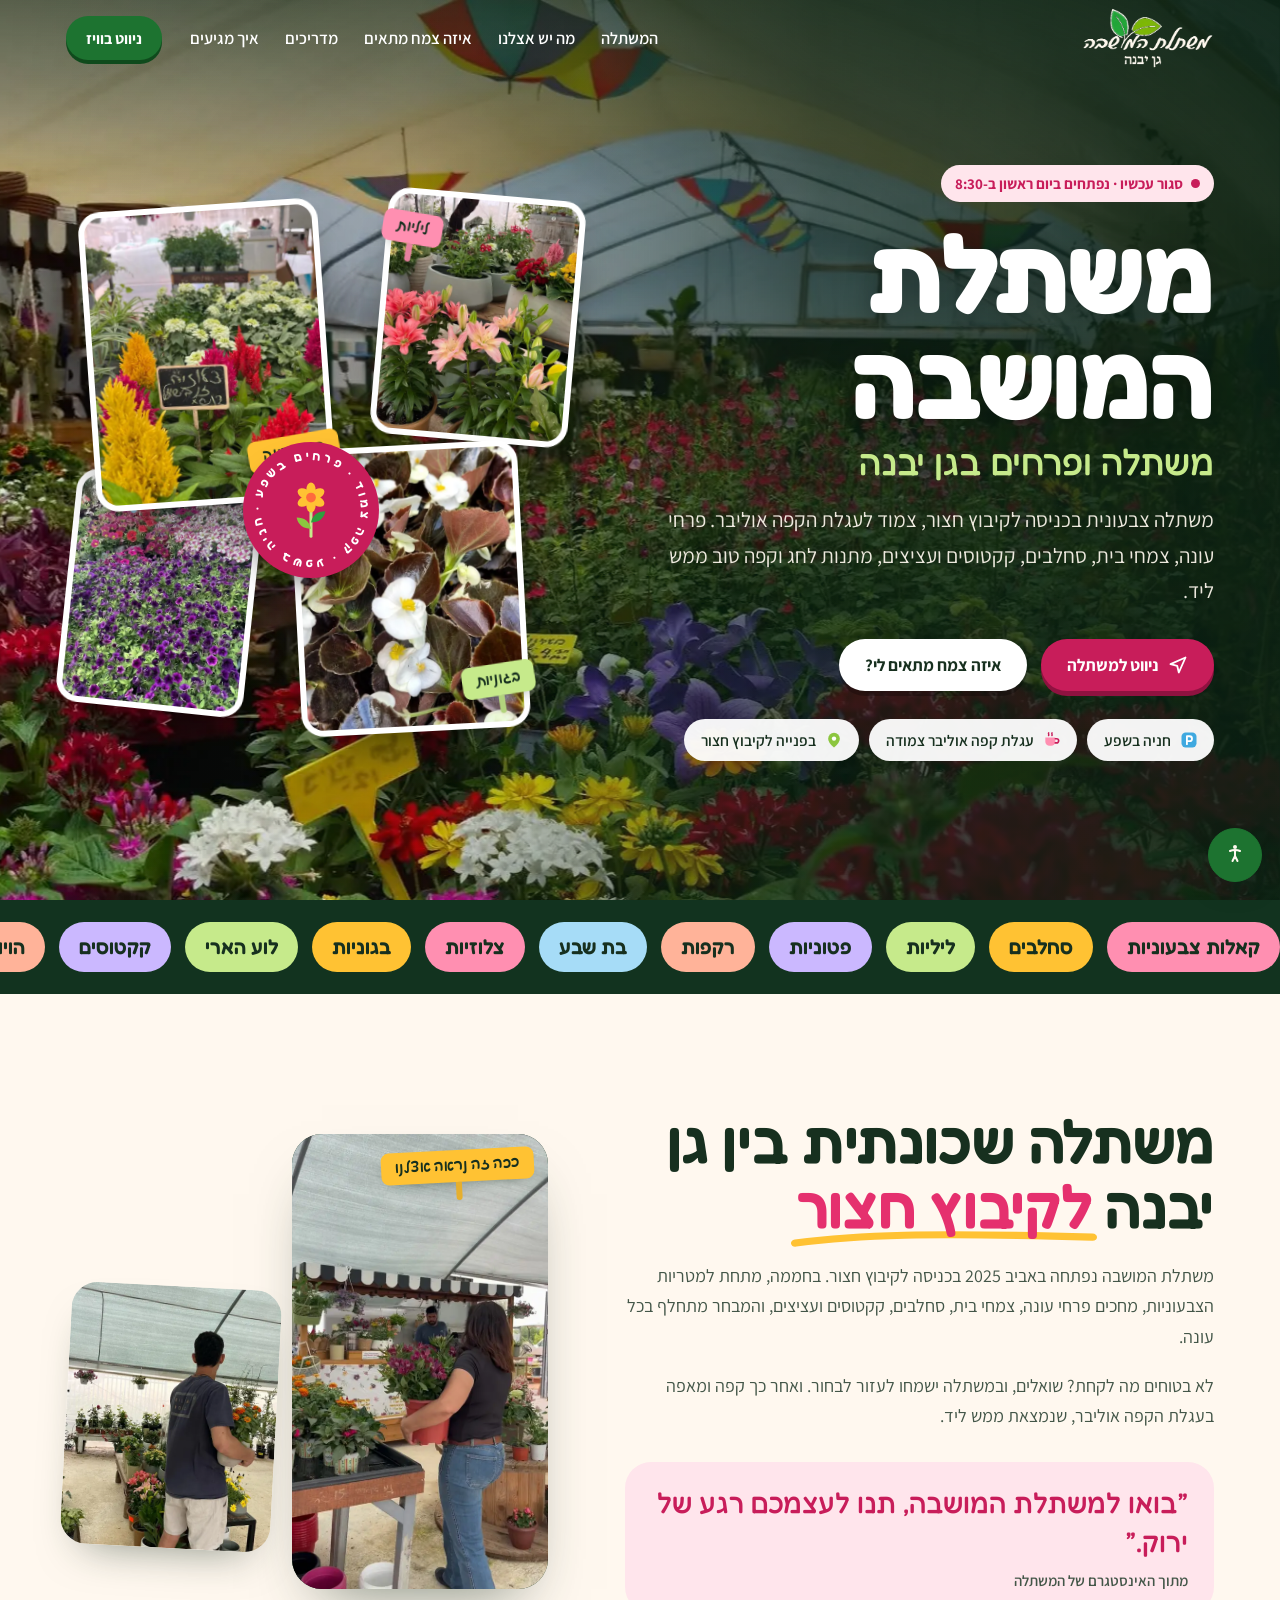
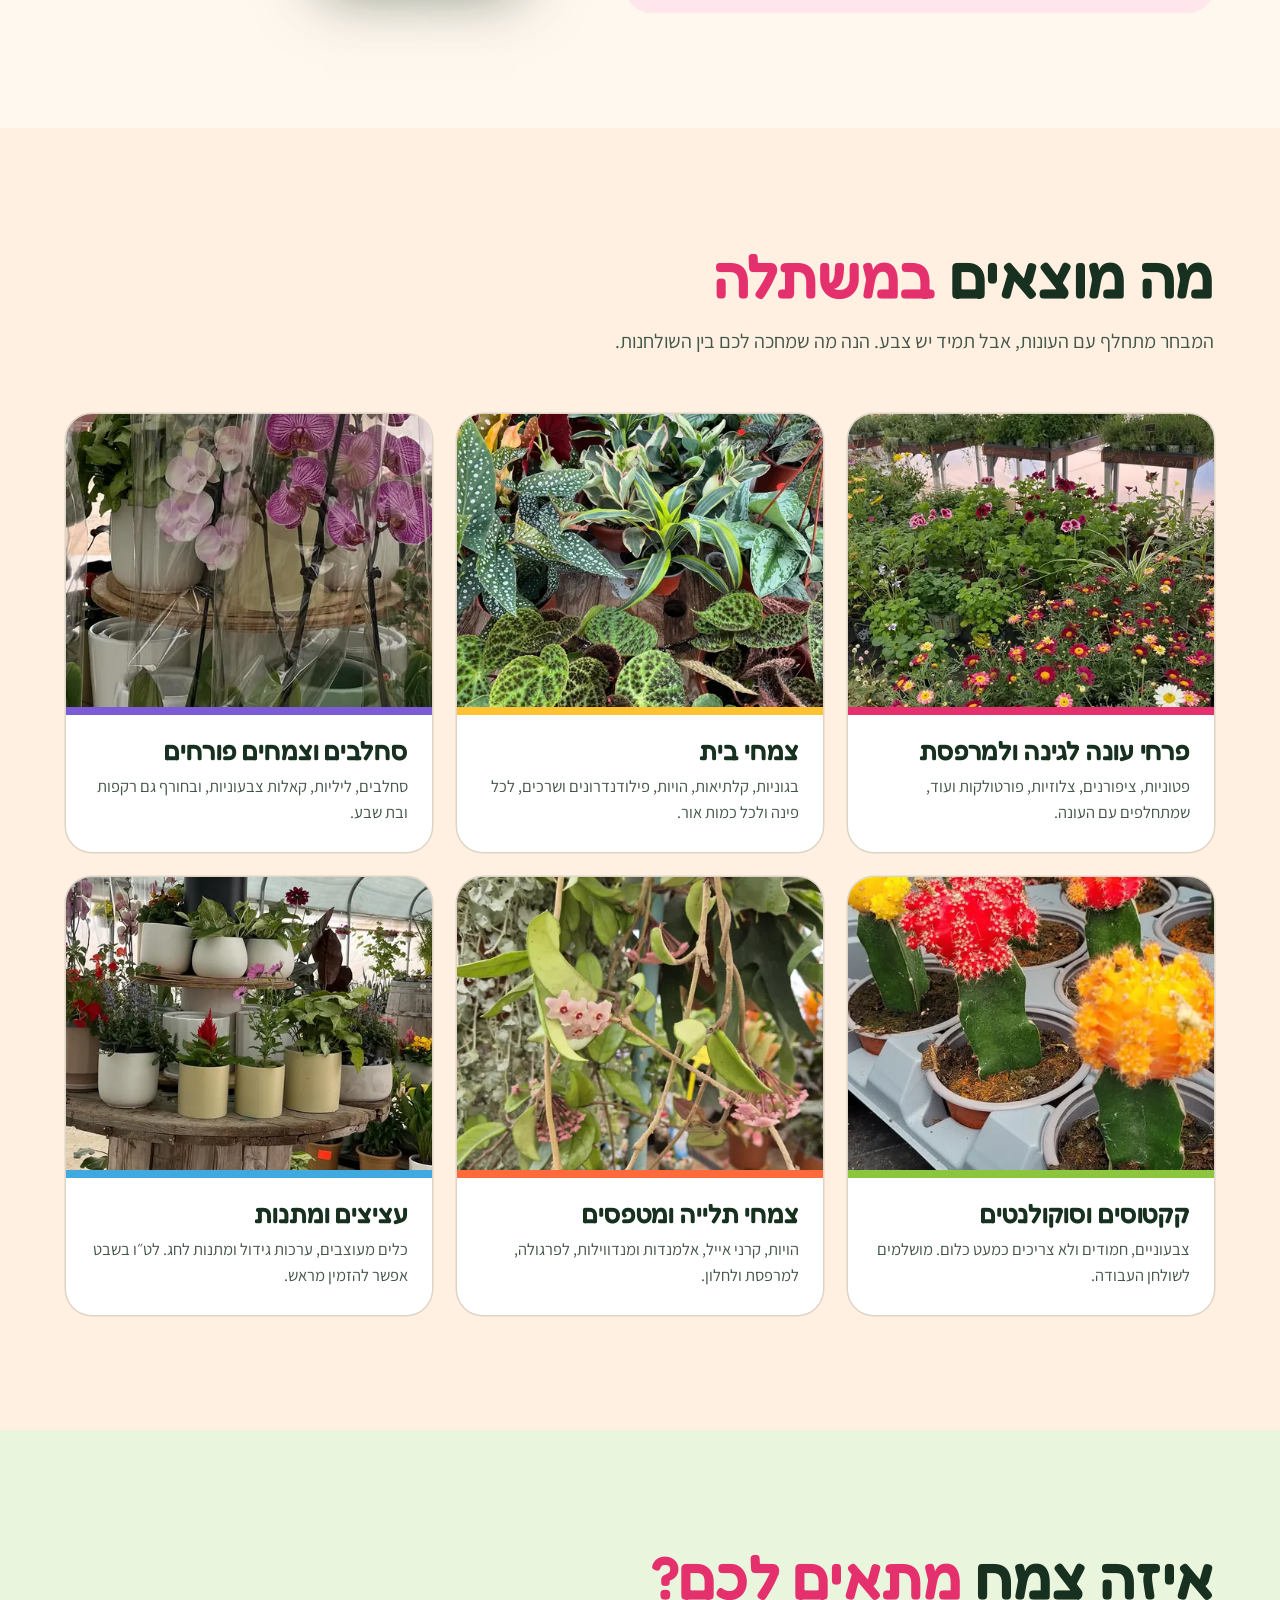
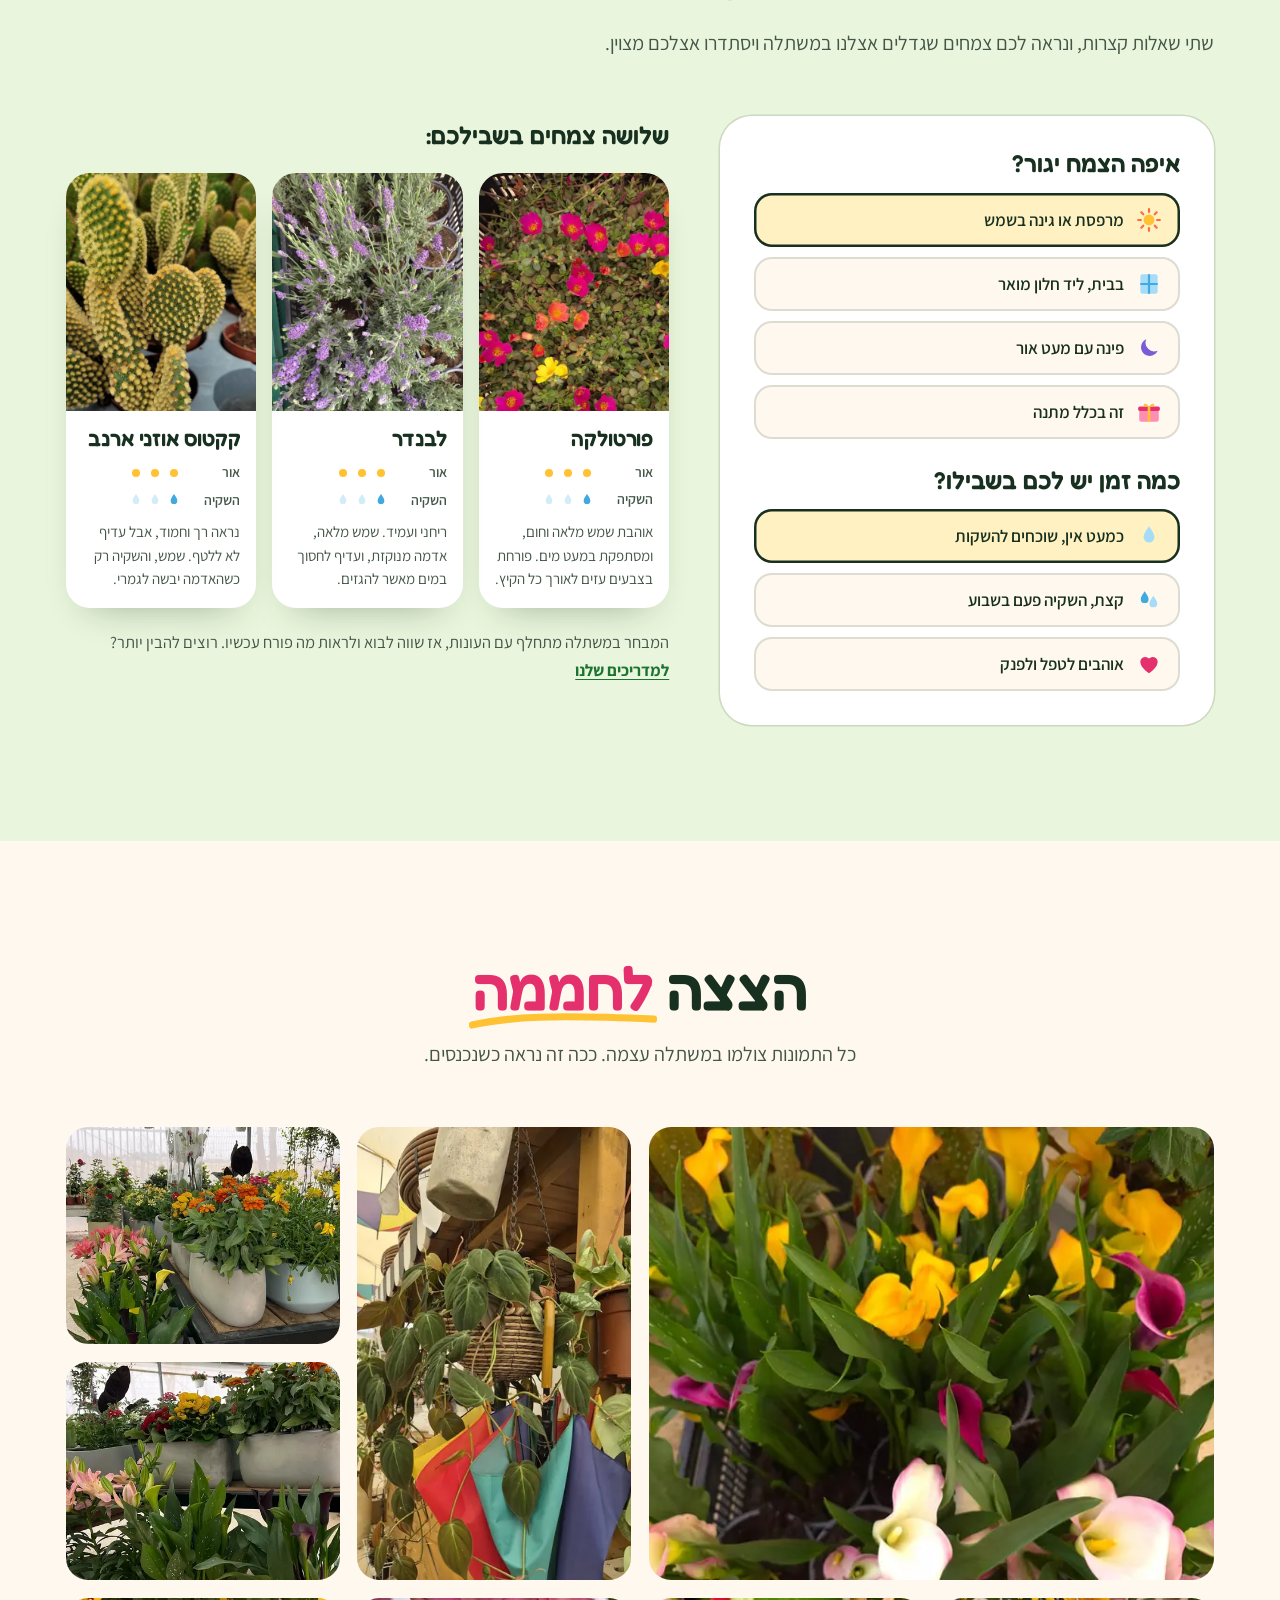
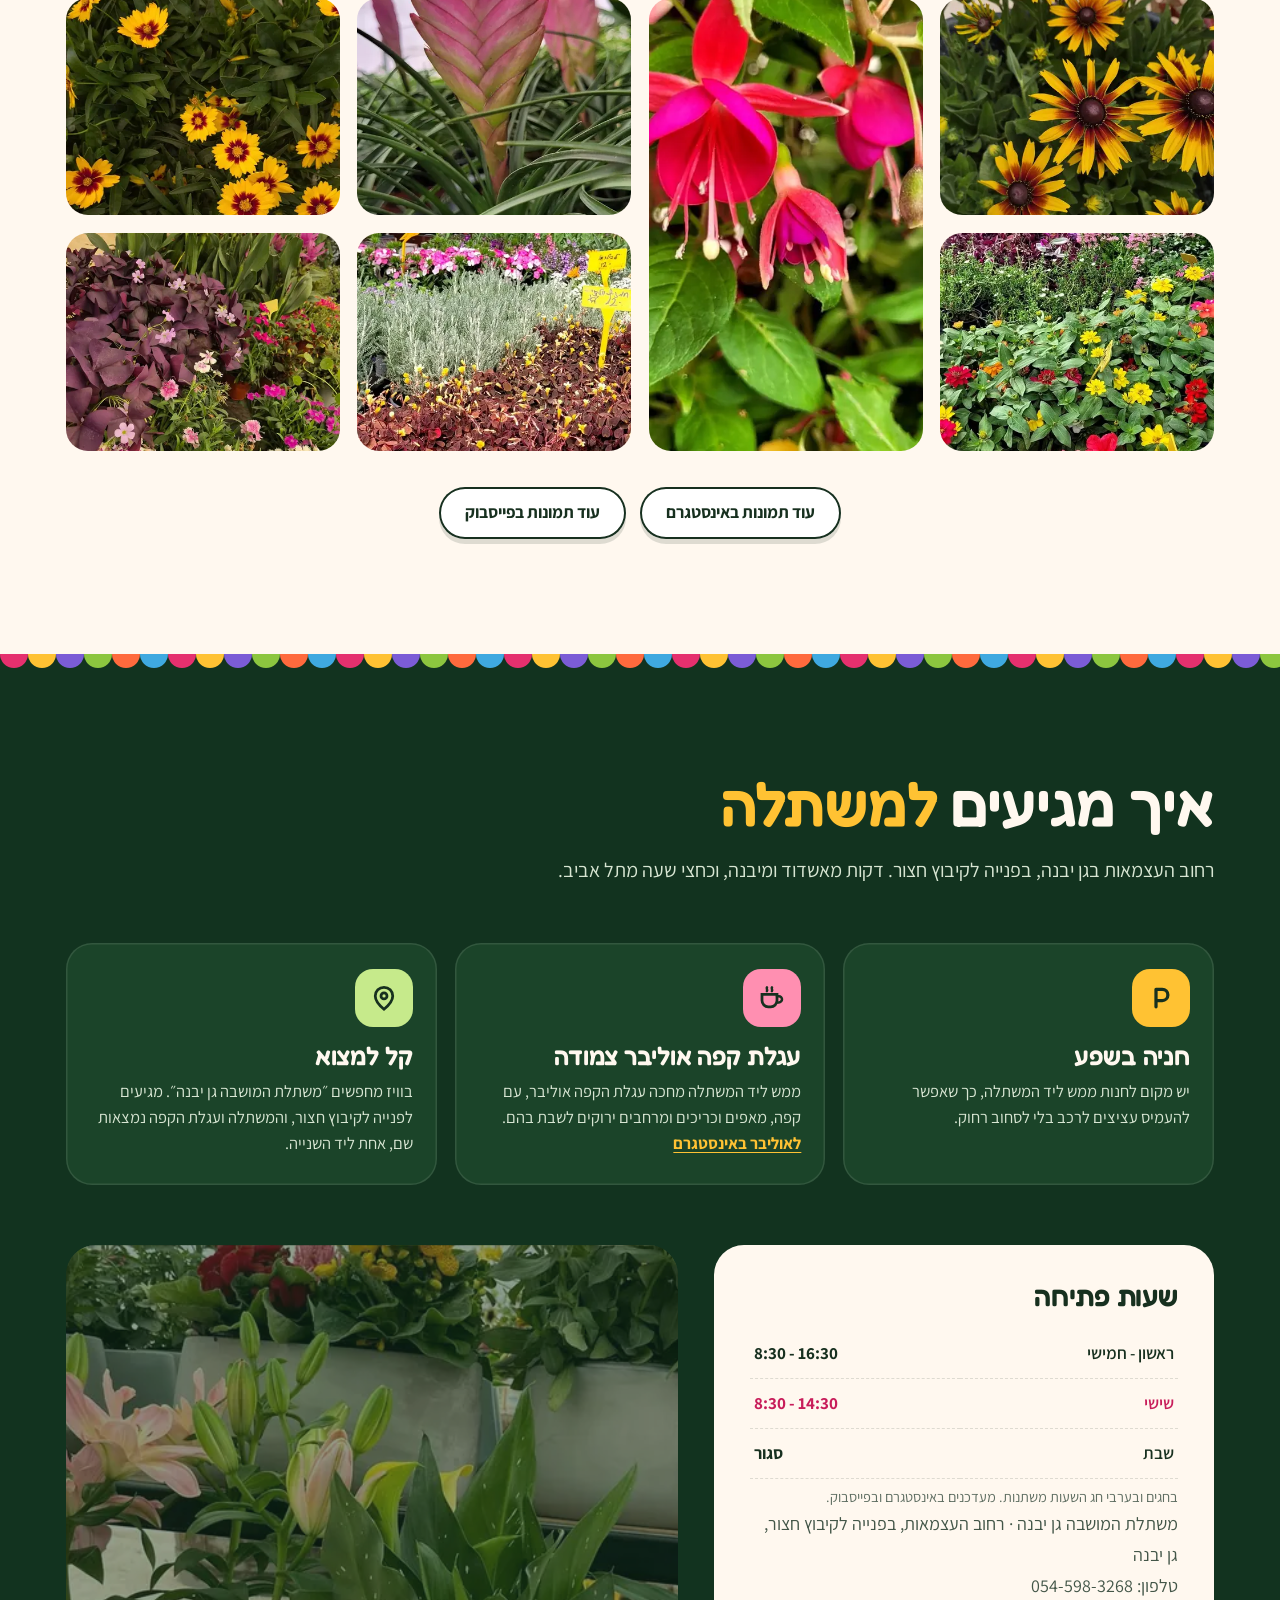
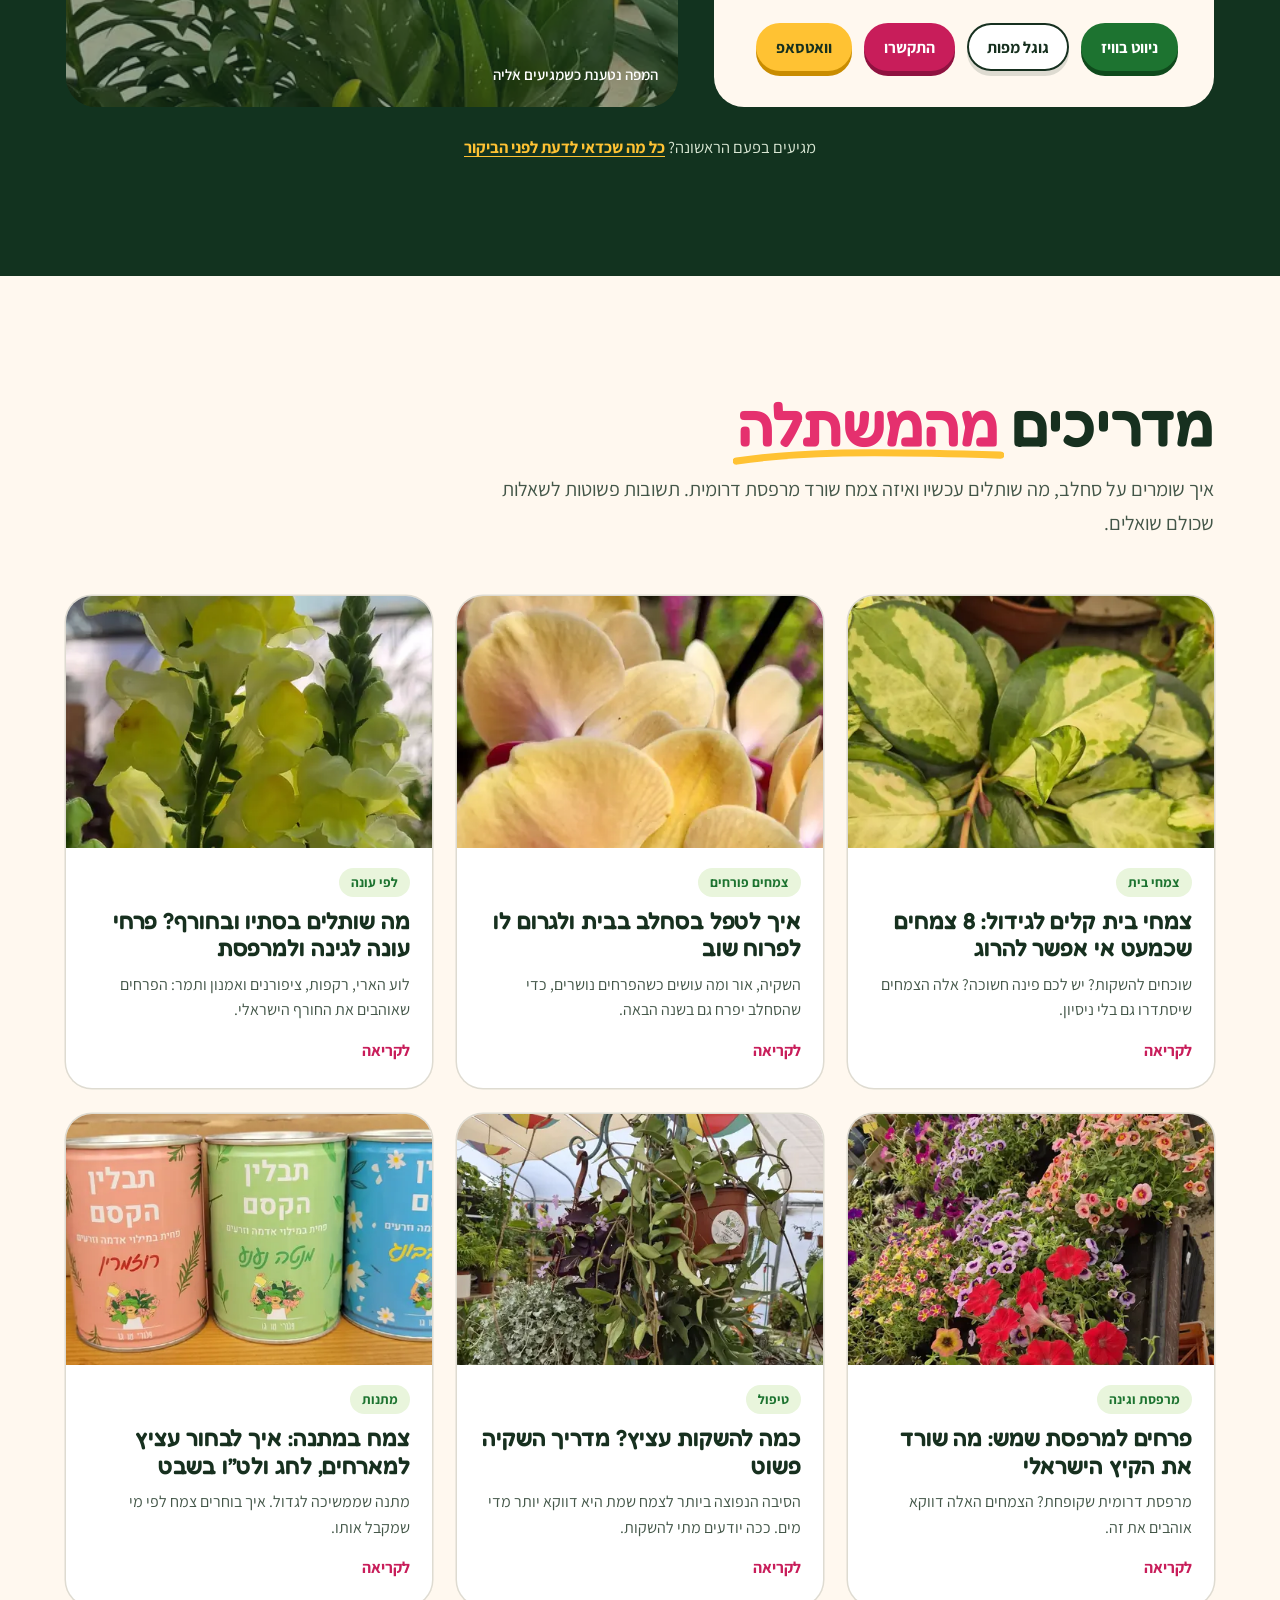
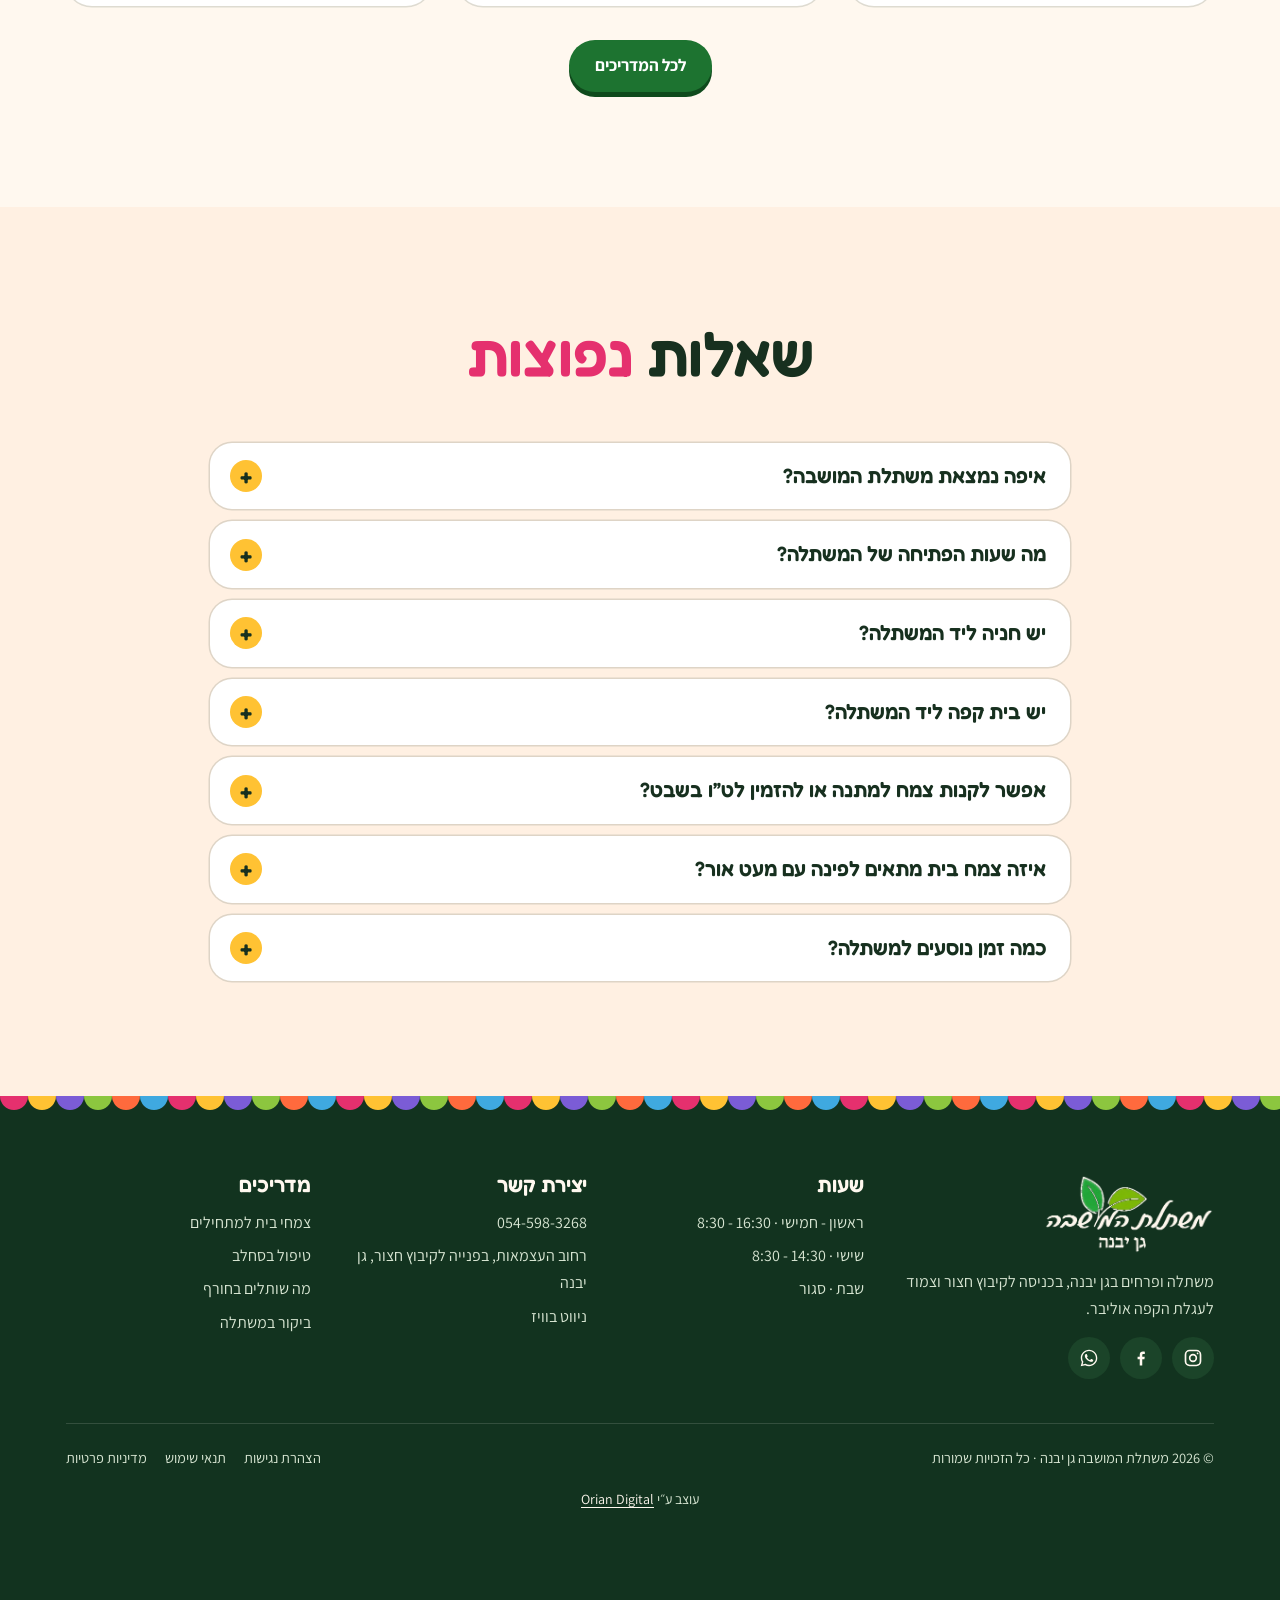
<file: index.html>
<!DOCTYPE html>
<html lang="he" dir="rtl">
<head>
<meta charset="UTF-8">
<meta name="viewport" content="width=device-width, initial-scale=1">
<meta http-equiv="Content-Security-Policy" content="default-src 'self'; base-uri 'self'; object-src 'none'; form-action 'self'; img-src 'self' data:; media-src 'self'; script-src 'self' 'sha256-d/ySZ1WiQ+UsI2MXkg0G7dQ5B7Lvl4PpArKC8Ow6lrA='; style-src 'self' 'unsafe-inline'; font-src 'self'; frame-src https://maps.google.com https://www.google.com; connect-src 'self'; upgrade-insecure-requests">
<meta name="referrer" content="strict-origin-when-cross-origin">
<title>משתלת המושבה גן יבנה | משתלה, פרחים וצמחי בית ליד קיבוץ חצור</title>
<meta name="description" content="משתלת המושבה בגן יבנה, בכניסה לקיבוץ חצור וצמוד לעגלת הקפה אוליבר: פרחי עונה, צמחי בית, סחלבים ועציצים. חניה בשפע. א-ה 8:30-16:30, ו 8:30-14:30.">
<link rel="canonical" href="https://oriantoledano-ship-it.github.io/moshava-nursery/">
<meta name="robots" content="index, follow, max-image-preview:large">
<meta property="og:type" content="website">
<meta property="og:locale" content="he_IL">
<meta property="og:site_name" content="משתלת המושבה גן יבנה">
<meta property="og:title" content="משתלת המושבה גן יבנה · משתלה ופרחים ליד קיבוץ חצור">
<meta property="og:description" content="פרחי עונה, צמחי בית, סחלבים ומתנות. צמוד לעגלת הקפה אוליבר, עם חניה בשפע.">
<meta property="og:url" content="https://oriantoledano-ship-it.github.io/moshava-nursery/">
<meta property="og:image" content="https://oriantoledano-ship-it.github.io/moshava-nursery/assets/img/og.jpg">
<meta property="og:image:width" content="1200">
<meta property="og:image:height" content="630">
<meta property="og:image:alt" content="משתלת המושבה גן יבנה">
<meta name="twitter:card" content="summary_large_image">
<meta name="theme-color" content="#FFF8EF">
<link rel="icon" href="favicon.ico" sizes="any">
<link rel="icon" type="image/png" sizes="32x32" href="assets/img/favicon-32.png">
<link rel="icon" type="image/png" sizes="192x192" href="assets/img/favicon-192.png">
<link rel="apple-touch-icon" href="assets/img/apple-touch-icon.png">
<link rel="sitemap" type="application/xml" href="sitemap.xml">
<script src="assets/framebust.js"></script>
<script src="assets/boot.js?v=5"></script>
<link rel="preload" href="assets/fonts/fredoka-400-700-hebrew.woff2" as="font" type="font/woff2" crossorigin>
<link rel="preload" as="image" href="assets/img/hero-tall-640.webp" imagesrcset="assets/img/hero-tall-640.webp 640w, assets/img/hero-tall-1020.webp 1020w" imagesizes="100vw" media="(max-width: 700px)">
<link rel="preload" as="image" href="assets/img/hero-wide-1536.webp" imagesrcset="assets/img/hero-wide-960.webp 960w, assets/img/hero-wide-1536.webp 1536w" imagesizes="100vw" media="(min-width: 701px)">
<link rel="stylesheet" href="assets/fonts.css?v=5">
<link rel="stylesheet" href="assets/site.css?v=5">
<link rel="stylesheet" href="assets/a11y.css?v=5">
<script src="assets/a11y.js?v=5"></script>
<script type="application/ld+json">
{"@context":"https://schema.org","@graph":[
{"@type":["GardenStore","Florist"],"@id":"https://oriantoledano-ship-it.github.io/moshava-nursery/#nursery","name":"משתלת המושבה גן יבנה","alternateName":["משתלת המושבה","Moshava Plant Nursery"],"description":"משתלה ופרחים בגן יבנה, בכניסה לקיבוץ חצור וצמוד לעגלת הקפה אוליבר: פרחי עונה, צמחי בית, סחלבים, קקטוסים, עציצים ומתנות לחג. חניה בשפע.","url":"https://oriantoledano-ship-it.github.io/moshava-nursery/","telephone":"+972-54-598-3268","foundingDate":"2025-04","knowsAbout":["צמחי בית","סחלבים","פרחי עונה","קקטוסים וסוקולנטים","עציצים ומתנות לחג"],"logo":"https://oriantoledano-ship-it.github.io/moshava-nursery/assets/img/logo.png","image":["https://oriantoledano-ship-it.github.io/moshava-nursery/assets/img/og.jpg","https://oriantoledano-ship-it.github.io/moshava-nursery/assets/img/hero-greenhouse-960.webp","https://oriantoledano-ship-it.github.io/moshava-nursery/assets/img/hero-wide-1536.webp"],"address":{"@type":"PostalAddress","streetAddress":"רחוב העצמאות, בפנייה לקיבוץ חצור","addressLocality":"גן יבנה","addressRegion":"מחוז המרכז","addressCountry":"IL"},"geo":{"@type":"GeoCoordinates","latitude":31.7855279,"longitude":34.7253582},"hasMap":"https://www.google.com/maps?q=31.7855279,34.7253582","openingHoursSpecification":[{"@type":"OpeningHoursSpecification","dayOfWeek":["Sunday","Monday","Tuesday","Wednesday","Thursday"],"opens":"08:30","closes":"16:30"},{"@type":"OpeningHoursSpecification","dayOfWeek":"Friday","opens":"08:30","closes":"14:30"}],"amenityFeature":[{"@type":"LocationFeatureSpecification","name":"חניה בשפע","value":true},{"@type":"LocationFeatureSpecification","name":"עגלת קפה צמודה (אוליבר)","value":true}],"areaServed":[{"@type":"City","name":"גן יבנה"},{"@type":"City","name":"אשדוד"},{"@type":"City","name":"יבנה"},{"@type":"Place","name":"קיבוץ חצור"}],"sameAs":["https://www.instagram.com/moshava.plant.nursery/","https://www.facebook.com/profile.php?id=61574868822469"]},
{"@type":"WebSite","@id":"https://oriantoledano-ship-it.github.io/moshava-nursery/#site","url":"https://oriantoledano-ship-it.github.io/moshava-nursery/","name":"משתלת המושבה גן יבנה","inLanguage":"he-IL","publisher":{"@id":"https://oriantoledano-ship-it.github.io/moshava-nursery/#nursery"}},
{"@type":"FAQPage","mainEntity":[
{"@type":"Question","name":"איפה נמצאת משתלת המושבה?","acceptedAnswer":{"@type":"Answer","text":"ברחוב העצמאות בגן יבנה, בפנייה לקיבוץ חצור, צמוד לעגלת הקפה אוליבר. בוויז מחפשים: משתלת המושבה גן יבנה."}},
{"@type":"Question","name":"מה שעות הפתיחה של המשתלה?","acceptedAnswer":{"@type":"Answer","text":"ראשון עד חמישי 8:30-16:30, שישי 8:30-14:30, שבת סגור. בחגים ובערבי חג השעות משתנות ומתעדכנות באינסטגרם ובפייסבוק של המשתלה."}},
{"@type":"Question","name":"יש חניה ליד המשתלה?","acceptedAnswer":{"@type":"Answer","text":"כן. יש חניה בשפע ממש ליד המשתלה, כך שאפשר להעמיס עציצים לרכב בלי לסחוב רחוק."}},
{"@type":"Question","name":"יש בית קפה ליד המשתלה?","acceptedAnswer":{"@type":"Answer","text":"כן. עגלת הקפה אוליבר נמצאת צמוד למשתלה, עם קפה, מאפים וכריכים ומרחבים ירוקים לשבת בהם."}},
{"@type":"Question","name":"אפשר לקנות צמח למתנה או להזמין לט״ו בשבט?","acceptedAnswer":{"@type":"Answer","text":"כן. יש במשתלה צמחי בית, סחלבים, עציצים מעוצבים וערכות גידול שמתאימים למתנה, ולקראת ט״ו בשבט המשתלה מקבלת הזמנות מראש. כדאי להתקשר ל-054-598-3268."}},
{"@type":"Question","name":"איזה צמח בית מתאים לפינה עם מעט אור?","acceptedAnswer":{"@type":"Answer","text":"סנסיווריה (לשון חמותך) היא הבחירה הבטוחה ביותר, ואחריה שרכים וצמחי תלייה כמו קרן אייל. במשתלה ישמחו לעזור לבחור לפי המקום שיש לכם בבית."}},
{"@type":"Question","name":"כמה זמן נוסעים למשתלה?","acceptedAnswer":{"@type":"Answer","text":"המשתלה נמצאת בין גן יבנה לקיבוץ חצור, דקות ספורות מאשדוד ומיבנה, וכחצי שעה נסיעה מתל אביב."}}
]}
]}
</script>
<script type="speculationrules">{"prefetch":[{"where":{"href_matches":"/moshava-nursery/*"},"eagerness":"moderate"}]}</script>
</head>
<body class="photo-hero">

<header class="hdr" id="hdr">
  <div class="wrap hdr-in">
    <a href="#top" class="brand" aria-label="משתלת המושבה גן יבנה - לראש העמוד"><img class="logo-dark" src="assets/img/logo-360.png" alt="משתלת המושבה גן יבנה" width="360" height="169"><img class="logo-light" src="assets/img/logo-360-light.png" alt="" width="360" height="169"></a>
    <nav class="nav" aria-label="ניווט ראשי">
      <a href="#story">המשתלה</a>
      <a href="#plants">מה יש אצלנו</a>
      <a href="#finder">איזה צמח מתאים</a>
      <a href="blog/">מדריכים</a>
      <a href="#visit">איך מגיעים</a>
    </nav>
    <a class="btn btn--leaf hdr-cta" href="https://waze.com/ul?ll=31.7855279,34.7253582&amp;navigate=yes" target="_blank" rel="noopener noreferrer">ניווט בוויז</a>
    <button class="burger" type="button" aria-label="פתיחת תפריט" aria-expanded="false" aria-controls="drawer"><span></span><span></span><span></span></button>
  </div>
</header>

<div class="drawer" id="drawer" aria-hidden="true">
  <div class="scallop" aria-hidden="true"></div>
  <a href="#story">המשתלה</a>
  <a href="#plants">מה יש אצלנו</a>
  <a href="#finder">איזה צמח מתאים</a>
  <a href="blog/">מדריכים</a>
  <a href="#visit">איך מגיעים</a>
  <a class="btn btn--sun" href="tel:+972545983268">התקשרו: <span dir="ltr">054-598-3268</span></a>
</div>

<main id="top">

<section class="hero" aria-labelledby="h1">
  <picture class="hero-bg">
    <source media="(max-width: 700px)" srcset="assets/img/hero-tall-640.webp 640w, assets/img/hero-tall-1020.webp 1020w" sizes="100vw" width="640" height="1067">
    <img src="assets/img/hero-wide-1536.webp" srcset="assets/img/hero-wide-960.webp 960w, assets/img/hero-wide-1536.webp 1536w" sizes="100vw" width="1536" height="864" alt="החממה של משתלת המושבה בגן יבנה: שולחנות של פרחים צבעוניים ומטריות צבעוניות שתלויות מהתקרה" fetchpriority="high">
  </picture>
  <div class="wrap hero-in">
    <div class="hero-txt">
      <p class="open-badge" data-open hidden></p>
      <h1 id="h1"><span class="h1-name">משתלת המושבה</span><span class="h1-sub">משתלה ופרחים בגן יבנה</span></h1>
      <p class="hero-lead">משתלה צבעונית בכניסה לקיבוץ חצור, צמוד לעגלת הקפה אוליבר. פרחי עונה, צמחי בית, סחלבים, קקטוסים ועציצים, מתנות לחג וקפה טוב ממש ליד.</p>
      <div class="hero-cta">
        <a class="btn" href="https://waze.com/ul?ll=31.7855279,34.7253582&amp;navigate=yes" target="_blank" rel="noopener noreferrer">
          <svg viewBox="0 0 24 24" fill="none" stroke="currentColor" stroke-width="2.2" stroke-linecap="round" stroke-linejoin="round" aria-hidden="true"><path d="M3 11 21 3l-8 18-2-8-8-2z"/></svg>ניווט למשתלה</a>
        <a class="btn btn--ghost" href="#finder">איזה צמח מתאים לי?</a>
      </div>
      <ul class="facts" aria-label="בקצרה">
        <li><svg viewBox="0 0 24 24" fill="none" aria-hidden="true"><rect x="3" y="3" width="18" height="18" rx="5" fill="#3FA9E0"/><path d="M9.5 17V7.5h3.2a2.9 2.9 0 0 1 0 5.8H9.5" stroke="#fff" stroke-width="2.2" stroke-linecap="round" stroke-linejoin="round"/></svg>חניה בשפע</li>
        <li><svg viewBox="0 0 24 24" fill="none" aria-hidden="true"><path d="M4 9h12v5a5 5 0 0 1-5 5H9a5 5 0 0 1-5-5V9z" fill="#FF8FB1"/><path d="M16 10.5h1.5a2.5 2.5 0 0 1 0 5H16" stroke="#C81D5A" stroke-width="2" stroke-linecap="round"/><path d="M8 3.5c-.8 1 .8 2-.1 3M12 3.5c-.8 1 .8 2-.1 3" stroke="#C81D5A" stroke-width="1.8" stroke-linecap="round"/></svg>עגלת קפה אוליבר צמודה</li>
        <li><svg viewBox="0 0 24 24" fill="none" aria-hidden="true"><path d="M12 21c4.6-3.8 7-7.3 7-10.6a7 7 0 1 0-14 0C5 13.7 7.4 17.2 12 21z" fill="#8CC63F"/><circle cx="12" cy="10.3" r="2.6" fill="#fff"/></svg>בפנייה לקיבוץ חצור</li>
      </ul>
    </div>
    <div class="collage" aria-label="תמונות מהמשתלה">
      <figure class="hc hc-1">
        <img src="assets/img/hero-celosia-480.webp" srcset="assets/img/hero-celosia-480.webp 480w, assets/img/hero-celosia-960.webp 960w" sizes="(max-width: 700px) 24vw, 280px" width="480" height="600" alt="צלוזיות אדומות וצהובות ושלט גיר על שולחן פרחים במשתלת המושבה בגן יבנה" decoding="async">
        <span class="tag">פרחי עונה</span>
      </figure>
      <figure class="hc hc-2">
        <img src="assets/img/hero-lily-480.webp" srcset="assets/img/hero-lily-480.webp 480w, assets/img/hero-lily-960.webp 960w" sizes="(max-width: 700px) 24vw, 230px" width="480" height="600" alt="ליליות ורודות פורחות בעציצים במשתלה" decoding="async">
        <span class="tag tag--rose">ליליות</span>
      </figure>
      <figure class="hc hc-3">
        <img src="assets/img/b-begonia-480.webp" srcset="assets/img/b-begonia-480.webp 480w, assets/img/b-begonia-960.webp 960w" sizes="(max-width: 700px) 24vw, 270px" width="480" height="600" alt="בגוניות עם פרחים לבנים ועלים בורדו במשתלה" decoding="async">
        <span class="tag tag--lime">בגוניות</span>
      </figure>
      <figure class="hc hc-4">
        <img src="assets/img/hero-petunia-480.webp" srcset="assets/img/hero-petunia-480.webp 480w, assets/img/hero-petunia-960.webp 960w" sizes="(max-width: 700px) 24vw, 220px" width="480" height="600" alt="שולחן פטוניות סגולות וורודות במשתלה בגן יבנה" decoding="async">
        <span class="tag tag--sky">פטוניות</span>
      </figure>
      <div class="stamp" aria-hidden="true">
      <div class="stamp-disc"></div>
      <svg class="stamp-ring" viewBox="0 0 136 136"><path id="stampRing" d="M18 68a50 50 0 1 1 100 0a50 50 0 1 1-100 0" fill="none"/><text><textPath href="#stampRing" textLength="306" lengthAdjust="spacing">· עפשב םיחרפ · דומצ הפק · עפשב הינח</textPath></text></svg>
      <div class="stamp-mid"><svg viewBox="0 0 48 48"><path d="M24 45V19" stroke="#C6EA8B" stroke-width="2.4" stroke-linecap="round"/><path d="M24 39c-1.2-6-5.4-9-11.5-9 1.2 6 5.4 9 11.5 9z" fill="#8CC63F"/><path d="M24 34c1.2-6 5.4-9 11.5-9-1.2 6-5.4 9-11.5 9z" fill="#2E9E3E"/><g transform="translate(24 14)" fill="#FFC233"><ellipse cx="0" cy="-6.2" rx="3.7" ry="5.8" transform="rotate(0)"/><ellipse cx="0" cy="-6.2" rx="3.7" ry="5.8" transform="rotate(60)"/><ellipse cx="0" cy="-6.2" rx="3.7" ry="5.8" transform="rotate(120)"/><ellipse cx="0" cy="-6.2" rx="3.7" ry="5.8" transform="rotate(180)"/><ellipse cx="0" cy="-6.2" rx="3.7" ry="5.8" transform="rotate(240)"/><ellipse cx="0" cy="-6.2" rx="3.7" ry="5.8" transform="rotate(300)"/></g><circle cx="24" cy="14" r="3.9" fill="#FF6A3D"/></svg></div>
    </div>
    </div>
  </div>
</section>

<div class="marq" aria-hidden="true">
  <div class="marq-track">
    <span>קאלות צבעוניות</span><span>סחלבים</span><span>ליליות</span><span>פטוניות</span><span>רקפות</span><span>בת שבע</span><span>צלוזיות</span><span>בגוניות</span><span>לוע הארי</span><span>קקטוסים</span><span>הויות</span><span>מנדווילות</span><span>אלמנדות</span><span>לבנדר</span><span>שרכים</span><span>קלתיאות</span>
  </div>
</div>

<section class="sec story" id="story" aria-labelledby="story-h">
  <div class="wrap">
    <div class="story-txt rv">
      <h2 id="story-h">משתלה שכונתית בין גן יבנה <em>לקיבוץ חצור</em></h2>
      <p>משתלת המושבה נפתחה באביב 2025 בכניסה לקיבוץ חצור. בחממה, מתחת למטריות הצבעוניות, מחכים פרחי עונה, צמחי בית, סחלבים, קקטוסים ועציצים, והמבחר מתחלף בכל עונה.</p>
      <p>לא בטוחים מה לקחת? שואלים, ובמשתלה ישמחו לעזור לבחור. ואחר כך קפה ומאפה בעגלת הקפה אוליבר, שנמצאת ממש ליד.</p>
      <blockquote class="quote">״בואו למשתלת המושבה, תנו לעצמכם רגע של ירוק.״<cite>מתוך האינסטגרם של המשתלה</cite></blockquote>
    </div>
    <div class="story-media rv">
      <div class="reel">
        <video data-reel muted loop playsinline preload="none" poster="assets/img/reel-poster.webp" width="432" height="768" aria-label="סרטון קצר: סידור עציצים פורחים במשתלה">
          <source src="assets/media/nursery-432.mp4" type="video/mp4">
        </video>
        <span class="tag">ככה זה נראה אצלנו</span>
      </div>
      <figure class="story-pic">
        <img src="assets/img/story-carry-480.webp" srcset="assets/img/story-carry-480.webp 480w, assets/img/story-carry-960.webp 960w" sizes="(max-width: 900px) 40vw, 230px" width="480" height="600" alt="סידור עציצים פורחים בין שולחנות החממה" loading="lazy" decoding="async">
      </figure>
    </div>
  </div>
</section>

<section class="sec cats" id="plants" aria-labelledby="plants-h">
  <div class="wrap">
    <header class="sec-head rv">
      <h2 id="plants-h">מה מוצאים <em>במשתלה</em></h2>
      <p class="lede">המבחר מתחלף עם העונות, אבל תמיד יש צבע. הנה מה שמחכה לכם בין השולחנות.</p>
    </header>
    <ul class="cat-grid">
      <li class="cat rv">
        <div class="cat-img"><img src="assets/img/cat-season-480.webp" srcset="assets/img/cat-season-480.webp 480w, assets/img/cat-season-960.webp 960w" sizes="(max-width: 640px) 42vw, (max-width: 900px) 46vw, 380px" width="480" height="600" alt="שולחנות פרחי עונה צבעוניים בחממה של המשתלה" loading="lazy" decoding="async"></div>
        <div class="cat-body"><h3>פרחי עונה לגינה ולמרפסת</h3><p>פטוניות, ציפורנים, צלוזיות, פורטולקות ועוד, שמתחלפים עם העונה.</p></div>
      </li>
      <li class="cat rv">
        <div class="cat-img"><img src="assets/img/cat-house-480.webp" srcset="assets/img/cat-house-480.webp 480w, assets/img/cat-house-960.webp 960w" sizes="(max-width: 640px) 42vw, (max-width: 900px) 46vw, 380px" width="480" height="600" alt="צמחי בית עם עלים מנוקדים ומפוספסים במשתלה" loading="lazy" decoding="async"></div>
        <div class="cat-body"><h3>צמחי בית</h3><p>בגוניות, קלתיאות, הויות, פילודנדרונים ושרכים, לכל פינה ולכל כמות אור.</p></div>
      </li>
      <li class="cat rv">
        <div class="cat-img"><img src="assets/img/cat-orchid-480.webp" srcset="assets/img/cat-orchid-480.webp 480w, assets/img/cat-orchid-960.webp 960w" sizes="(max-width: 640px) 42vw, (max-width: 900px) 46vw, 380px" width="480" height="600" alt="סחלבים סגולים ולבנים בעציצים במשתלת המושבה" loading="lazy" decoding="async"></div>
        <div class="cat-body"><h3>סחלבים וצמחים פורחים</h3><p>סחלבים, ליליות, קאלות צבעוניות, ובחורף גם רקפות ובת שבע.</p></div>
      </li>
      <li class="cat rv">
        <div class="cat-img"><img src="assets/img/cat-cactus-480.webp" srcset="assets/img/cat-cactus-480.webp 480w, assets/img/cat-cactus-960.webp 960w" sizes="(max-width: 640px) 42vw, (max-width: 900px) 46vw, 380px" width="480" height="600" alt="קקטוסים צבעוניים באדום, צהוב וכתום במשתלה" loading="lazy" decoding="async"></div>
        <div class="cat-body"><h3>קקטוסים וסוקולנטים</h3><p>צבעוניים, חמודים ולא צריכים כמעט כלום. מושלמים לשולחן העבודה.</p></div>
      </li>
      <li class="cat rv">
        <div class="cat-img"><img src="assets/img/cat-hanging-480.webp" srcset="assets/img/cat-hanging-480.webp 480w, assets/img/cat-hanging-960.webp 960w" sizes="(max-width: 640px) 42vw, (max-width: 900px) 46vw, 380px" width="480" height="600" alt="הויה פורחת תלויה מתקרת החממה" loading="lazy" decoding="async"></div>
        <div class="cat-body"><h3>צמחי תלייה ומטפסים</h3><p>הויות, קרני אייל, אלמנדות ומנדווילות, לפרגולה, למרפסת ולחלון.</p></div>
      </li>
      <li class="cat rv">
        <div class="cat-img"><img src="assets/img/cat-pots-480.webp" srcset="assets/img/cat-pots-480.webp 480w, assets/img/cat-pots-960.webp 960w" sizes="(max-width: 640px) 42vw, (max-width: 900px) 46vw, 380px" width="480" height="600" alt="עציצים מעוצבים בגווני פסטל על שולחן עץ במשתלה" loading="lazy" decoding="async"></div>
        <div class="cat-body"><h3>עציצים ומתנות</h3><p>כלים מעוצבים, ערכות גידול ומתנות לחג. לט״ו בשבט אפשר להזמין מראש.</p></div>
      </li>
    </ul>
  </div>
</section>

<section class="sec finder" id="finder" aria-labelledby="finder-h">
  <div class="wrap">
    <header class="sec-head rv">
      <h2 id="finder-h">איזה צמח <em>מתאים לכם?</em></h2>
      <p class="lede">שתי שאלות קצרות, ונראה לכם צמחים שגדלים אצלנו במשתלה ויסתדרו אצלכם מצוין.</p>
    </header>
    <div class="fd">
      <form class="fd-q rv" id="finderForm" aria-label="מציאת צמח מתאים">
        <fieldset>
          <legend>איפה הצמח יגור?</legend>
          <div class="fd-opts">
            <label class="opt"><input type="radio" name="place" value="sun" checked><span class="opt-in"><svg viewBox="0 0 24 24" aria-hidden="true"><circle cx="12" cy="12" r="5" fill="#FFC233"/><path d="M12 2v2.5M12 19.5V22M2 12h2.5M19.5 12H22M4.9 4.9l1.8 1.8M17.3 17.3l1.8 1.8M4.9 19.1l1.8-1.8M17.3 6.7l1.8-1.8" stroke="#FF6A3D" stroke-width="2" stroke-linecap="round"/></svg><span class="lb-l">מרפסת או גינה בשמש</span><span class="lb-s">מרפסת בשמש</span></span></label>
            <label class="opt"><input type="radio" name="place" value="bright"><span class="opt-in"><svg viewBox="0 0 24 24" aria-hidden="true"><rect x="4" y="3" width="16" height="18" rx="2" fill="#A6DCF7"/><path d="M12 3v18M4 12h16" stroke="#3FA9E0" stroke-width="2"/></svg><span class="lb-l">בבית, ליד חלון מואר</span><span class="lb-s">ליד חלון מואר</span></span></label>
            <label class="opt"><input type="radio" name="place" value="shade"><span class="opt-in"><svg viewBox="0 0 24 24" aria-hidden="true"><path d="M20 14.5A8 8 0 0 1 9.5 4a8 8 0 1 0 10.5 10.5z" fill="#7B5CD6"/></svg><span class="lb-l">פינה עם מעט אור</span><span class="lb-s">מעט אור</span></span></label>
            <label class="opt"><input type="radio" name="place" value="gift"><span class="opt-in"><svg viewBox="0 0 24 24" aria-hidden="true"><rect x="3" y="9" width="18" height="12" rx="2" fill="#FF8FB1"/><rect x="2" y="7" width="20" height="4" rx="1.5" fill="#E5306E"/><path d="M12 7v14" stroke="#FFC233" stroke-width="2.4"/><path d="M12 7c-1.5-3-5-3.5-5-1.5S10 7 12 7zm0 0c1.5-3 5-3.5 5-1.5S14 7 12 7z" fill="#FFC233"/></svg><span class="lb-l">זה בכלל מתנה</span><span class="lb-s">זה למתנה</span></span></label>
          </div>
        </fieldset>
        <fieldset>
          <legend>כמה זמן יש לכם בשבילו?</legend>
          <div class="fd-opts fd-opts--care">
            <label class="opt"><input type="radio" name="care" value="1" checked><span class="opt-in"><svg viewBox="0 0 24 24" aria-hidden="true"><path d="M12 3c3 4.5 5 7.4 5 10a5 5 0 0 1-10 0c0-2.6 2-5.5 5-10z" fill="#A6DCF7"/></svg><span class="lb-l">כמעט אין, שוכחים להשקות</span><span class="lb-s">שוכחים להשקות</span></span></label>
            <label class="opt"><input type="radio" name="care" value="2"><span class="opt-in"><svg viewBox="0 0 24 24" aria-hidden="true"><path d="M8 4c2.2 3.2 3.6 5.3 3.6 7.2a3.6 3.6 0 0 1-7.2 0C4.4 9.3 5.8 7.2 8 4z" fill="#3FA9E0"/><path d="M16 8c2.2 3.2 3.6 5.3 3.6 7.2a3.6 3.6 0 0 1-7.2 0c0-1.9 1.4-4 3.6-7.2z" fill="#A6DCF7"/></svg><span class="lb-l">קצת, השקיה פעם בשבוע</span><span class="lb-s">פעם בשבוע</span></span></label>
            <label class="opt"><input type="radio" name="care" value="3"><span class="opt-in"><svg viewBox="0 0 24 24" aria-hidden="true"><path d="M12 20.5s-8-4.9-8-10.6A4.6 4.6 0 0 1 12 7a4.6 4.6 0 0 1 8 2.9c0 5.7-8 10.6-8 10.6z" fill="#E5306E"/></svg><span class="lb-l">אוהבים לטפל ולפנק</span><span class="lb-s">אוהבים לפנק</span></span></label>
          </div>
        </fieldset>
      </form>
      <div class="fd-res rv" aria-live="polite">
        <p class="fd-res-h">שלושה צמחים בשבילכם:</p>
        <ul class="fd-list" id="finderList">
          <li class="pl"><div class="pl-img"><img src="assets/img/p-portulaca-480.webp" width="480" height="600" alt="פורטולקה פורחת בוורוד וכתום" loading="lazy" decoding="async"></div><div class="pl-body"><h3>פורטולקה</h3><p>אוהבת שמש מלאה וחום, ומסתפקת במעט מים. פורחת בצבעים עזים לאורך כל הקיץ.</p></div></li>
          <li class="pl"><div class="pl-img"><img src="assets/img/p-lavender-480.webp" width="480" height="600" alt="לבנדר פורח בסגול" loading="lazy" decoding="async"></div><div class="pl-body"><h3>לבנדר</h3><p>ריחני ועמיד. שמש מלאה, אדמה מנוקזת, ועדיף לחסוך במים מאשר להגזים.</p></div></li>
          <li class="pl"><div class="pl-img"><img src="assets/img/p-bunny-480.webp" width="480" height="600" alt="קקטוס אוזני ארנב בעציץ" loading="lazy" decoding="async"></div><div class="pl-body"><h3>קקטוס אוזני ארנב</h3><p>נראה רך וחמוד, אבל עדיף לא ללטף. שמש, והשקיה רק כשהאדמה יבשה לגמרי.</p></div></li>
        </ul>
        <p class="fd-note">המבחר במשתלה מתחלף עם העונות, אז שווה לבוא ולראות מה פורח עכשיו. רוצים להבין יותר? <a href="blog/">למדריכים שלנו</a></p>
      </div>
    </div>
  </div>
</section>

<section class="sec gallery" id="gallery" aria-labelledby="gal-h">
  <div class="wrap">
    <header class="sec-head is-center rv">
      <h2 id="gal-h">הצצה <em>לחממה</em></h2>
      <p class="lede">כל התמונות צולמו במשתלה עצמה. ככה זה נראה כשנכנסים.</p>
    </header>
    <ul class="gal-grid">
      <li class="g-wide rv"><img src="assets/img/g-calla-640.webp" srcset="assets/img/g-calla-640.webp 640w, assets/img/g-calla-1200.webp 1200w" sizes="(max-width: 900px) 92vw, 600px" width="640" height="480" alt="קאלות צבעוניות בצהוב, ורוד ולבן במשתלת המושבה" loading="lazy" decoding="async"></li>
      <li class="g-tall rv"><img src="assets/img/g-umbrella-480.webp" srcset="assets/img/g-umbrella-480.webp 480w, assets/img/g-umbrella-960.webp 960w" sizes="(max-width: 900px) 46vw, 300px" width="480" height="600" alt="מטרייה צבעונית וצמחי תלייה בחממה" loading="lazy" decoding="async"></li>
      <li class="rv"><img src="assets/img/g-tables-480.webp" srcset="assets/img/g-tables-480.webp 480w, assets/img/g-tables-960.webp 960w" sizes="(max-width: 900px) 46vw, 300px" width="480" height="600" alt="שולחנות עם עציצי פרחים כתומים ולבנים" loading="lazy" decoding="async"></li>
      <li class="rv"><img src="assets/img/g-lilies-480.webp" srcset="assets/img/g-lilies-480.webp 480w, assets/img/g-lilies-960.webp 960w" sizes="(max-width: 900px) 46vw, 300px" width="480" height="600" alt="ליליות וקאלות פורחות על שולחן במשתלה" loading="lazy" decoding="async"></li>
      <li class="rv"><img src="assets/img/g-rudbeckia-480.webp" srcset="assets/img/g-rudbeckia-480.webp 480w, assets/img/g-rudbeckia-960.webp 960w" sizes="(max-width: 900px) 46vw, 300px" width="480" height="600" alt="רודבקיות צהובות עם מרכז חום" loading="lazy" decoding="async"></li>
      <li class="g-tall rv"><img src="assets/img/g-fuchsia-480.webp" srcset="assets/img/g-fuchsia-480.webp 480w, assets/img/g-fuchsia-960.webp 960w" sizes="(max-width: 900px) 46vw, 300px" width="480" height="600" alt="פוקסיה פורחת באדום וסגול" loading="lazy" decoding="async"></li>
      <li class="rv"><img src="assets/img/g-bromeliad-480.webp" srcset="assets/img/g-bromeliad-480.webp 480w, assets/img/g-bromeliad-960.webp 960w" sizes="(max-width: 900px) 46vw, 300px" width="480" height="600" alt="ברומליה עם תפרחת ורודה" loading="lazy" decoding="async"></li>
      <li class="rv"><img src="assets/img/hero-coreopsis-480.webp" srcset="assets/img/hero-coreopsis-480.webp 480w, assets/img/hero-coreopsis-960.webp 960w" sizes="(max-width: 900px) 46vw, 300px" width="480" height="600" alt="קורופסיס צהוב עם לב אדום" loading="lazy" decoding="async"></li>
      <li class="rv"><img src="assets/img/g-flowers-480.webp" srcset="assets/img/g-flowers-480.webp 480w, assets/img/g-flowers-960.webp 960w" sizes="(max-width: 900px) 46vw, 300px" width="480" height="600" alt="שולחן פרחי עונה מעורבים בצבעים" loading="lazy" decoding="async"></li>
      <li class="rv"><img src="assets/img/g-coleus-480.webp" srcset="assets/img/g-coleus-480.webp 480w, assets/img/g-coleus-960.webp 960w" sizes="(max-width: 900px) 46vw, 300px" width="480" height="600" alt="קולאוס בגווני בורדו וירוק" loading="lazy" decoding="async"></li>
      <li class="rv"><img src="assets/img/g-oxalis-480.webp" srcset="assets/img/g-oxalis-480.webp 480w, assets/img/g-oxalis-960.webp 960w" sizes="(max-width: 900px) 46vw, 300px" width="480" height="600" alt="אוקסליס סגול וציפורנים ורודות" loading="lazy" decoding="async"></li>
    </ul>
    <div class="gal-cta rv">
      <a class="btn btn--ghost" href="https://www.instagram.com/moshava.plant.nursery/" target="_blank" rel="noopener noreferrer">עוד תמונות באינסטגרם</a>
      <a class="btn btn--ghost" href="https://www.facebook.com/profile.php?id=61574868822469" target="_blank" rel="noopener noreferrer">עוד תמונות בפייסבוק</a>
    </div>
  </div>
</section>

<section class="sec visit" id="visit" aria-labelledby="visit-h">
  <div class="scallop" aria-hidden="true"></div>
  <div class="wrap">
    <header class="sec-head rv">
      <h2 id="visit-h">איך מגיעים <em>למשתלה</em></h2>
      <p class="lede">רחוב העצמאות בגן יבנה, בפנייה לקיבוץ חצור. דקות מאשדוד ומיבנה, וכחצי שעה מתל אביב.</p>
    </header>
    <ul class="perks">
      <li class="perk rv">
        <span class="perk-ico"><svg viewBox="0 0 24 24" fill="none" aria-hidden="true"><path d="M8 19V5h5a4.5 4.5 0 0 1 0 9H8" stroke="currentColor" stroke-width="2.6" stroke-linecap="round" stroke-linejoin="round"/></svg></span>
        <h3>חניה בשפע</h3>
        <p>יש מקום לחנות ממש ליד המשתלה, כך שאפשר להעמיס עציצים לרכב בלי לסחוב רחוק.</p>
      </li>
      <li class="perk rv">
        <span class="perk-ico"><svg viewBox="0 0 24 24" fill="none" aria-hidden="true"><path d="M4 9h12v5a5 5 0 0 1-5 5H9a5 5 0 0 1-5-5V9z" stroke="currentColor" stroke-width="2.2"/><path d="M16 10.5h1.5a2.5 2.5 0 0 1 0 5H16M8 3.5c-.8 1 .8 2-.1 3M12 3.5c-.8 1 .8 2-.1 3" stroke="currentColor" stroke-width="2" stroke-linecap="round"/></svg></span>
        <h3>עגלת קפה אוליבר צמודה</h3>
        <p>ממש ליד המשתלה מחכה עגלת הקפה אוליבר, עם קפה, מאפים וכריכים ומרחבים ירוקים לשבת בהם. <a href="https://www.instagram.com/oliver_coffee.cart/" target="_blank" rel="noopener noreferrer">לאוליבר באינסטגרם</a></p>
      </li>
      <li class="perk rv">
        <span class="perk-ico"><svg viewBox="0 0 24 24" fill="none" aria-hidden="true"><path d="M12 21c4.6-3.8 7-7.3 7-10.6a7 7 0 1 0-14 0C5 13.7 7.4 17.2 12 21z" stroke="currentColor" stroke-width="2.2"/><circle cx="12" cy="10.3" r="2.4" stroke="currentColor" stroke-width="2.2"/></svg></span>
        <h3>קל למצוא</h3>
        <p>בוויז מחפשים ״משתלת המושבה גן יבנה״. מגיעים לפנייה לקיבוץ חצור, והמשתלה ועגלת הקפה נמצאות שם, אחת ליד השנייה.</p>
      </li>
    </ul>

    <div class="where">
      <div class="where-card rv">
        <h3>שעות פתיחה</h3>
        <table class="hours">
          <caption class="sr-only">שעות הפתיחה של משתלת המושבה</caption>
          <tbody>
            <tr data-days="0,1,2,3,4"><th scope="row">ראשון - חמישי</th><td dir="ltr">8:30 - 16:30</td></tr>
            <tr data-days="5"><th scope="row">שישי</th><td dir="ltr">8:30 - 14:30</td></tr>
            <tr data-days="6"><th scope="row">שבת</th><td>סגור</td></tr>
          </tbody>
        </table>
        <p class="hours-note">בחגים ובערבי חג השעות משתנות. מעדכנים באינסטגרם ובפייסבוק.</p>
        <address>
          משתלת המושבה גן יבנה · רחוב העצמאות, בפנייה לקיבוץ חצור, גן יבנה<br>
          טלפון: <a href="tel:+972545983268" dir="ltr">054-598-3268</a>
        </address>
        <div class="where-btns">
          <a class="btn btn--leaf" href="https://waze.com/ul?ll=31.7855279,34.7253582&amp;navigate=yes" target="_blank" rel="noopener noreferrer">ניווט בוויז</a>
          <a class="btn btn--ghost" href="https://www.google.com/maps/dir/?api=1&amp;destination=31.7855279,34.7253582" target="_blank" rel="noopener noreferrer">גוגל מפות</a>
          <a class="btn" href="tel:+972545983268">התקשרו</a>
          <a class="btn btn--sun" href="https://wa.me/972545983268" target="_blank" rel="noopener noreferrer">וואטסאפ</a>
        </div>
      </div>
      <div class="map rv" data-map="https://www.google.com/maps?q=31.7855279,34.7253582&amp;hl=he&amp;z=16&amp;output=embed">
        <span class="map-hint">המפה נטענת כשמגיעים אליה</span>
      </div>
    </div>
    <p class="visit-more rv">מגיעים בפעם הראשונה? <a href="blog/nursery-gan-yavne.html">כל מה שכדאי לדעת לפני הביקור</a></p>
  </div>
</section>

<section class="sec" id="guides" aria-labelledby="guides-h">
  <div class="wrap">
    <header class="sec-head rv">
      <h2 id="guides-h">מדריכים <em>מהמשתלה</em></h2>
      <p class="lede">איך שומרים על סחלב, מה שותלים עכשיו ואיזה צמח שורד מרפסת דרומית. תשובות פשוטות לשאלות שכולם שואלים.</p>
    </header>
    <ul class="posts">
      <li class="rv"><a class="post-card" href="blog/house-plants-for-beginners.html"><div class="pc-img"><img src="assets/img/b-beginners-480.webp" width="480" height="600" alt="צמח בית עם עלים מגוונים בירוק וצהוב" loading="lazy" decoding="async"></div><div class="pc-body"><span class="pc-kind">צמחי בית</span><h3>צמחי בית קלים לגידול: 8 צמחים שכמעט אי אפשר להרוג</h3><p>שוכחים להשקות? יש לכם פינה חשוכה? אלה הצמחים שיסתדרו גם בלי ניסיון.</p><span class="pc-more">לקריאה</span></div></a></li>
      <li class="rv"><a class="post-card" href="blog/orchid-care.html"><div class="pc-img"><img src="assets/img/b-orchid-480.webp" width="480" height="600" alt="סחלב בגוון אפרסק פורח" loading="lazy" decoding="async"></div><div class="pc-body"><span class="pc-kind">צמחים פורחים</span><h3>איך לטפל בסחלב בבית ולגרום לו לפרוח שוב</h3><p>השקיה, אור ומה עושים כשהפרחים נושרים, כדי שהסחלב יפרח גם בשנה הבאה.</p><span class="pc-more">לקריאה</span></div></a></li>
      <li class="rv"><a class="post-card" href="blog/autumn-winter-planting.html"><div class="pc-img"><img src="assets/img/b-autumn-480.webp" width="480" height="600" alt="לוע הארי צהוב פורח" loading="lazy" decoding="async"></div><div class="pc-body"><span class="pc-kind">לפי עונה</span><h3>מה שותלים בסתיו ובחורף? פרחי עונה לגינה ולמרפסת</h3><p>לוע הארי, רקפות, ציפורנים ואמנון ותמר: הפרחים שאוהבים את החורף הישראלי.</p><span class="pc-more">לקריאה</span></div></a></li>
      <li class="rv"><a class="post-card" href="blog/sun-balcony-flowers.html"><div class="pc-img"><img src="assets/img/b-sun-480.webp" width="480" height="600" alt="פטוניות וגרניום אדום במשתלה" loading="lazy" decoding="async"></div><div class="pc-body"><span class="pc-kind">מרפסת וגינה</span><h3>פרחים למרפסת שמש: מה שורד את הקיץ הישראלי</h3><p>מרפסת דרומית שקופחת? הצמחים האלה דווקא אוהבים את זה.</p><span class="pc-more">לקריאה</span></div></a></li>
      <li class="rv"><a class="post-card" href="blog/watering-guide.html"><div class="pc-img"><img src="assets/img/b-water-480.webp" width="480" height="600" alt="צמחי תלייה ירוקים בחממה" loading="lazy" decoding="async"></div><div class="pc-body"><span class="pc-kind">טיפול</span><h3>כמה להשקות עציץ? מדריך השקיה פשוט</h3><p>הסיבה הנפוצה ביותר לצמח שמת היא דווקא יותר מדי מים. ככה יודעים מתי להשקות.</p><span class="pc-more">לקריאה</span></div></a></li>
      <li class="rv"><a class="post-card" href="blog/plant-gift-guide.html"><div class="pc-img"><img src="assets/img/b-gift-640.webp" width="640" height="360" alt="ערכות גידול תבלינים בפחיות צבעוניות" loading="lazy" decoding="async"></div><div class="pc-body"><span class="pc-kind">מתנות</span><h3>צמח במתנה: איך לבחור עציץ למארחים, לחג ולט״ו בשבט</h3><p>מתנה שממשיכה לגדול. איך בוחרים צמח לפי מי שמקבל אותו.</p><span class="pc-more">לקריאה</span></div></a></li>
    </ul>
    <div class="posts-cta rv"><a class="btn btn--leaf" href="blog/">לכל המדריכים</a></div>
  </div>
</section>

<section class="sec faq" id="faq" aria-labelledby="faq-h">
  <div class="wrap">
    <header class="sec-head is-center rv">
      <h2 id="faq-h">שאלות <em>נפוצות</em></h2>
    </header>
    <div class="faq-list">
      <details class="rv"><summary>איפה נמצאת משתלת המושבה?</summary><p>ברחוב העצמאות בגן יבנה, בפנייה לקיבוץ חצור, צמוד לעגלת הקפה אוליבר. בוויז מחפשים ״משתלת המושבה גן יבנה״, או <a href="https://waze.com/ul?ll=31.7855279,34.7253582&amp;navigate=yes" target="_blank" rel="noopener noreferrer">לוחצים כאן לניווט</a>.</p></details>
      <details class="rv"><summary>מה שעות הפתיחה של המשתלה?</summary><p>ראשון עד חמישי <span dir="ltr">8:30-16:30</span>, שישי <span dir="ltr">8:30-14:30</span>, שבת סגור. בחגים ובערבי חג השעות משתנות ומתעדכנות באינסטגרם ובפייסבוק של המשתלה.</p></details>
      <details class="rv"><summary>יש חניה ליד המשתלה?</summary><p>כן. יש חניה בשפע ממש ליד המשתלה, כך שאפשר להעמיס עציצים לרכב בלי לסחוב רחוק.</p></details>
      <details class="rv"><summary>יש בית קפה ליד המשתלה?</summary><p>כן. עגלת הקפה אוליבר נמצאת צמוד למשתלה, עם קפה, מאפים וכריכים ומרחבים ירוקים לשבת בהם. ביקור במשתלה וקפה אחריו זה בילוי של בוקר שלם.</p></details>
      <details class="rv"><summary>אפשר לקנות צמח למתנה או להזמין לט״ו בשבט?</summary><p>כן. יש במשתלה צמחי בית, סחלבים, עציצים מעוצבים וערכות גידול שמתאימים למתנה, ולקראת ט״ו בשבט המשתלה מקבלת הזמנות מראש. כדאי להתקשר ל-<a href="tel:+972545983268" dir="ltr">054-598-3268</a>. רעיונות יש <a href="blog/plant-gift-guide.html">במדריך המתנות</a>.</p></details>
      <details class="rv"><summary>איזה צמח בית מתאים לפינה עם מעט אור?</summary><p>סנסיווריה (לשון חמותך) היא הבחירה הבטוחה ביותר, ואחריה שרכים וצמחי תלייה כמו קרן אייל. יש עוד רעיונות <a href="blog/house-plants-for-beginners.html">במדריך צמחי הבית למתחילים</a>, ובמשתלה ישמחו לעזור לבחור.</p></details>
      <details class="rv"><summary>כמה זמן נוסעים למשתלה?</summary><p>המשתלה נמצאת בין גן יבנה לקיבוץ חצור, דקות ספורות מאשדוד ומיבנה, וכחצי שעה נסיעה מתל אביב.</p></details>
    </div>
  </div>
</section>

</main>

<footer class="foot">
  <div class="scallop" aria-hidden="true"></div>
  <div class="wrap">
    <div class="foot-top">
      <div class="foot-brand">
        <img src="assets/img/logo-360-light.png" alt="משתלת המושבה גן יבנה" width="360" height="169" loading="lazy">
        <p>משתלה ופרחים בגן יבנה, בכניסה לקיבוץ חצור וצמוד לעגלת הקפה אוליבר.</p>
        <div class="socials">
          <a href="https://www.instagram.com/moshava.plant.nursery/" target="_blank" rel="noopener noreferrer" aria-label="אינסטגרם"><svg viewBox="0 0 24 24" fill="none" stroke="currentColor" stroke-width="2" aria-hidden="true"><rect x="3" y="3" width="18" height="18" rx="5"/><circle cx="12" cy="12" r="4"/><circle cx="17.5" cy="6.5" r="1" fill="currentColor" stroke="none"/></svg></a>
          <a href="https://www.facebook.com/profile.php?id=61574868822469" target="_blank" rel="noopener noreferrer" aria-label="פייסבוק"><svg viewBox="0 0 24 24" fill="currentColor" aria-hidden="true"><path d="M13.5 21v-7.5h2.6l.4-3h-3V8.6c0-.9.3-1.5 1.5-1.5h1.6V4.4c-.3 0-1.2-.1-2.3-.1-2.3 0-3.8 1.4-3.8 3.9v2.3H7.9v3h2.6V21h3z"/></svg></a>
          <a href="https://wa.me/972545983268" target="_blank" rel="noopener noreferrer" aria-label="וואטסאפ"><svg viewBox="0 0 24 24" fill="currentColor" aria-hidden="true"><path d="M12.04 2C6.58 2 2.13 6.45 2.13 11.91c0 1.75.46 3.45 1.32 4.95L2.05 22l5.25-1.38c1.45.79 3.08 1.21 4.74 1.21 5.46 0 9.91-4.45 9.91-9.91C21.95 6.45 17.5 2 12.04 2zm.01 1.67c4.55 0 8.24 3.69 8.24 8.24 0 4.55-3.69 8.24-8.24 8.24-1.48 0-2.93-.39-4.19-1.15l-.3-.17-3.12.82.83-3.04-.2-.31a8.188 8.188 0 0 1-1.26-4.38c.01-4.55 3.7-8.25 8.24-8.25zM8.53 7.33c-.16 0-.43.06-.66.31-.22.25-.87.86-.87 2.07 0 1.22.89 2.39 1 2.56.14.17 1.76 2.67 4.25 3.73.59.27 1.05.42 1.41.53.59.19 1.13.16 1.56.1.48-.07 1.46-.6 1.67-1.18.21-.58.21-1.07.15-1.18-.07-.1-.23-.16-.48-.27-.25-.14-1.47-.74-1.69-.82-.23-.08-.37-.12-.56.12-.16.25-.64.81-.78.97-.15.17-.29.19-.53.07-.26-.13-1.06-.39-2-1.23-.74-.66-1.23-1.47-1.38-1.72-.12-.24-.01-.39.11-.5.11-.11.27-.29.37-.44.13-.14.17-.25.25-.41.08-.17.04-.31-.02-.43-.06-.11-.56-1.35-.77-1.84-.2-.48-.4-.42-.56-.43-.14 0-.3-.01-.47-.01z"/></svg></a>
        </div>
      </div>
      <div class="foot-col">
        <h3>שעות</h3>
        <p>ראשון - חמישי · <span dir="ltr">8:30 - 16:30</span></p>
        <p>שישי · <span dir="ltr">8:30 - 14:30</span></p>
        <p>שבת · סגור</p>
      </div>
      <div class="foot-col">
        <h3>יצירת קשר</h3>
        <a href="tel:+972545983268"><span dir="ltr">054-598-3268</span></a>
        <p>רחוב העצמאות, בפנייה לקיבוץ חצור, גן יבנה</p>
        <a href="https://waze.com/ul?ll=31.7855279,34.7253582&amp;navigate=yes" target="_blank" rel="noopener noreferrer">ניווט בוויז</a>
      </div>
      <div class="foot-col">
        <h3>מדריכים</h3>
        <a href="blog/house-plants-for-beginners.html">צמחי בית למתחילים</a>
        <a href="blog/orchid-care.html">טיפול בסחלב</a>
        <a href="blog/autumn-winter-planting.html">מה שותלים בחורף</a>
        <a href="blog/nursery-gan-yavne.html">ביקור במשתלה</a>
      </div>
    </div>
    <div class="foot-bottom">
      <span>© <span data-year>2026</span> משתלת המושבה גן יבנה · כל הזכויות שמורות</span>
      <nav class="foot-legal" aria-label="מסמכים משפטיים">
        <a href="accessibility.html">הצהרת נגישות</a>
        <a href="terms.html">תנאי שימוש</a>
        <a href="privacy.html">מדיניות פרטיות</a>
      </nav>
    </div>
    <div class="foot-credit">עוצב ע״י <a href="https://wa.me/972525372958" target="_blank" rel="noopener noreferrer">Orian Digital</a></div>
  </div>
</footer>

<div class="mcta" aria-hidden="true">
  <a href="https://waze.com/ul?ll=31.7855279,34.7253582&amp;navigate=yes" class="btn btn--leaf mcta-go" target="_blank" rel="noopener noreferrer" tabindex="-1">ניווט למשתלה</a>
  <a href="tel:+972545983268" class="btn mcta-tel" tabindex="-1" aria-label="התקשרו"><svg viewBox="0 0 24 24" fill="currentColor"><path d="M6.6 3.5h2.6l1.4 4.3-2 1.4a12 12 0 0 0 6.2 6.2l1.4-2 4.3 1.4v2.6a2 2 0 0 1-2.2 2A16.5 16.5 0 0 1 4.6 5.7a2 2 0 0 1 2-2.2z"/></svg></a>
</div>

<button class="a11y-btn" type="button" aria-label="פתיחת תפריט נגישות" aria-expanded="false" aria-controls="a11yPanel">
  <svg viewBox="0 0 24 24" width="24" height="24" aria-hidden="true"><circle cx="12" cy="4" r="2" fill="currentColor"/><path d="M12 7c-3 0-5 1-5 1M12 7c3 0 5 1 5 1M12 7v6m0 0l-2.5 5M12 13l2.5 5" stroke="currentColor" stroke-width="2" fill="none" stroke-linecap="round"/></svg>
</button>
<div class="a11y-panel" id="a11yPanel" role="dialog" aria-label="הגדרות נגישות" aria-hidden="true">
  <h2 class="a11y-title">נגישות</h2>
  <div class="a11y-row"><span>ניגודיות גבוהה</span><div class="a11y-seg" role="group" aria-label="ניגודיות"><button class="a11y-chip" type="button" data-key="contrast" data-val="normal" aria-pressed="true">רגילה</button><button class="a11y-chip" type="button" data-key="contrast" data-val="high" aria-pressed="false">גבוהה</button></div></div>
  <div class="a11y-row"><span>גודל טקסט</span><div class="a11y-seg" role="group" aria-label="גודל טקסט"><button class="a11y-chip" type="button" data-key="text" data-val="normal" aria-pressed="true">רגיל</button><button class="a11y-chip" type="button" data-key="text" data-val="large" aria-pressed="false">גדול</button></div></div>
  <div class="a11y-row"><span>הדגשת קישורים</span><div class="a11y-seg" role="group" aria-label="הדגשת קישורים"><button class="a11y-chip" type="button" data-key="links" data-val="off" aria-pressed="true">כבוי</button><button class="a11y-chip" type="button" data-key="links" data-val="on" aria-pressed="false">דלוק</button></div></div>
  <div class="a11y-row"><span>עצירת אנימציות</span><div class="a11y-seg" role="group" aria-label="עצירת אנימציות"><button class="a11y-chip" type="button" data-key="motion" data-val="on" aria-pressed="true">דלוקות</button><button class="a11y-chip" type="button" data-key="motion" data-val="off" aria-pressed="false">עצורות</button></div></div>
  <button class="a11y-reset" type="button">איפוס הגדרות</button>
  <a class="a11y-statement" href="accessibility.html">הצהרת נגישות</a>
</div>

<script src="assets/site.js?v=5"></script>
</body>
</html>
</file>
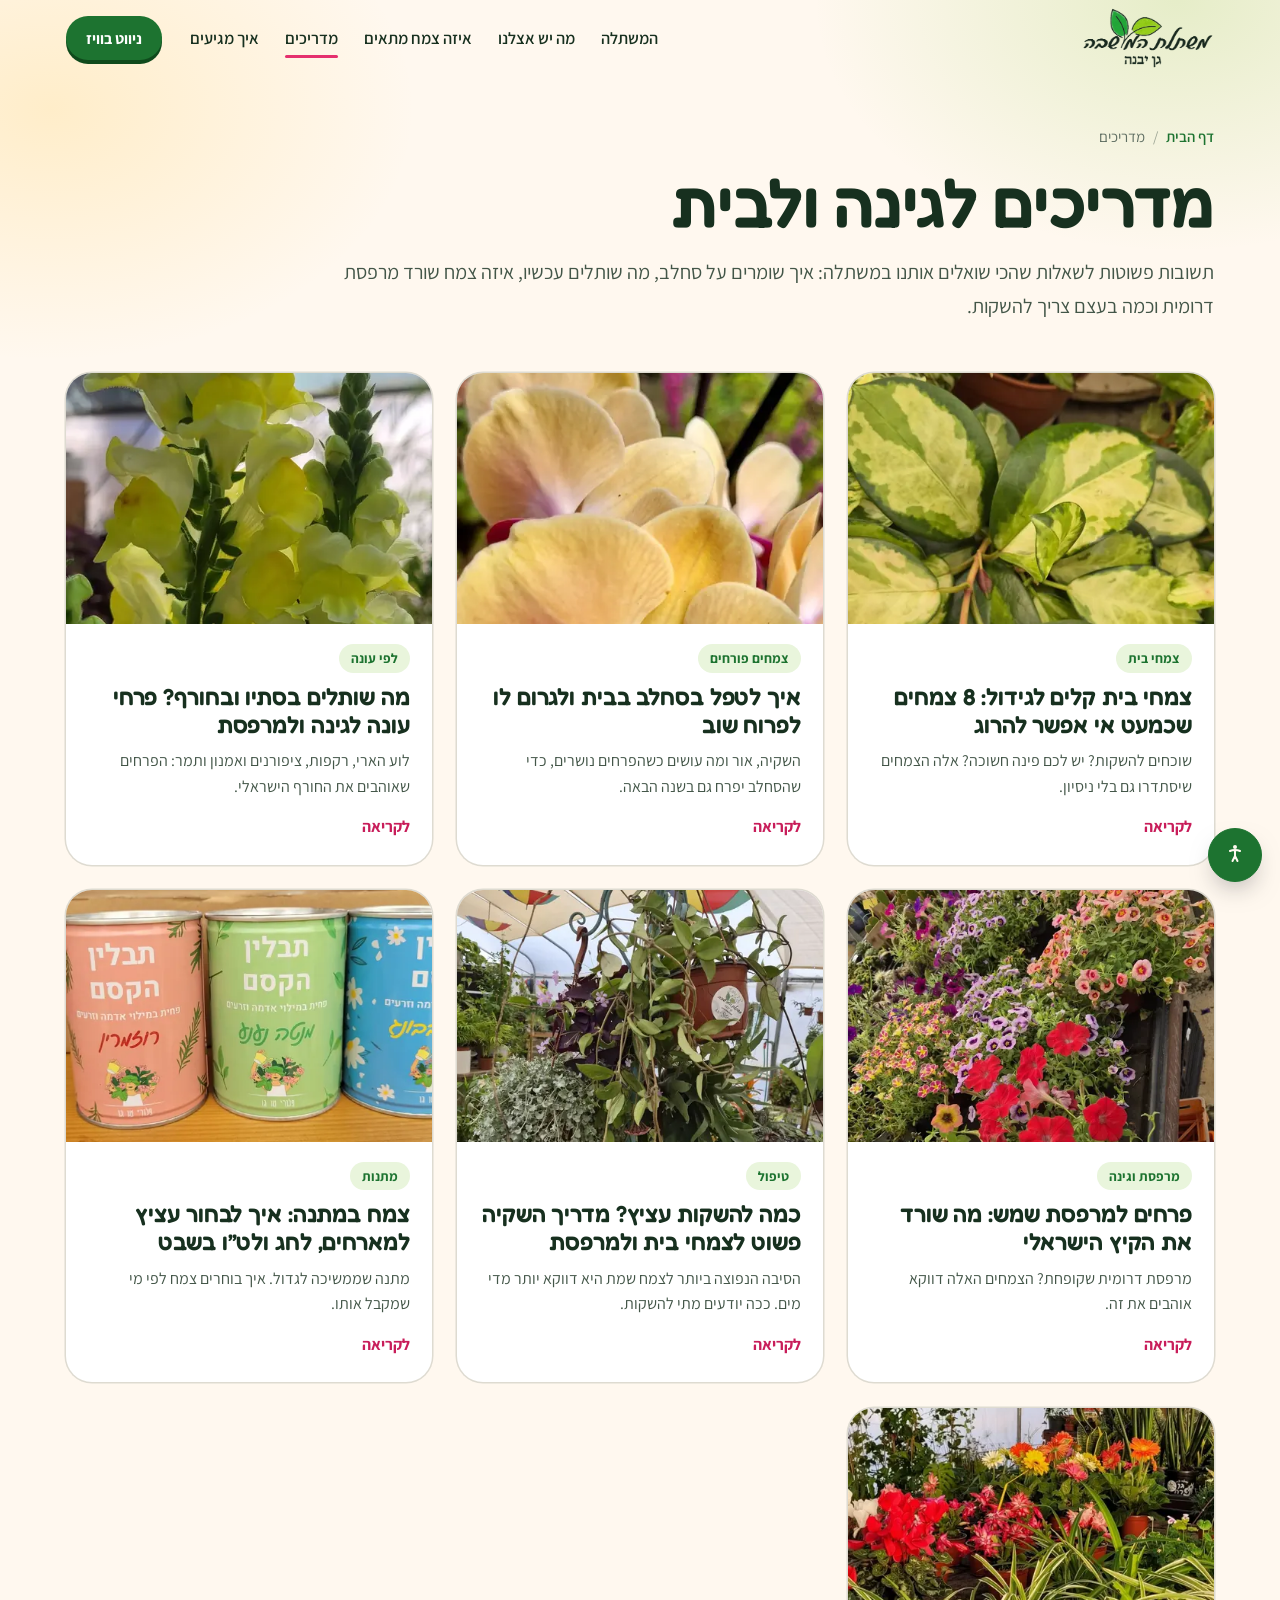
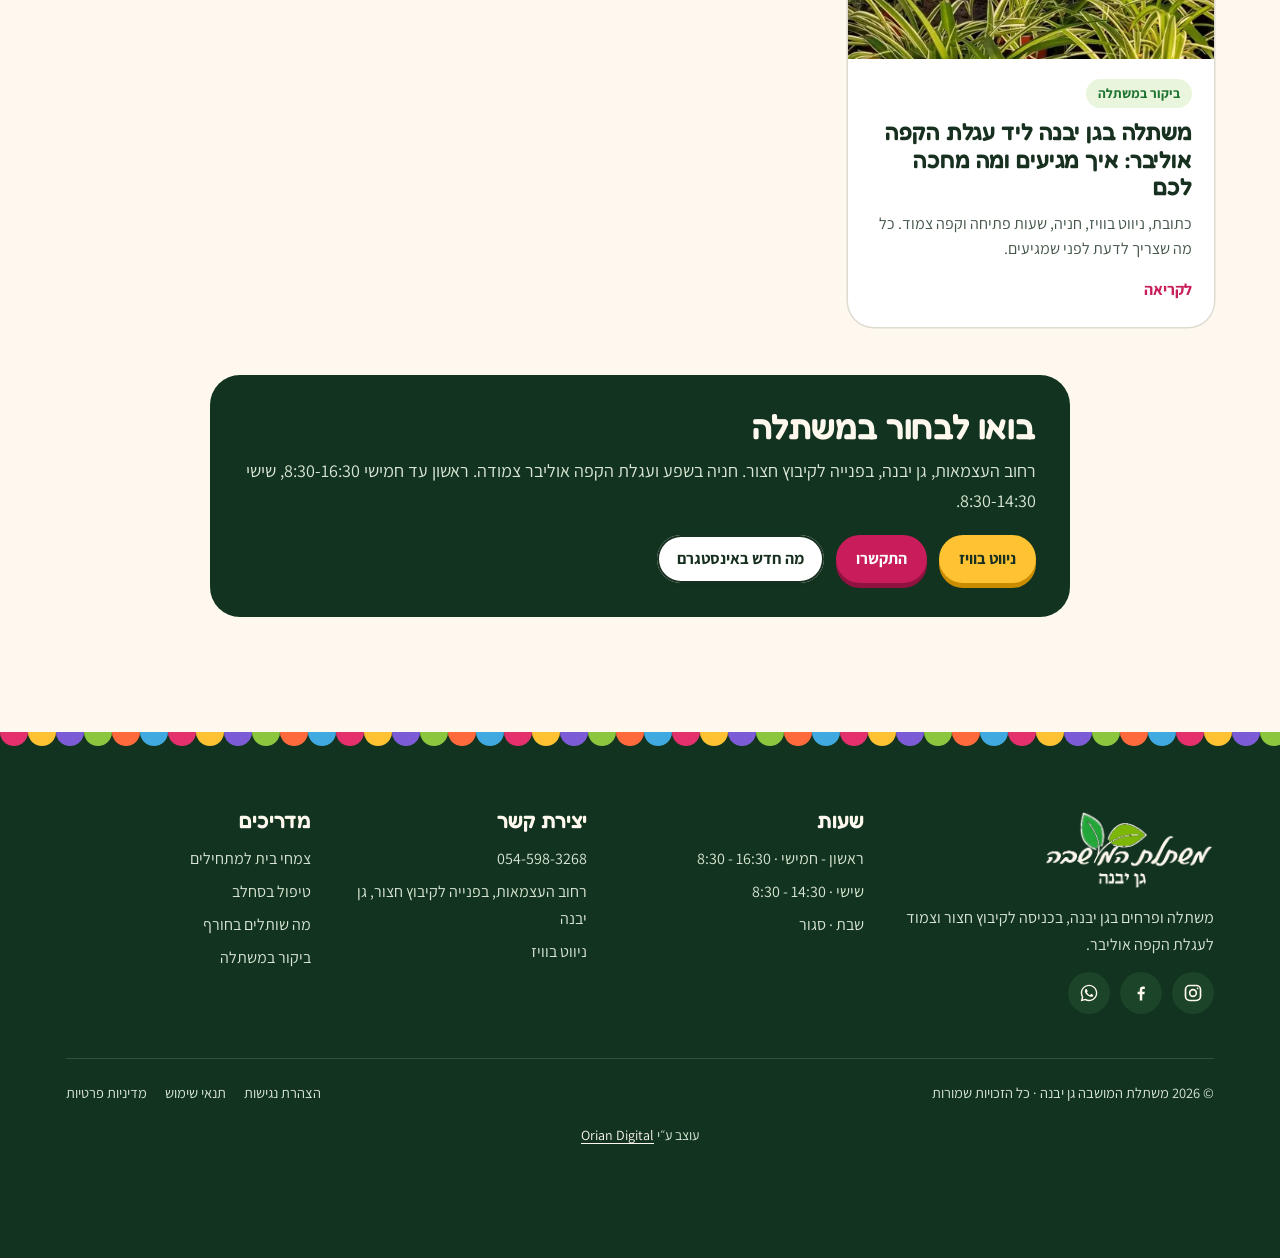
<file: blog/index.html>
<!DOCTYPE html>
<html lang="he" dir="rtl" data-base="../">
<head>
<meta charset="UTF-8">
<meta name="viewport" content="width=device-width, initial-scale=1">
<meta http-equiv="Content-Security-Policy" content="default-src 'self'; base-uri 'self'; object-src 'none'; form-action 'self'; frame-src 'none'; img-src 'self' data:; script-src 'self' 'sha256-d/ySZ1WiQ+UsI2MXkg0G7dQ5B7Lvl4PpArKC8Ow6lrA='; style-src 'self' 'unsafe-inline'; font-src 'self'; connect-src 'self'; upgrade-insecure-requests">
<meta name="referrer" content="strict-origin-when-cross-origin">
<title>מדריכים לגינה ולבית | משתלת המושבה גן יבנה</title>
<meta name="description" content="מדריכים לגינה ולבית ממשתלת המושבה בגן יבנה: צמחי בית למתחילים, טיפול בסחלב, מה שותלים בכל עונה, פרחים למרפסת שמש, השקיה נכונה ורעיונות לצמח במתנה.">
<link rel="canonical" href="https://oriantoledano-ship-it.github.io/moshava-nursery/blog/">
<meta name="robots" content="index, follow, max-image-preview:large">
<meta property="og:type" content="website">
<meta property="og:locale" content="he_IL">
<meta property="og:site_name" content="משתלת המושבה גן יבנה">
<meta property="og:title" content="מדריכים לגינה ולבית | משתלת המושבה גן יבנה">
<meta property="og:description" content="מדריכים לגינה ולבית ממשתלת המושבה בגן יבנה: צמחי בית למתחילים, טיפול בסחלב, מה שותלים בכל עונה, פרחים למרפסת שמש, השקיה נכונה ורעיונות לצמח במתנה.">
<meta property="og:url" content="https://oriantoledano-ship-it.github.io/moshava-nursery/blog/">
<meta property="og:image" content="https://oriantoledano-ship-it.github.io/moshava-nursery/assets/img/og.jpg">
<meta property="og:image:width" content="1200">
<meta property="og:image:height" content="630">
<meta property="og:image:alt" content="משתלת המושבה גן יבנה">
<meta name="twitter:card" content="summary_large_image">
<meta name="theme-color" content="#FFF8EF">
<link rel="icon" href="../favicon.ico" sizes="any">
<link rel="icon" type="image/png" sizes="32x32" href="../assets/img/favicon-32.png">
<link rel="icon" type="image/png" sizes="192x192" href="../assets/img/favicon-192.png">
<link rel="apple-touch-icon" href="../assets/img/apple-touch-icon.png">
<script src="../assets/framebust.js"></script>
<script src="../assets/boot.js?v=5"></script>
<link rel="preload" href="../assets/fonts/fredoka-400-700-hebrew.woff2" as="font" type="font/woff2" crossorigin>
<link rel="stylesheet" href="../assets/fonts.css?v=5">
<link rel="stylesheet" href="../assets/site.css?v=5">
<link rel="stylesheet" href="../assets/a11y.css?v=5">
<script src="../assets/a11y.js?v=5"></script>
<script type="application/ld+json">
{"@context":"https://schema.org","@graph":[{"@type":"Blog","name":"מדריכים מהמשתלה","url":"https://oriantoledano-ship-it.github.io/moshava-nursery/blog/","inLanguage":"he-IL","publisher":{"@type":"Organization","@id":"https://oriantoledano-ship-it.github.io/moshava-nursery/#nursery","name":"משתלת המושבה גן יבנה","url":"https://oriantoledano-ship-it.github.io/moshava-nursery/","logo":{"@type":"ImageObject","url":"https://oriantoledano-ship-it.github.io/moshava-nursery/assets/img/logo.png"}},"blogPost":[{"@type":"BlogPosting","headline":"צמחי בית קלים לגידול: 8 צמחים שכמעט אי אפשר להרוג","url":"https://oriantoledano-ship-it.github.io/moshava-nursery/blog/house-plants-for-beginners.html","datePublished":"2026-10-22"},{"@type":"BlogPosting","headline":"איך לטפל בסחלב בבית ולגרום לו לפרוח שוב","url":"https://oriantoledano-ship-it.github.io/moshava-nursery/blog/orchid-care.html","datePublished":"2026-10-22"},{"@type":"BlogPosting","headline":"מה שותלים בסתיו ובחורף? פרחי עונה לגינה ולמרפסת","url":"https://oriantoledano-ship-it.github.io/moshava-nursery/blog/autumn-winter-planting.html","datePublished":"2026-10-22"},{"@type":"BlogPosting","headline":"פרחים למרפסת שמש: מה שורד את הקיץ הישראלי","url":"https://oriantoledano-ship-it.github.io/moshava-nursery/blog/sun-balcony-flowers.html","datePublished":"2026-10-22"},{"@type":"BlogPosting","headline":"כמה להשקות עציץ? מדריך השקיה פשוט לצמחי בית ולמרפסת","url":"https://oriantoledano-ship-it.github.io/moshava-nursery/blog/watering-guide.html","datePublished":"2026-10-22"},{"@type":"BlogPosting","headline":"צמח במתנה: איך לבחור עציץ למארחים, לחג ולט״ו בשבט","url":"https://oriantoledano-ship-it.github.io/moshava-nursery/blog/plant-gift-guide.html","datePublished":"2026-10-22"},{"@type":"BlogPosting","headline":"משתלה בגן יבנה ליד עגלת הקפה אוליבר: איך מגיעים ומה מחכה לכם","url":"https://oriantoledano-ship-it.github.io/moshava-nursery/blog/nursery-gan-yavne.html","datePublished":"2026-10-22"}]},{"@type":"BreadcrumbList","itemListElement":[{"@type":"ListItem","position":1,"name":"דף הבית","item":"https://oriantoledano-ship-it.github.io/moshava-nursery/"},{"@type":"ListItem","position":2,"name":"מדריכים","item":"https://oriantoledano-ship-it.github.io/moshava-nursery/blog/"}]}]}
</script>
<script type="speculationrules">{"prefetch":[{"where":{"href_matches":"/moshava-nursery/*"},"eagerness":"moderate"}]}</script>
</head>
<body>

<header class="hdr" id="hdr">
  <div class="wrap hdr-in">
    <a href="../" class="brand" aria-label="משתלת המושבה גן יבנה - לעמוד הבית"><img class="logo-dark" src="../assets/img/logo-360.png" alt="משתלת המושבה גן יבנה" width="360" height="169"><img class="logo-light" src="../assets/img/logo-360-light.png" alt="" width="360" height="169"></a>
    <nav class="nav" aria-label="ניווט ראשי">
      <a href="../index.html#story">המשתלה</a>
      <a href="../index.html#plants">מה יש אצלנו</a>
      <a href="../index.html#finder">איזה צמח מתאים</a>
      <a href="../blog/" aria-current="page">מדריכים</a>
      <a href="../index.html#visit">איך מגיעים</a>
    </nav>
    <a class="btn btn--leaf hdr-cta" href="https://waze.com/ul?ll=31.7855279,34.7253582&amp;navigate=yes" target="_blank" rel="noopener noreferrer">ניווט בוויז</a>
    <button class="burger" type="button" aria-label="פתיחת תפריט" aria-expanded="false" aria-controls="drawer"><span></span><span></span><span></span></button>
  </div>
</header>

<div class="drawer" id="drawer" aria-hidden="true">
  <div class="scallop" aria-hidden="true"></div>
  <a href="../index.html#story">המשתלה</a>
  <a href="../index.html#plants">מה יש אצלנו</a>
  <a href="../index.html#finder">איזה צמח מתאים</a>
  <a href="../blog/" aria-current="page">מדריכים</a>
  <a href="../index.html#visit">איך מגיעים</a>
  <a class="btn btn--sun" href="tel:+972545983268">התקשרו: <span dir="ltr">054-598-3268</span></a>
</div>

<main id="top">
<section class="page-top">
  <div class="wrap">
    <ol class="crumbs" aria-label="פירורי לחם"><li><a href="../">דף הבית</a></li><li aria-current="page">מדריכים</li></ol>
    <h1>מדריכים לגינה ולבית</h1>
    <p class="lede">תשובות פשוטות לשאלות שהכי שואלים אותנו במשתלה: איך שומרים על סחלב, מה שותלים עכשיו, איזה צמח שורד מרפסת דרומית וכמה בעצם צריך להשקות.</p>
  </div>
</section>
<section class="sec blog-list" aria-label="כל המדריכים">
  <div class="wrap">
    <ul class="posts">
      <li class="rv"><a class="post-card" href="house-plants-for-beginners.html"><div class="pc-img"><img src="../assets/img/b-beginners-480.webp" srcset="../assets/img/b-beginners-480.webp 480w, ../assets/img/b-beginners-960.webp 960w" sizes="(max-width: 640px) 92vw, (max-width: 900px) 46vw, 380px" width="480" height="600" alt="צמח בית עם עלים מגוונים בירוק וצהוב במשתלת המושבה" loading="lazy" decoding="async"></div><div class="pc-body"><span class="pc-kind">צמחי בית</span><h3>צמחי בית קלים לגידול: 8 צמחים שכמעט אי אפשר להרוג</h3><p>שוכחים להשקות? יש לכם פינה חשוכה? אלה הצמחים שיסתדרו גם בלי ניסיון.</p><span class="pc-more">לקריאה</span></div></a></li><li class="rv"><a class="post-card" href="orchid-care.html"><div class="pc-img"><img src="../assets/img/b-orchid-480.webp" srcset="../assets/img/b-orchid-480.webp 480w, ../assets/img/b-orchid-960.webp 960w" sizes="(max-width: 640px) 92vw, (max-width: 900px) 46vw, 380px" width="480" height="600" alt="סחלב בגוון אפרסק פורח במשתלת המושבה" loading="lazy" decoding="async"></div><div class="pc-body"><span class="pc-kind">צמחים פורחים</span><h3>איך לטפל בסחלב בבית ולגרום לו לפרוח שוב</h3><p>השקיה, אור ומה עושים כשהפרחים נושרים, כדי שהסחלב יפרח גם בשנה הבאה.</p><span class="pc-more">לקריאה</span></div></a></li><li class="rv"><a class="post-card" href="autumn-winter-planting.html"><div class="pc-img"><img src="../assets/img/b-autumn-480.webp" srcset="../assets/img/b-autumn-480.webp 480w, ../assets/img/b-autumn-960.webp 960w" sizes="(max-width: 640px) 92vw, (max-width: 900px) 46vw, 380px" width="480" height="600" alt="לוע הארי צהוב פורח במשתלת המושבה" loading="lazy" decoding="async"></div><div class="pc-body"><span class="pc-kind">לפי עונה</span><h3>מה שותלים בסתיו ובחורף? פרחי עונה לגינה ולמרפסת</h3><p>לוע הארי, רקפות, ציפורנים ואמנון ותמר: הפרחים שאוהבים את החורף הישראלי.</p><span class="pc-more">לקריאה</span></div></a></li><li class="rv"><a class="post-card" href="sun-balcony-flowers.html"><div class="pc-img"><img src="../assets/img/b-sun-480.webp" srcset="../assets/img/b-sun-480.webp 480w, ../assets/img/b-sun-960.webp 960w" sizes="(max-width: 640px) 92vw, (max-width: 900px) 46vw, 380px" width="480" height="600" alt="פטוניות ופרחים אדומים על שולחן במשתלת המושבה" loading="lazy" decoding="async"></div><div class="pc-body"><span class="pc-kind">מרפסת וגינה</span><h3>פרחים למרפסת שמש: מה שורד את הקיץ הישראלי</h3><p>מרפסת דרומית שקופחת? הצמחים האלה דווקא אוהבים את זה.</p><span class="pc-more">לקריאה</span></div></a></li><li class="rv"><a class="post-card" href="watering-guide.html"><div class="pc-img"><img src="../assets/img/b-water-480.webp" srcset="../assets/img/b-water-480.webp 480w, ../assets/img/b-water-960.webp 960w" sizes="(max-width: 640px) 92vw, (max-width: 900px) 46vw, 380px" width="480" height="600" alt="צמחי תלייה ירוקים בחממה של משתלת המושבה" loading="lazy" decoding="async"></div><div class="pc-body"><span class="pc-kind">טיפול</span><h3>כמה להשקות עציץ? מדריך השקיה פשוט לצמחי בית ולמרפסת</h3><p>הסיבה הנפוצה ביותר לצמח שמת היא דווקא יותר מדי מים. ככה יודעים מתי להשקות.</p><span class="pc-more">לקריאה</span></div></a></li><li class="rv"><a class="post-card" href="plant-gift-guide.html"><div class="pc-img"><img src="../assets/img/b-gift-640.webp" srcset="../assets/img/b-gift-640.webp 640w, ../assets/img/b-gift-1200.webp 1200w" sizes="(max-width: 640px) 92vw, (max-width: 900px) 46vw, 380px" width="640" height="360" alt="ערכות גידול תבלינים בפחיות צבעוניות במשתלת המושבה" loading="lazy" decoding="async"></div><div class="pc-body"><span class="pc-kind">מתנות</span><h3>צמח במתנה: איך לבחור עציץ למארחים, לחג ולט״ו בשבט</h3><p>מתנה שממשיכה לגדול. איך בוחרים צמח לפי מי שמקבל אותו.</p><span class="pc-more">לקריאה</span></div></a></li><li class="rv"><a class="post-card" href="nursery-gan-yavne.html"><div class="pc-img"><img src="../assets/img/b-visit-480.webp" srcset="../assets/img/b-visit-480.webp 480w, ../assets/img/b-visit-960.webp 960w" sizes="(max-width: 640px) 92vw, (max-width: 900px) 46vw, 380px" width="480" height="600" alt="מטריות צבעוניות מעל שולחנות צמחים בחממה של משתלת המושבה" loading="lazy" decoding="async"></div><div class="pc-body"><span class="pc-kind">ביקור במשתלה</span><h3>משתלה בגן יבנה ליד עגלת הקפה אוליבר: איך מגיעים ומה מחכה לכם</h3><p>כתובת, ניווט בוויז, חניה, שעות פתיחה וקפה צמוד. כל מה שצריך לדעת לפני שמגיעים.</p><span class="pc-more">לקריאה</span></div></a></li>
    </ul>

<aside class="cta-box">
  <h2>בואו לבחור במשתלה</h2>
  <p>רחוב העצמאות, גן יבנה, בפנייה לקיבוץ חצור. חניה בשפע ועגלת הקפה אוליבר צמודה. ראשון עד חמישי <span dir="ltr">8:30-16:30</span>, שישי <span dir="ltr">8:30-14:30</span>.</p>
  <div class="where-btns">
    <a class="btn btn--sun" href="https://waze.com/ul?ll=31.7855279,34.7253582&amp;navigate=yes" target="_blank" rel="noopener noreferrer">ניווט בוויז</a>
    <a class="btn" href="tel:+972545983268">התקשרו</a>
    <a class="btn btn--ghost" href="https://www.instagram.com/moshava.plant.nursery/" target="_blank" rel="noopener noreferrer">מה חדש באינסטגרם</a>
  </div>
</aside>
  </div>
</section>
</main>

<footer class="foot">
  <div class="scallop" aria-hidden="true"></div>
  <div class="wrap">
    <div class="foot-top">
      <div class="foot-brand">
        <img src="../assets/img/logo-360-light.png" alt="משתלת המושבה גן יבנה" width="360" height="169" loading="lazy">
        <p>משתלה ופרחים בגן יבנה, בכניסה לקיבוץ חצור וצמוד לעגלת הקפה אוליבר.</p>
        <div class="socials">
          <a href="https://www.instagram.com/moshava.plant.nursery/" target="_blank" rel="noopener noreferrer" aria-label="אינסטגרם"><svg viewBox="0 0 24 24" fill="none" stroke="currentColor" stroke-width="2" aria-hidden="true"><rect x="3" y="3" width="18" height="18" rx="5"/><circle cx="12" cy="12" r="4"/><circle cx="17.5" cy="6.5" r="1" fill="currentColor" stroke="none"/></svg></a>
          <a href="https://www.facebook.com/profile.php?id=61574868822469" target="_blank" rel="noopener noreferrer" aria-label="פייסבוק"><svg viewBox="0 0 24 24" fill="currentColor" aria-hidden="true"><path d="M13.5 21v-7.5h2.6l.4-3h-3V8.6c0-.9.3-1.5 1.5-1.5h1.6V4.4c-.3 0-1.2-.1-2.3-.1-2.3 0-3.8 1.4-3.8 3.9v2.3H7.9v3h2.6V21h3z"/></svg></a>
          <a href="https://wa.me/972545983268" target="_blank" rel="noopener noreferrer" aria-label="וואטסאפ"><svg viewBox="0 0 24 24" fill="currentColor" aria-hidden="true"><path d="M12.04 2C6.58 2 2.13 6.45 2.13 11.91c0 1.75.46 3.45 1.32 4.95L2.05 22l5.25-1.38c1.45.79 3.08 1.21 4.74 1.21 5.46 0 9.91-4.45 9.91-9.91C21.95 6.45 17.5 2 12.04 2zm.01 1.67c4.55 0 8.24 3.69 8.24 8.24 0 4.55-3.69 8.24-8.24 8.24-1.48 0-2.93-.39-4.19-1.15l-.3-.17-3.12.82.83-3.04-.2-.31a8.188 8.188 0 0 1-1.26-4.38c.01-4.55 3.7-8.25 8.24-8.25zM8.53 7.33c-.16 0-.43.06-.66.31-.22.25-.87.86-.87 2.07 0 1.22.89 2.39 1 2.56.14.17 1.76 2.67 4.25 3.73.59.27 1.05.42 1.41.53.59.19 1.13.16 1.56.1.48-.07 1.46-.6 1.67-1.18.21-.58.21-1.07.15-1.18-.07-.1-.23-.16-.48-.27-.25-.14-1.47-.74-1.69-.82-.23-.08-.37-.12-.56.12-.16.25-.64.81-.78.97-.15.17-.29.19-.53.07-.26-.13-1.06-.39-2-1.23-.74-.66-1.23-1.47-1.38-1.72-.12-.24-.01-.39.11-.5.11-.11.27-.29.37-.44.13-.14.17-.25.25-.41.08-.17.04-.31-.02-.43-.06-.11-.56-1.35-.77-1.84-.2-.48-.4-.42-.56-.43-.14 0-.3-.01-.47-.01z"/></svg></a>
        </div>
      </div>
      <div class="foot-col">
        <h3>שעות</h3>
        <p>ראשון - חמישי · <span dir="ltr">8:30 - 16:30</span></p>
        <p>שישי · <span dir="ltr">8:30 - 14:30</span></p>
        <p>שבת · סגור</p>
      </div>
      <div class="foot-col">
        <h3>יצירת קשר</h3>
        <a href="tel:+972545983268"><span dir="ltr">054-598-3268</span></a>
        <p>רחוב העצמאות, בפנייה לקיבוץ חצור, גן יבנה</p>
        <a href="https://waze.com/ul?ll=31.7855279,34.7253582&amp;navigate=yes" target="_blank" rel="noopener noreferrer">ניווט בוויז</a>
      </div>
      <div class="foot-col">
        <h3>מדריכים</h3>
        <a href="../blog/house-plants-for-beginners.html">צמחי בית למתחילים</a>
        <a href="../blog/orchid-care.html">טיפול בסחלב</a>
        <a href="../blog/autumn-winter-planting.html">מה שותלים בחורף</a>
        <a href="../blog/nursery-gan-yavne.html">ביקור במשתלה</a>
      </div>
    </div>
    <div class="foot-bottom">
      <span>© <span data-year>2026</span> משתלת המושבה גן יבנה · כל הזכויות שמורות</span>
      <nav class="foot-legal" aria-label="מסמכים משפטיים">
        <a href="../accessibility.html">הצהרת נגישות</a>
        <a href="../terms.html">תנאי שימוש</a>
        <a href="../privacy.html">מדיניות פרטיות</a>
      </nav>
    </div>
    <div class="foot-credit">עוצב ע״י <a href="https://wa.me/972525372958" target="_blank" rel="noopener noreferrer">Orian Digital</a></div>
  </div>
</footer>

<div class="mcta" aria-hidden="true">
  <a href="https://waze.com/ul?ll=31.7855279,34.7253582&amp;navigate=yes" class="btn btn--leaf mcta-go" target="_blank" rel="noopener noreferrer" tabindex="-1">ניווט למשתלה</a>
  <a href="tel:+972545983268" class="btn mcta-tel" tabindex="-1" aria-label="התקשרו"><svg viewBox="0 0 24 24" fill="currentColor"><path d="M6.6 3.5h2.6l1.4 4.3-2 1.4a12 12 0 0 0 6.2 6.2l1.4-2 4.3 1.4v2.6a2 2 0 0 1-2.2 2A16.5 16.5 0 0 1 4.6 5.7a2 2 0 0 1 2-2.2z"/></svg></a>
</div>

<button class="a11y-btn" type="button" aria-label="פתיחת תפריט נגישות" aria-expanded="false" aria-controls="a11yPanel">
  <svg viewBox="0 0 24 24" width="24" height="24" aria-hidden="true"><circle cx="12" cy="4" r="2" fill="currentColor"/><path d="M12 7c-3 0-5 1-5 1M12 7c3 0 5 1 5 1M12 7v6m0 0l-2.5 5M12 13l2.5 5" stroke="currentColor" stroke-width="2" fill="none" stroke-linecap="round"/></svg>
</button>
<div class="a11y-panel" id="a11yPanel" role="dialog" aria-label="הגדרות נגישות" aria-hidden="true">
  <h2 class="a11y-title">נגישות</h2>
  <div class="a11y-row"><span>ניגודיות גבוהה</span><div class="a11y-seg" role="group" aria-label="ניגודיות"><button class="a11y-chip" type="button" data-key="contrast" data-val="normal" aria-pressed="true">רגילה</button><button class="a11y-chip" type="button" data-key="contrast" data-val="high" aria-pressed="false">גבוהה</button></div></div>
  <div class="a11y-row"><span>גודל טקסט</span><div class="a11y-seg" role="group" aria-label="גודל טקסט"><button class="a11y-chip" type="button" data-key="text" data-val="normal" aria-pressed="true">רגיל</button><button class="a11y-chip" type="button" data-key="text" data-val="large" aria-pressed="false">גדול</button></div></div>
  <div class="a11y-row"><span>הדגשת קישורים</span><div class="a11y-seg" role="group" aria-label="הדגשת קישורים"><button class="a11y-chip" type="button" data-key="links" data-val="off" aria-pressed="true">כבוי</button><button class="a11y-chip" type="button" data-key="links" data-val="on" aria-pressed="false">דלוק</button></div></div>
  <div class="a11y-row"><span>עצירת אנימציות</span><div class="a11y-seg" role="group" aria-label="עצירת אנימציות"><button class="a11y-chip" type="button" data-key="motion" data-val="on" aria-pressed="true">דלוקות</button><button class="a11y-chip" type="button" data-key="motion" data-val="off" aria-pressed="false">עצורות</button></div></div>
  <button class="a11y-reset" type="button">איפוס הגדרות</button>
  <a class="a11y-statement" href="../accessibility.html">הצהרת נגישות</a>
</div>

<script src="../assets/site.js?v=5"></script>
</body>
</html>
</file>
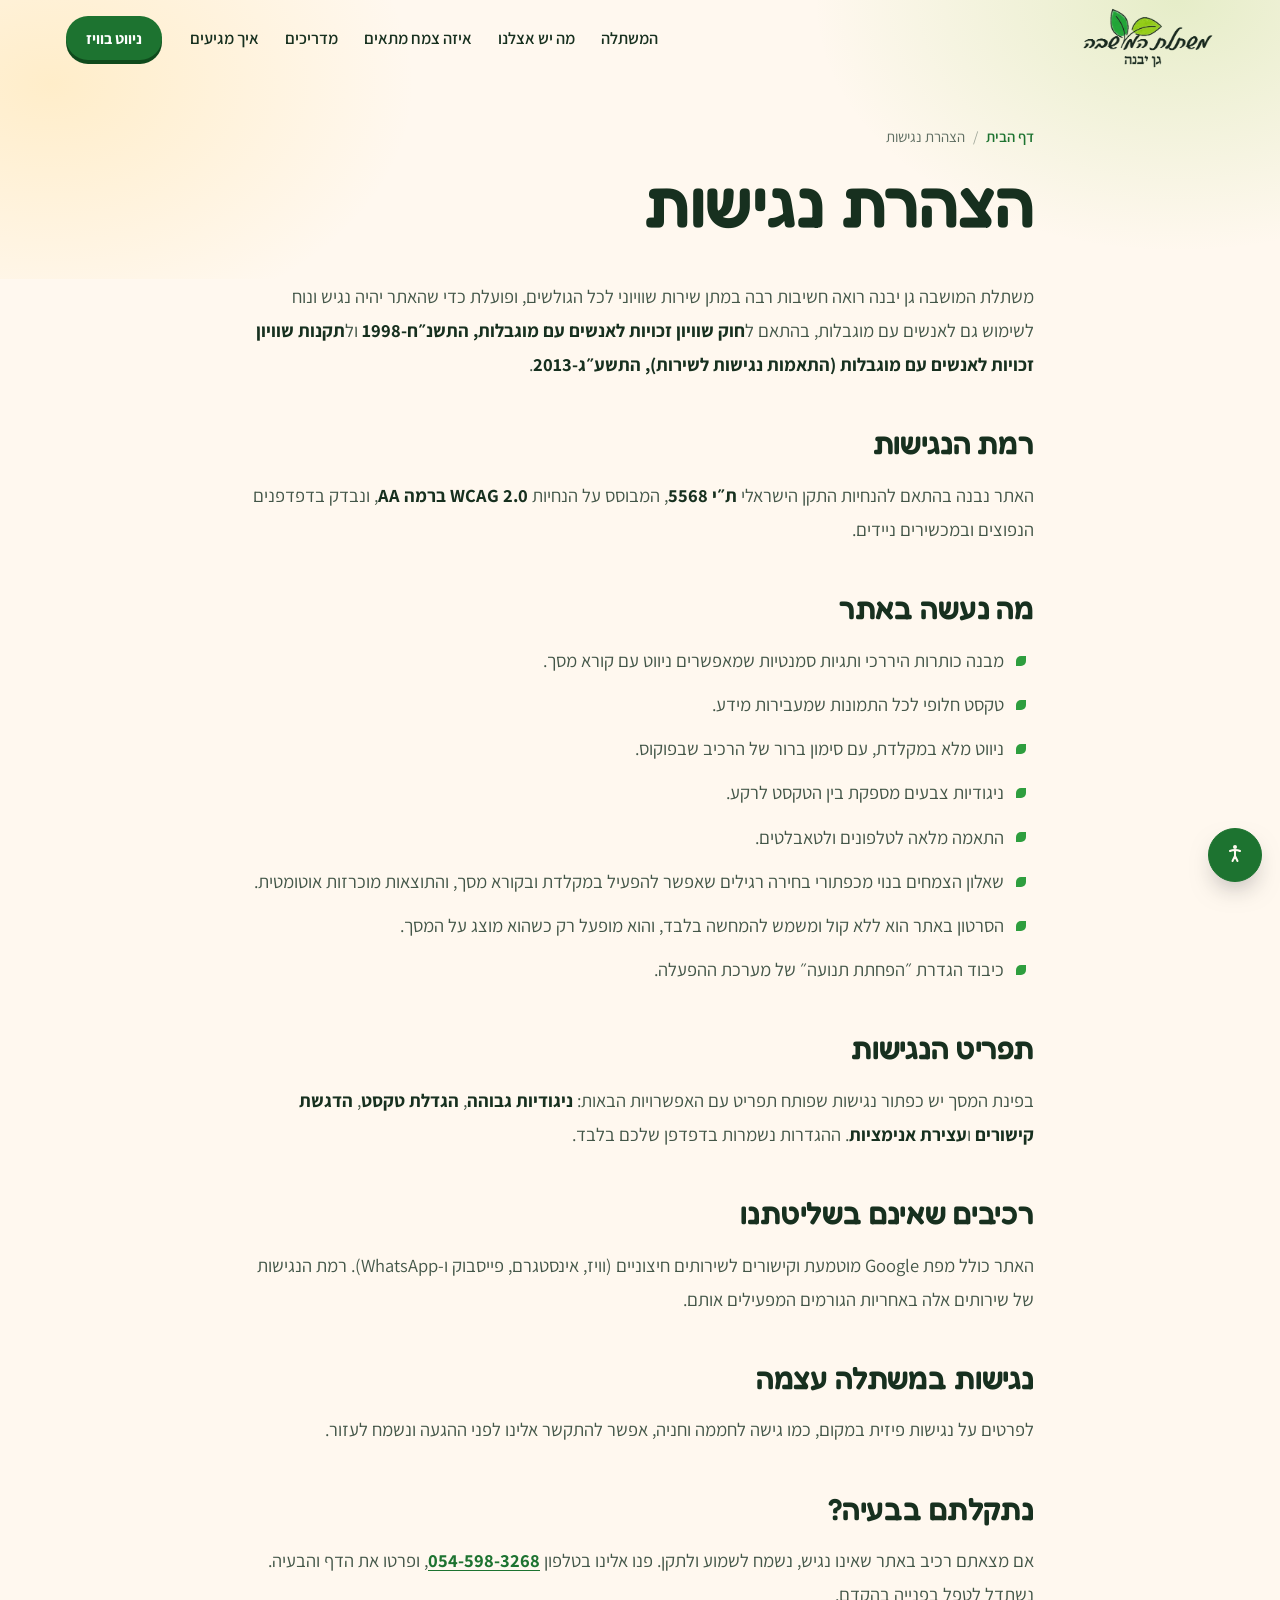
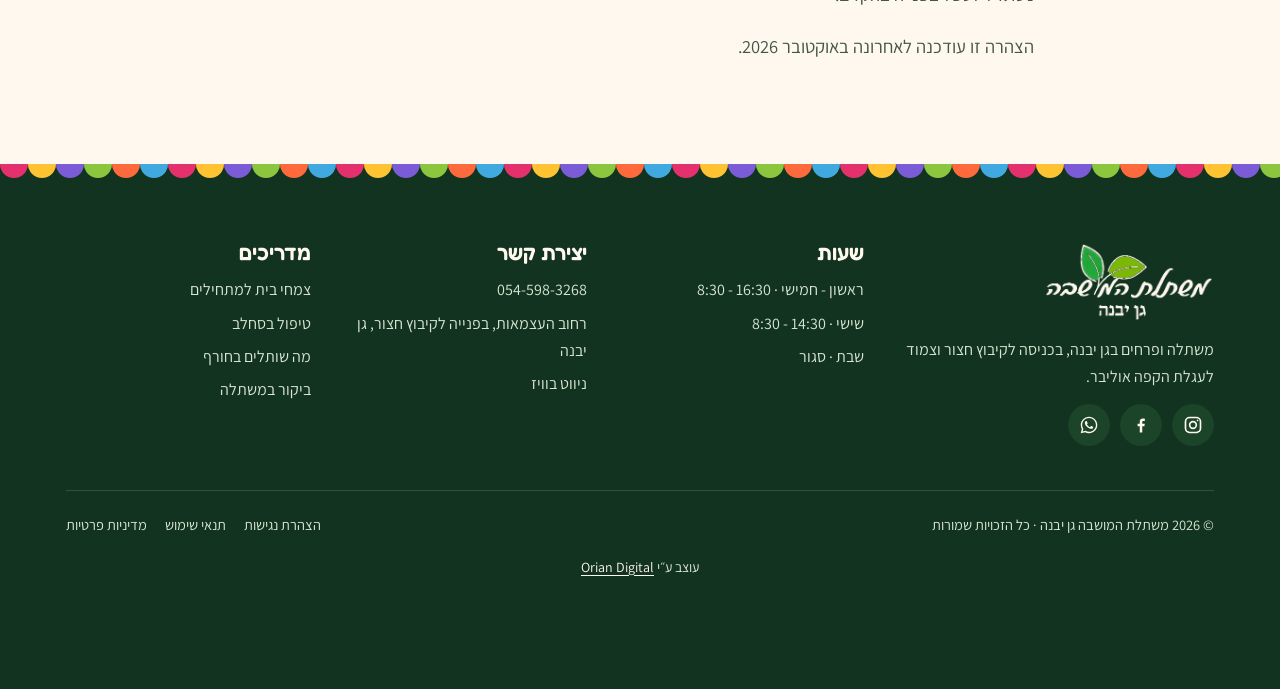
<file: accessibility.html>
<!DOCTYPE html>
<html lang="he" dir="rtl" data-base="">
<head>
<meta charset="UTF-8">
<meta name="viewport" content="width=device-width, initial-scale=1">
<meta http-equiv="Content-Security-Policy" content="default-src 'self'; base-uri 'self'; object-src 'none'; form-action 'self'; frame-src 'none'; img-src 'self' data:; script-src 'self' 'sha256-d/ySZ1WiQ+UsI2MXkg0G7dQ5B7Lvl4PpArKC8Ow6lrA='; style-src 'self' 'unsafe-inline'; font-src 'self'; connect-src 'self'; upgrade-insecure-requests">
<meta name="referrer" content="strict-origin-when-cross-origin">
<title>הצהרת נגישות | משתלת המושבה גן יבנה</title>
<meta name="description" content="הצהרת הנגישות של אתר משתלת המושבה גן יבנה: התאמות הנגישות באתר, תפריט הנגישות ופרטי יצירת קשר בנושא נגישות.">
<link rel="canonical" href="https://oriantoledano-ship-it.github.io/moshava-nursery/accessibility.html">
<meta name="robots" content="index, follow, max-image-preview:large">
<meta property="og:type" content="website">
<meta property="og:locale" content="he_IL">
<meta property="og:site_name" content="משתלת המושבה גן יבנה">
<meta property="og:title" content="הצהרת נגישות | משתלת המושבה גן יבנה">
<meta property="og:description" content="הצהרת הנגישות של אתר משתלת המושבה גן יבנה: התאמות הנגישות באתר, תפריט הנגישות ופרטי יצירת קשר בנושא נגישות.">
<meta property="og:url" content="https://oriantoledano-ship-it.github.io/moshava-nursery/accessibility.html">
<meta property="og:image" content="https://oriantoledano-ship-it.github.io/moshava-nursery/assets/img/og.jpg">
<meta property="og:image:width" content="1200">
<meta property="og:image:height" content="630">
<meta property="og:image:alt" content="משתלת המושבה גן יבנה">
<meta name="twitter:card" content="summary_large_image">
<meta name="theme-color" content="#FFF8EF">
<link rel="icon" href="favicon.ico" sizes="any">
<link rel="icon" type="image/png" sizes="32x32" href="assets/img/favicon-32.png">
<link rel="icon" type="image/png" sizes="192x192" href="assets/img/favicon-192.png">
<link rel="apple-touch-icon" href="assets/img/apple-touch-icon.png">
<script src="assets/framebust.js"></script>
<script src="assets/boot.js?v=5"></script>
<link rel="preload" href="assets/fonts/fredoka-400-700-hebrew.woff2" as="font" type="font/woff2" crossorigin>
<link rel="stylesheet" href="assets/fonts.css?v=5">
<link rel="stylesheet" href="assets/site.css?v=5">
<link rel="stylesheet" href="assets/a11y.css?v=5">
<script src="assets/a11y.js?v=5"></script>
<script type="application/ld+json">
{"@context":"https://schema.org","@graph":[{"@type":"WebPage","name":"הצהרת נגישות","url":"https://oriantoledano-ship-it.github.io/moshava-nursery/accessibility.html","inLanguage":"he-IL","publisher":{"@type":"Organization","@id":"https://oriantoledano-ship-it.github.io/moshava-nursery/#nursery","name":"משתלת המושבה גן יבנה","url":"https://oriantoledano-ship-it.github.io/moshava-nursery/","logo":{"@type":"ImageObject","url":"https://oriantoledano-ship-it.github.io/moshava-nursery/assets/img/logo.png"}}},{"@type":"BreadcrumbList","itemListElement":[{"@type":"ListItem","position":1,"name":"דף הבית","item":"https://oriantoledano-ship-it.github.io/moshava-nursery/"},{"@type":"ListItem","position":2,"name":"הצהרת נגישות","item":"https://oriantoledano-ship-it.github.io/moshava-nursery/accessibility.html"}]}]}
</script>
<script type="speculationrules">{"prefetch":[{"where":{"href_matches":"/moshava-nursery/*"},"eagerness":"moderate"}]}</script>
</head>
<body>

<header class="hdr" id="hdr">
  <div class="wrap hdr-in">
    <a href="./" class="brand" aria-label="משתלת המושבה גן יבנה - לעמוד הבית"><img class="logo-dark" src="assets/img/logo-360.png" alt="משתלת המושבה גן יבנה" width="360" height="169"><img class="logo-light" src="assets/img/logo-360-light.png" alt="" width="360" height="169"></a>
    <nav class="nav" aria-label="ניווט ראשי">
      <a href="index.html#story">המשתלה</a>
      <a href="index.html#plants">מה יש אצלנו</a>
      <a href="index.html#finder">איזה צמח מתאים</a>
      <a href="blog/">מדריכים</a>
      <a href="index.html#visit">איך מגיעים</a>
    </nav>
    <a class="btn btn--leaf hdr-cta" href="https://waze.com/ul?ll=31.7855279,34.7253582&amp;navigate=yes" target="_blank" rel="noopener noreferrer">ניווט בוויז</a>
    <button class="burger" type="button" aria-label="פתיחת תפריט" aria-expanded="false" aria-controls="drawer"><span></span><span></span><span></span></button>
  </div>
</header>

<div class="drawer" id="drawer" aria-hidden="true">
  <div class="scallop" aria-hidden="true"></div>
  <a href="index.html#story">המשתלה</a>
  <a href="index.html#plants">מה יש אצלנו</a>
  <a href="index.html#finder">איזה צמח מתאים</a>
  <a href="blog/">מדריכים</a>
  <a href="index.html#visit">איך מגיעים</a>
  <a class="btn btn--sun" href="tel:+972545983268">התקשרו: <span dir="ltr">054-598-3268</span></a>
</div>

<main id="top" class="legal">
<section class="page-top">
  <div class="wrap page-narrow">
    <ol class="crumbs" aria-label="פירורי לחם"><li><a href="./">דף הבית</a></li><li aria-current="page">הצהרת נגישות</li></ol>
    <h1>הצהרת נגישות</h1>
  </div>
</section>
<article class="article">
  <div class="wrap">
    <div class="prose">
<p>משתלת המושבה גן יבנה רואה חשיבות רבה במתן שירות שוויוני לכל הגולשים, ופועלת כדי שהאתר יהיה נגיש ונוח לשימוש גם לאנשים עם מוגבלות, בהתאם ל<strong>חוק שוויון זכויות לאנשים עם מוגבלות, התשנ״ח-1998</strong> ול<strong>תקנות שוויון זכויות לאנשים עם מוגבלות (התאמות נגישות לשירות), התשע״ג-2013</strong>.</p>
<h2>רמת הנגישות</h2>
<p>האתר נבנה בהתאם להנחיות התקן הישראלי <strong>ת״י 5568</strong>, המבוסס על הנחיות <strong>WCAG 2.0 ברמה AA</strong>, ונבדק בדפדפנים הנפוצים ובמכשירים ניידים.</p>
<h2>מה נעשה באתר</h2>
<ul>
<li>מבנה כותרות היררכי ותגיות סמנטיות שמאפשרים ניווט עם קורא מסך.</li>
<li>טקסט חלופי לכל התמונות שמעבירות מידע.</li>
<li>ניווט מלא במקלדת, עם סימון ברור של הרכיב שבפוקוס.</li>
<li>ניגודיות צבעים מספקת בין הטקסט לרקע.</li>
<li>התאמה מלאה לטלפונים ולטאבלטים.</li>
<li>שאלון הצמחים בנוי מכפתורי בחירה רגילים שאפשר להפעיל במקלדת ובקורא מסך, והתוצאות מוכרזות אוטומטית.</li>
<li>הסרטון באתר הוא ללא קול ומשמש להמחשה בלבד, והוא מופעל רק כשהוא מוצג על המסך.</li>
<li>כיבוד הגדרת ״הפחתת תנועה״ של מערכת ההפעלה.</li>
</ul>
<h2>תפריט הנגישות</h2>
<p>בפינת המסך יש כפתור נגישות שפותח תפריט עם האפשרויות הבאות: <strong>ניגודיות גבוהה</strong>, <strong>הגדלת טקסט</strong>, <strong>הדגשת קישורים</strong> ו<strong>עצירת אנימציות</strong>. ההגדרות נשמרות בדפדפן שלכם בלבד.</p>
<h2>רכיבים שאינם בשליטתנו</h2>
<p>האתר כולל מפת Google מוטמעת וקישורים לשירותים חיצוניים (וויז, אינסטגרם, פייסבוק ו-WhatsApp). רמת הנגישות של שירותים אלה באחריות הגורמים המפעילים אותם.</p>
<h2>נגישות במשתלה עצמה</h2>
<p>לפרטים על נגישות פיזית במקום, כמו גישה לחממה וחניה, אפשר להתקשר אלינו לפני ההגעה ונשמח לעזור.</p>
<h2>נתקלתם בבעיה?</h2>
<p>אם מצאתם רכיב באתר שאינו נגיש, נשמח לשמוע ולתקן. פנו אלינו בטלפון <a href="tel:+972545983268" dir="ltr">054-598-3268</a>, ופרטו את הדף והבעיה. נשתדל לטפל בפנייה בהקדם.</p>
<p>הצהרה זו עודכנה לאחרונה באוקטובר 2026.</p>
    </div>
  </div>
</article>
</main>

<footer class="foot">
  <div class="scallop" aria-hidden="true"></div>
  <div class="wrap">
    <div class="foot-top">
      <div class="foot-brand">
        <img src="assets/img/logo-360-light.png" alt="משתלת המושבה גן יבנה" width="360" height="169" loading="lazy">
        <p>משתלה ופרחים בגן יבנה, בכניסה לקיבוץ חצור וצמוד לעגלת הקפה אוליבר.</p>
        <div class="socials">
          <a href="https://www.instagram.com/moshava.plant.nursery/" target="_blank" rel="noopener noreferrer" aria-label="אינסטגרם"><svg viewBox="0 0 24 24" fill="none" stroke="currentColor" stroke-width="2" aria-hidden="true"><rect x="3" y="3" width="18" height="18" rx="5"/><circle cx="12" cy="12" r="4"/><circle cx="17.5" cy="6.5" r="1" fill="currentColor" stroke="none"/></svg></a>
          <a href="https://www.facebook.com/profile.php?id=61574868822469" target="_blank" rel="noopener noreferrer" aria-label="פייסבוק"><svg viewBox="0 0 24 24" fill="currentColor" aria-hidden="true"><path d="M13.5 21v-7.5h2.6l.4-3h-3V8.6c0-.9.3-1.5 1.5-1.5h1.6V4.4c-.3 0-1.2-.1-2.3-.1-2.3 0-3.8 1.4-3.8 3.9v2.3H7.9v3h2.6V21h3z"/></svg></a>
          <a href="https://wa.me/972545983268" target="_blank" rel="noopener noreferrer" aria-label="וואטסאפ"><svg viewBox="0 0 24 24" fill="currentColor" aria-hidden="true"><path d="M12.04 2C6.58 2 2.13 6.45 2.13 11.91c0 1.75.46 3.45 1.32 4.95L2.05 22l5.25-1.38c1.45.79 3.08 1.21 4.74 1.21 5.46 0 9.91-4.45 9.91-9.91C21.95 6.45 17.5 2 12.04 2zm.01 1.67c4.55 0 8.24 3.69 8.24 8.24 0 4.55-3.69 8.24-8.24 8.24-1.48 0-2.93-.39-4.19-1.15l-.3-.17-3.12.82.83-3.04-.2-.31a8.188 8.188 0 0 1-1.26-4.38c.01-4.55 3.7-8.25 8.24-8.25zM8.53 7.33c-.16 0-.43.06-.66.31-.22.25-.87.86-.87 2.07 0 1.22.89 2.39 1 2.56.14.17 1.76 2.67 4.25 3.73.59.27 1.05.42 1.41.53.59.19 1.13.16 1.56.1.48-.07 1.46-.6 1.67-1.18.21-.58.21-1.07.15-1.18-.07-.1-.23-.16-.48-.27-.25-.14-1.47-.74-1.69-.82-.23-.08-.37-.12-.56.12-.16.25-.64.81-.78.97-.15.17-.29.19-.53.07-.26-.13-1.06-.39-2-1.23-.74-.66-1.23-1.47-1.38-1.72-.12-.24-.01-.39.11-.5.11-.11.27-.29.37-.44.13-.14.17-.25.25-.41.08-.17.04-.31-.02-.43-.06-.11-.56-1.35-.77-1.84-.2-.48-.4-.42-.56-.43-.14 0-.3-.01-.47-.01z"/></svg></a>
        </div>
      </div>
      <div class="foot-col">
        <h3>שעות</h3>
        <p>ראשון - חמישי · <span dir="ltr">8:30 - 16:30</span></p>
        <p>שישי · <span dir="ltr">8:30 - 14:30</span></p>
        <p>שבת · סגור</p>
      </div>
      <div class="foot-col">
        <h3>יצירת קשר</h3>
        <a href="tel:+972545983268"><span dir="ltr">054-598-3268</span></a>
        <p>רחוב העצמאות, בפנייה לקיבוץ חצור, גן יבנה</p>
        <a href="https://waze.com/ul?ll=31.7855279,34.7253582&amp;navigate=yes" target="_blank" rel="noopener noreferrer">ניווט בוויז</a>
      </div>
      <div class="foot-col">
        <h3>מדריכים</h3>
        <a href="blog/house-plants-for-beginners.html">צמחי בית למתחילים</a>
        <a href="blog/orchid-care.html">טיפול בסחלב</a>
        <a href="blog/autumn-winter-planting.html">מה שותלים בחורף</a>
        <a href="blog/nursery-gan-yavne.html">ביקור במשתלה</a>
      </div>
    </div>
    <div class="foot-bottom">
      <span>© <span data-year>2026</span> משתלת המושבה גן יבנה · כל הזכויות שמורות</span>
      <nav class="foot-legal" aria-label="מסמכים משפטיים">
        <a href="accessibility.html">הצהרת נגישות</a>
        <a href="terms.html">תנאי שימוש</a>
        <a href="privacy.html">מדיניות פרטיות</a>
      </nav>
    </div>
    <div class="foot-credit">עוצב ע״י <a href="https://wa.me/972525372958" target="_blank" rel="noopener noreferrer">Orian Digital</a></div>
  </div>
</footer>

<div class="mcta" aria-hidden="true">
  <a href="https://waze.com/ul?ll=31.7855279,34.7253582&amp;navigate=yes" class="btn btn--leaf mcta-go" target="_blank" rel="noopener noreferrer" tabindex="-1">ניווט למשתלה</a>
  <a href="tel:+972545983268" class="btn mcta-tel" tabindex="-1" aria-label="התקשרו"><svg viewBox="0 0 24 24" fill="currentColor"><path d="M6.6 3.5h2.6l1.4 4.3-2 1.4a12 12 0 0 0 6.2 6.2l1.4-2 4.3 1.4v2.6a2 2 0 0 1-2.2 2A16.5 16.5 0 0 1 4.6 5.7a2 2 0 0 1 2-2.2z"/></svg></a>
</div>

<button class="a11y-btn" type="button" aria-label="פתיחת תפריט נגישות" aria-expanded="false" aria-controls="a11yPanel">
  <svg viewBox="0 0 24 24" width="24" height="24" aria-hidden="true"><circle cx="12" cy="4" r="2" fill="currentColor"/><path d="M12 7c-3 0-5 1-5 1M12 7c3 0 5 1 5 1M12 7v6m0 0l-2.5 5M12 13l2.5 5" stroke="currentColor" stroke-width="2" fill="none" stroke-linecap="round"/></svg>
</button>
<div class="a11y-panel" id="a11yPanel" role="dialog" aria-label="הגדרות נגישות" aria-hidden="true">
  <h2 class="a11y-title">נגישות</h2>
  <div class="a11y-row"><span>ניגודיות גבוהה</span><div class="a11y-seg" role="group" aria-label="ניגודיות"><button class="a11y-chip" type="button" data-key="contrast" data-val="normal" aria-pressed="true">רגילה</button><button class="a11y-chip" type="button" data-key="contrast" data-val="high" aria-pressed="false">גבוהה</button></div></div>
  <div class="a11y-row"><span>גודל טקסט</span><div class="a11y-seg" role="group" aria-label="גודל טקסט"><button class="a11y-chip" type="button" data-key="text" data-val="normal" aria-pressed="true">רגיל</button><button class="a11y-chip" type="button" data-key="text" data-val="large" aria-pressed="false">גדול</button></div></div>
  <div class="a11y-row"><span>הדגשת קישורים</span><div class="a11y-seg" role="group" aria-label="הדגשת קישורים"><button class="a11y-chip" type="button" data-key="links" data-val="off" aria-pressed="true">כבוי</button><button class="a11y-chip" type="button" data-key="links" data-val="on" aria-pressed="false">דלוק</button></div></div>
  <div class="a11y-row"><span>עצירת אנימציות</span><div class="a11y-seg" role="group" aria-label="עצירת אנימציות"><button class="a11y-chip" type="button" data-key="motion" data-val="on" aria-pressed="true">דלוקות</button><button class="a11y-chip" type="button" data-key="motion" data-val="off" aria-pressed="false">עצורות</button></div></div>
  <button class="a11y-reset" type="button">איפוס הגדרות</button>
  <a class="a11y-statement" href="accessibility.html">הצהרת נגישות</a>
</div>

<script src="assets/site.js?v=5"></script>
</body>
</html>
</file>
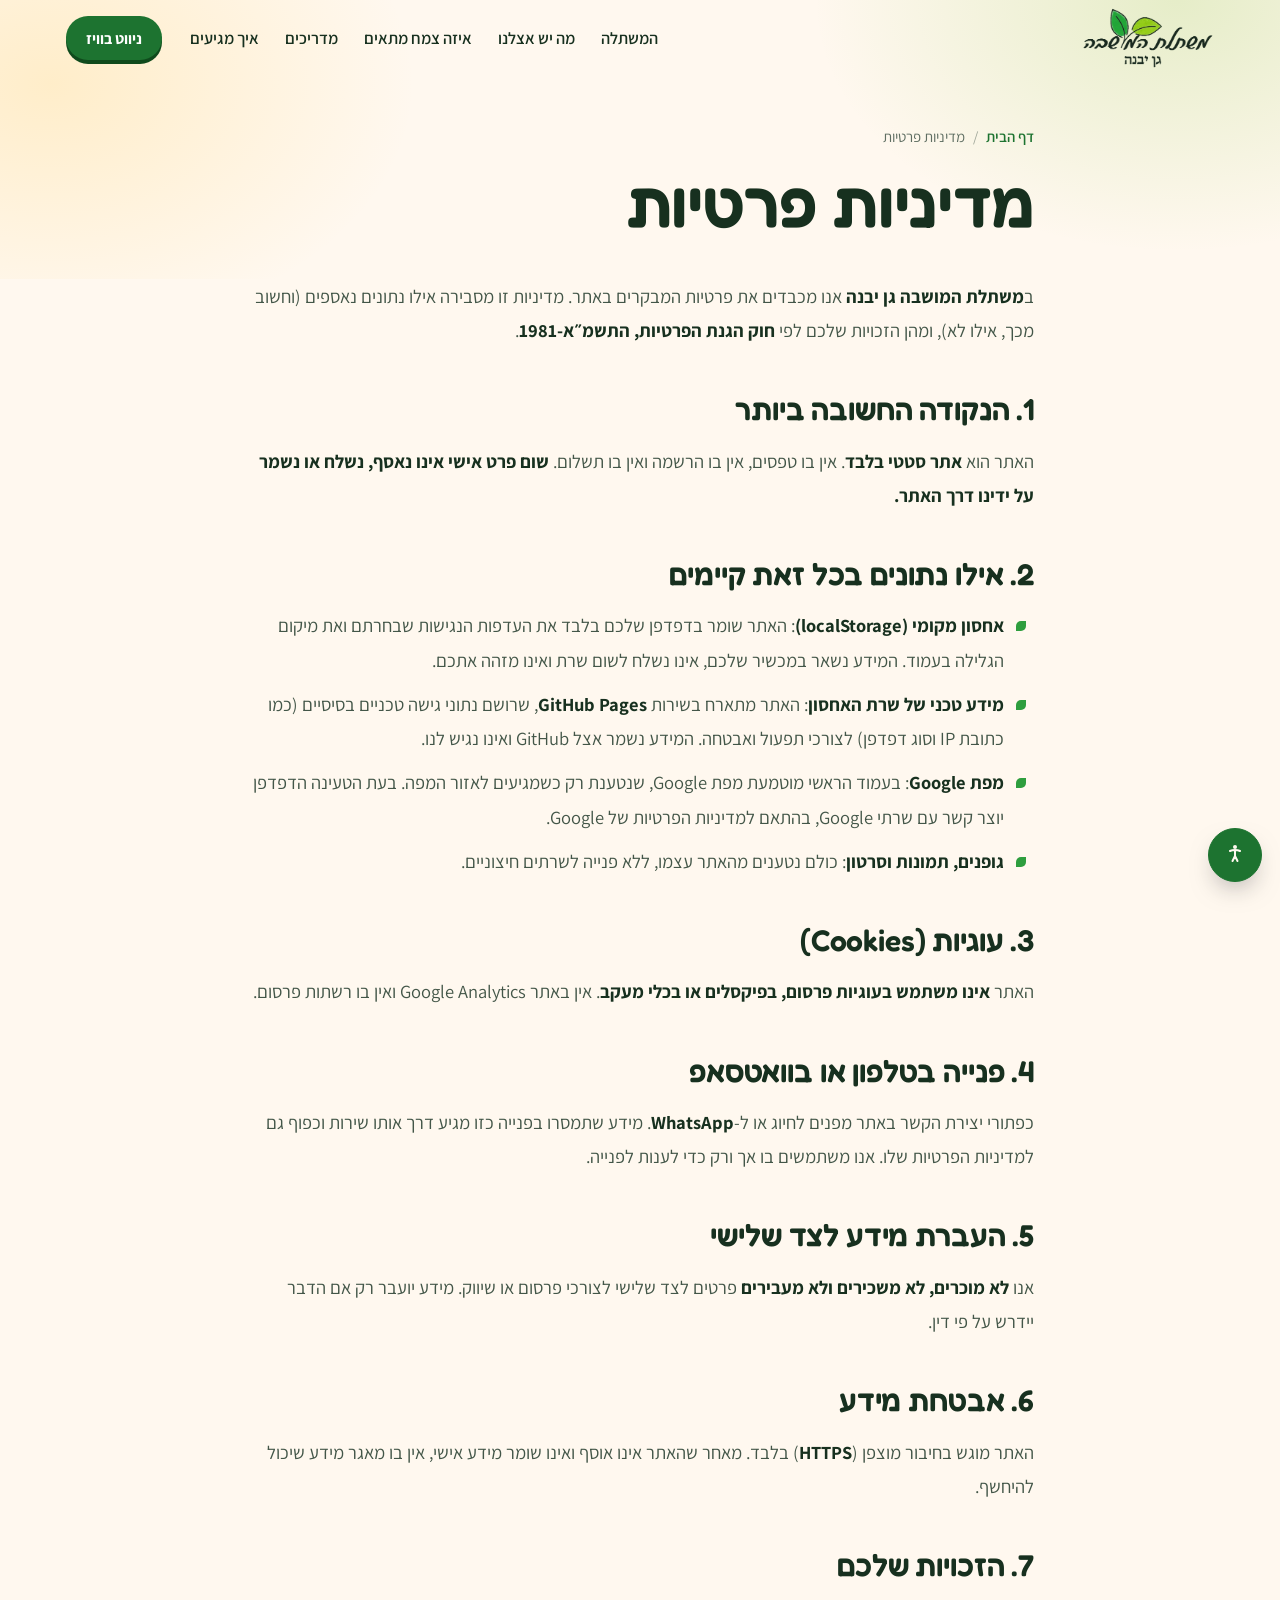
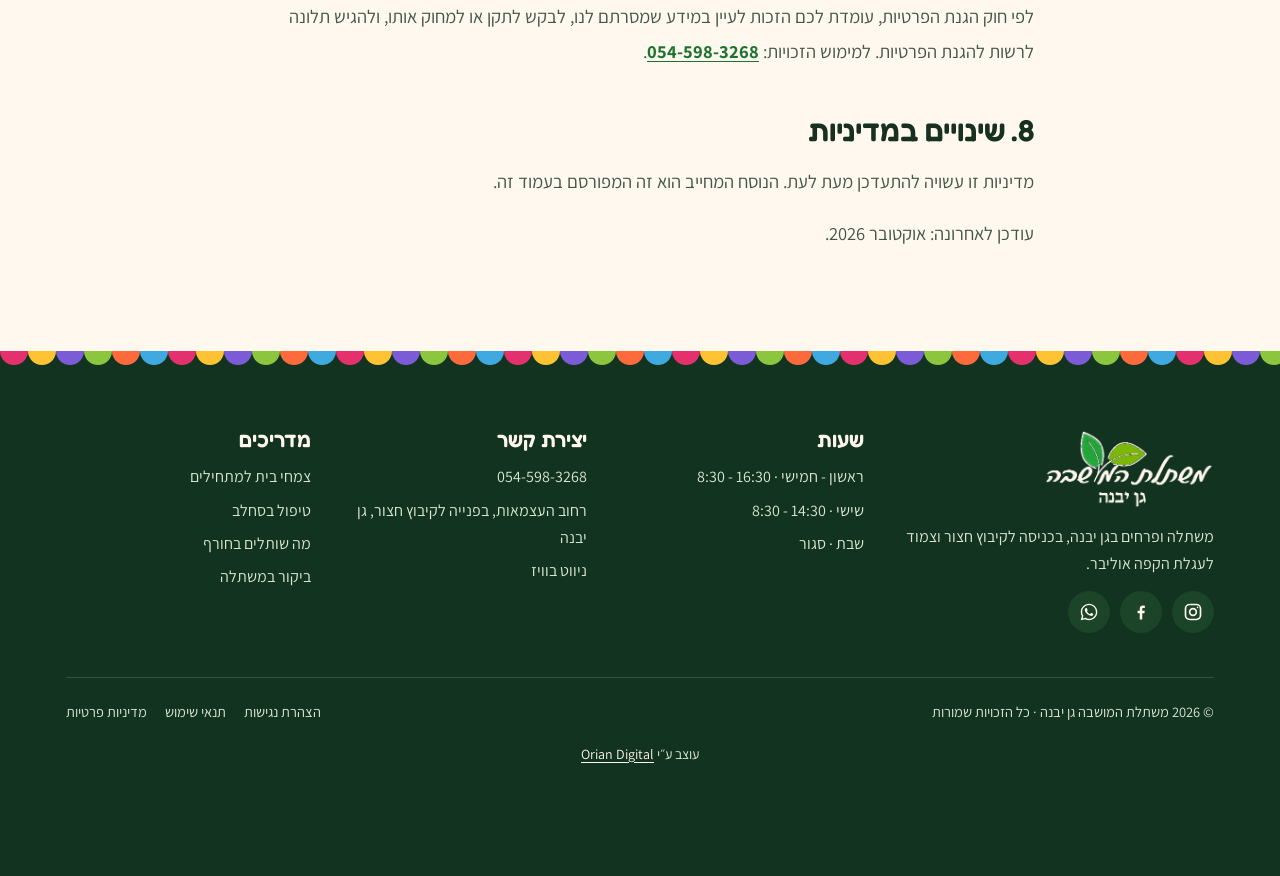
<file: privacy.html>
<!DOCTYPE html>
<html lang="he" dir="rtl" data-base="">
<head>
<meta charset="UTF-8">
<meta name="viewport" content="width=device-width, initial-scale=1">
<meta http-equiv="Content-Security-Policy" content="default-src 'self'; base-uri 'self'; object-src 'none'; form-action 'self'; frame-src 'none'; img-src 'self' data:; script-src 'self' 'sha256-d/ySZ1WiQ+UsI2MXkg0G7dQ5B7Lvl4PpArKC8Ow6lrA='; style-src 'self' 'unsafe-inline'; font-src 'self'; connect-src 'self'; upgrade-insecure-requests">
<meta name="referrer" content="strict-origin-when-cross-origin">
<title>מדיניות פרטיות | משתלת המושבה גן יבנה</title>
<meta name="description" content="מדיניות הפרטיות של אתר משתלת המושבה גן יבנה. האתר אינו אוסף מידע אישי, אינו משתמש בעוגיות מעקב ואין בו טפסים.">
<link rel="canonical" href="https://oriantoledano-ship-it.github.io/moshava-nursery/privacy.html">
<meta name="robots" content="index, follow, max-image-preview:large">
<meta property="og:type" content="website">
<meta property="og:locale" content="he_IL">
<meta property="og:site_name" content="משתלת המושבה גן יבנה">
<meta property="og:title" content="מדיניות פרטיות | משתלת המושבה גן יבנה">
<meta property="og:description" content="מדיניות הפרטיות של אתר משתלת המושבה גן יבנה. האתר אינו אוסף מידע אישי, אינו משתמש בעוגיות מעקב ואין בו טפסים.">
<meta property="og:url" content="https://oriantoledano-ship-it.github.io/moshava-nursery/privacy.html">
<meta property="og:image" content="https://oriantoledano-ship-it.github.io/moshava-nursery/assets/img/og.jpg">
<meta property="og:image:width" content="1200">
<meta property="og:image:height" content="630">
<meta property="og:image:alt" content="משתלת המושבה גן יבנה">
<meta name="twitter:card" content="summary_large_image">
<meta name="theme-color" content="#FFF8EF">
<link rel="icon" href="favicon.ico" sizes="any">
<link rel="icon" type="image/png" sizes="32x32" href="assets/img/favicon-32.png">
<link rel="icon" type="image/png" sizes="192x192" href="assets/img/favicon-192.png">
<link rel="apple-touch-icon" href="assets/img/apple-touch-icon.png">
<script src="assets/framebust.js"></script>
<script src="assets/boot.js?v=5"></script>
<link rel="preload" href="assets/fonts/fredoka-400-700-hebrew.woff2" as="font" type="font/woff2" crossorigin>
<link rel="stylesheet" href="assets/fonts.css?v=5">
<link rel="stylesheet" href="assets/site.css?v=5">
<link rel="stylesheet" href="assets/a11y.css?v=5">
<script src="assets/a11y.js?v=5"></script>
<script type="application/ld+json">
{"@context":"https://schema.org","@graph":[{"@type":"WebPage","name":"מדיניות פרטיות","url":"https://oriantoledano-ship-it.github.io/moshava-nursery/privacy.html","inLanguage":"he-IL","publisher":{"@type":"Organization","@id":"https://oriantoledano-ship-it.github.io/moshava-nursery/#nursery","name":"משתלת המושבה גן יבנה","url":"https://oriantoledano-ship-it.github.io/moshava-nursery/","logo":{"@type":"ImageObject","url":"https://oriantoledano-ship-it.github.io/moshava-nursery/assets/img/logo.png"}}},{"@type":"BreadcrumbList","itemListElement":[{"@type":"ListItem","position":1,"name":"דף הבית","item":"https://oriantoledano-ship-it.github.io/moshava-nursery/"},{"@type":"ListItem","position":2,"name":"מדיניות פרטיות","item":"https://oriantoledano-ship-it.github.io/moshava-nursery/privacy.html"}]}]}
</script>
<script type="speculationrules">{"prefetch":[{"where":{"href_matches":"/moshava-nursery/*"},"eagerness":"moderate"}]}</script>
</head>
<body>

<header class="hdr" id="hdr">
  <div class="wrap hdr-in">
    <a href="./" class="brand" aria-label="משתלת המושבה גן יבנה - לעמוד הבית"><img class="logo-dark" src="assets/img/logo-360.png" alt="משתלת המושבה גן יבנה" width="360" height="169"><img class="logo-light" src="assets/img/logo-360-light.png" alt="" width="360" height="169"></a>
    <nav class="nav" aria-label="ניווט ראשי">
      <a href="index.html#story">המשתלה</a>
      <a href="index.html#plants">מה יש אצלנו</a>
      <a href="index.html#finder">איזה צמח מתאים</a>
      <a href="blog/">מדריכים</a>
      <a href="index.html#visit">איך מגיעים</a>
    </nav>
    <a class="btn btn--leaf hdr-cta" href="https://waze.com/ul?ll=31.7855279,34.7253582&amp;navigate=yes" target="_blank" rel="noopener noreferrer">ניווט בוויז</a>
    <button class="burger" type="button" aria-label="פתיחת תפריט" aria-expanded="false" aria-controls="drawer"><span></span><span></span><span></span></button>
  </div>
</header>

<div class="drawer" id="drawer" aria-hidden="true">
  <div class="scallop" aria-hidden="true"></div>
  <a href="index.html#story">המשתלה</a>
  <a href="index.html#plants">מה יש אצלנו</a>
  <a href="index.html#finder">איזה צמח מתאים</a>
  <a href="blog/">מדריכים</a>
  <a href="index.html#visit">איך מגיעים</a>
  <a class="btn btn--sun" href="tel:+972545983268">התקשרו: <span dir="ltr">054-598-3268</span></a>
</div>

<main id="top" class="legal">
<section class="page-top">
  <div class="wrap page-narrow">
    <ol class="crumbs" aria-label="פירורי לחם"><li><a href="./">דף הבית</a></li><li aria-current="page">מדיניות פרטיות</li></ol>
    <h1>מדיניות פרטיות</h1>
  </div>
</section>
<article class="article">
  <div class="wrap">
    <div class="prose">
<p>ב<strong>משתלת המושבה גן יבנה</strong> אנו מכבדים את פרטיות המבקרים באתר. מדיניות זו מסבירה אילו נתונים נאספים (וחשוב מכך, אילו לא), ומהן הזכויות שלכם לפי <strong>חוק הגנת הפרטיות, התשמ״א-1981</strong>.</p>
<h2>1. הנקודה החשובה ביותר</h2>
<p>האתר הוא <strong>אתר סטטי בלבד</strong>. אין בו טפסים, אין בו הרשמה ואין בו תשלום. <strong>שום פרט אישי אינו נאסף, נשלח או נשמר על ידינו דרך האתר.</strong></p>
<h2>2. אילו נתונים בכל זאת קיימים</h2>
<ul>
<li><strong>אחסון מקומי (localStorage)</strong>: האתר שומר בדפדפן שלכם בלבד את העדפות הנגישות שבחרתם ואת מיקום הגלילה בעמוד. המידע נשאר במכשיר שלכם, אינו נשלח לשום שרת ואינו מזהה אתכם.</li>
<li><strong>מידע טכני של שרת האחסון</strong>: האתר מתארח בשירות <strong>GitHub Pages</strong>, שרושם נתוני גישה טכניים בסיסיים (כמו כתובת IP וסוג דפדפן) לצורכי תפעול ואבטחה. המידע נשמר אצל GitHub ואינו נגיש לנו.</li>
<li><strong>מפת Google</strong>: בעמוד הראשי מוטמעת מפת Google, שנטענת רק כשמגיעים לאזור המפה. בעת הטעינה הדפדפן יוצר קשר עם שרתי Google, בהתאם למדיניות הפרטיות של Google.</li>
<li><strong>גופנים, תמונות וסרטון</strong>: כולם נטענים מהאתר עצמו, ללא פנייה לשרתים חיצוניים.</li>
</ul>
<h2>3. עוגיות (Cookies)</h2>
<p>האתר <strong>אינו משתמש בעוגיות פרסום, בפיקסלים או בכלי מעקב</strong>. אין באתר Google Analytics ואין בו רשתות פרסום.</p>
<h2>4. פנייה בטלפון או בוואטסאפ</h2>
<p>כפתורי יצירת הקשר באתר מפנים לחיוג או ל-<strong>WhatsApp</strong>. מידע שתמסרו בפנייה כזו מגיע דרך אותו שירות וכפוף גם למדיניות הפרטיות שלו. אנו משתמשים בו אך ורק כדי לענות לפנייה.</p>
<h2>5. העברת מידע לצד שלישי</h2>
<p>אנו <strong>לא מוכרים, לא משכירים ולא מעבירים</strong> פרטים לצד שלישי לצורכי פרסום או שיווק. מידע יועבר רק אם הדבר יידרש על פי דין.</p>
<h2>6. אבטחת מידע</h2>
<p>האתר מוגש בחיבור מוצפן (<strong>HTTPS</strong>) בלבד. מאחר שהאתר אינו אוסף ואינו שומר מידע אישי, אין בו מאגר מידע שיכול להיחשף.</p>
<h2>7. הזכויות שלכם</h2>
<p>לפי חוק הגנת הפרטיות, עומדת לכם הזכות לעיין במידע שמסרתם לנו, לבקש לתקן או למחוק אותו, ולהגיש תלונה לרשות להגנת הפרטיות. למימוש הזכויות: <a href="tel:+972545983268" dir="ltr">054-598-3268</a>.</p>
<h2>8. שינויים במדיניות</h2>
<p>מדיניות זו עשויה להתעדכן מעת לעת. הנוסח המחייב הוא זה המפורסם בעמוד זה.</p>
<p>עודכן לאחרונה: אוקטובר 2026.</p>
    </div>
  </div>
</article>
</main>

<footer class="foot">
  <div class="scallop" aria-hidden="true"></div>
  <div class="wrap">
    <div class="foot-top">
      <div class="foot-brand">
        <img src="assets/img/logo-360-light.png" alt="משתלת המושבה גן יבנה" width="360" height="169" loading="lazy">
        <p>משתלה ופרחים בגן יבנה, בכניסה לקיבוץ חצור וצמוד לעגלת הקפה אוליבר.</p>
        <div class="socials">
          <a href="https://www.instagram.com/moshava.plant.nursery/" target="_blank" rel="noopener noreferrer" aria-label="אינסטגרם"><svg viewBox="0 0 24 24" fill="none" stroke="currentColor" stroke-width="2" aria-hidden="true"><rect x="3" y="3" width="18" height="18" rx="5"/><circle cx="12" cy="12" r="4"/><circle cx="17.5" cy="6.5" r="1" fill="currentColor" stroke="none"/></svg></a>
          <a href="https://www.facebook.com/profile.php?id=61574868822469" target="_blank" rel="noopener noreferrer" aria-label="פייסבוק"><svg viewBox="0 0 24 24" fill="currentColor" aria-hidden="true"><path d="M13.5 21v-7.5h2.6l.4-3h-3V8.6c0-.9.3-1.5 1.5-1.5h1.6V4.4c-.3 0-1.2-.1-2.3-.1-2.3 0-3.8 1.4-3.8 3.9v2.3H7.9v3h2.6V21h3z"/></svg></a>
          <a href="https://wa.me/972545983268" target="_blank" rel="noopener noreferrer" aria-label="וואטסאפ"><svg viewBox="0 0 24 24" fill="currentColor" aria-hidden="true"><path d="M12.04 2C6.58 2 2.13 6.45 2.13 11.91c0 1.75.46 3.45 1.32 4.95L2.05 22l5.25-1.38c1.45.79 3.08 1.21 4.74 1.21 5.46 0 9.91-4.45 9.91-9.91C21.95 6.45 17.5 2 12.04 2zm.01 1.67c4.55 0 8.24 3.69 8.24 8.24 0 4.55-3.69 8.24-8.24 8.24-1.48 0-2.93-.39-4.19-1.15l-.3-.17-3.12.82.83-3.04-.2-.31a8.188 8.188 0 0 1-1.26-4.38c.01-4.55 3.7-8.25 8.24-8.25zM8.53 7.33c-.16 0-.43.06-.66.31-.22.25-.87.86-.87 2.07 0 1.22.89 2.39 1 2.56.14.17 1.76 2.67 4.25 3.73.59.27 1.05.42 1.41.53.59.19 1.13.16 1.56.1.48-.07 1.46-.6 1.67-1.18.21-.58.21-1.07.15-1.18-.07-.1-.23-.16-.48-.27-.25-.14-1.47-.74-1.69-.82-.23-.08-.37-.12-.56.12-.16.25-.64.81-.78.97-.15.17-.29.19-.53.07-.26-.13-1.06-.39-2-1.23-.74-.66-1.23-1.47-1.38-1.72-.12-.24-.01-.39.11-.5.11-.11.27-.29.37-.44.13-.14.17-.25.25-.41.08-.17.04-.31-.02-.43-.06-.11-.56-1.35-.77-1.84-.2-.48-.4-.42-.56-.43-.14 0-.3-.01-.47-.01z"/></svg></a>
        </div>
      </div>
      <div class="foot-col">
        <h3>שעות</h3>
        <p>ראשון - חמישי · <span dir="ltr">8:30 - 16:30</span></p>
        <p>שישי · <span dir="ltr">8:30 - 14:30</span></p>
        <p>שבת · סגור</p>
      </div>
      <div class="foot-col">
        <h3>יצירת קשר</h3>
        <a href="tel:+972545983268"><span dir="ltr">054-598-3268</span></a>
        <p>רחוב העצמאות, בפנייה לקיבוץ חצור, גן יבנה</p>
        <a href="https://waze.com/ul?ll=31.7855279,34.7253582&amp;navigate=yes" target="_blank" rel="noopener noreferrer">ניווט בוויז</a>
      </div>
      <div class="foot-col">
        <h3>מדריכים</h3>
        <a href="blog/house-plants-for-beginners.html">צמחי בית למתחילים</a>
        <a href="blog/orchid-care.html">טיפול בסחלב</a>
        <a href="blog/autumn-winter-planting.html">מה שותלים בחורף</a>
        <a href="blog/nursery-gan-yavne.html">ביקור במשתלה</a>
      </div>
    </div>
    <div class="foot-bottom">
      <span>© <span data-year>2026</span> משתלת המושבה גן יבנה · כל הזכויות שמורות</span>
      <nav class="foot-legal" aria-label="מסמכים משפטיים">
        <a href="accessibility.html">הצהרת נגישות</a>
        <a href="terms.html">תנאי שימוש</a>
        <a href="privacy.html">מדיניות פרטיות</a>
      </nav>
    </div>
    <div class="foot-credit">עוצב ע״י <a href="https://wa.me/972525372958" target="_blank" rel="noopener noreferrer">Orian Digital</a></div>
  </div>
</footer>

<div class="mcta" aria-hidden="true">
  <a href="https://waze.com/ul?ll=31.7855279,34.7253582&amp;navigate=yes" class="btn btn--leaf mcta-go" target="_blank" rel="noopener noreferrer" tabindex="-1">ניווט למשתלה</a>
  <a href="tel:+972545983268" class="btn mcta-tel" tabindex="-1" aria-label="התקשרו"><svg viewBox="0 0 24 24" fill="currentColor"><path d="M6.6 3.5h2.6l1.4 4.3-2 1.4a12 12 0 0 0 6.2 6.2l1.4-2 4.3 1.4v2.6a2 2 0 0 1-2.2 2A16.5 16.5 0 0 1 4.6 5.7a2 2 0 0 1 2-2.2z"/></svg></a>
</div>

<button class="a11y-btn" type="button" aria-label="פתיחת תפריט נגישות" aria-expanded="false" aria-controls="a11yPanel">
  <svg viewBox="0 0 24 24" width="24" height="24" aria-hidden="true"><circle cx="12" cy="4" r="2" fill="currentColor"/><path d="M12 7c-3 0-5 1-5 1M12 7c3 0 5 1 5 1M12 7v6m0 0l-2.5 5M12 13l2.5 5" stroke="currentColor" stroke-width="2" fill="none" stroke-linecap="round"/></svg>
</button>
<div class="a11y-panel" id="a11yPanel" role="dialog" aria-label="הגדרות נגישות" aria-hidden="true">
  <h2 class="a11y-title">נגישות</h2>
  <div class="a11y-row"><span>ניגודיות גבוהה</span><div class="a11y-seg" role="group" aria-label="ניגודיות"><button class="a11y-chip" type="button" data-key="contrast" data-val="normal" aria-pressed="true">רגילה</button><button class="a11y-chip" type="button" data-key="contrast" data-val="high" aria-pressed="false">גבוהה</button></div></div>
  <div class="a11y-row"><span>גודל טקסט</span><div class="a11y-seg" role="group" aria-label="גודל טקסט"><button class="a11y-chip" type="button" data-key="text" data-val="normal" aria-pressed="true">רגיל</button><button class="a11y-chip" type="button" data-key="text" data-val="large" aria-pressed="false">גדול</button></div></div>
  <div class="a11y-row"><span>הדגשת קישורים</span><div class="a11y-seg" role="group" aria-label="הדגשת קישורים"><button class="a11y-chip" type="button" data-key="links" data-val="off" aria-pressed="true">כבוי</button><button class="a11y-chip" type="button" data-key="links" data-val="on" aria-pressed="false">דלוק</button></div></div>
  <div class="a11y-row"><span>עצירת אנימציות</span><div class="a11y-seg" role="group" aria-label="עצירת אנימציות"><button class="a11y-chip" type="button" data-key="motion" data-val="on" aria-pressed="true">דלוקות</button><button class="a11y-chip" type="button" data-key="motion" data-val="off" aria-pressed="false">עצורות</button></div></div>
  <button class="a11y-reset" type="button">איפוס הגדרות</button>
  <a class="a11y-statement" href="accessibility.html">הצהרת נגישות</a>
</div>

<script src="assets/site.js?v=5"></script>
</body>
</html>
</file>
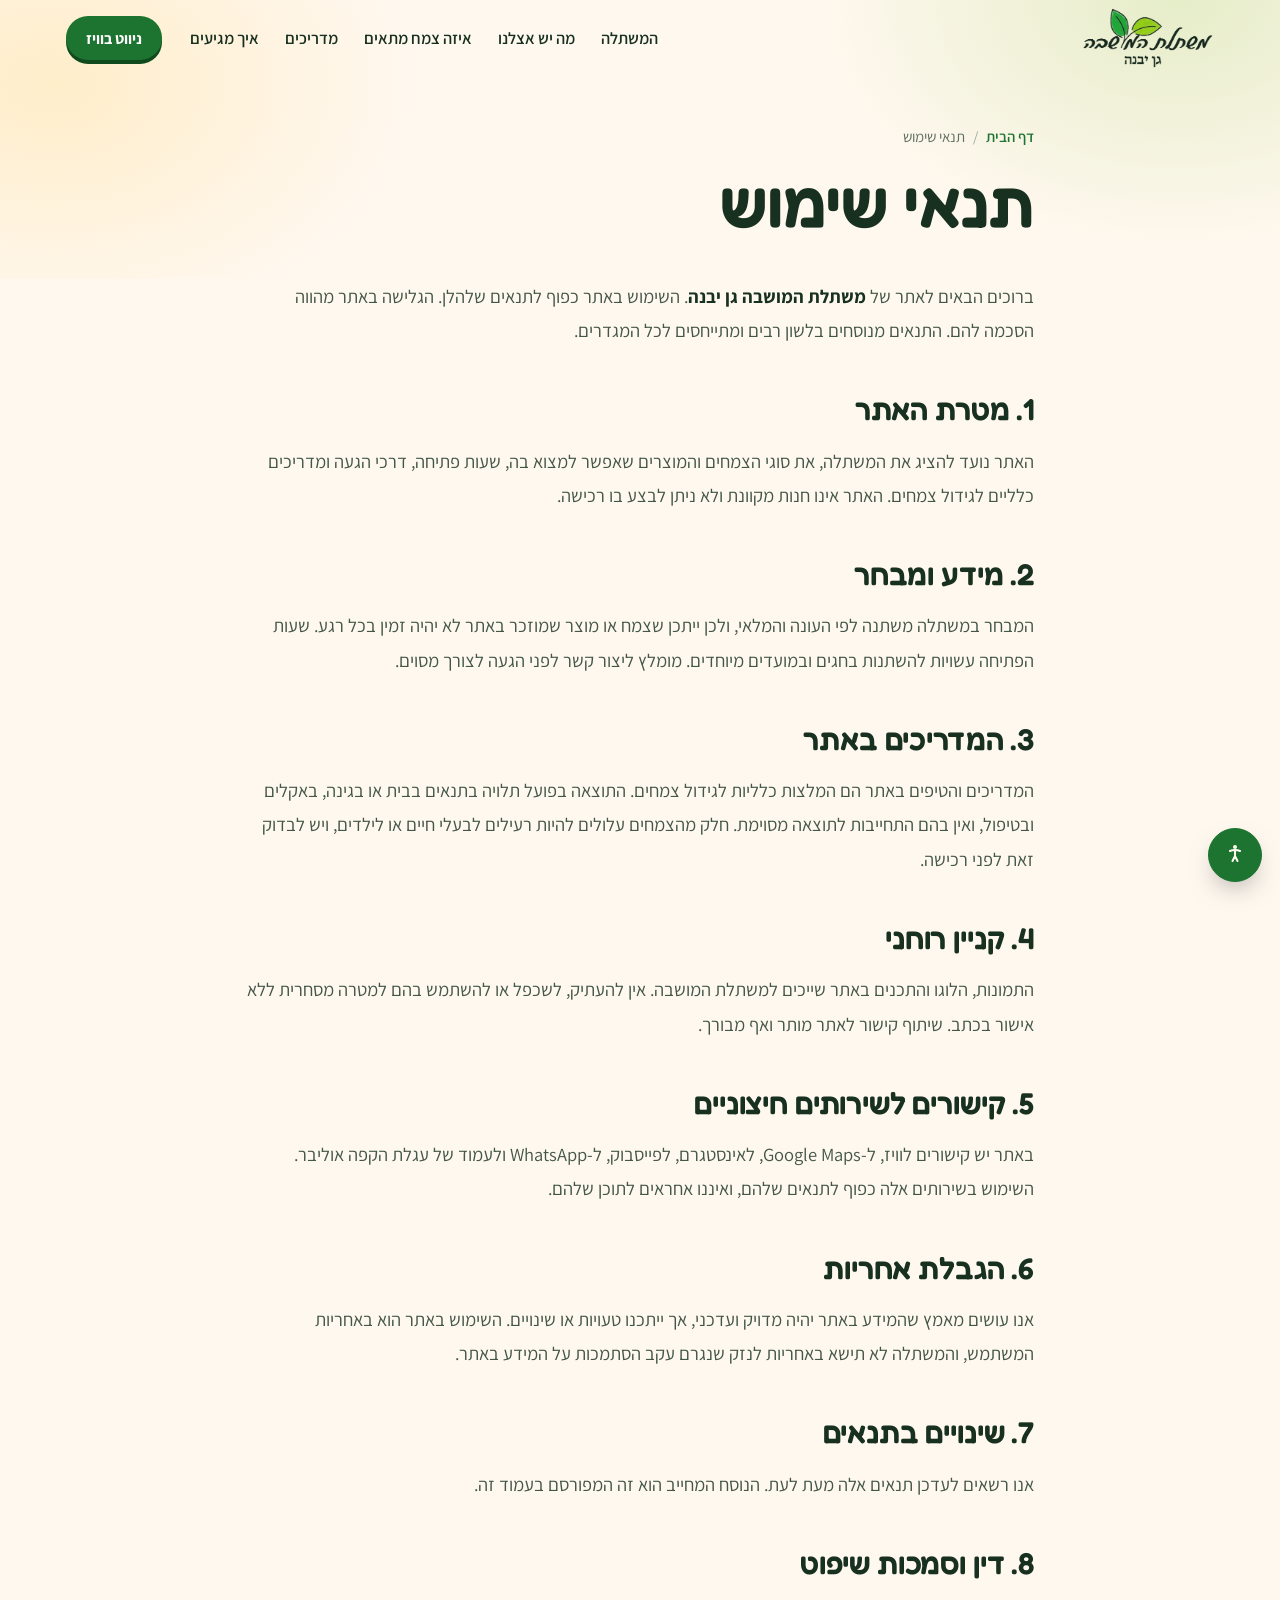
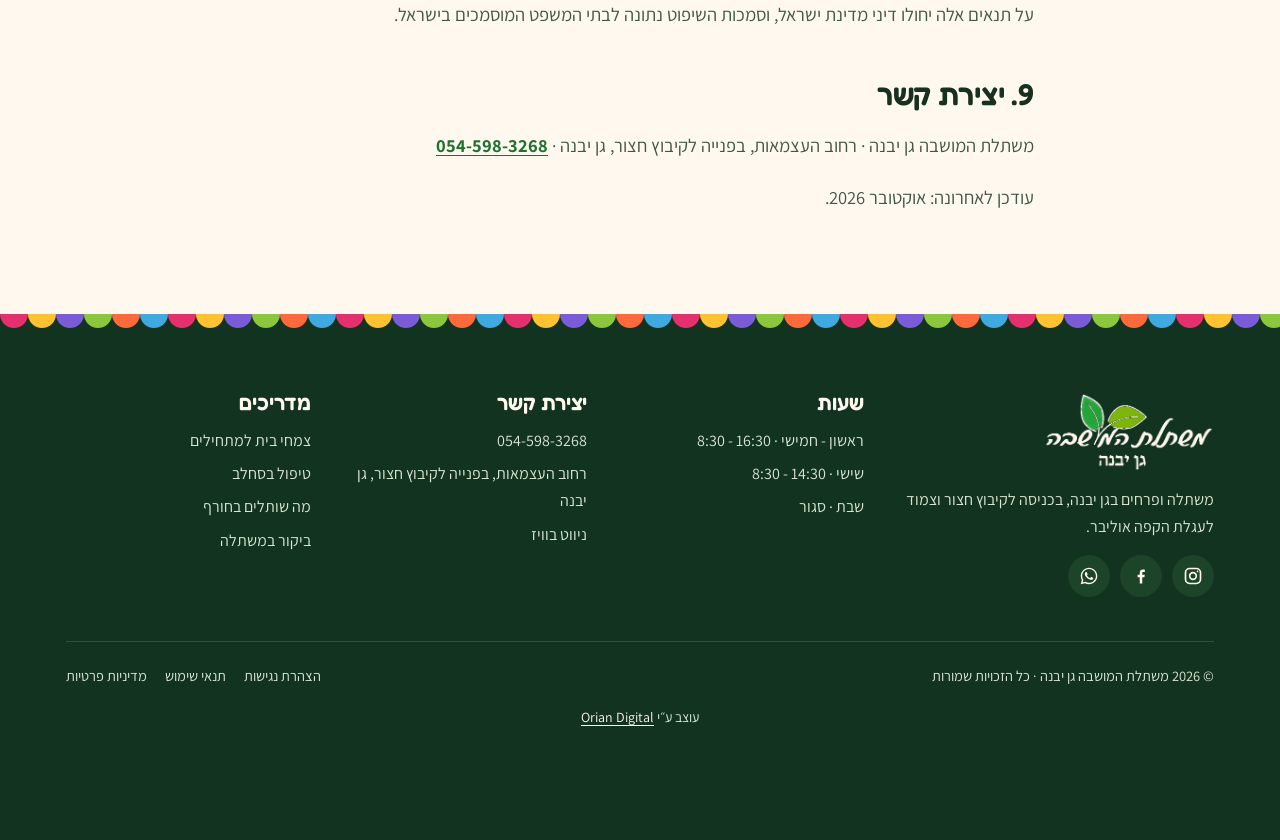
<file: terms.html>
<!DOCTYPE html>
<html lang="he" dir="rtl" data-base="">
<head>
<meta charset="UTF-8">
<meta name="viewport" content="width=device-width, initial-scale=1">
<meta http-equiv="Content-Security-Policy" content="default-src 'self'; base-uri 'self'; object-src 'none'; form-action 'self'; frame-src 'none'; img-src 'self' data:; script-src 'self' 'sha256-d/ySZ1WiQ+UsI2MXkg0G7dQ5B7Lvl4PpArKC8Ow6lrA='; style-src 'self' 'unsafe-inline'; font-src 'self'; connect-src 'self'; upgrade-insecure-requests">
<meta name="referrer" content="strict-origin-when-cross-origin">
<title>תנאי שימוש | משתלת המושבה גן יבנה</title>
<meta name="description" content="תנאי השימוש באתר משתלת המושבה גן יבנה: מטרת האתר, המידע על המבחר והמדריכים, קניין רוחני, קישורים חיצוניים, הגבלת אחריות ויצירת קשר.">
<link rel="canonical" href="https://oriantoledano-ship-it.github.io/moshava-nursery/terms.html">
<meta name="robots" content="index, follow, max-image-preview:large">
<meta property="og:type" content="website">
<meta property="og:locale" content="he_IL">
<meta property="og:site_name" content="משתלת המושבה גן יבנה">
<meta property="og:title" content="תנאי שימוש | משתלת המושבה גן יבנה">
<meta property="og:description" content="תנאי השימוש באתר משתלת המושבה גן יבנה: מטרת האתר, המידע על המבחר והמדריכים, קניין רוחני, קישורים חיצוניים, הגבלת אחריות ויצירת קשר.">
<meta property="og:url" content="https://oriantoledano-ship-it.github.io/moshava-nursery/terms.html">
<meta property="og:image" content="https://oriantoledano-ship-it.github.io/moshava-nursery/assets/img/og.jpg">
<meta property="og:image:width" content="1200">
<meta property="og:image:height" content="630">
<meta property="og:image:alt" content="משתלת המושבה גן יבנה">
<meta name="twitter:card" content="summary_large_image">
<meta name="theme-color" content="#FFF8EF">
<link rel="icon" href="favicon.ico" sizes="any">
<link rel="icon" type="image/png" sizes="32x32" href="assets/img/favicon-32.png">
<link rel="icon" type="image/png" sizes="192x192" href="assets/img/favicon-192.png">
<link rel="apple-touch-icon" href="assets/img/apple-touch-icon.png">
<script src="assets/framebust.js"></script>
<script src="assets/boot.js?v=5"></script>
<link rel="preload" href="assets/fonts/fredoka-400-700-hebrew.woff2" as="font" type="font/woff2" crossorigin>
<link rel="stylesheet" href="assets/fonts.css?v=5">
<link rel="stylesheet" href="assets/site.css?v=5">
<link rel="stylesheet" href="assets/a11y.css?v=5">
<script src="assets/a11y.js?v=5"></script>
<script type="application/ld+json">
{"@context":"https://schema.org","@graph":[{"@type":"WebPage","name":"תנאי שימוש","url":"https://oriantoledano-ship-it.github.io/moshava-nursery/terms.html","inLanguage":"he-IL","publisher":{"@type":"Organization","@id":"https://oriantoledano-ship-it.github.io/moshava-nursery/#nursery","name":"משתלת המושבה גן יבנה","url":"https://oriantoledano-ship-it.github.io/moshava-nursery/","logo":{"@type":"ImageObject","url":"https://oriantoledano-ship-it.github.io/moshava-nursery/assets/img/logo.png"}}},{"@type":"BreadcrumbList","itemListElement":[{"@type":"ListItem","position":1,"name":"דף הבית","item":"https://oriantoledano-ship-it.github.io/moshava-nursery/"},{"@type":"ListItem","position":2,"name":"תנאי שימוש","item":"https://oriantoledano-ship-it.github.io/moshava-nursery/terms.html"}]}]}
</script>
<script type="speculationrules">{"prefetch":[{"where":{"href_matches":"/moshava-nursery/*"},"eagerness":"moderate"}]}</script>
</head>
<body>

<header class="hdr" id="hdr">
  <div class="wrap hdr-in">
    <a href="./" class="brand" aria-label="משתלת המושבה גן יבנה - לעמוד הבית"><img class="logo-dark" src="assets/img/logo-360.png" alt="משתלת המושבה גן יבנה" width="360" height="169"><img class="logo-light" src="assets/img/logo-360-light.png" alt="" width="360" height="169"></a>
    <nav class="nav" aria-label="ניווט ראשי">
      <a href="index.html#story">המשתלה</a>
      <a href="index.html#plants">מה יש אצלנו</a>
      <a href="index.html#finder">איזה צמח מתאים</a>
      <a href="blog/">מדריכים</a>
      <a href="index.html#visit">איך מגיעים</a>
    </nav>
    <a class="btn btn--leaf hdr-cta" href="https://waze.com/ul?ll=31.7855279,34.7253582&amp;navigate=yes" target="_blank" rel="noopener noreferrer">ניווט בוויז</a>
    <button class="burger" type="button" aria-label="פתיחת תפריט" aria-expanded="false" aria-controls="drawer"><span></span><span></span><span></span></button>
  </div>
</header>

<div class="drawer" id="drawer" aria-hidden="true">
  <div class="scallop" aria-hidden="true"></div>
  <a href="index.html#story">המשתלה</a>
  <a href="index.html#plants">מה יש אצלנו</a>
  <a href="index.html#finder">איזה צמח מתאים</a>
  <a href="blog/">מדריכים</a>
  <a href="index.html#visit">איך מגיעים</a>
  <a class="btn btn--sun" href="tel:+972545983268">התקשרו: <span dir="ltr">054-598-3268</span></a>
</div>

<main id="top" class="legal">
<section class="page-top">
  <div class="wrap page-narrow">
    <ol class="crumbs" aria-label="פירורי לחם"><li><a href="./">דף הבית</a></li><li aria-current="page">תנאי שימוש</li></ol>
    <h1>תנאי שימוש</h1>
  </div>
</section>
<article class="article">
  <div class="wrap">
    <div class="prose">
<p>ברוכים הבאים לאתר של <strong>משתלת המושבה גן יבנה</strong>. השימוש באתר כפוף לתנאים שלהלן. הגלישה באתר מהווה הסכמה להם. התנאים מנוסחים בלשון רבים ומתייחסים לכל המגדרים.</p>
<h2>1. מטרת האתר</h2>
<p>האתר נועד להציג את המשתלה, את סוגי הצמחים והמוצרים שאפשר למצוא בה, שעות פתיחה, דרכי הגעה ומדריכים כלליים לגידול צמחים. האתר אינו חנות מקוונת ולא ניתן לבצע בו רכישה.</p>
<h2>2. מידע ומבחר</h2>
<p>המבחר במשתלה משתנה לפי העונה והמלאי, ולכן ייתכן שצמח או מוצר שמוזכר באתר לא יהיה זמין בכל רגע. שעות הפתיחה עשויות להשתנות בחגים ובמועדים מיוחדים. מומלץ ליצור קשר לפני הגעה לצורך מסוים.</p>
<h2>3. המדריכים באתר</h2>
<p>המדריכים והטיפים באתר הם המלצות כלליות לגידול צמחים. התוצאה בפועל תלויה בתנאים בבית או בגינה, באקלים ובטיפול, ואין בהם התחייבות לתוצאה מסוימת. חלק מהצמחים עלולים להיות רעילים לבעלי חיים או לילדים, ויש לבדוק זאת לפני רכישה.</p>
<h2>4. קניין רוחני</h2>
<p>התמונות, הלוגו והתכנים באתר שייכים למשתלת המושבה. אין להעתיק, לשכפל או להשתמש בהם למטרה מסחרית ללא אישור בכתב. שיתוף קישור לאתר מותר ואף מבורך.</p>
<h2>5. קישורים לשירותים חיצוניים</h2>
<p>באתר יש קישורים לוויז, ל-Google Maps, לאינסטגרם, לפייסבוק, ל-WhatsApp ולעמוד של עגלת הקפה אוליבר. השימוש בשירותים אלה כפוף לתנאים שלהם, ואיננו אחראים לתוכן שלהם.</p>
<h2>6. הגבלת אחריות</h2>
<p>אנו עושים מאמץ שהמידע באתר יהיה מדויק ועדכני, אך ייתכנו טעויות או שינויים. השימוש באתר הוא באחריות המשתמש, והמשתלה לא תישא באחריות לנזק שנגרם עקב הסתמכות על המידע באתר.</p>
<h2>7. שינויים בתנאים</h2>
<p>אנו רשאים לעדכן תנאים אלה מעת לעת. הנוסח המחייב הוא זה המפורסם בעמוד זה.</p>
<h2>8. דין וסמכות שיפוט</h2>
<p>על תנאים אלה יחולו דיני מדינת ישראל, וסמכות השיפוט נתונה לבתי המשפט המוסמכים בישראל.</p>
<h2>9. יצירת קשר</h2>
<p>משתלת המושבה גן יבנה · רחוב העצמאות, בפנייה לקיבוץ חצור, גן יבנה · <a href="tel:+972545983268" dir="ltr">054-598-3268</a></p>
<p>עודכן לאחרונה: אוקטובר 2026.</p>
    </div>
  </div>
</article>
</main>

<footer class="foot">
  <div class="scallop" aria-hidden="true"></div>
  <div class="wrap">
    <div class="foot-top">
      <div class="foot-brand">
        <img src="assets/img/logo-360-light.png" alt="משתלת המושבה גן יבנה" width="360" height="169" loading="lazy">
        <p>משתלה ופרחים בגן יבנה, בכניסה לקיבוץ חצור וצמוד לעגלת הקפה אוליבר.</p>
        <div class="socials">
          <a href="https://www.instagram.com/moshava.plant.nursery/" target="_blank" rel="noopener noreferrer" aria-label="אינסטגרם"><svg viewBox="0 0 24 24" fill="none" stroke="currentColor" stroke-width="2" aria-hidden="true"><rect x="3" y="3" width="18" height="18" rx="5"/><circle cx="12" cy="12" r="4"/><circle cx="17.5" cy="6.5" r="1" fill="currentColor" stroke="none"/></svg></a>
          <a href="https://www.facebook.com/profile.php?id=61574868822469" target="_blank" rel="noopener noreferrer" aria-label="פייסבוק"><svg viewBox="0 0 24 24" fill="currentColor" aria-hidden="true"><path d="M13.5 21v-7.5h2.6l.4-3h-3V8.6c0-.9.3-1.5 1.5-1.5h1.6V4.4c-.3 0-1.2-.1-2.3-.1-2.3 0-3.8 1.4-3.8 3.9v2.3H7.9v3h2.6V21h3z"/></svg></a>
          <a href="https://wa.me/972545983268" target="_blank" rel="noopener noreferrer" aria-label="וואטסאפ"><svg viewBox="0 0 24 24" fill="currentColor" aria-hidden="true"><path d="M12.04 2C6.58 2 2.13 6.45 2.13 11.91c0 1.75.46 3.45 1.32 4.95L2.05 22l5.25-1.38c1.45.79 3.08 1.21 4.74 1.21 5.46 0 9.91-4.45 9.91-9.91C21.95 6.45 17.5 2 12.04 2zm.01 1.67c4.55 0 8.24 3.69 8.24 8.24 0 4.55-3.69 8.24-8.24 8.24-1.48 0-2.93-.39-4.19-1.15l-.3-.17-3.12.82.83-3.04-.2-.31a8.188 8.188 0 0 1-1.26-4.38c.01-4.55 3.7-8.25 8.24-8.25zM8.53 7.33c-.16 0-.43.06-.66.31-.22.25-.87.86-.87 2.07 0 1.22.89 2.39 1 2.56.14.17 1.76 2.67 4.25 3.73.59.27 1.05.42 1.41.53.59.19 1.13.16 1.56.1.48-.07 1.46-.6 1.67-1.18.21-.58.21-1.07.15-1.18-.07-.1-.23-.16-.48-.27-.25-.14-1.47-.74-1.69-.82-.23-.08-.37-.12-.56.12-.16.25-.64.81-.78.97-.15.17-.29.19-.53.07-.26-.13-1.06-.39-2-1.23-.74-.66-1.23-1.47-1.38-1.72-.12-.24-.01-.39.11-.5.11-.11.27-.29.37-.44.13-.14.17-.25.25-.41.08-.17.04-.31-.02-.43-.06-.11-.56-1.35-.77-1.84-.2-.48-.4-.42-.56-.43-.14 0-.3-.01-.47-.01z"/></svg></a>
        </div>
      </div>
      <div class="foot-col">
        <h3>שעות</h3>
        <p>ראשון - חמישי · <span dir="ltr">8:30 - 16:30</span></p>
        <p>שישי · <span dir="ltr">8:30 - 14:30</span></p>
        <p>שבת · סגור</p>
      </div>
      <div class="foot-col">
        <h3>יצירת קשר</h3>
        <a href="tel:+972545983268"><span dir="ltr">054-598-3268</span></a>
        <p>רחוב העצמאות, בפנייה לקיבוץ חצור, גן יבנה</p>
        <a href="https://waze.com/ul?ll=31.7855279,34.7253582&amp;navigate=yes" target="_blank" rel="noopener noreferrer">ניווט בוויז</a>
      </div>
      <div class="foot-col">
        <h3>מדריכים</h3>
        <a href="blog/house-plants-for-beginners.html">צמחי בית למתחילים</a>
        <a href="blog/orchid-care.html">טיפול בסחלב</a>
        <a href="blog/autumn-winter-planting.html">מה שותלים בחורף</a>
        <a href="blog/nursery-gan-yavne.html">ביקור במשתלה</a>
      </div>
    </div>
    <div class="foot-bottom">
      <span>© <span data-year>2026</span> משתלת המושבה גן יבנה · כל הזכויות שמורות</span>
      <nav class="foot-legal" aria-label="מסמכים משפטיים">
        <a href="accessibility.html">הצהרת נגישות</a>
        <a href="terms.html">תנאי שימוש</a>
        <a href="privacy.html">מדיניות פרטיות</a>
      </nav>
    </div>
    <div class="foot-credit">עוצב ע״י <a href="https://wa.me/972525372958" target="_blank" rel="noopener noreferrer">Orian Digital</a></div>
  </div>
</footer>

<div class="mcta" aria-hidden="true">
  <a href="https://waze.com/ul?ll=31.7855279,34.7253582&amp;navigate=yes" class="btn btn--leaf mcta-go" target="_blank" rel="noopener noreferrer" tabindex="-1">ניווט למשתלה</a>
  <a href="tel:+972545983268" class="btn mcta-tel" tabindex="-1" aria-label="התקשרו"><svg viewBox="0 0 24 24" fill="currentColor"><path d="M6.6 3.5h2.6l1.4 4.3-2 1.4a12 12 0 0 0 6.2 6.2l1.4-2 4.3 1.4v2.6a2 2 0 0 1-2.2 2A16.5 16.5 0 0 1 4.6 5.7a2 2 0 0 1 2-2.2z"/></svg></a>
</div>

<button class="a11y-btn" type="button" aria-label="פתיחת תפריט נגישות" aria-expanded="false" aria-controls="a11yPanel">
  <svg viewBox="0 0 24 24" width="24" height="24" aria-hidden="true"><circle cx="12" cy="4" r="2" fill="currentColor"/><path d="M12 7c-3 0-5 1-5 1M12 7c3 0 5 1 5 1M12 7v6m0 0l-2.5 5M12 13l2.5 5" stroke="currentColor" stroke-width="2" fill="none" stroke-linecap="round"/></svg>
</button>
<div class="a11y-panel" id="a11yPanel" role="dialog" aria-label="הגדרות נגישות" aria-hidden="true">
  <h2 class="a11y-title">נגישות</h2>
  <div class="a11y-row"><span>ניגודיות גבוהה</span><div class="a11y-seg" role="group" aria-label="ניגודיות"><button class="a11y-chip" type="button" data-key="contrast" data-val="normal" aria-pressed="true">רגילה</button><button class="a11y-chip" type="button" data-key="contrast" data-val="high" aria-pressed="false">גבוהה</button></div></div>
  <div class="a11y-row"><span>גודל טקסט</span><div class="a11y-seg" role="group" aria-label="גודל טקסט"><button class="a11y-chip" type="button" data-key="text" data-val="normal" aria-pressed="true">רגיל</button><button class="a11y-chip" type="button" data-key="text" data-val="large" aria-pressed="false">גדול</button></div></div>
  <div class="a11y-row"><span>הדגשת קישורים</span><div class="a11y-seg" role="group" aria-label="הדגשת קישורים"><button class="a11y-chip" type="button" data-key="links" data-val="off" aria-pressed="true">כבוי</button><button class="a11y-chip" type="button" data-key="links" data-val="on" aria-pressed="false">דלוק</button></div></div>
  <div class="a11y-row"><span>עצירת אנימציות</span><div class="a11y-seg" role="group" aria-label="עצירת אנימציות"><button class="a11y-chip" type="button" data-key="motion" data-val="on" aria-pressed="true">דלוקות</button><button class="a11y-chip" type="button" data-key="motion" data-val="off" aria-pressed="false">עצורות</button></div></div>
  <button class="a11y-reset" type="button">איפוס הגדרות</button>
  <a class="a11y-statement" href="accessibility.html">הצהרת נגישות</a>
</div>

<script src="assets/site.js?v=5"></script>
</body>
</html>
</file>
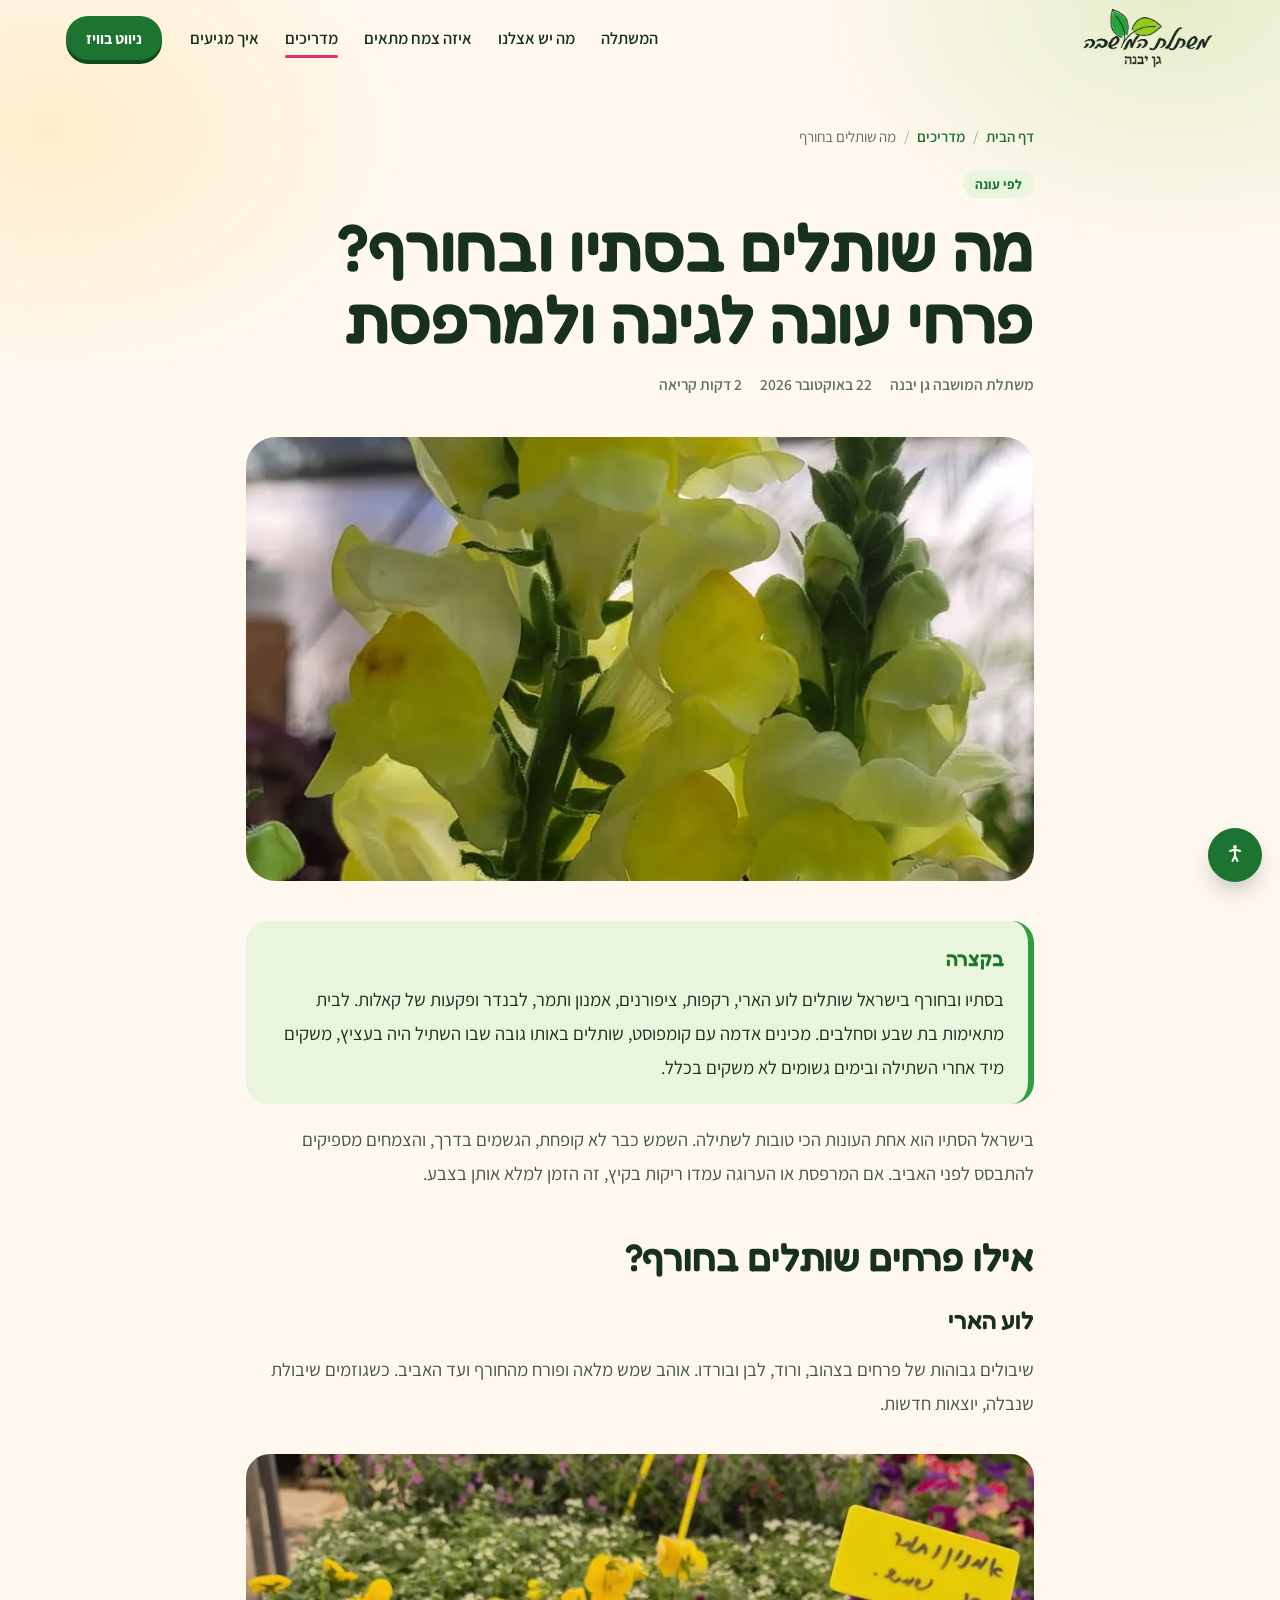
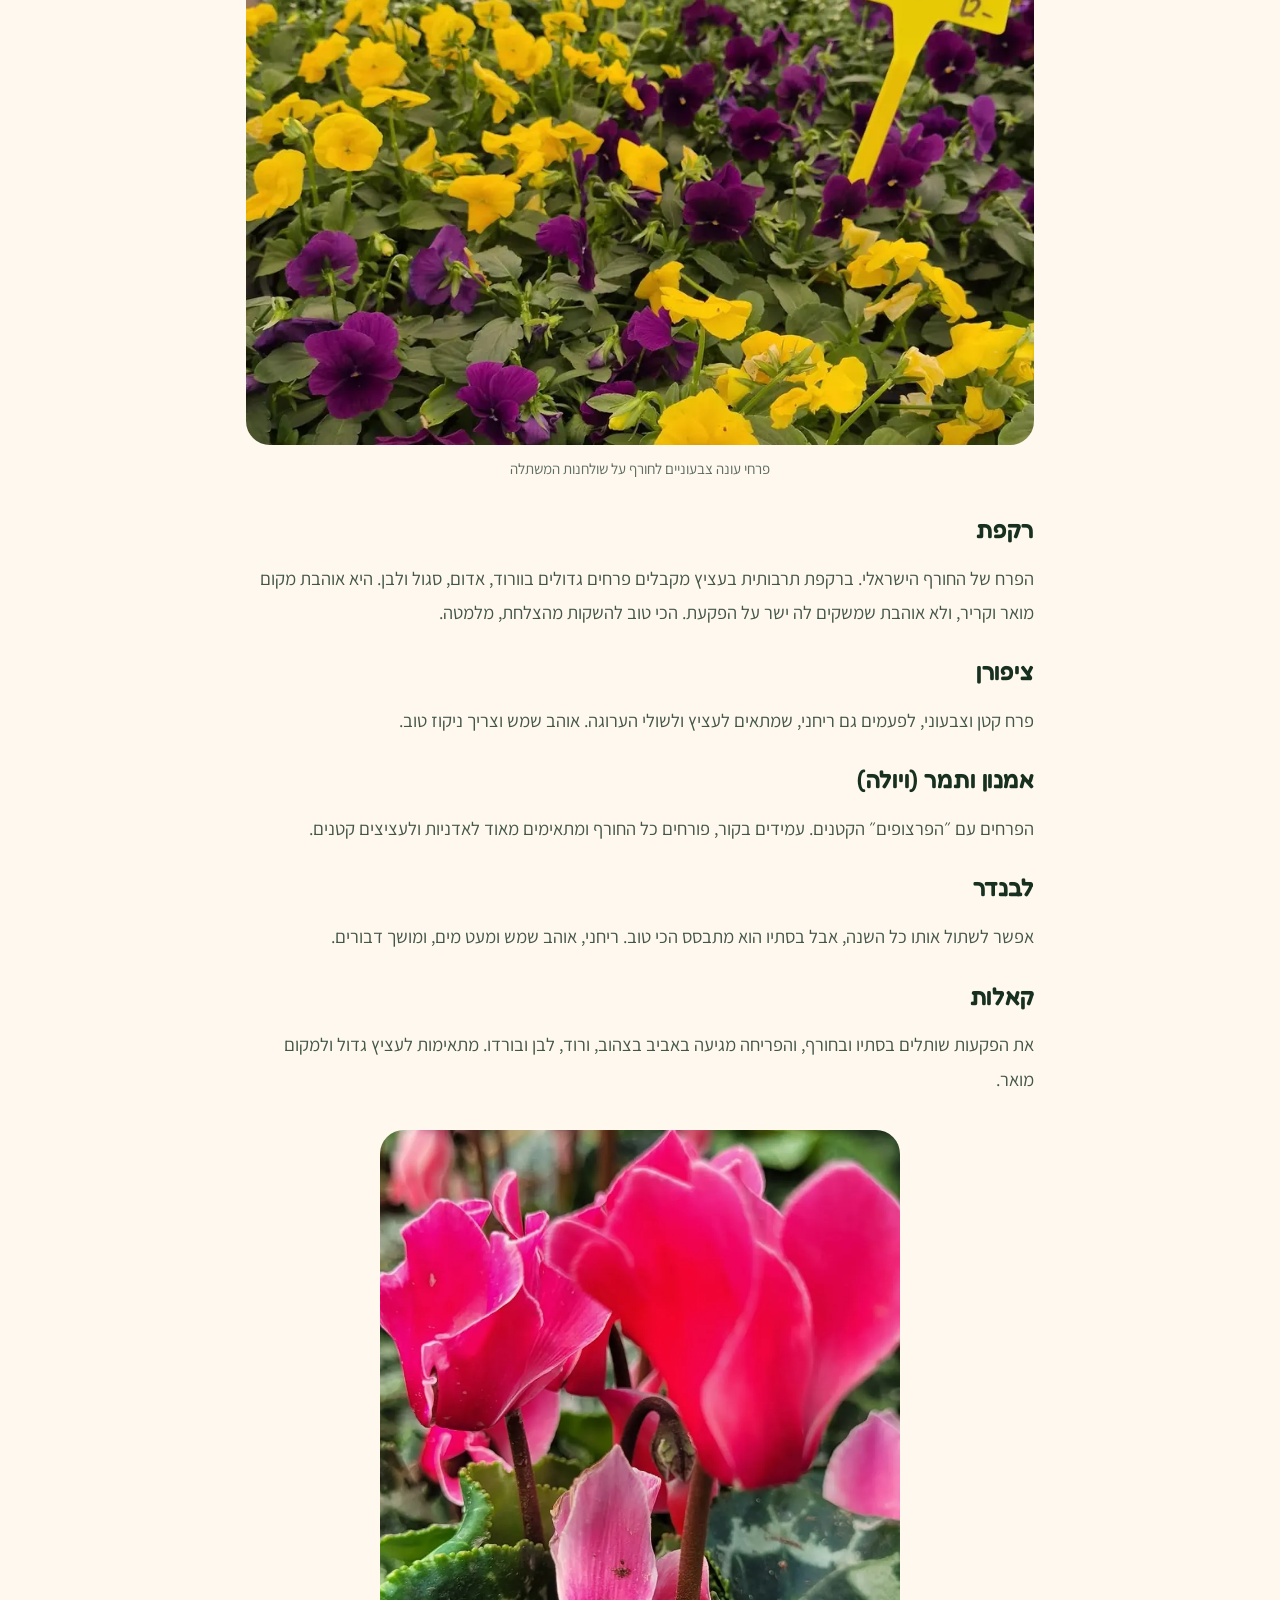
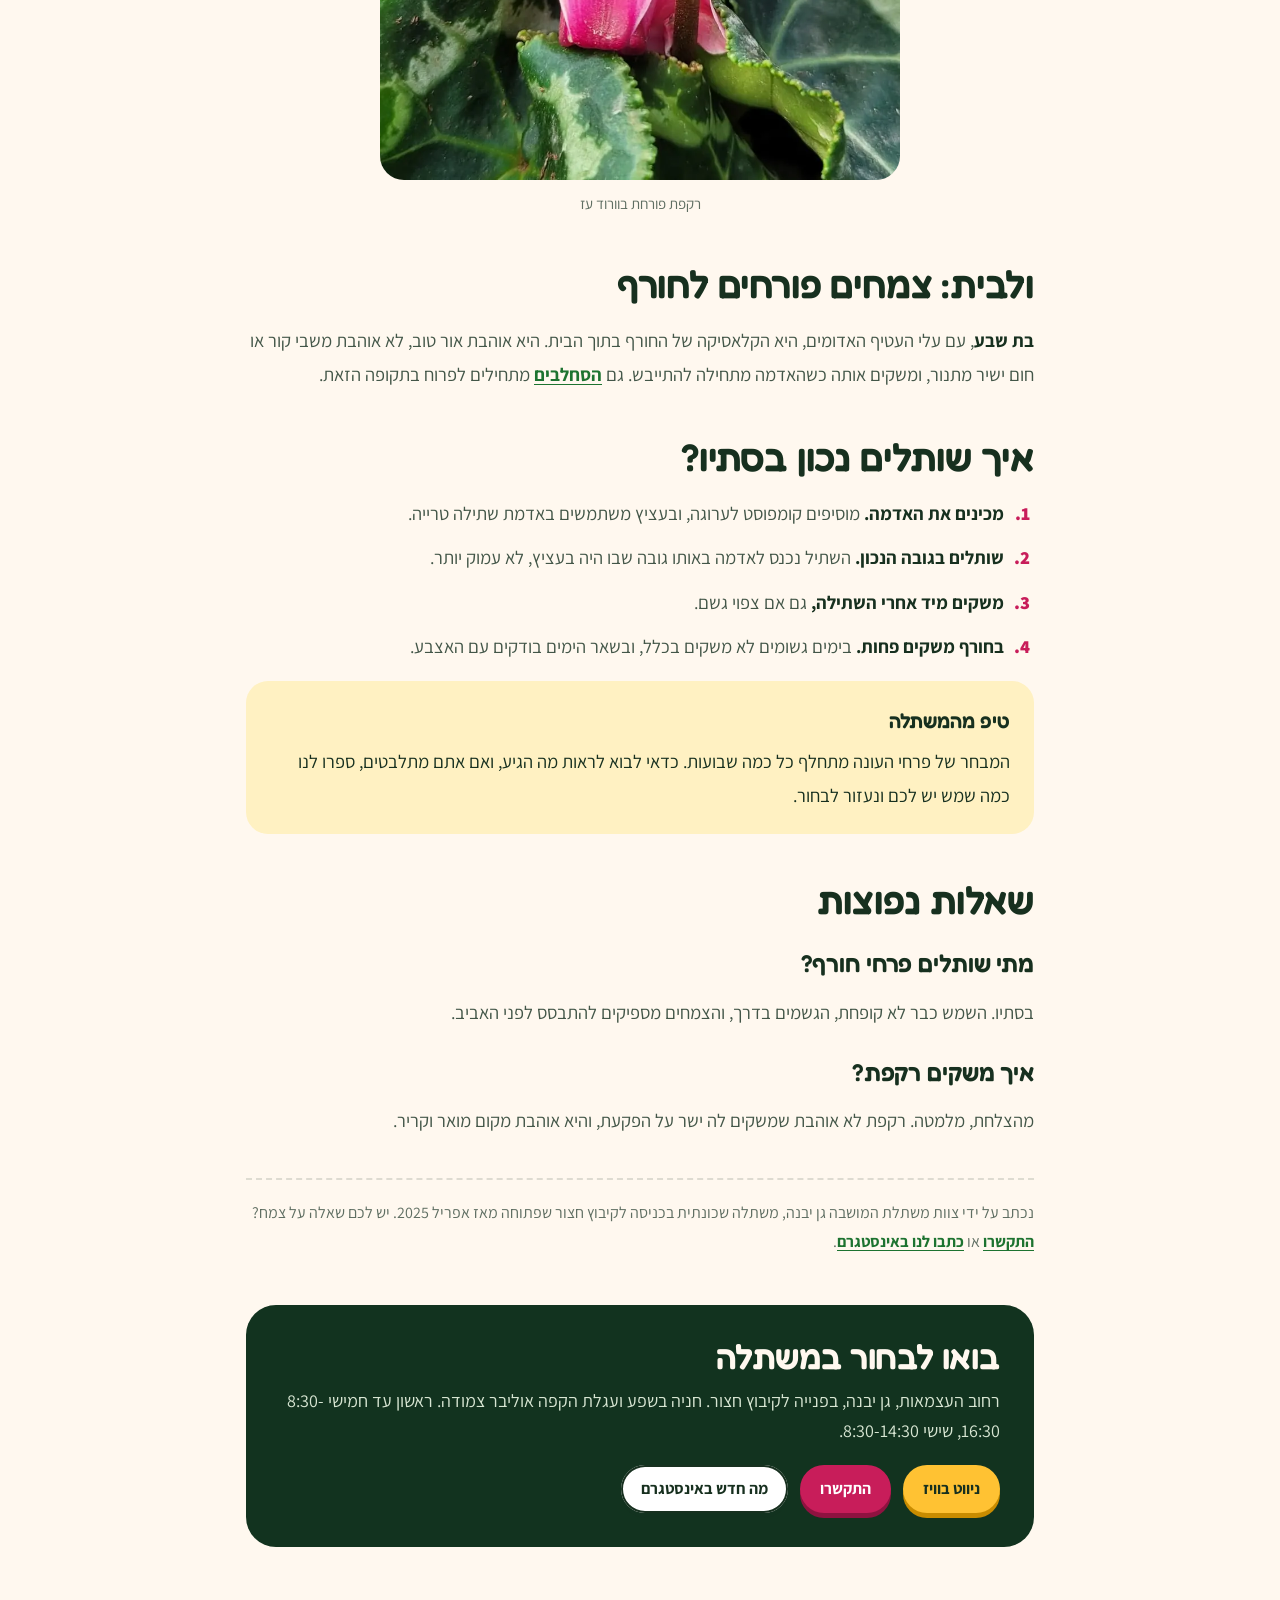
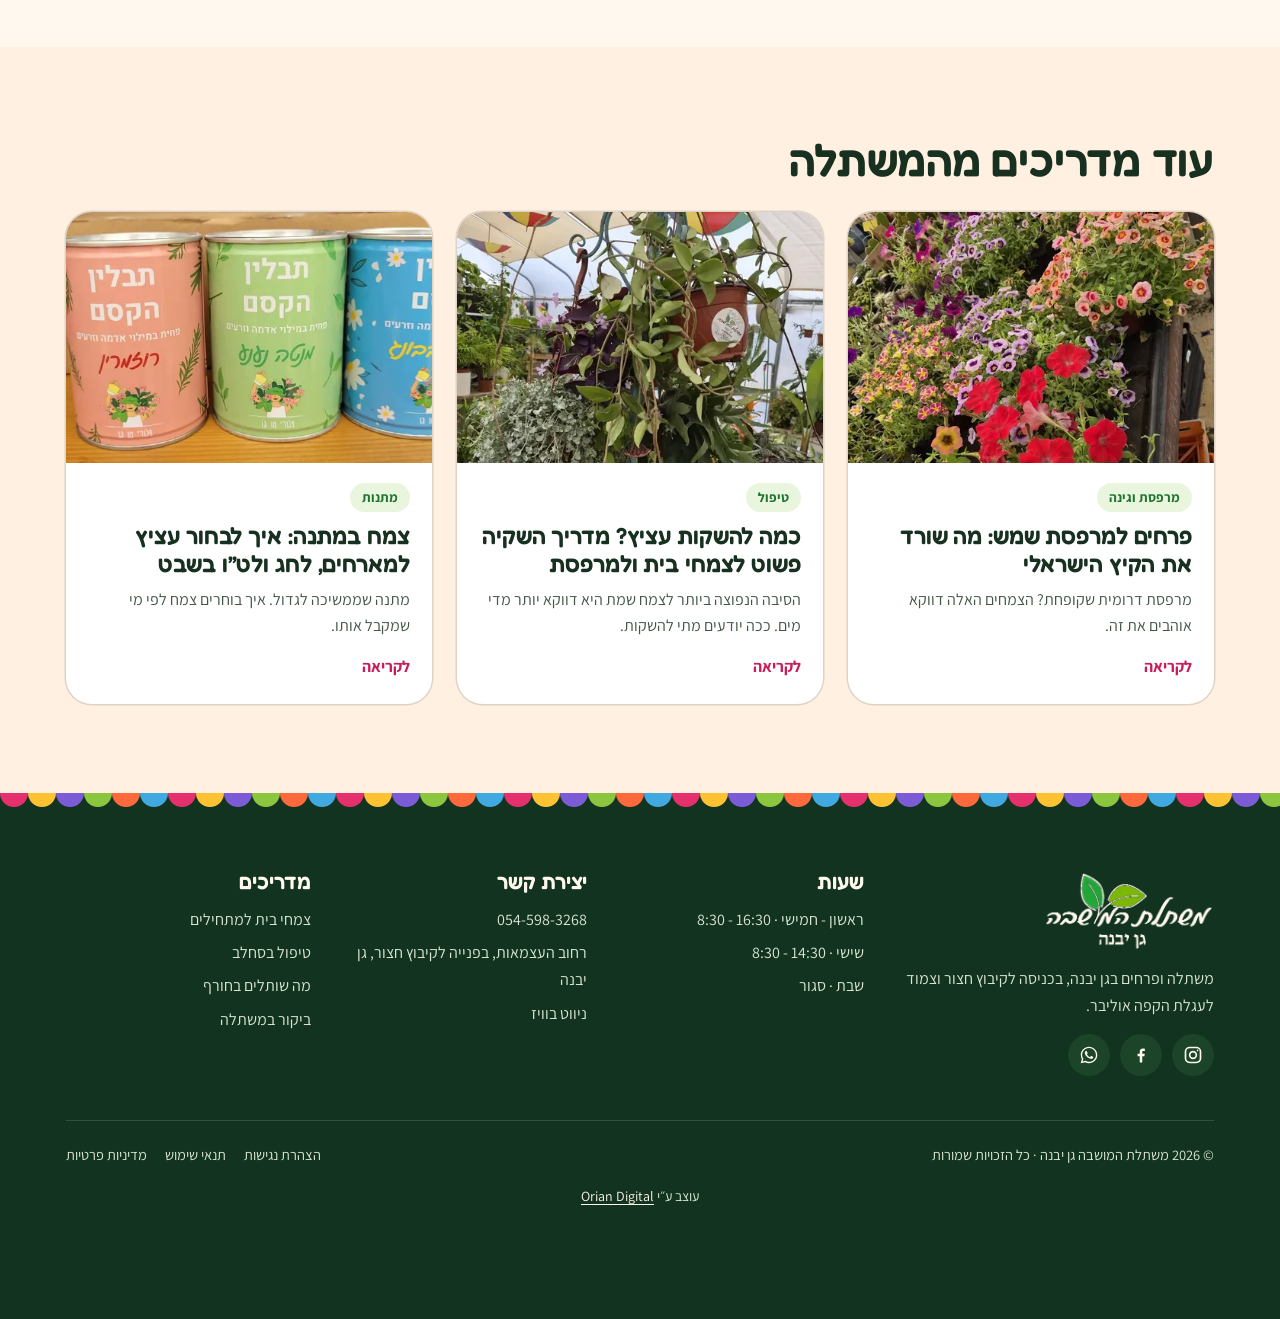
<file: blog/autumn-winter-planting.html>
<!DOCTYPE html>
<html lang="he" dir="rtl" data-base="../">
<head>
<meta charset="UTF-8">
<meta name="viewport" content="width=device-width, initial-scale=1">
<meta http-equiv="Content-Security-Policy" content="default-src 'self'; base-uri 'self'; object-src 'none'; form-action 'self'; frame-src 'none'; img-src 'self' data:; script-src 'self' 'sha256-d/ySZ1WiQ+UsI2MXkg0G7dQ5B7Lvl4PpArKC8Ow6lrA='; style-src 'self' 'unsafe-inline'; font-src 'self'; connect-src 'self'; upgrade-insecure-requests">
<meta name="referrer" content="strict-origin-when-cross-origin">
<title>מה שותלים בסתיו ובחורף? פרחי עונה לגינה | משתלת המושבה</title>
<meta name="description" content="מה לשתול עכשיו בגינה? מדריך לפרחי סתיו וחורף בישראל: לוע הארי, רקפות, ציפורנים, אמנון ותמר ועוד, עם טיפים לשתילה ולהשקיה.">
<link rel="canonical" href="https://oriantoledano-ship-it.github.io/moshava-nursery/blog/autumn-winter-planting.html">
<meta name="robots" content="index, follow, max-image-preview:large">
<meta property="og:type" content="article">
<meta property="og:locale" content="he_IL">
<meta property="og:site_name" content="משתלת המושבה גן יבנה">
<meta property="og:title" content="מה שותלים בסתיו ובחורף? פרחי עונה לגינה | משתלת המושבה">
<meta property="og:description" content="מה לשתול עכשיו בגינה? מדריך לפרחי סתיו וחורף בישראל: לוע הארי, רקפות, ציפורנים, אמנון ותמר ועוד, עם טיפים לשתילה ולהשקיה.">
<meta property="og:url" content="https://oriantoledano-ship-it.github.io/moshava-nursery/blog/autumn-winter-planting.html">
<meta property="og:image" content="https://oriantoledano-ship-it.github.io/moshava-nursery/assets/img/og.jpg">
<meta property="og:image:width" content="1200">
<meta property="og:image:height" content="630">
<meta property="og:image:alt" content="משתלת המושבה גן יבנה">
<meta name="twitter:card" content="summary_large_image">
<meta name="theme-color" content="#FFF8EF">
<link rel="icon" href="../favicon.ico" sizes="any">
<link rel="icon" type="image/png" sizes="32x32" href="../assets/img/favicon-32.png">
<link rel="icon" type="image/png" sizes="192x192" href="../assets/img/favicon-192.png">
<link rel="apple-touch-icon" href="../assets/img/apple-touch-icon.png">
<script src="../assets/framebust.js"></script>
<script src="../assets/boot.js?v=5"></script>
<link rel="preload" href="../assets/fonts/fredoka-400-700-hebrew.woff2" as="font" type="font/woff2" crossorigin>
<link rel="stylesheet" href="../assets/fonts.css?v=5">
<link rel="stylesheet" href="../assets/site.css?v=5">
<link rel="stylesheet" href="../assets/a11y.css?v=5">
<script src="../assets/a11y.js?v=5"></script>
<script type="application/ld+json">
{"@context":"https://schema.org","@graph":[{"@type":"BlogPosting","headline":"מה שותלים בסתיו ובחורף? פרחי עונה לגינה ולמרפסת","description":"מה לשתול עכשיו בגינה? מדריך לפרחי סתיו וחורף בישראל: לוע הארי, רקפות, ציפורנים, אמנון ותמר ועוד, עם טיפים לשתילה ולהשקיה.","image":"https://oriantoledano-ship-it.github.io/moshava-nursery/assets/img/b-autumn-960.webp","datePublished":"2026-10-22","dateModified":"2026-10-22","inLanguage":"he-IL","author":{"@type":"Organization","@id":"https://oriantoledano-ship-it.github.io/moshava-nursery/#nursery","name":"משתלת המושבה גן יבנה","url":"https://oriantoledano-ship-it.github.io/moshava-nursery/","logo":{"@type":"ImageObject","url":"https://oriantoledano-ship-it.github.io/moshava-nursery/assets/img/logo.png"}},"publisher":{"@type":"Organization","@id":"https://oriantoledano-ship-it.github.io/moshava-nursery/#nursery","name":"משתלת המושבה גן יבנה","url":"https://oriantoledano-ship-it.github.io/moshava-nursery/","logo":{"@type":"ImageObject","url":"https://oriantoledano-ship-it.github.io/moshava-nursery/assets/img/logo.png"}},"mainEntityOfPage":"https://oriantoledano-ship-it.github.io/moshava-nursery/blog/autumn-winter-planting.html","abstract":"בסתיו ובחורף בישראל שותלים לוע הארי, רקפות, ציפורנים, אמנון ותמר, לבנדר ופקעות של קאלות. לבית מתאימות בת שבע וסחלבים. מכינים אדמה עם קומפוסט, שותלים באותו גובה שבו השתיל היה בעציץ, משקים מיד אחרי השתילה ובימים גשומים לא משקים בכלל."},{"@type":"BreadcrumbList","itemListElement":[{"@type":"ListItem","position":1,"name":"דף הבית","item":"https://oriantoledano-ship-it.github.io/moshava-nursery/"},{"@type":"ListItem","position":2,"name":"מדריכים","item":"https://oriantoledano-ship-it.github.io/moshava-nursery/blog/"},{"@type":"ListItem","position":3,"name":"מה שותלים בחורף","item":"https://oriantoledano-ship-it.github.io/moshava-nursery/blog/autumn-winter-planting.html"}]},{"@type":"FAQPage","mainEntity":[{"@type":"Question","name":"מתי שותלים פרחי חורף?","acceptedAnswer":{"@type":"Answer","text":"בסתיו. השמש כבר לא קופחת, הגשמים בדרך, והצמחים מספיקים להתבסס לפני האביב."}},{"@type":"Question","name":"איך משקים רקפת?","acceptedAnswer":{"@type":"Answer","text":"מהצלחת, מלמטה. רקפת לא אוהבת שמשקים לה ישר על הפקעת, והיא אוהבת מקום מואר וקריר."}}]}]}
</script>
<script type="speculationrules">{"prefetch":[{"where":{"href_matches":"/moshava-nursery/*"},"eagerness":"moderate"}]}</script>
</head>
<body>

<header class="hdr" id="hdr">
  <div class="wrap hdr-in">
    <a href="../" class="brand" aria-label="משתלת המושבה גן יבנה - לעמוד הבית"><img class="logo-dark" src="../assets/img/logo-360.png" alt="משתלת המושבה גן יבנה" width="360" height="169"><img class="logo-light" src="../assets/img/logo-360-light.png" alt="" width="360" height="169"></a>
    <nav class="nav" aria-label="ניווט ראשי">
      <a href="../index.html#story">המשתלה</a>
      <a href="../index.html#plants">מה יש אצלנו</a>
      <a href="../index.html#finder">איזה צמח מתאים</a>
      <a href="../blog/" aria-current="page">מדריכים</a>
      <a href="../index.html#visit">איך מגיעים</a>
    </nav>
    <a class="btn btn--leaf hdr-cta" href="https://waze.com/ul?ll=31.7855279,34.7253582&amp;navigate=yes" target="_blank" rel="noopener noreferrer">ניווט בוויז</a>
    <button class="burger" type="button" aria-label="פתיחת תפריט" aria-expanded="false" aria-controls="drawer"><span></span><span></span><span></span></button>
  </div>
</header>

<div class="drawer" id="drawer" aria-hidden="true">
  <div class="scallop" aria-hidden="true"></div>
  <a href="../index.html#story">המשתלה</a>
  <a href="../index.html#plants">מה יש אצלנו</a>
  <a href="../index.html#finder">איזה צמח מתאים</a>
  <a href="../blog/" aria-current="page">מדריכים</a>
  <a href="../index.html#visit">איך מגיעים</a>
  <a class="btn btn--sun" href="tel:+972545983268">התקשרו: <span dir="ltr">054-598-3268</span></a>
</div>

<main id="top">
<section class="page-top">
  <div class="wrap page-narrow">
    <ol class="crumbs" aria-label="פירורי לחם"><li><a href="../">דף הבית</a></li><li><a href="./">מדריכים</a></li><li aria-current="page">מה שותלים בחורף</li></ol>
    <span class="pc-kind">לפי עונה</span>
    <h1>מה שותלים בסתיו ובחורף? פרחי עונה לגינה ולמרפסת</h1>
    <p class="page-meta"><span>משתלת המושבה גן יבנה</span><span>22 באוקטובר 2026</span><span>2 דקות קריאה</span></p>
  </div>
</section>
<article class="article">
  <div class="wrap">
    <figure class="art-hero"><img src="../assets/img/b-autumn-480.webp" srcset="../assets/img/b-autumn-480.webp 480w, ../assets/img/b-autumn-960.webp 960w" sizes="(max-width: 900px) 100vw, 860px" width="480" height="600" alt="לוע הארי צהוב פורח במשתלת המושבה" fetchpriority="high"></figure>
    <div class="prose">
<div class="tldr"><strong>בקצרה</strong><p>בסתיו ובחורף בישראל שותלים לוע הארי, רקפות, ציפורנים, אמנון ותמר, לבנדר ופקעות של קאלות. לבית מתאימות בת שבע וסחלבים. מכינים אדמה עם קומפוסט, שותלים באותו גובה שבו השתיל היה בעציץ, משקים מיד אחרי השתילה ובימים גשומים לא משקים בכלל.</p></div>
<p>בישראל הסתיו הוא אחת העונות הכי טובות לשתילה. השמש כבר לא קופחת, הגשמים בדרך, והצמחים מספיקים להתבסס לפני האביב. אם המרפסת או הערוגה עמדו ריקות בקיץ, זה הזמן למלא אותן בצבע.</p>
<h2>אילו פרחים שותלים בחורף?</h2>
<h3>לוע הארי</h3>
<p>שיבולים גבוהות של פרחים בצהוב, ורוד, לבן ובורדו. אוהב שמש מלאה ופורח מהחורף ועד האביב. כשגוזמים שיבולת שנבלה, יוצאות חדשות.</p>
<figure><img src="../assets/img/b-pansy-480.webp" srcset="../assets/img/b-pansy-480.webp 480w, ../assets/img/b-pansy-960.webp 960w" sizes="(max-width: 900px) 92vw, 800px" width="480" height="600" alt="פרחי עונה צבעוניים לחורף על שולחנות המשתלה" loading="lazy" decoding="async"><figcaption>פרחי עונה צבעוניים לחורף על שולחנות המשתלה</figcaption></figure>
<h3>רקפת</h3>
<p>הפרח של החורף הישראלי. ברקפת תרבותית בעציץ מקבלים פרחים גדולים בוורוד, אדום, סגול ולבן. היא אוהבת מקום מואר וקריר, ולא אוהבת שמשקים לה ישר על הפקעת. הכי טוב להשקות מהצלחת, מלמטה.</p>
<h3>ציפורן</h3>
<p>פרח קטן וצבעוני, לפעמים גם ריחני, שמתאים לעציץ ולשולי הערוגה. אוהב שמש וצריך ניקוז טוב.</p>
<h3>אמנון ותמר (ויולה)</h3>
<p>הפרחים עם ״הפרצופים״ הקטנים. עמידים בקור, פורחים כל החורף ומתאימים מאוד לאדניות ולעציצים קטנים.</p>
<h3>לבנדר</h3>
<p>אפשר לשתול אותו כל השנה, אבל בסתיו הוא מתבסס הכי טוב. ריחני, אוהב שמש ומעט מים, ומושך דבורים.</p>
<h3>קאלות</h3>
<p>את הפקעות שותלים בסתיו ובחורף, והפריחה מגיעה באביב בצהוב, ורוד, לבן ובורדו. מתאימות לעציץ גדול ולמקום מואר.</p>
<figure class="is-tall"><img src="../assets/img/p-cyclamen-480.webp" srcset="../assets/img/p-cyclamen-480.webp 480w, ../assets/img/p-cyclamen-960.webp 960w" sizes="(max-width: 640px) 92vw, 520px" width="480" height="600" alt="רקפת פורחת בוורוד עז" loading="lazy" decoding="async"><figcaption>רקפת פורחת בוורוד עז</figcaption></figure>
<h2>ולבית: צמחים פורחים לחורף</h2>
<p><strong>בת שבע</strong>, עם עלי העטיף האדומים, היא הקלאסיקה של החורף בתוך הבית. היא אוהבת אור טוב, לא אוהבת משבי קור או חום ישיר מתנור, ומשקים אותה כשהאדמה מתחילה להתייבש. גם <a href="orchid-care.html">הסחלבים</a> מתחילים לפרוח בתקופה הזאת.</p>
<h2>איך שותלים נכון בסתיו?</h2>
<ol>
<li><strong>מכינים את האדמה.</strong> מוסיפים קומפוסט לערוגה, ובעציץ משתמשים באדמת שתילה טרייה.</li>
<li><strong>שותלים בגובה הנכון.</strong> השתיל נכנס לאדמה באותו גובה שבו היה בעציץ, לא עמוק יותר.</li>
<li><strong>משקים מיד אחרי השתילה,</strong> גם אם צפוי גשם.</li>
<li><strong>בחורף משקים פחות.</strong> בימים גשומים לא משקים בכלל, ובשאר הימים בודקים עם האצבע.</li>
</ol>
<div class="tip"><strong>טיפ מהמשתלה</strong>המבחר של פרחי העונה מתחלף כל כמה שבועות. כדאי לבוא לראות מה הגיע, ואם אתם מתלבטים, ספרו לנו כמה שמש יש לכם ונעזור לבחור.</div>
<h2>שאלות נפוצות</h2>
<h3>מתי שותלים פרחי חורף?</h3>
<p>בסתיו. השמש כבר לא קופחת, הגשמים בדרך, והצמחים מספיקים להתבסס לפני האביב.</p>
<h3>איך משקים רקפת?</h3>
<p>מהצלחת, מלמטה. רקפת לא אוהבת שמשקים לה ישר על הפקעת, והיא אוהבת מקום מואר וקריר.</p>
<p class="byline">נכתב על ידי צוות משתלת המושבה גן יבנה, משתלה שכונתית בכניסה לקיבוץ חצור שפתוחה מאז אפריל 2025. יש לכם שאלה על צמח? <a href="tel:+972545983268">התקשרו</a> או <a href="https://www.instagram.com/moshava.plant.nursery/" target="_blank" rel="noopener noreferrer">כתבו לנו באינסטגרם</a>.</p>
    </div>

<aside class="cta-box">
  <h2>בואו לבחור במשתלה</h2>
  <p>רחוב העצמאות, גן יבנה, בפנייה לקיבוץ חצור. חניה בשפע ועגלת הקפה אוליבר צמודה. ראשון עד חמישי <span dir="ltr">8:30-16:30</span>, שישי <span dir="ltr">8:30-14:30</span>.</p>
  <div class="where-btns">
    <a class="btn btn--sun" href="https://waze.com/ul?ll=31.7855279,34.7253582&amp;navigate=yes" target="_blank" rel="noopener noreferrer">ניווט בוויז</a>
    <a class="btn" href="tel:+972545983268">התקשרו</a>
    <a class="btn btn--ghost" href="https://www.instagram.com/moshava.plant.nursery/" target="_blank" rel="noopener noreferrer">מה חדש באינסטגרם</a>
  </div>
</aside>
  </div>
</article>
<section class="related" aria-labelledby="rel-h">
  <div class="wrap">
    <h2 id="rel-h">עוד מדריכים מהמשתלה</h2>
    <ul class="posts">
      <li class="rv"><a class="post-card" href="sun-balcony-flowers.html"><div class="pc-img"><img src="../assets/img/b-sun-480.webp" srcset="../assets/img/b-sun-480.webp 480w, ../assets/img/b-sun-960.webp 960w" sizes="(max-width: 640px) 92vw, (max-width: 900px) 46vw, 380px" width="480" height="600" alt="פטוניות ופרחים אדומים על שולחן במשתלת המושבה" loading="lazy" decoding="async"></div><div class="pc-body"><span class="pc-kind">מרפסת וגינה</span><h3>פרחים למרפסת שמש: מה שורד את הקיץ הישראלי</h3><p>מרפסת דרומית שקופחת? הצמחים האלה דווקא אוהבים את זה.</p><span class="pc-more">לקריאה</span></div></a></li><li class="rv"><a class="post-card" href="watering-guide.html"><div class="pc-img"><img src="../assets/img/b-water-480.webp" srcset="../assets/img/b-water-480.webp 480w, ../assets/img/b-water-960.webp 960w" sizes="(max-width: 640px) 92vw, (max-width: 900px) 46vw, 380px" width="480" height="600" alt="צמחי תלייה ירוקים בחממה של משתלת המושבה" loading="lazy" decoding="async"></div><div class="pc-body"><span class="pc-kind">טיפול</span><h3>כמה להשקות עציץ? מדריך השקיה פשוט לצמחי בית ולמרפסת</h3><p>הסיבה הנפוצה ביותר לצמח שמת היא דווקא יותר מדי מים. ככה יודעים מתי להשקות.</p><span class="pc-more">לקריאה</span></div></a></li><li class="rv"><a class="post-card" href="plant-gift-guide.html"><div class="pc-img"><img src="../assets/img/b-gift-640.webp" srcset="../assets/img/b-gift-640.webp 640w, ../assets/img/b-gift-1200.webp 1200w" sizes="(max-width: 640px) 92vw, (max-width: 900px) 46vw, 380px" width="640" height="360" alt="ערכות גידול תבלינים בפחיות צבעוניות במשתלת המושבה" loading="lazy" decoding="async"></div><div class="pc-body"><span class="pc-kind">מתנות</span><h3>צמח במתנה: איך לבחור עציץ למארחים, לחג ולט״ו בשבט</h3><p>מתנה שממשיכה לגדול. איך בוחרים צמח לפי מי שמקבל אותו.</p><span class="pc-more">לקריאה</span></div></a></li>
    </ul>
  </div>
</section>
</main>

<footer class="foot">
  <div class="scallop" aria-hidden="true"></div>
  <div class="wrap">
    <div class="foot-top">
      <div class="foot-brand">
        <img src="../assets/img/logo-360-light.png" alt="משתלת המושבה גן יבנה" width="360" height="169" loading="lazy">
        <p>משתלה ופרחים בגן יבנה, בכניסה לקיבוץ חצור וצמוד לעגלת הקפה אוליבר.</p>
        <div class="socials">
          <a href="https://www.instagram.com/moshava.plant.nursery/" target="_blank" rel="noopener noreferrer" aria-label="אינסטגרם"><svg viewBox="0 0 24 24" fill="none" stroke="currentColor" stroke-width="2" aria-hidden="true"><rect x="3" y="3" width="18" height="18" rx="5"/><circle cx="12" cy="12" r="4"/><circle cx="17.5" cy="6.5" r="1" fill="currentColor" stroke="none"/></svg></a>
          <a href="https://www.facebook.com/profile.php?id=61574868822469" target="_blank" rel="noopener noreferrer" aria-label="פייסבוק"><svg viewBox="0 0 24 24" fill="currentColor" aria-hidden="true"><path d="M13.5 21v-7.5h2.6l.4-3h-3V8.6c0-.9.3-1.5 1.5-1.5h1.6V4.4c-.3 0-1.2-.1-2.3-.1-2.3 0-3.8 1.4-3.8 3.9v2.3H7.9v3h2.6V21h3z"/></svg></a>
          <a href="https://wa.me/972545983268" target="_blank" rel="noopener noreferrer" aria-label="וואטסאפ"><svg viewBox="0 0 24 24" fill="currentColor" aria-hidden="true"><path d="M12.04 2C6.58 2 2.13 6.45 2.13 11.91c0 1.75.46 3.45 1.32 4.95L2.05 22l5.25-1.38c1.45.79 3.08 1.21 4.74 1.21 5.46 0 9.91-4.45 9.91-9.91C21.95 6.45 17.5 2 12.04 2zm.01 1.67c4.55 0 8.24 3.69 8.24 8.24 0 4.55-3.69 8.24-8.24 8.24-1.48 0-2.93-.39-4.19-1.15l-.3-.17-3.12.82.83-3.04-.2-.31a8.188 8.188 0 0 1-1.26-4.38c.01-4.55 3.7-8.25 8.24-8.25zM8.53 7.33c-.16 0-.43.06-.66.31-.22.25-.87.86-.87 2.07 0 1.22.89 2.39 1 2.56.14.17 1.76 2.67 4.25 3.73.59.27 1.05.42 1.41.53.59.19 1.13.16 1.56.1.48-.07 1.46-.6 1.67-1.18.21-.58.21-1.07.15-1.18-.07-.1-.23-.16-.48-.27-.25-.14-1.47-.74-1.69-.82-.23-.08-.37-.12-.56.12-.16.25-.64.81-.78.97-.15.17-.29.19-.53.07-.26-.13-1.06-.39-2-1.23-.74-.66-1.23-1.47-1.38-1.72-.12-.24-.01-.39.11-.5.11-.11.27-.29.37-.44.13-.14.17-.25.25-.41.08-.17.04-.31-.02-.43-.06-.11-.56-1.35-.77-1.84-.2-.48-.4-.42-.56-.43-.14 0-.3-.01-.47-.01z"/></svg></a>
        </div>
      </div>
      <div class="foot-col">
        <h3>שעות</h3>
        <p>ראשון - חמישי · <span dir="ltr">8:30 - 16:30</span></p>
        <p>שישי · <span dir="ltr">8:30 - 14:30</span></p>
        <p>שבת · סגור</p>
      </div>
      <div class="foot-col">
        <h3>יצירת קשר</h3>
        <a href="tel:+972545983268"><span dir="ltr">054-598-3268</span></a>
        <p>רחוב העצמאות, בפנייה לקיבוץ חצור, גן יבנה</p>
        <a href="https://waze.com/ul?ll=31.7855279,34.7253582&amp;navigate=yes" target="_blank" rel="noopener noreferrer">ניווט בוויז</a>
      </div>
      <div class="foot-col">
        <h3>מדריכים</h3>
        <a href="../blog/house-plants-for-beginners.html">צמחי בית למתחילים</a>
        <a href="../blog/orchid-care.html">טיפול בסחלב</a>
        <a href="../blog/autumn-winter-planting.html">מה שותלים בחורף</a>
        <a href="../blog/nursery-gan-yavne.html">ביקור במשתלה</a>
      </div>
    </div>
    <div class="foot-bottom">
      <span>© <span data-year>2026</span> משתלת המושבה גן יבנה · כל הזכויות שמורות</span>
      <nav class="foot-legal" aria-label="מסמכים משפטיים">
        <a href="../accessibility.html">הצהרת נגישות</a>
        <a href="../terms.html">תנאי שימוש</a>
        <a href="../privacy.html">מדיניות פרטיות</a>
      </nav>
    </div>
    <div class="foot-credit">עוצב ע״י <a href="https://wa.me/972525372958" target="_blank" rel="noopener noreferrer">Orian Digital</a></div>
  </div>
</footer>

<div class="mcta" aria-hidden="true">
  <a href="https://waze.com/ul?ll=31.7855279,34.7253582&amp;navigate=yes" class="btn btn--leaf mcta-go" target="_blank" rel="noopener noreferrer" tabindex="-1">ניווט למשתלה</a>
  <a href="tel:+972545983268" class="btn mcta-tel" tabindex="-1" aria-label="התקשרו"><svg viewBox="0 0 24 24" fill="currentColor"><path d="M6.6 3.5h2.6l1.4 4.3-2 1.4a12 12 0 0 0 6.2 6.2l1.4-2 4.3 1.4v2.6a2 2 0 0 1-2.2 2A16.5 16.5 0 0 1 4.6 5.7a2 2 0 0 1 2-2.2z"/></svg></a>
</div>

<button class="a11y-btn" type="button" aria-label="פתיחת תפריט נגישות" aria-expanded="false" aria-controls="a11yPanel">
  <svg viewBox="0 0 24 24" width="24" height="24" aria-hidden="true"><circle cx="12" cy="4" r="2" fill="currentColor"/><path d="M12 7c-3 0-5 1-5 1M12 7c3 0 5 1 5 1M12 7v6m0 0l-2.5 5M12 13l2.5 5" stroke="currentColor" stroke-width="2" fill="none" stroke-linecap="round"/></svg>
</button>
<div class="a11y-panel" id="a11yPanel" role="dialog" aria-label="הגדרות נגישות" aria-hidden="true">
  <h2 class="a11y-title">נגישות</h2>
  <div class="a11y-row"><span>ניגודיות גבוהה</span><div class="a11y-seg" role="group" aria-label="ניגודיות"><button class="a11y-chip" type="button" data-key="contrast" data-val="normal" aria-pressed="true">רגילה</button><button class="a11y-chip" type="button" data-key="contrast" data-val="high" aria-pressed="false">גבוהה</button></div></div>
  <div class="a11y-row"><span>גודל טקסט</span><div class="a11y-seg" role="group" aria-label="גודל טקסט"><button class="a11y-chip" type="button" data-key="text" data-val="normal" aria-pressed="true">רגיל</button><button class="a11y-chip" type="button" data-key="text" data-val="large" aria-pressed="false">גדול</button></div></div>
  <div class="a11y-row"><span>הדגשת קישורים</span><div class="a11y-seg" role="group" aria-label="הדגשת קישורים"><button class="a11y-chip" type="button" data-key="links" data-val="off" aria-pressed="true">כבוי</button><button class="a11y-chip" type="button" data-key="links" data-val="on" aria-pressed="false">דלוק</button></div></div>
  <div class="a11y-row"><span>עצירת אנימציות</span><div class="a11y-seg" role="group" aria-label="עצירת אנימציות"><button class="a11y-chip" type="button" data-key="motion" data-val="on" aria-pressed="true">דלוקות</button><button class="a11y-chip" type="button" data-key="motion" data-val="off" aria-pressed="false">עצורות</button></div></div>
  <button class="a11y-reset" type="button">איפוס הגדרות</button>
  <a class="a11y-statement" href="../accessibility.html">הצהרת נגישות</a>
</div>

<script src="../assets/site.js?v=5"></script>
</body>
</html>
</file>
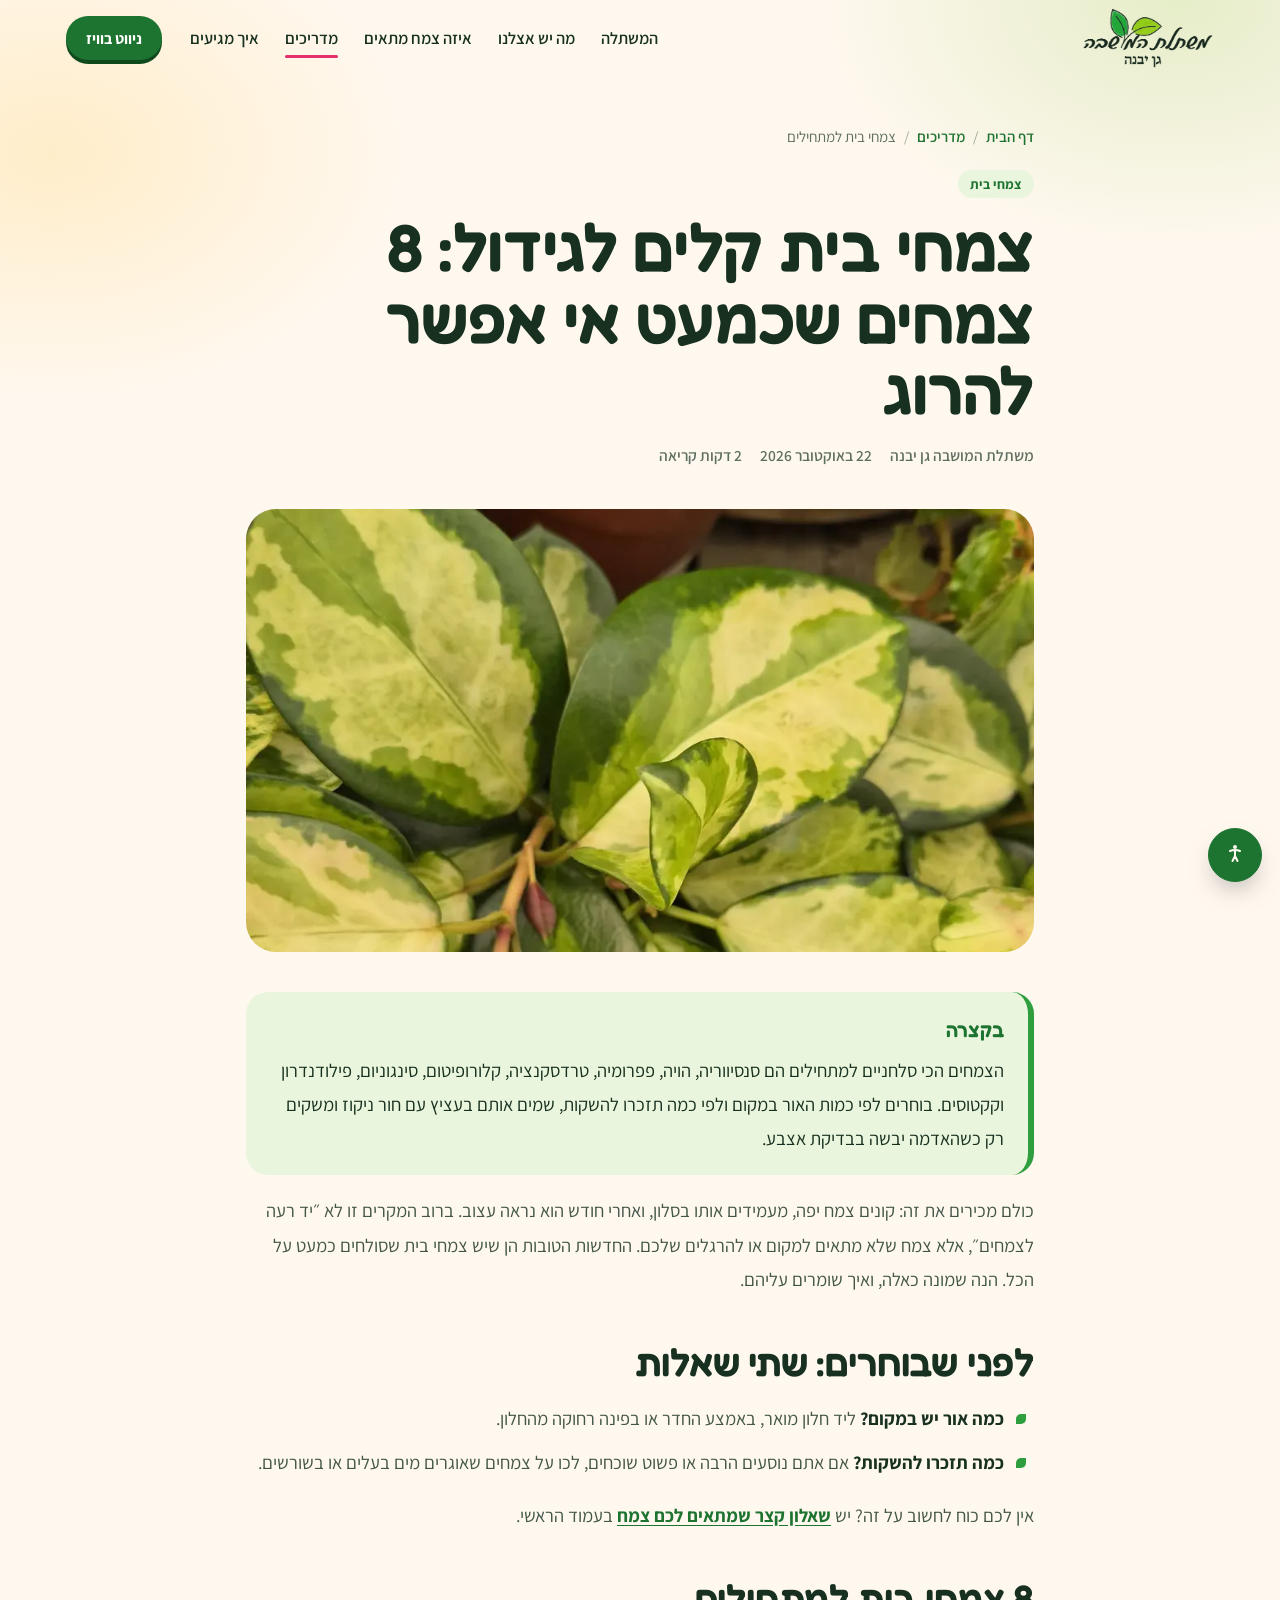
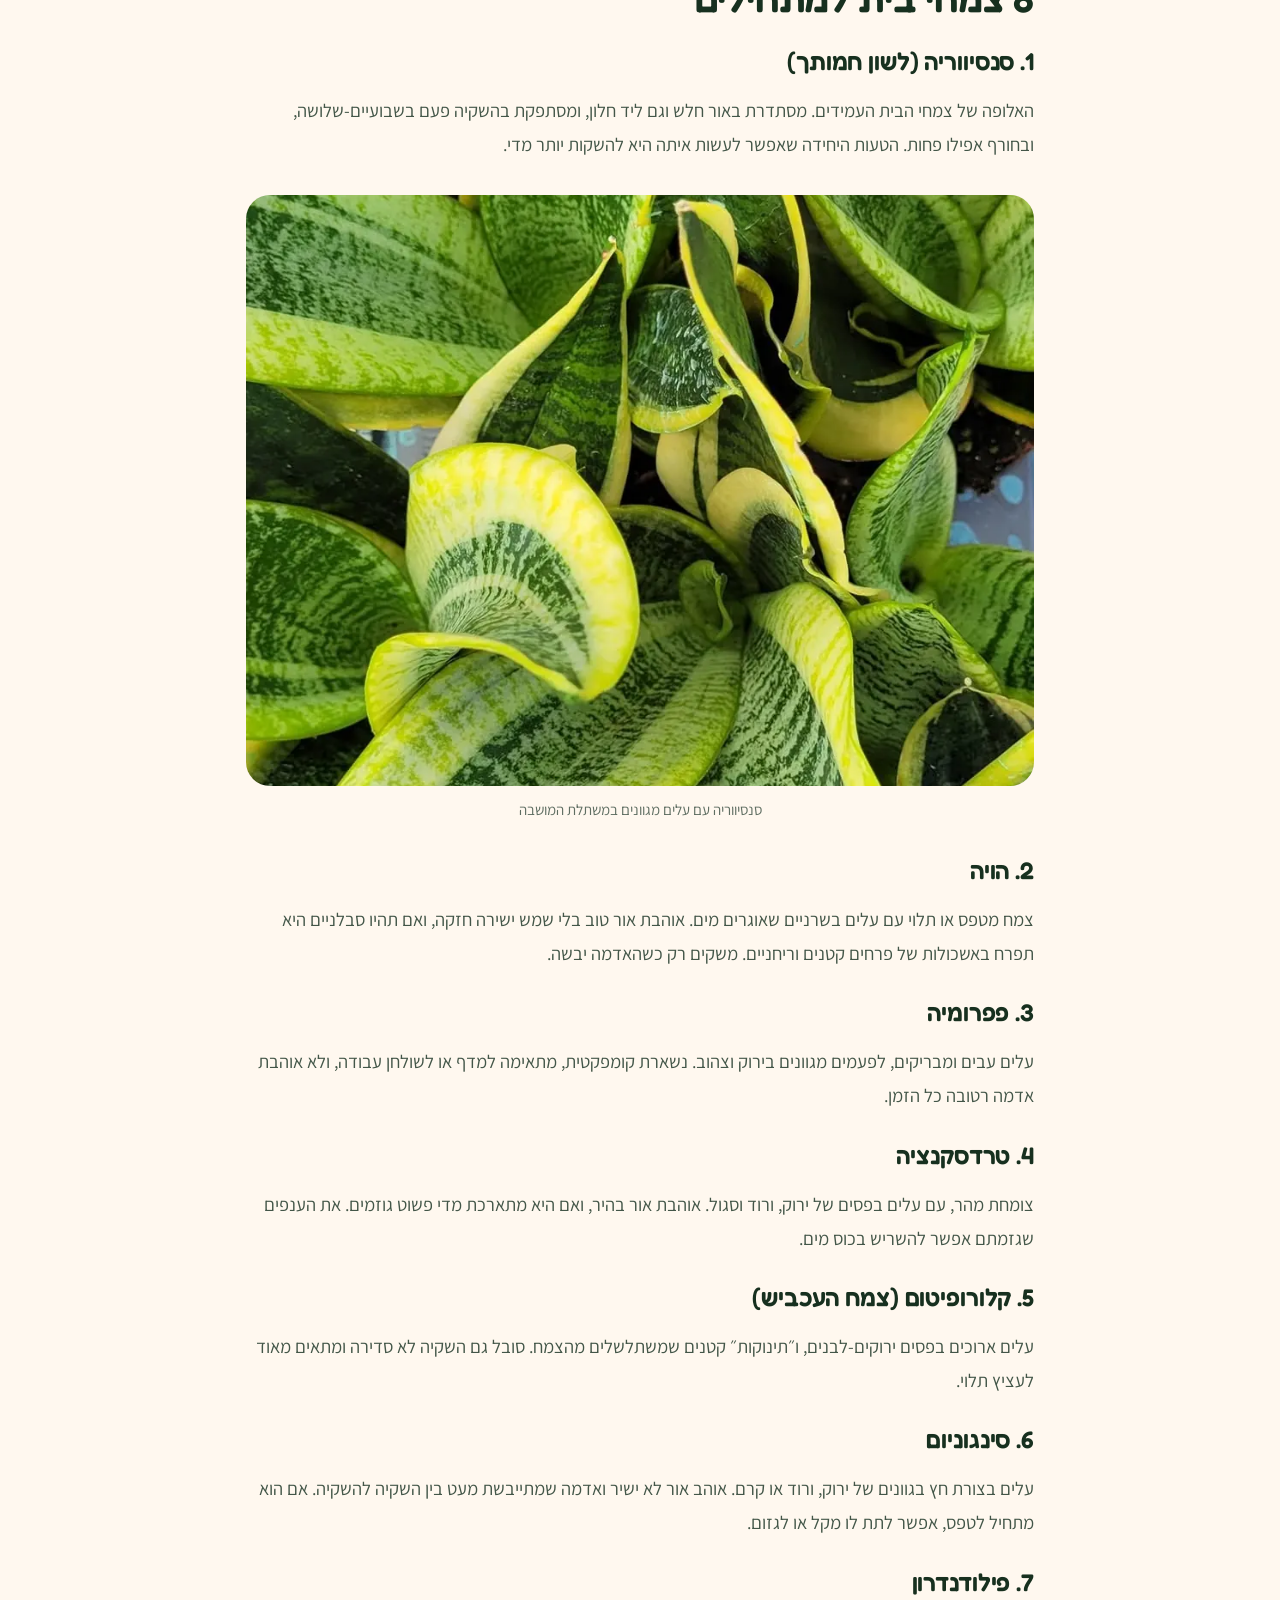
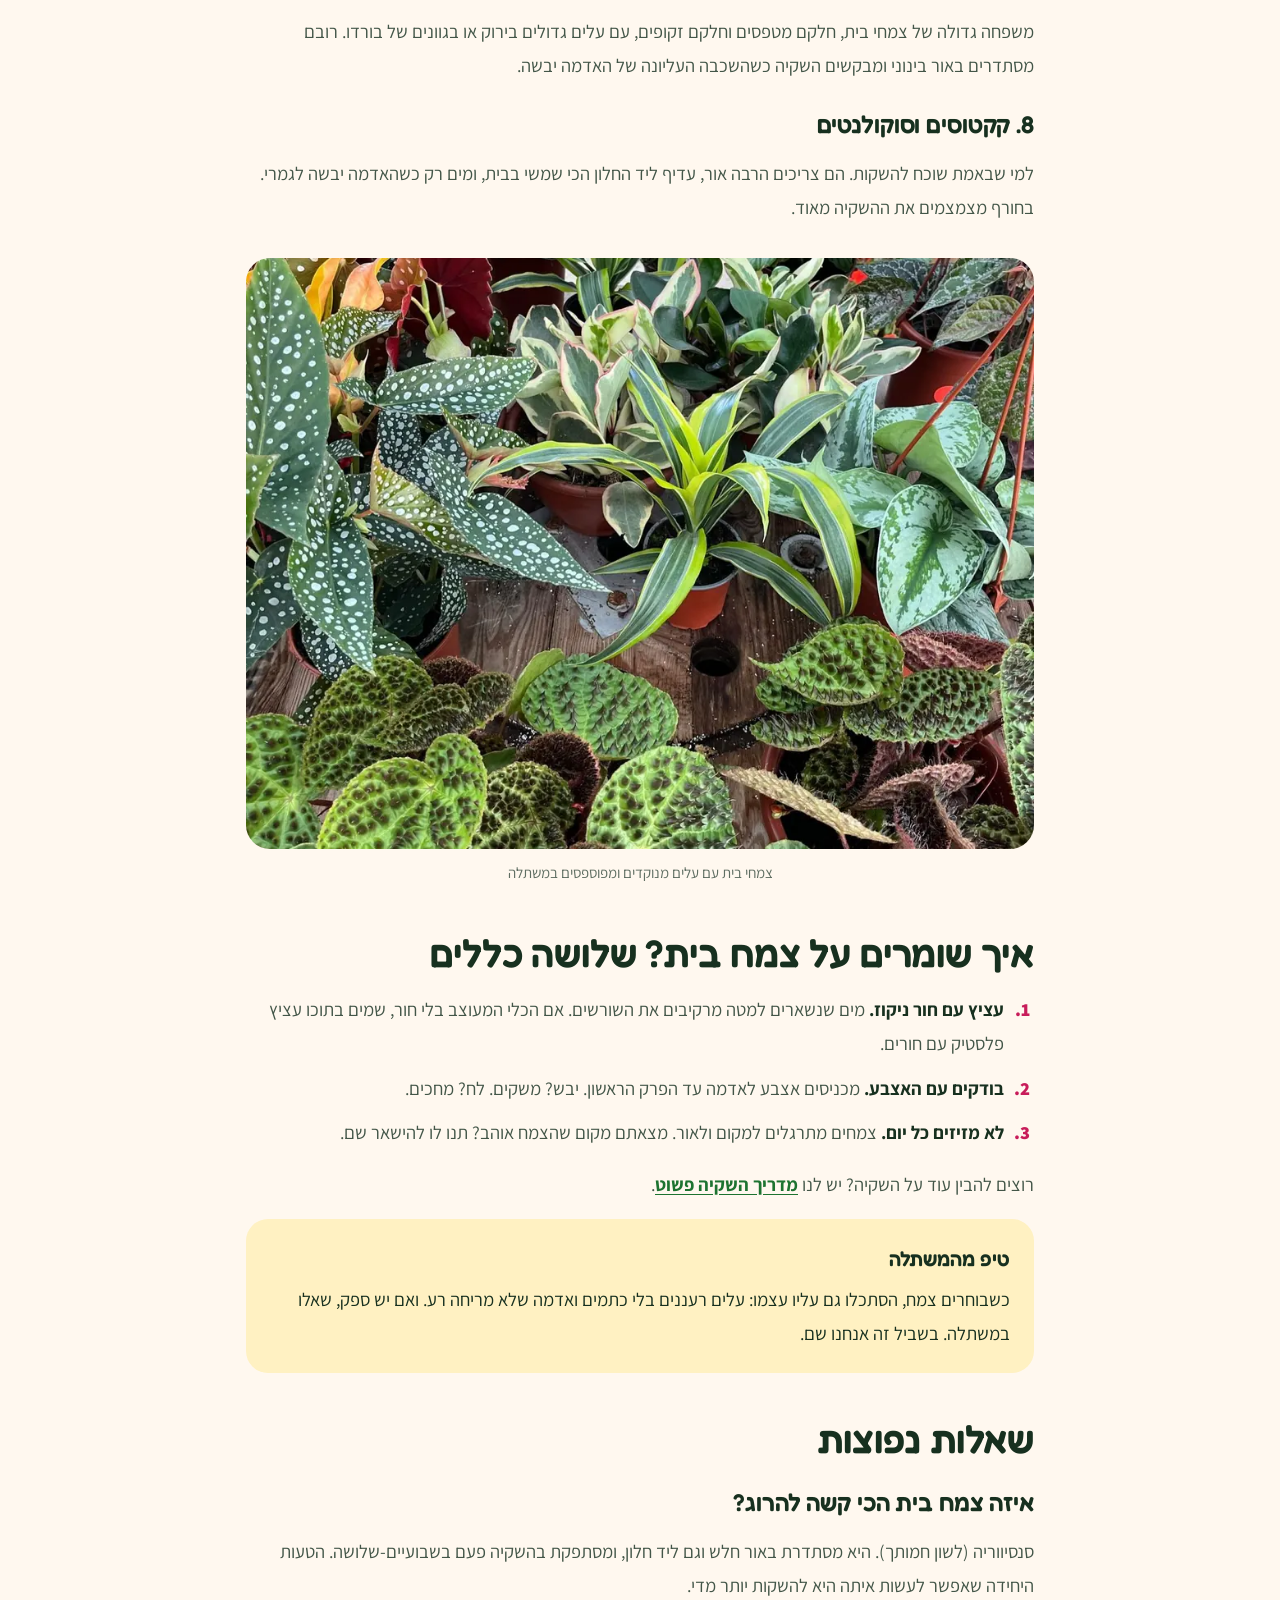
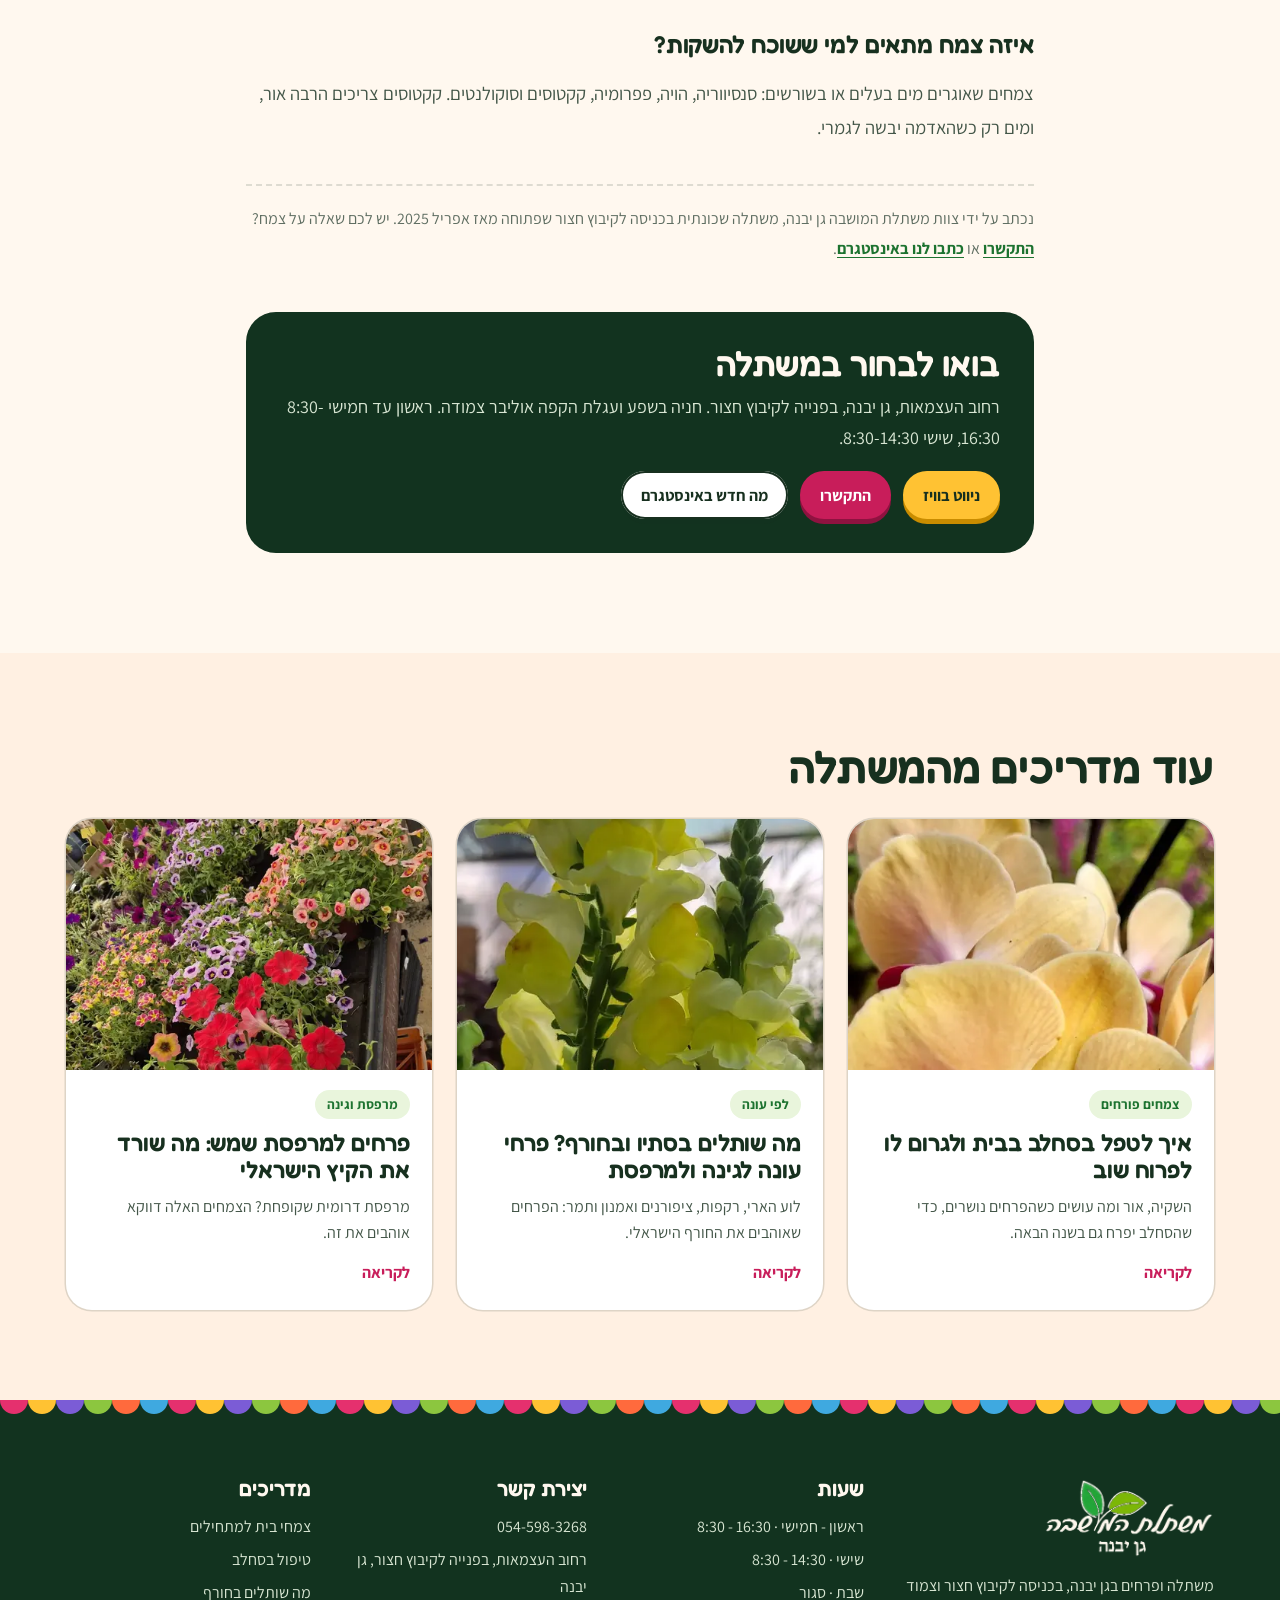
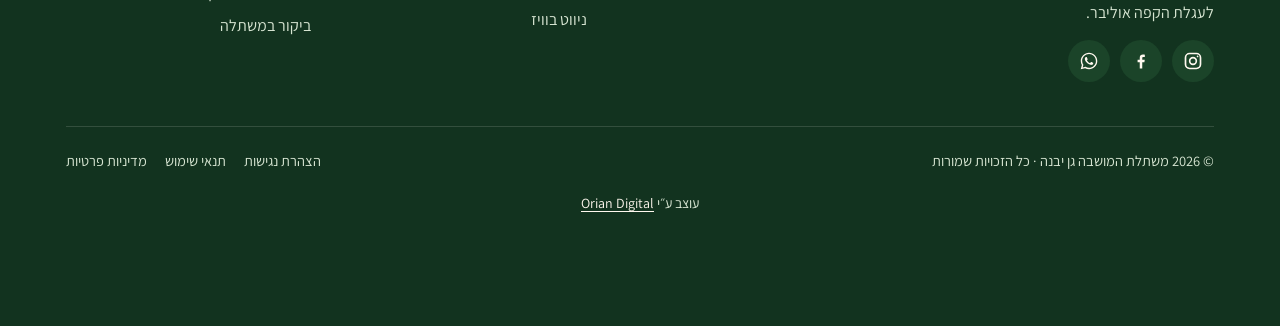
<file: blog/house-plants-for-beginners.html>
<!DOCTYPE html>
<html lang="he" dir="rtl" data-base="../">
<head>
<meta charset="UTF-8">
<meta name="viewport" content="width=device-width, initial-scale=1">
<meta http-equiv="Content-Security-Policy" content="default-src 'self'; base-uri 'self'; object-src 'none'; form-action 'self'; frame-src 'none'; img-src 'self' data:; script-src 'self' 'sha256-d/ySZ1WiQ+UsI2MXkg0G7dQ5B7Lvl4PpArKC8Ow6lrA='; style-src 'self' 'unsafe-inline'; font-src 'self'; connect-src 'self'; upgrade-insecure-requests">
<meta name="referrer" content="strict-origin-when-cross-origin">
<title>צמחי בית קלים לגידול: 8 צמחים למתחילים | משתלת המושבה</title>
<meta name="description" content="מחפשים צמח בית קל לגידול? 8 צמחים עמידים למתחילים, גם לפינות עם מעט אור ולמי ששוכח להשקות, וטיפים פשוטים שישמרו עליהם ירוקים.">
<link rel="canonical" href="https://oriantoledano-ship-it.github.io/moshava-nursery/blog/house-plants-for-beginners.html">
<meta name="robots" content="index, follow, max-image-preview:large">
<meta property="og:type" content="article">
<meta property="og:locale" content="he_IL">
<meta property="og:site_name" content="משתלת המושבה גן יבנה">
<meta property="og:title" content="צמחי בית קלים לגידול: 8 צמחים למתחילים | משתלת המושבה">
<meta property="og:description" content="מחפשים צמח בית קל לגידול? 8 צמחים עמידים למתחילים, גם לפינות עם מעט אור ולמי ששוכח להשקות, וטיפים פשוטים שישמרו עליהם ירוקים.">
<meta property="og:url" content="https://oriantoledano-ship-it.github.io/moshava-nursery/blog/house-plants-for-beginners.html">
<meta property="og:image" content="https://oriantoledano-ship-it.github.io/moshava-nursery/assets/img/og.jpg">
<meta property="og:image:width" content="1200">
<meta property="og:image:height" content="630">
<meta property="og:image:alt" content="משתלת המושבה גן יבנה">
<meta name="twitter:card" content="summary_large_image">
<meta name="theme-color" content="#FFF8EF">
<link rel="icon" href="../favicon.ico" sizes="any">
<link rel="icon" type="image/png" sizes="32x32" href="../assets/img/favicon-32.png">
<link rel="icon" type="image/png" sizes="192x192" href="../assets/img/favicon-192.png">
<link rel="apple-touch-icon" href="../assets/img/apple-touch-icon.png">
<script src="../assets/framebust.js"></script>
<script src="../assets/boot.js?v=5"></script>
<link rel="preload" href="../assets/fonts/fredoka-400-700-hebrew.woff2" as="font" type="font/woff2" crossorigin>
<link rel="stylesheet" href="../assets/fonts.css?v=5">
<link rel="stylesheet" href="../assets/site.css?v=5">
<link rel="stylesheet" href="../assets/a11y.css?v=5">
<script src="../assets/a11y.js?v=5"></script>
<script type="application/ld+json">
{"@context":"https://schema.org","@graph":[{"@type":"BlogPosting","headline":"צמחי בית קלים לגידול: 8 צמחים שכמעט אי אפשר להרוג","description":"מחפשים צמח בית קל לגידול? 8 צמחים עמידים למתחילים, גם לפינות עם מעט אור ולמי ששוכח להשקות, וטיפים פשוטים שישמרו עליהם ירוקים.","image":"https://oriantoledano-ship-it.github.io/moshava-nursery/assets/img/b-beginners-960.webp","datePublished":"2026-10-22","dateModified":"2026-10-22","inLanguage":"he-IL","author":{"@type":"Organization","@id":"https://oriantoledano-ship-it.github.io/moshava-nursery/#nursery","name":"משתלת המושבה גן יבנה","url":"https://oriantoledano-ship-it.github.io/moshava-nursery/","logo":{"@type":"ImageObject","url":"https://oriantoledano-ship-it.github.io/moshava-nursery/assets/img/logo.png"}},"publisher":{"@type":"Organization","@id":"https://oriantoledano-ship-it.github.io/moshava-nursery/#nursery","name":"משתלת המושבה גן יבנה","url":"https://oriantoledano-ship-it.github.io/moshava-nursery/","logo":{"@type":"ImageObject","url":"https://oriantoledano-ship-it.github.io/moshava-nursery/assets/img/logo.png"}},"mainEntityOfPage":"https://oriantoledano-ship-it.github.io/moshava-nursery/blog/house-plants-for-beginners.html","abstract":"הצמחים הכי סלחניים למתחילים הם סנסיווריה, הויה, פפרומיה, טרדסקנציה, קלורופיטום, סינגוניום, פילודנדרון וקקטוסים. בוחרים לפי כמות האור במקום ולפי כמה תזכרו להשקות, שמים אותם בעציץ עם חור ניקוז ומשקים רק כשהאדמה יבשה בבדיקת אצבע."},{"@type":"BreadcrumbList","itemListElement":[{"@type":"ListItem","position":1,"name":"דף הבית","item":"https://oriantoledano-ship-it.github.io/moshava-nursery/"},{"@type":"ListItem","position":2,"name":"מדריכים","item":"https://oriantoledano-ship-it.github.io/moshava-nursery/blog/"},{"@type":"ListItem","position":3,"name":"צמחי בית למתחילים","item":"https://oriantoledano-ship-it.github.io/moshava-nursery/blog/house-plants-for-beginners.html"}]},{"@type":"FAQPage","mainEntity":[{"@type":"Question","name":"איזה צמח בית הכי קשה להרוג?","acceptedAnswer":{"@type":"Answer","text":"סנסיווריה (לשון חמותך). היא מסתדרת באור חלש וגם ליד חלון, ומסתפקת בהשקיה פעם בשבועיים-שלושה. הטעות היחידה שאפשר לעשות איתה היא להשקות יותר מדי."}},{"@type":"Question","name":"איזה צמח מתאים למי ששוכח להשקות?","acceptedAnswer":{"@type":"Answer","text":"צמחים שאוגרים מים בעלים או בשורשים: סנסיווריה, הויה, פפרומיה, קקטוסים וסוקולנטים. קקטוסים צריכים הרבה אור, ומים רק כשהאדמה יבשה לגמרי."}}]}]}
</script>
<script type="speculationrules">{"prefetch":[{"where":{"href_matches":"/moshava-nursery/*"},"eagerness":"moderate"}]}</script>
</head>
<body>

<header class="hdr" id="hdr">
  <div class="wrap hdr-in">
    <a href="../" class="brand" aria-label="משתלת המושבה גן יבנה - לעמוד הבית"><img class="logo-dark" src="../assets/img/logo-360.png" alt="משתלת המושבה גן יבנה" width="360" height="169"><img class="logo-light" src="../assets/img/logo-360-light.png" alt="" width="360" height="169"></a>
    <nav class="nav" aria-label="ניווט ראשי">
      <a href="../index.html#story">המשתלה</a>
      <a href="../index.html#plants">מה יש אצלנו</a>
      <a href="../index.html#finder">איזה צמח מתאים</a>
      <a href="../blog/" aria-current="page">מדריכים</a>
      <a href="../index.html#visit">איך מגיעים</a>
    </nav>
    <a class="btn btn--leaf hdr-cta" href="https://waze.com/ul?ll=31.7855279,34.7253582&amp;navigate=yes" target="_blank" rel="noopener noreferrer">ניווט בוויז</a>
    <button class="burger" type="button" aria-label="פתיחת תפריט" aria-expanded="false" aria-controls="drawer"><span></span><span></span><span></span></button>
  </div>
</header>

<div class="drawer" id="drawer" aria-hidden="true">
  <div class="scallop" aria-hidden="true"></div>
  <a href="../index.html#story">המשתלה</a>
  <a href="../index.html#plants">מה יש אצלנו</a>
  <a href="../index.html#finder">איזה צמח מתאים</a>
  <a href="../blog/" aria-current="page">מדריכים</a>
  <a href="../index.html#visit">איך מגיעים</a>
  <a class="btn btn--sun" href="tel:+972545983268">התקשרו: <span dir="ltr">054-598-3268</span></a>
</div>

<main id="top">
<section class="page-top">
  <div class="wrap page-narrow">
    <ol class="crumbs" aria-label="פירורי לחם"><li><a href="../">דף הבית</a></li><li><a href="./">מדריכים</a></li><li aria-current="page">צמחי בית למתחילים</li></ol>
    <span class="pc-kind">צמחי בית</span>
    <h1>צמחי בית קלים לגידול: 8 צמחים שכמעט אי אפשר להרוג</h1>
    <p class="page-meta"><span>משתלת המושבה גן יבנה</span><span>22 באוקטובר 2026</span><span>2 דקות קריאה</span></p>
  </div>
</section>
<article class="article">
  <div class="wrap">
    <figure class="art-hero"><img src="../assets/img/b-beginners-480.webp" srcset="../assets/img/b-beginners-480.webp 480w, ../assets/img/b-beginners-960.webp 960w" sizes="(max-width: 900px) 100vw, 860px" width="480" height="600" alt="צמח בית עם עלים מגוונים בירוק וצהוב במשתלת המושבה" fetchpriority="high"></figure>
    <div class="prose">
<div class="tldr"><strong>בקצרה</strong><p>הצמחים הכי סלחניים למתחילים הם סנסיווריה, הויה, פפרומיה, טרדסקנציה, קלורופיטום, סינגוניום, פילודנדרון וקקטוסים. בוחרים לפי כמות האור במקום ולפי כמה תזכרו להשקות, שמים אותם בעציץ עם חור ניקוז ומשקים רק כשהאדמה יבשה בבדיקת אצבע.</p></div>
<p>כולם מכירים את זה: קונים צמח יפה, מעמידים אותו בסלון, ואחרי חודש הוא נראה עצוב. ברוב המקרים זו לא ״יד רעה לצמחים״, אלא צמח שלא מתאים למקום או להרגלים שלכם. החדשות הטובות הן שיש צמחי בית שסולחים כמעט על הכל. הנה שמונה כאלה, ואיך שומרים עליהם.</p>
<h2>לפני שבוחרים: שתי שאלות</h2>
<ul>
<li><strong>כמה אור יש במקום?</strong> ליד חלון מואר, באמצע החדר או בפינה רחוקה מהחלון.</li>
<li><strong>כמה תזכרו להשקות?</strong> אם אתם נוסעים הרבה או פשוט שוכחים, לכו על צמחים שאוגרים מים בעלים או בשורשים.</li>
</ul>
<p>אין לכם כוח לחשוב על זה? יש <a href="../index.html#finder">שאלון קצר שמתאים לכם צמח</a> בעמוד הראשי.</p>
<h2>8 צמחי בית למתחילים</h2>
<h3>1. סנסיווריה (לשון חמותך)</h3>
<p>האלופה של צמחי הבית העמידים. מסתדרת באור חלש וגם ליד חלון, ומסתפקת בהשקיה פעם בשבועיים-שלושה, ובחורף אפילו פחות. הטעות היחידה שאפשר לעשות איתה היא להשקות יותר מדי.</p>
<figure><img src="../assets/img/b-snake-480.webp" srcset="../assets/img/b-snake-480.webp 480w, ../assets/img/b-snake-960.webp 960w" sizes="(max-width: 900px) 92vw, 800px" width="480" height="600" alt="סנסיווריה עם עלים מגוונים במשתלת המושבה" loading="lazy" decoding="async"><figcaption>סנסיווריה עם עלים מגוונים במשתלת המושבה</figcaption></figure>
<h3>2. הויה</h3>
<p>צמח מטפס או תלוי עם עלים בשרניים שאוגרים מים. אוהבת אור טוב בלי שמש ישירה חזקה, ואם תהיו סבלניים היא תפרח באשכולות של פרחים קטנים וריחניים. משקים רק כשהאדמה יבשה.</p>
<h3>3. פפרומיה</h3>
<p>עלים עבים ומבריקים, לפעמים מגוונים בירוק וצהוב. נשארת קומפקטית, מתאימה למדף או לשולחן עבודה, ולא אוהבת אדמה רטובה כל הזמן.</p>
<h3>4. טרדסקנציה</h3>
<p>צומחת מהר, עם עלים בפסים של ירוק, ורוד וסגול. אוהבת אור בהיר, ואם היא מתארכת מדי פשוט גוזמים. את הענפים שגזמתם אפשר להשריש בכוס מים.</p>
<h3>5. קלורופיטום (צמח העכביש)</h3>
<p>עלים ארוכים בפסים ירוקים-לבנים, ו״תינוקות״ קטנים שמשתלשלים מהצמח. סובל גם השקיה לא סדירה ומתאים מאוד לעציץ תלוי.</p>
<h3>6. סינגוניום</h3>
<p>עלים בצורת חץ בגוונים של ירוק, ורוד או קרם. אוהב אור לא ישיר ואדמה שמתייבשת מעט בין השקיה להשקיה. אם הוא מתחיל לטפס, אפשר לתת לו מקל או לגזום.</p>
<h3>7. פילודנדרון</h3>
<p>משפחה גדולה של צמחי בית, חלקם מטפסים וחלקם זקופים, עם עלים גדולים בירוק או בגוונים של בורדו. רובם מסתדרים באור בינוני ומבקשים השקיה כשהשכבה העליונה של האדמה יבשה.</p>
<h3>8. קקטוסים וסוקולנטים</h3>
<p>למי שבאמת שוכח להשקות. הם צריכים הרבה אור, עדיף ליד החלון הכי שמשי בבית, ומים רק כשהאדמה יבשה לגמרי. בחורף מצמצמים את ההשקיה מאוד.</p>
<figure><img src="../assets/img/cat-house-480.webp" srcset="../assets/img/cat-house-480.webp 480w, ../assets/img/cat-house-960.webp 960w" sizes="(max-width: 900px) 92vw, 800px" width="480" height="600" alt="צמחי בית עם עלים מנוקדים ומפוספסים במשתלה" loading="lazy" decoding="async"><figcaption>צמחי בית עם עלים מנוקדים ומפוספסים במשתלה</figcaption></figure>
<h2>איך שומרים על צמח בית? שלושה כללים</h2>
<ol>
<li><strong>עציץ עם חור ניקוז.</strong> מים שנשארים למטה מרקיבים את השורשים. אם הכלי המעוצב בלי חור, שמים בתוכו עציץ פלסטיק עם חורים.</li>
<li><strong>בודקים עם האצבע.</strong> מכניסים אצבע לאדמה עד הפרק הראשון. יבש? משקים. לח? מחכים.</li>
<li><strong>לא מזיזים כל יום.</strong> צמחים מתרגלים למקום ולאור. מצאתם מקום שהצמח אוהב? תנו לו להישאר שם.</li>
</ol>
<p>רוצים להבין עוד על השקיה? יש לנו <a href="watering-guide.html">מדריך השקיה פשוט</a>.</p>
<div class="tip"><strong>טיפ מהמשתלה</strong>כשבוחרים צמח, הסתכלו גם עליו עצמו: עלים רעננים בלי כתמים ואדמה שלא מריחה רע. ואם יש ספק, שאלו במשתלה. בשביל זה אנחנו שם.</div>
<h2>שאלות נפוצות</h2>
<h3>איזה צמח בית הכי קשה להרוג?</h3>
<p>סנסיווריה (לשון חמותך). היא מסתדרת באור חלש וגם ליד חלון, ומסתפקת בהשקיה פעם בשבועיים-שלושה. הטעות היחידה שאפשר לעשות איתה היא להשקות יותר מדי.</p>
<h3>איזה צמח מתאים למי ששוכח להשקות?</h3>
<p>צמחים שאוגרים מים בעלים או בשורשים: סנסיווריה, הויה, פפרומיה, קקטוסים וסוקולנטים. קקטוסים צריכים הרבה אור, ומים רק כשהאדמה יבשה לגמרי.</p>
<p class="byline">נכתב על ידי צוות משתלת המושבה גן יבנה, משתלה שכונתית בכניסה לקיבוץ חצור שפתוחה מאז אפריל 2025. יש לכם שאלה על צמח? <a href="tel:+972545983268">התקשרו</a> או <a href="https://www.instagram.com/moshava.plant.nursery/" target="_blank" rel="noopener noreferrer">כתבו לנו באינסטגרם</a>.</p>
    </div>

<aside class="cta-box">
  <h2>בואו לבחור במשתלה</h2>
  <p>רחוב העצמאות, גן יבנה, בפנייה לקיבוץ חצור. חניה בשפע ועגלת הקפה אוליבר צמודה. ראשון עד חמישי <span dir="ltr">8:30-16:30</span>, שישי <span dir="ltr">8:30-14:30</span>.</p>
  <div class="where-btns">
    <a class="btn btn--sun" href="https://waze.com/ul?ll=31.7855279,34.7253582&amp;navigate=yes" target="_blank" rel="noopener noreferrer">ניווט בוויז</a>
    <a class="btn" href="tel:+972545983268">התקשרו</a>
    <a class="btn btn--ghost" href="https://www.instagram.com/moshava.plant.nursery/" target="_blank" rel="noopener noreferrer">מה חדש באינסטגרם</a>
  </div>
</aside>
  </div>
</article>
<section class="related" aria-labelledby="rel-h">
  <div class="wrap">
    <h2 id="rel-h">עוד מדריכים מהמשתלה</h2>
    <ul class="posts">
      <li class="rv"><a class="post-card" href="orchid-care.html"><div class="pc-img"><img src="../assets/img/b-orchid-480.webp" srcset="../assets/img/b-orchid-480.webp 480w, ../assets/img/b-orchid-960.webp 960w" sizes="(max-width: 640px) 92vw, (max-width: 900px) 46vw, 380px" width="480" height="600" alt="סחלב בגוון אפרסק פורח במשתלת המושבה" loading="lazy" decoding="async"></div><div class="pc-body"><span class="pc-kind">צמחים פורחים</span><h3>איך לטפל בסחלב בבית ולגרום לו לפרוח שוב</h3><p>השקיה, אור ומה עושים כשהפרחים נושרים, כדי שהסחלב יפרח גם בשנה הבאה.</p><span class="pc-more">לקריאה</span></div></a></li><li class="rv"><a class="post-card" href="autumn-winter-planting.html"><div class="pc-img"><img src="../assets/img/b-autumn-480.webp" srcset="../assets/img/b-autumn-480.webp 480w, ../assets/img/b-autumn-960.webp 960w" sizes="(max-width: 640px) 92vw, (max-width: 900px) 46vw, 380px" width="480" height="600" alt="לוע הארי צהוב פורח במשתלת המושבה" loading="lazy" decoding="async"></div><div class="pc-body"><span class="pc-kind">לפי עונה</span><h3>מה שותלים בסתיו ובחורף? פרחי עונה לגינה ולמרפסת</h3><p>לוע הארי, רקפות, ציפורנים ואמנון ותמר: הפרחים שאוהבים את החורף הישראלי.</p><span class="pc-more">לקריאה</span></div></a></li><li class="rv"><a class="post-card" href="sun-balcony-flowers.html"><div class="pc-img"><img src="../assets/img/b-sun-480.webp" srcset="../assets/img/b-sun-480.webp 480w, ../assets/img/b-sun-960.webp 960w" sizes="(max-width: 640px) 92vw, (max-width: 900px) 46vw, 380px" width="480" height="600" alt="פטוניות ופרחים אדומים על שולחן במשתלת המושבה" loading="lazy" decoding="async"></div><div class="pc-body"><span class="pc-kind">מרפסת וגינה</span><h3>פרחים למרפסת שמש: מה שורד את הקיץ הישראלי</h3><p>מרפסת דרומית שקופחת? הצמחים האלה דווקא אוהבים את זה.</p><span class="pc-more">לקריאה</span></div></a></li>
    </ul>
  </div>
</section>
</main>

<footer class="foot">
  <div class="scallop" aria-hidden="true"></div>
  <div class="wrap">
    <div class="foot-top">
      <div class="foot-brand">
        <img src="../assets/img/logo-360-light.png" alt="משתלת המושבה גן יבנה" width="360" height="169" loading="lazy">
        <p>משתלה ופרחים בגן יבנה, בכניסה לקיבוץ חצור וצמוד לעגלת הקפה אוליבר.</p>
        <div class="socials">
          <a href="https://www.instagram.com/moshava.plant.nursery/" target="_blank" rel="noopener noreferrer" aria-label="אינסטגרם"><svg viewBox="0 0 24 24" fill="none" stroke="currentColor" stroke-width="2" aria-hidden="true"><rect x="3" y="3" width="18" height="18" rx="5"/><circle cx="12" cy="12" r="4"/><circle cx="17.5" cy="6.5" r="1" fill="currentColor" stroke="none"/></svg></a>
          <a href="https://www.facebook.com/profile.php?id=61574868822469" target="_blank" rel="noopener noreferrer" aria-label="פייסבוק"><svg viewBox="0 0 24 24" fill="currentColor" aria-hidden="true"><path d="M13.5 21v-7.5h2.6l.4-3h-3V8.6c0-.9.3-1.5 1.5-1.5h1.6V4.4c-.3 0-1.2-.1-2.3-.1-2.3 0-3.8 1.4-3.8 3.9v2.3H7.9v3h2.6V21h3z"/></svg></a>
          <a href="https://wa.me/972545983268" target="_blank" rel="noopener noreferrer" aria-label="וואטסאפ"><svg viewBox="0 0 24 24" fill="currentColor" aria-hidden="true"><path d="M12.04 2C6.58 2 2.13 6.45 2.13 11.91c0 1.75.46 3.45 1.32 4.95L2.05 22l5.25-1.38c1.45.79 3.08 1.21 4.74 1.21 5.46 0 9.91-4.45 9.91-9.91C21.95 6.45 17.5 2 12.04 2zm.01 1.67c4.55 0 8.24 3.69 8.24 8.24 0 4.55-3.69 8.24-8.24 8.24-1.48 0-2.93-.39-4.19-1.15l-.3-.17-3.12.82.83-3.04-.2-.31a8.188 8.188 0 0 1-1.26-4.38c.01-4.55 3.7-8.25 8.24-8.25zM8.53 7.33c-.16 0-.43.06-.66.31-.22.25-.87.86-.87 2.07 0 1.22.89 2.39 1 2.56.14.17 1.76 2.67 4.25 3.73.59.27 1.05.42 1.41.53.59.19 1.13.16 1.56.1.48-.07 1.46-.6 1.67-1.18.21-.58.21-1.07.15-1.18-.07-.1-.23-.16-.48-.27-.25-.14-1.47-.74-1.69-.82-.23-.08-.37-.12-.56.12-.16.25-.64.81-.78.97-.15.17-.29.19-.53.07-.26-.13-1.06-.39-2-1.23-.74-.66-1.23-1.47-1.38-1.72-.12-.24-.01-.39.11-.5.11-.11.27-.29.37-.44.13-.14.17-.25.25-.41.08-.17.04-.31-.02-.43-.06-.11-.56-1.35-.77-1.84-.2-.48-.4-.42-.56-.43-.14 0-.3-.01-.47-.01z"/></svg></a>
        </div>
      </div>
      <div class="foot-col">
        <h3>שעות</h3>
        <p>ראשון - חמישי · <span dir="ltr">8:30 - 16:30</span></p>
        <p>שישי · <span dir="ltr">8:30 - 14:30</span></p>
        <p>שבת · סגור</p>
      </div>
      <div class="foot-col">
        <h3>יצירת קשר</h3>
        <a href="tel:+972545983268"><span dir="ltr">054-598-3268</span></a>
        <p>רחוב העצמאות, בפנייה לקיבוץ חצור, גן יבנה</p>
        <a href="https://waze.com/ul?ll=31.7855279,34.7253582&amp;navigate=yes" target="_blank" rel="noopener noreferrer">ניווט בוויז</a>
      </div>
      <div class="foot-col">
        <h3>מדריכים</h3>
        <a href="../blog/house-plants-for-beginners.html">צמחי בית למתחילים</a>
        <a href="../blog/orchid-care.html">טיפול בסחלב</a>
        <a href="../blog/autumn-winter-planting.html">מה שותלים בחורף</a>
        <a href="../blog/nursery-gan-yavne.html">ביקור במשתלה</a>
      </div>
    </div>
    <div class="foot-bottom">
      <span>© <span data-year>2026</span> משתלת המושבה גן יבנה · כל הזכויות שמורות</span>
      <nav class="foot-legal" aria-label="מסמכים משפטיים">
        <a href="../accessibility.html">הצהרת נגישות</a>
        <a href="../terms.html">תנאי שימוש</a>
        <a href="../privacy.html">מדיניות פרטיות</a>
      </nav>
    </div>
    <div class="foot-credit">עוצב ע״י <a href="https://wa.me/972525372958" target="_blank" rel="noopener noreferrer">Orian Digital</a></div>
  </div>
</footer>

<div class="mcta" aria-hidden="true">
  <a href="https://waze.com/ul?ll=31.7855279,34.7253582&amp;navigate=yes" class="btn btn--leaf mcta-go" target="_blank" rel="noopener noreferrer" tabindex="-1">ניווט למשתלה</a>
  <a href="tel:+972545983268" class="btn mcta-tel" tabindex="-1" aria-label="התקשרו"><svg viewBox="0 0 24 24" fill="currentColor"><path d="M6.6 3.5h2.6l1.4 4.3-2 1.4a12 12 0 0 0 6.2 6.2l1.4-2 4.3 1.4v2.6a2 2 0 0 1-2.2 2A16.5 16.5 0 0 1 4.6 5.7a2 2 0 0 1 2-2.2z"/></svg></a>
</div>

<button class="a11y-btn" type="button" aria-label="פתיחת תפריט נגישות" aria-expanded="false" aria-controls="a11yPanel">
  <svg viewBox="0 0 24 24" width="24" height="24" aria-hidden="true"><circle cx="12" cy="4" r="2" fill="currentColor"/><path d="M12 7c-3 0-5 1-5 1M12 7c3 0 5 1 5 1M12 7v6m0 0l-2.5 5M12 13l2.5 5" stroke="currentColor" stroke-width="2" fill="none" stroke-linecap="round"/></svg>
</button>
<div class="a11y-panel" id="a11yPanel" role="dialog" aria-label="הגדרות נגישות" aria-hidden="true">
  <h2 class="a11y-title">נגישות</h2>
  <div class="a11y-row"><span>ניגודיות גבוהה</span><div class="a11y-seg" role="group" aria-label="ניגודיות"><button class="a11y-chip" type="button" data-key="contrast" data-val="normal" aria-pressed="true">רגילה</button><button class="a11y-chip" type="button" data-key="contrast" data-val="high" aria-pressed="false">גבוהה</button></div></div>
  <div class="a11y-row"><span>גודל טקסט</span><div class="a11y-seg" role="group" aria-label="גודל טקסט"><button class="a11y-chip" type="button" data-key="text" data-val="normal" aria-pressed="true">רגיל</button><button class="a11y-chip" type="button" data-key="text" data-val="large" aria-pressed="false">גדול</button></div></div>
  <div class="a11y-row"><span>הדגשת קישורים</span><div class="a11y-seg" role="group" aria-label="הדגשת קישורים"><button class="a11y-chip" type="button" data-key="links" data-val="off" aria-pressed="true">כבוי</button><button class="a11y-chip" type="button" data-key="links" data-val="on" aria-pressed="false">דלוק</button></div></div>
  <div class="a11y-row"><span>עצירת אנימציות</span><div class="a11y-seg" role="group" aria-label="עצירת אנימציות"><button class="a11y-chip" type="button" data-key="motion" data-val="on" aria-pressed="true">דלוקות</button><button class="a11y-chip" type="button" data-key="motion" data-val="off" aria-pressed="false">עצורות</button></div></div>
  <button class="a11y-reset" type="button">איפוס הגדרות</button>
  <a class="a11y-statement" href="../accessibility.html">הצהרת נגישות</a>
</div>

<script src="../assets/site.js?v=5"></script>
</body>
</html>
</file>
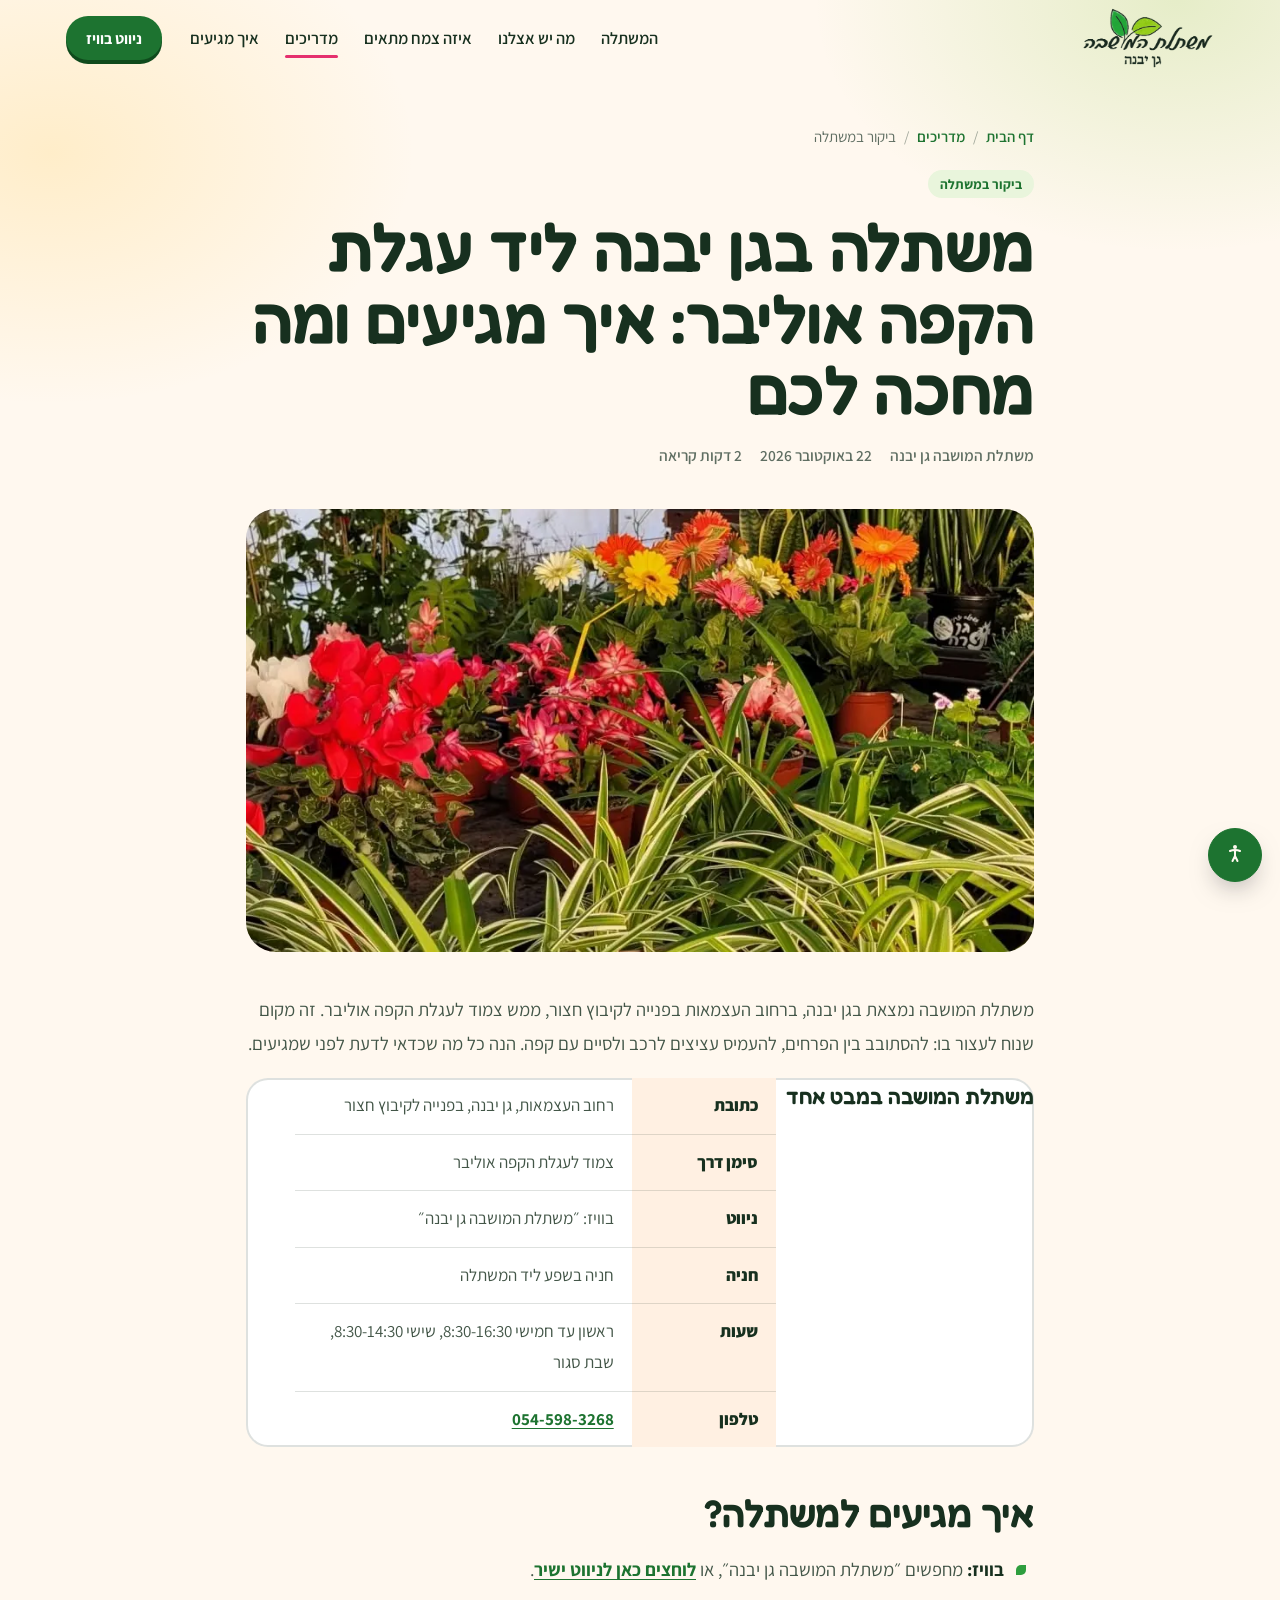
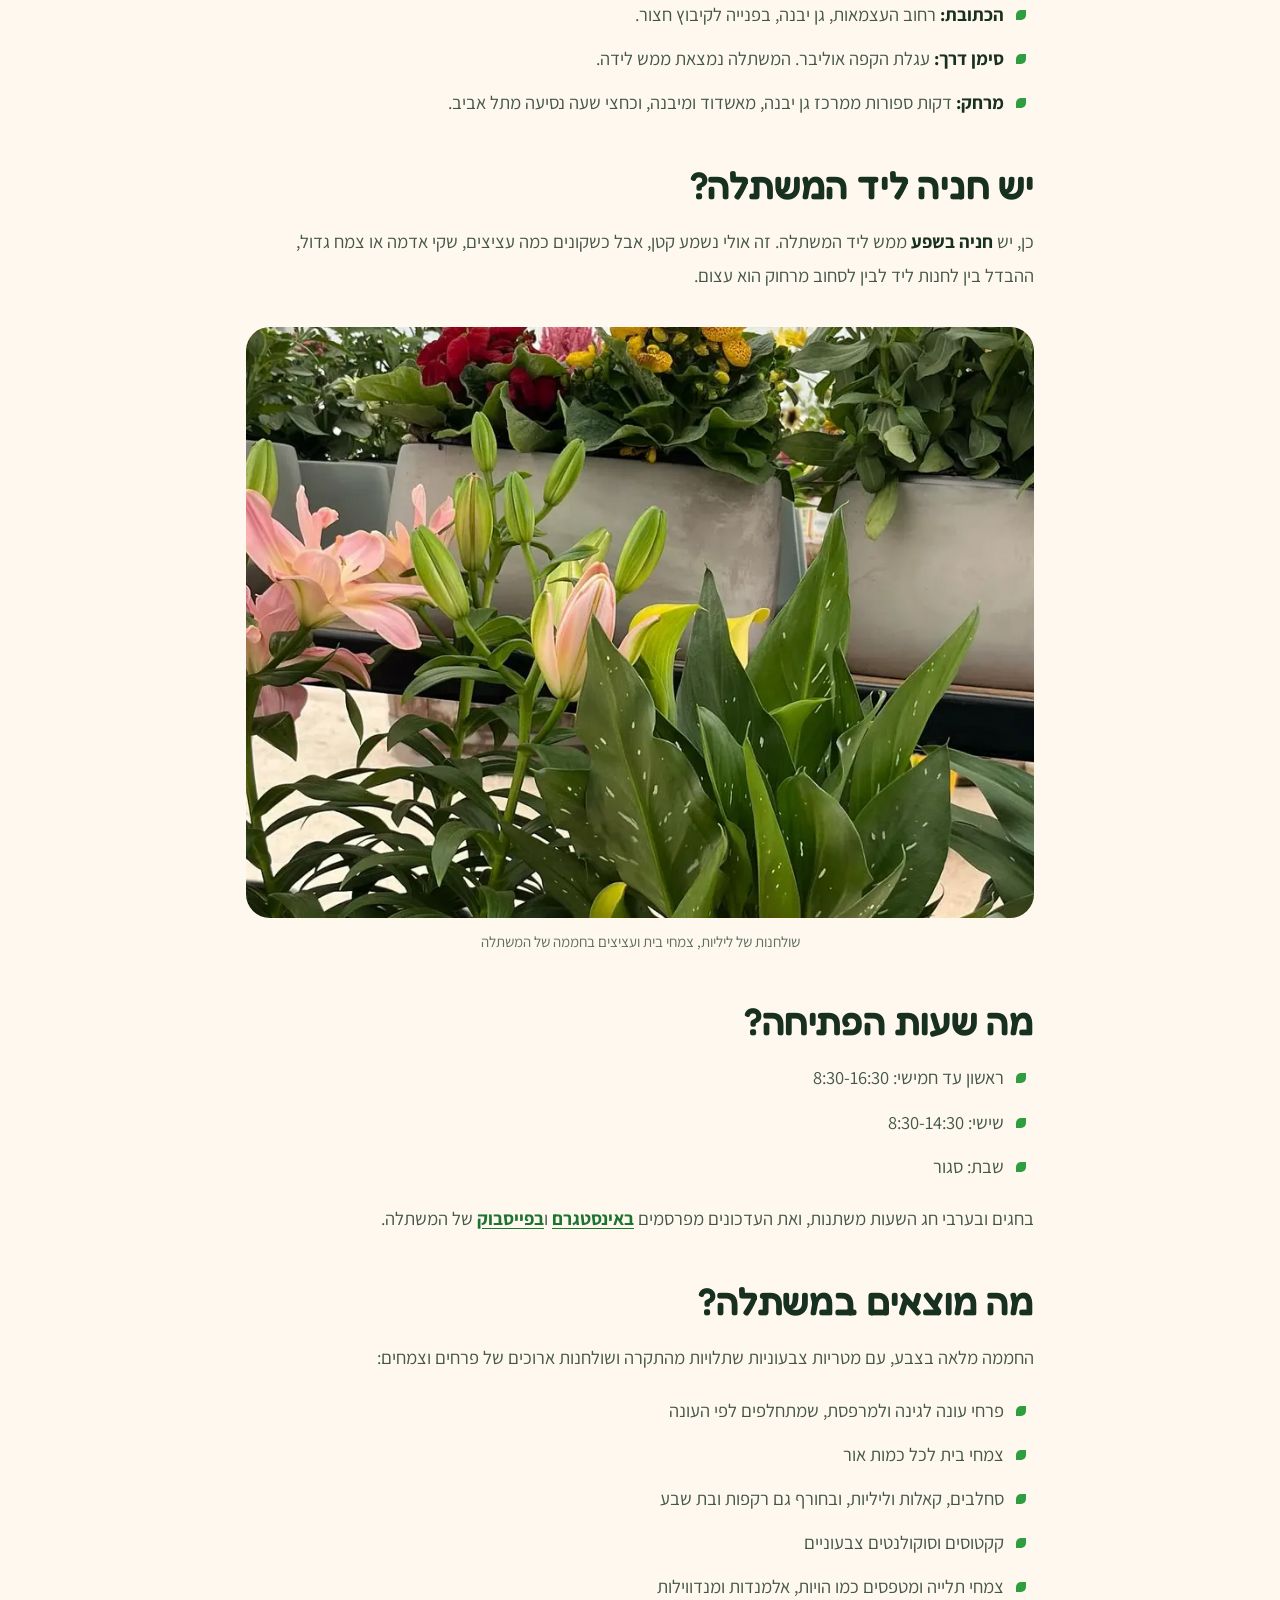
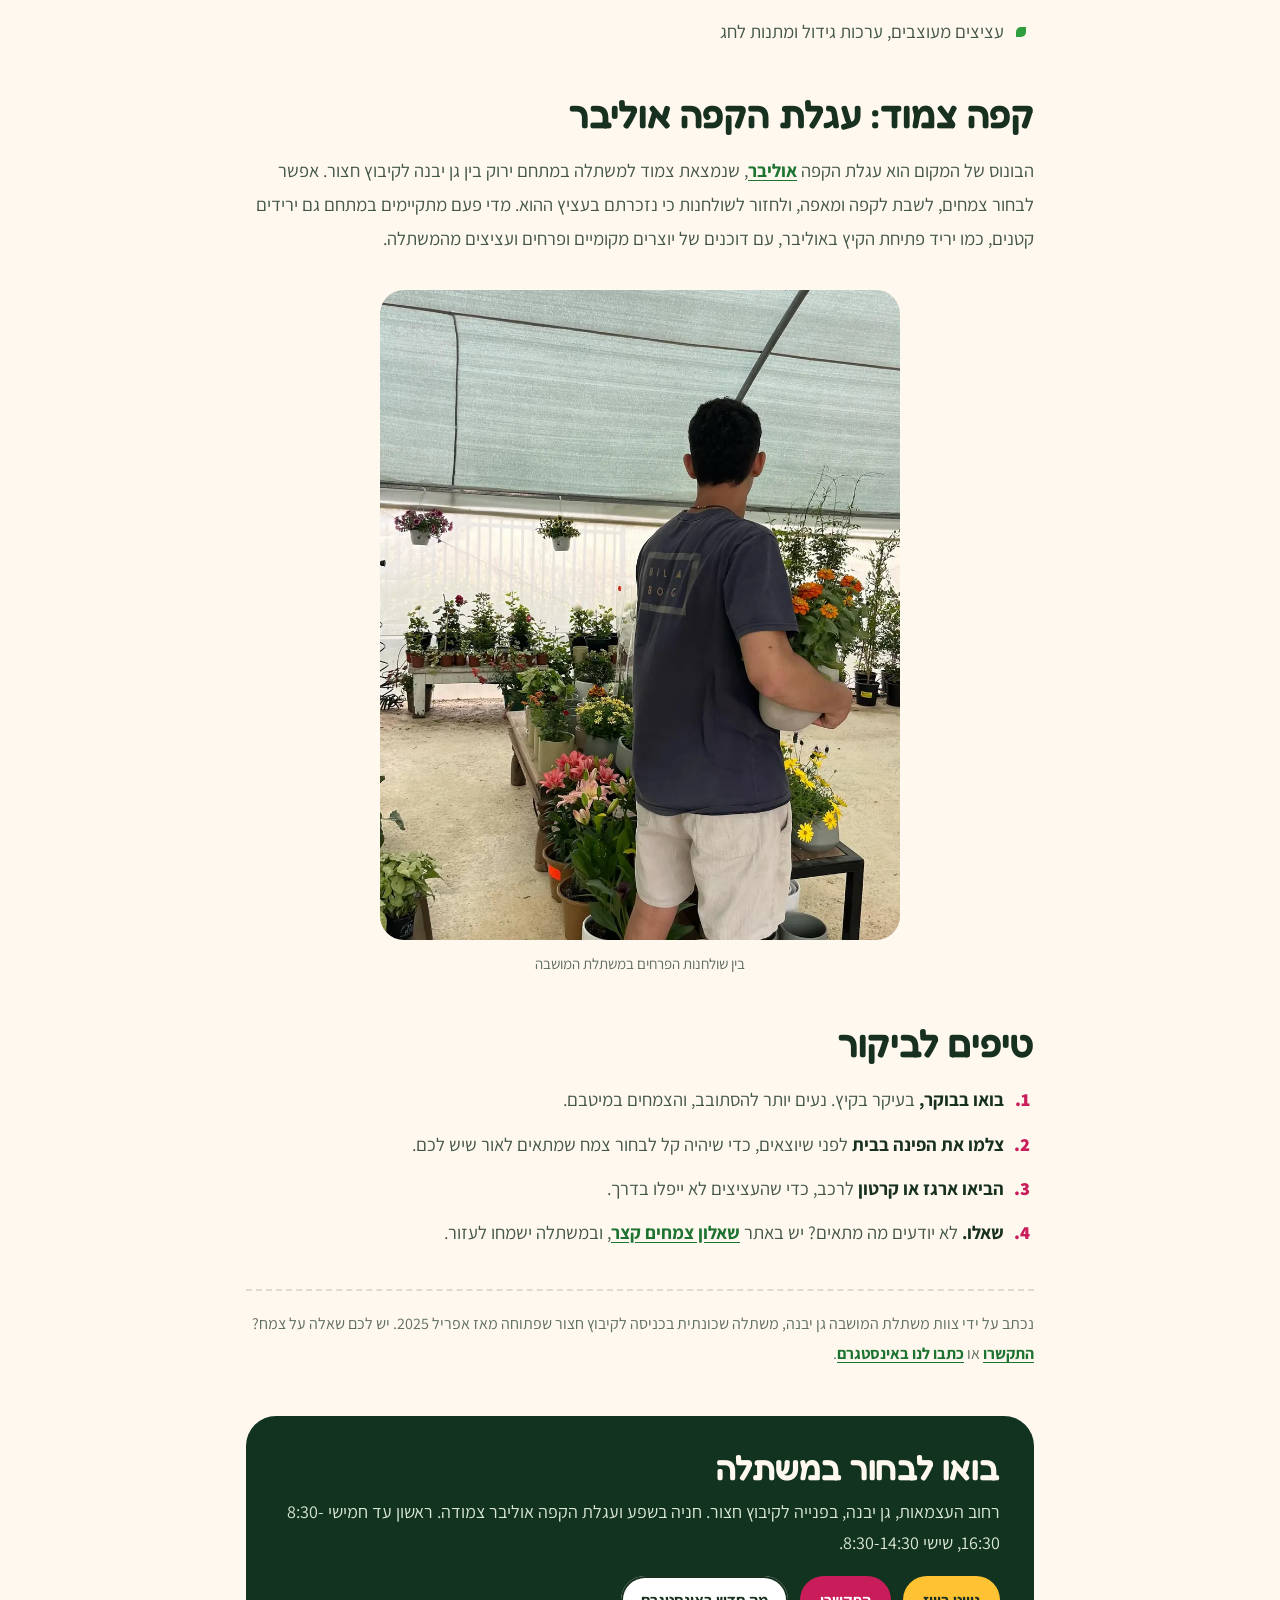
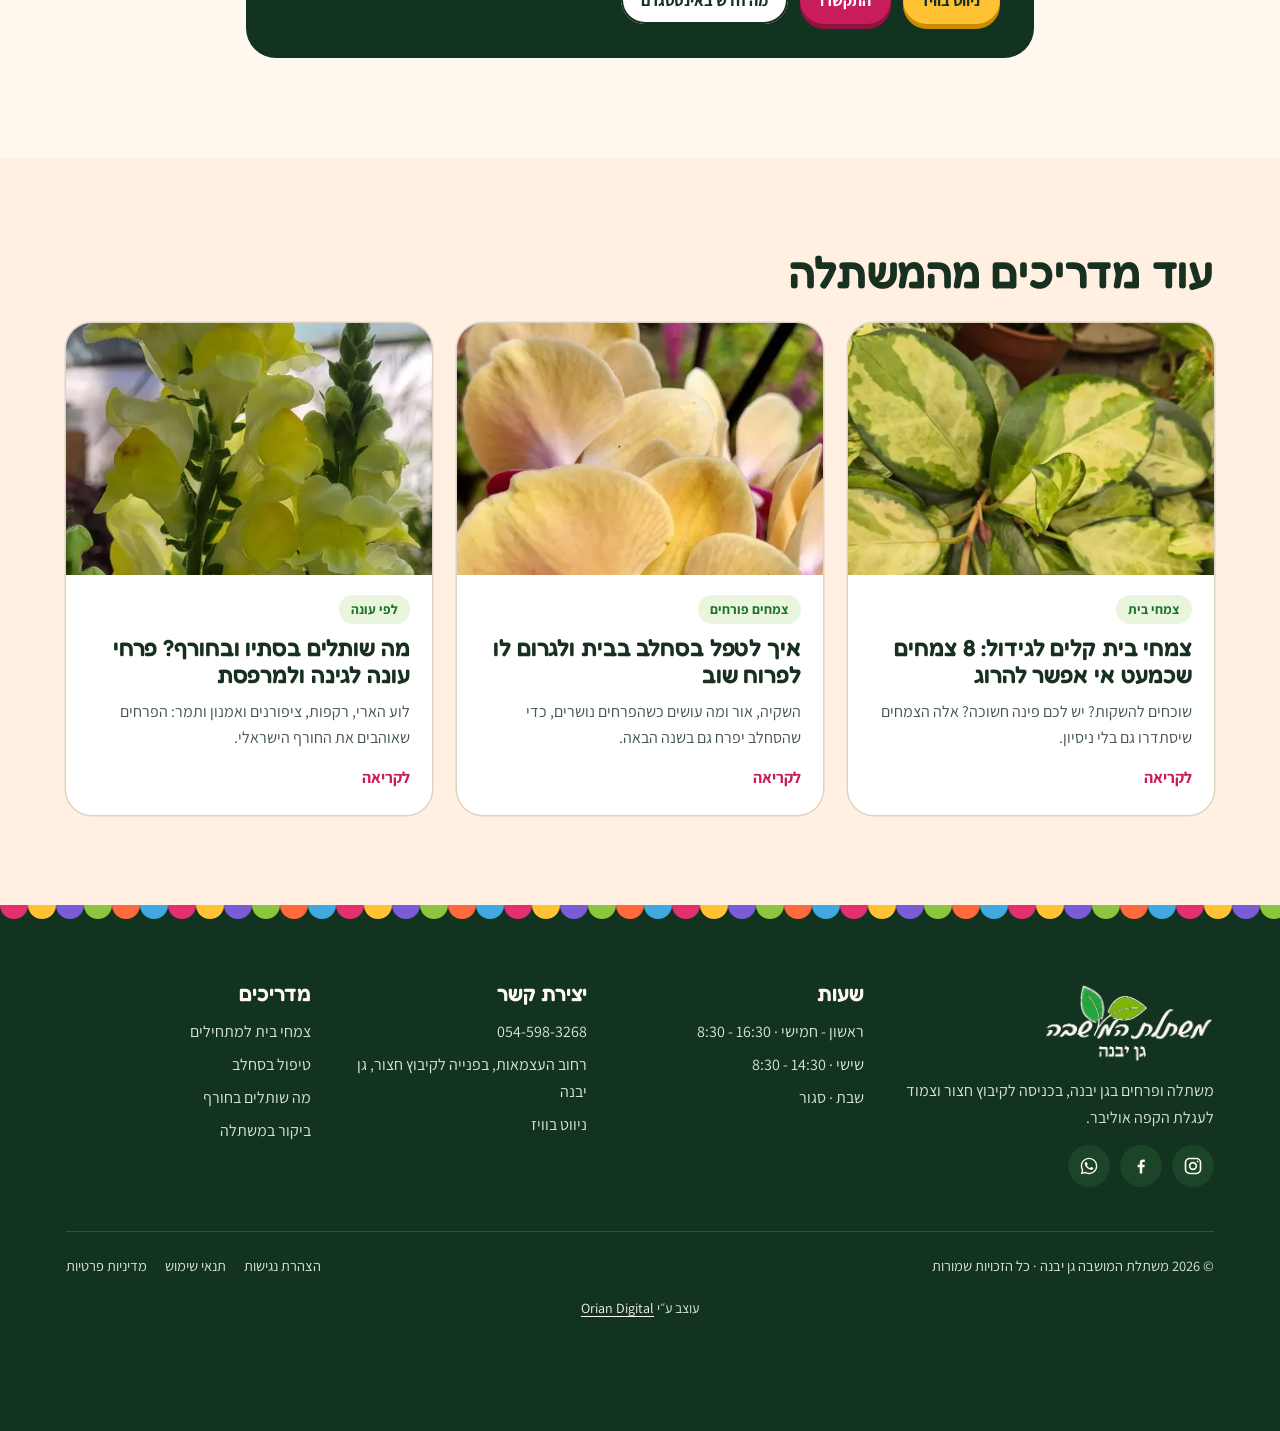
<file: blog/nursery-gan-yavne.html>
<!DOCTYPE html>
<html lang="he" dir="rtl" data-base="../">
<head>
<meta charset="UTF-8">
<meta name="viewport" content="width=device-width, initial-scale=1">
<meta http-equiv="Content-Security-Policy" content="default-src 'self'; base-uri 'self'; object-src 'none'; form-action 'self'; frame-src 'none'; img-src 'self' data:; script-src 'self' 'sha256-d/ySZ1WiQ+UsI2MXkg0G7dQ5B7Lvl4PpArKC8Ow6lrA='; style-src 'self' 'unsafe-inline'; font-src 'self'; connect-src 'self'; upgrade-insecure-requests">
<meta name="referrer" content="strict-origin-when-cross-origin">
<title>משתלה בגן יבנה ליד עגלת הקפה אוליבר | משתלת המושבה</title>
<meta name="description" content="מחפשים משתלה בגן יבנה או ליד אשדוד? משתלת המושבה נמצאת בפנייה לקיבוץ חצור, צמוד לעגלת הקפה אוליבר, עם חניה בשפע. כתובת, ניווט, שעות פתיחה ומה מוצאים במשתלה.">
<link rel="canonical" href="https://oriantoledano-ship-it.github.io/moshava-nursery/blog/nursery-gan-yavne.html">
<meta name="robots" content="index, follow, max-image-preview:large">
<meta property="og:type" content="article">
<meta property="og:locale" content="he_IL">
<meta property="og:site_name" content="משתלת המושבה גן יבנה">
<meta property="og:title" content="משתלה בגן יבנה ליד עגלת הקפה אוליבר | משתלת המושבה">
<meta property="og:description" content="מחפשים משתלה בגן יבנה או ליד אשדוד? משתלת המושבה נמצאת בפנייה לקיבוץ חצור, צמוד לעגלת הקפה אוליבר, עם חניה בשפע. כתובת, ניווט, שעות פתיחה ומה מוצאים במשתלה.">
<meta property="og:url" content="https://oriantoledano-ship-it.github.io/moshava-nursery/blog/nursery-gan-yavne.html">
<meta property="og:image" content="https://oriantoledano-ship-it.github.io/moshava-nursery/assets/img/og.jpg">
<meta property="og:image:width" content="1200">
<meta property="og:image:height" content="630">
<meta property="og:image:alt" content="משתלת המושבה גן יבנה">
<meta name="twitter:card" content="summary_large_image">
<meta name="theme-color" content="#FFF8EF">
<link rel="icon" href="../favicon.ico" sizes="any">
<link rel="icon" type="image/png" sizes="32x32" href="../assets/img/favicon-32.png">
<link rel="icon" type="image/png" sizes="192x192" href="../assets/img/favicon-192.png">
<link rel="apple-touch-icon" href="../assets/img/apple-touch-icon.png">
<script src="../assets/framebust.js"></script>
<script src="../assets/boot.js?v=5"></script>
<link rel="preload" href="../assets/fonts/fredoka-400-700-hebrew.woff2" as="font" type="font/woff2" crossorigin>
<link rel="stylesheet" href="../assets/fonts.css?v=5">
<link rel="stylesheet" href="../assets/site.css?v=5">
<link rel="stylesheet" href="../assets/a11y.css?v=5">
<script src="../assets/a11y.js?v=5"></script>
<script type="application/ld+json">
{"@context":"https://schema.org","@graph":[{"@type":"BlogPosting","headline":"משתלה בגן יבנה ליד עגלת הקפה אוליבר: איך מגיעים ומה מחכה לכם","description":"מחפשים משתלה בגן יבנה או ליד אשדוד? משתלת המושבה נמצאת בפנייה לקיבוץ חצור, צמוד לעגלת הקפה אוליבר, עם חניה בשפע. כתובת, ניווט, שעות פתיחה ומה מוצאים במשתלה.","image":"https://oriantoledano-ship-it.github.io/moshava-nursery/assets/img/b-visit-960.webp","datePublished":"2026-10-22","dateModified":"2026-10-22","inLanguage":"he-IL","author":{"@type":"Organization","@id":"https://oriantoledano-ship-it.github.io/moshava-nursery/#nursery","name":"משתלת המושבה גן יבנה","url":"https://oriantoledano-ship-it.github.io/moshava-nursery/","logo":{"@type":"ImageObject","url":"https://oriantoledano-ship-it.github.io/moshava-nursery/assets/img/logo.png"}},"publisher":{"@type":"Organization","@id":"https://oriantoledano-ship-it.github.io/moshava-nursery/#nursery","name":"משתלת המושבה גן יבנה","url":"https://oriantoledano-ship-it.github.io/moshava-nursery/","logo":{"@type":"ImageObject","url":"https://oriantoledano-ship-it.github.io/moshava-nursery/assets/img/logo.png"}},"mainEntityOfPage":"https://oriantoledano-ship-it.github.io/moshava-nursery/blog/nursery-gan-yavne.html","abstract":"מחפשים משתלה בגן יבנה או ליד אשדוד? משתלת המושבה נמצאת בפנייה לקיבוץ חצור, צמוד לעגלת הקפה אוליבר, עם חניה בשפע. כתובת, ניווט, שעות פתיחה ומה מוצאים במשתלה.","mentions":{"@type":"CafeOrCoffeeShop","name":"אוליבר עגלת קפה","sameAs":"https://www.instagram.com/oliver_coffee.cart/"}},{"@type":"BreadcrumbList","itemListElement":[{"@type":"ListItem","position":1,"name":"דף הבית","item":"https://oriantoledano-ship-it.github.io/moshava-nursery/"},{"@type":"ListItem","position":2,"name":"מדריכים","item":"https://oriantoledano-ship-it.github.io/moshava-nursery/blog/"},{"@type":"ListItem","position":3,"name":"ביקור במשתלה","item":"https://oriantoledano-ship-it.github.io/moshava-nursery/blog/nursery-gan-yavne.html"}]}]}
</script>
<script type="speculationrules">{"prefetch":[{"where":{"href_matches":"/moshava-nursery/*"},"eagerness":"moderate"}]}</script>
</head>
<body>

<header class="hdr" id="hdr">
  <div class="wrap hdr-in">
    <a href="../" class="brand" aria-label="משתלת המושבה גן יבנה - לעמוד הבית"><img class="logo-dark" src="../assets/img/logo-360.png" alt="משתלת המושבה גן יבנה" width="360" height="169"><img class="logo-light" src="../assets/img/logo-360-light.png" alt="" width="360" height="169"></a>
    <nav class="nav" aria-label="ניווט ראשי">
      <a href="../index.html#story">המשתלה</a>
      <a href="../index.html#plants">מה יש אצלנו</a>
      <a href="../index.html#finder">איזה צמח מתאים</a>
      <a href="../blog/" aria-current="page">מדריכים</a>
      <a href="../index.html#visit">איך מגיעים</a>
    </nav>
    <a class="btn btn--leaf hdr-cta" href="https://waze.com/ul?ll=31.7855279,34.7253582&amp;navigate=yes" target="_blank" rel="noopener noreferrer">ניווט בוויז</a>
    <button class="burger" type="button" aria-label="פתיחת תפריט" aria-expanded="false" aria-controls="drawer"><span></span><span></span><span></span></button>
  </div>
</header>

<div class="drawer" id="drawer" aria-hidden="true">
  <div class="scallop" aria-hidden="true"></div>
  <a href="../index.html#story">המשתלה</a>
  <a href="../index.html#plants">מה יש אצלנו</a>
  <a href="../index.html#finder">איזה צמח מתאים</a>
  <a href="../blog/" aria-current="page">מדריכים</a>
  <a href="../index.html#visit">איך מגיעים</a>
  <a class="btn btn--sun" href="tel:+972545983268">התקשרו: <span dir="ltr">054-598-3268</span></a>
</div>

<main id="top">
<section class="page-top">
  <div class="wrap page-narrow">
    <ol class="crumbs" aria-label="פירורי לחם"><li><a href="../">דף הבית</a></li><li><a href="./">מדריכים</a></li><li aria-current="page">ביקור במשתלה</li></ol>
    <span class="pc-kind">ביקור במשתלה</span>
    <h1>משתלה בגן יבנה ליד עגלת הקפה אוליבר: איך מגיעים ומה מחכה לכם</h1>
    <p class="page-meta"><span>משתלת המושבה גן יבנה</span><span>22 באוקטובר 2026</span><span>2 דקות קריאה</span></p>
  </div>
</section>
<article class="article">
  <div class="wrap">
    <figure class="art-hero"><img src="../assets/img/b-visit-480.webp" srcset="../assets/img/b-visit-480.webp 480w, ../assets/img/b-visit-960.webp 960w" sizes="(max-width: 900px) 100vw, 860px" width="480" height="600" alt="מטריות צבעוניות מעל שולחנות צמחים בחממה של משתלת המושבה" fetchpriority="high"></figure>
    <div class="prose">

<p>משתלת המושבה נמצאת בגן יבנה, ברחוב העצמאות בפנייה לקיבוץ חצור, ממש צמוד לעגלת הקפה אוליבר. זה מקום שנוח לעצור בו: להסתובב בין הפרחים, להעמיס עציצים לרכב ולסיים עם קפה. הנה כל מה שכדאי לדעת לפני שמגיעים.</p>
<table class="facts">
<caption>משתלת המושבה במבט אחד</caption>
<tbody>
<tr><th scope="row">כתובת</th><td>רחוב העצמאות, גן יבנה, בפנייה לקיבוץ חצור</td></tr>
<tr><th scope="row">סימן דרך</th><td>צמוד לעגלת הקפה אוליבר</td></tr>
<tr><th scope="row">ניווט</th><td>בוויז: ״משתלת המושבה גן יבנה״</td></tr>
<tr><th scope="row">חניה</th><td>חניה בשפע ליד המשתלה</td></tr>
<tr><th scope="row">שעות</th><td>ראשון עד חמישי <span dir="ltr">8:30-16:30</span>, שישי <span dir="ltr">8:30-14:30</span>, שבת סגור</td></tr>
<tr><th scope="row">טלפון</th><td><a href="tel:+972545983268" dir="ltr">054-598-3268</a></td></tr>
</tbody>
</table>
<h2>איך מגיעים למשתלה?</h2>
<ul>
<li><strong>בוויז:</strong> מחפשים ״משתלת המושבה גן יבנה״, או <a href="https://waze.com/ul?ll=31.7855279,34.7253582&amp;navigate=yes" target="_blank" rel="noopener noreferrer">לוחצים כאן לניווט ישיר</a>.</li>
<li><strong>הכתובת:</strong> רחוב העצמאות, גן יבנה, בפנייה לקיבוץ חצור.</li>
<li><strong>סימן דרך:</strong> עגלת הקפה אוליבר. המשתלה נמצאת ממש לידה.</li>
<li><strong>מרחק:</strong> דקות ספורות ממרכז גן יבנה, מאשדוד ומיבנה, וכחצי שעה נסיעה מתל אביב.</li>
</ul>
<h2>יש חניה ליד המשתלה?</h2>
<p>כן, יש <strong>חניה בשפע</strong> ממש ליד המשתלה. זה אולי נשמע קטן, אבל כשקונים כמה עציצים, שקי אדמה או צמח גדול, ההבדל בין לחנות ליד לבין לסחוב מרחוק הוא עצום.</p>
<figure><img src="../assets/img/b-visit-wide-640.webp" srcset="../assets/img/b-visit-wide-640.webp 640w, ../assets/img/b-visit-wide-1200.webp 1200w" sizes="(max-width: 900px) 92vw, 800px" width="640" height="360" alt="שולחנות של ליליות, צמחי בית ועציצים בחממה של המשתלה" loading="lazy" decoding="async"><figcaption>שולחנות של ליליות, צמחי בית ועציצים בחממה של המשתלה</figcaption></figure>
<h2>מה שעות הפתיחה?</h2>
<ul>
<li>ראשון עד חמישי: <span dir="ltr">8:30-16:30</span></li>
<li>שישי: <span dir="ltr">8:30-14:30</span></li>
<li>שבת: סגור</li>
</ul>
<p>בחגים ובערבי חג השעות משתנות, ואת העדכונים מפרסמים <a href="https://www.instagram.com/moshava.plant.nursery/" target="_blank" rel="noopener noreferrer">באינסטגרם</a> ו<a href="https://www.facebook.com/profile.php?id=61574868822469" target="_blank" rel="noopener noreferrer">בפייסבוק</a> של המשתלה.</p>
<h2>מה מוצאים במשתלה?</h2>
<p>החממה מלאה בצבע, עם מטריות צבעוניות שתלויות מהתקרה ושולחנות ארוכים של פרחים וצמחים:</p>
<ul>
<li>פרחי עונה לגינה ולמרפסת, שמתחלפים לפי העונה</li>
<li>צמחי בית לכל כמות אור</li>
<li>סחלבים, קאלות וליליות, ובחורף גם רקפות ובת שבע</li>
<li>קקטוסים וסוקולנטים צבעוניים</li>
<li>צמחי תלייה ומטפסים כמו הויות, אלמנדות ומנדווילות</li>
<li>עציצים מעוצבים, ערכות גידול ומתנות לחג</li>
</ul>
<h2>קפה צמוד: עגלת הקפה אוליבר</h2>
<p>הבונוס של המקום הוא עגלת הקפה <a href="https://www.instagram.com/oliver_coffee.cart/" target="_blank" rel="noopener noreferrer">אוליבר</a>, שנמצאת צמוד למשתלה במתחם ירוק בין גן יבנה לקיבוץ חצור. אפשר לבחור צמחים, לשבת לקפה ומאפה, ולחזור לשולחנות כי נזכרתם בעציץ ההוא. מדי פעם מתקיימים במתחם גם ירידים קטנים, כמו יריד פתיחת הקיץ באוליבר, עם דוכנים של יוצרים מקומיים ופרחים ועציצים מהמשתלה.</p>
<figure class="is-tall"><img src="../assets/img/story-carry-480.webp" srcset="../assets/img/story-carry-480.webp 480w, ../assets/img/story-carry-960.webp 960w" sizes="(max-width: 640px) 92vw, 520px" width="480" height="600" alt="בין שולחנות הפרחים במשתלת המושבה" loading="lazy" decoding="async"><figcaption>בין שולחנות הפרחים במשתלת המושבה</figcaption></figure>
<h2>טיפים לביקור</h2>
<ol>
<li><strong>בואו בבוקר,</strong> בעיקר בקיץ. נעים יותר להסתובב, והצמחים במיטבם.</li>
<li><strong>צלמו את הפינה בבית</strong> לפני שיוצאים, כדי שיהיה קל לבחור צמח שמתאים לאור שיש לכם.</li>
<li><strong>הביאו ארגז או קרטון</strong> לרכב, כדי שהעציצים לא ייפלו בדרך.</li>
<li><strong>שאלו.</strong> לא יודעים מה מתאים? יש באתר <a href="../index.html#finder">שאלון צמחים קצר</a>, ובמשתלה ישמחו לעזור.</li>
</ol>
<p class="byline">נכתב על ידי צוות משתלת המושבה גן יבנה, משתלה שכונתית בכניסה לקיבוץ חצור שפתוחה מאז אפריל 2025. יש לכם שאלה על צמח? <a href="tel:+972545983268">התקשרו</a> או <a href="https://www.instagram.com/moshava.plant.nursery/" target="_blank" rel="noopener noreferrer">כתבו לנו באינסטגרם</a>.</p>
    </div>

<aside class="cta-box">
  <h2>בואו לבחור במשתלה</h2>
  <p>רחוב העצמאות, גן יבנה, בפנייה לקיבוץ חצור. חניה בשפע ועגלת הקפה אוליבר צמודה. ראשון עד חמישי <span dir="ltr">8:30-16:30</span>, שישי <span dir="ltr">8:30-14:30</span>.</p>
  <div class="where-btns">
    <a class="btn btn--sun" href="https://waze.com/ul?ll=31.7855279,34.7253582&amp;navigate=yes" target="_blank" rel="noopener noreferrer">ניווט בוויז</a>
    <a class="btn" href="tel:+972545983268">התקשרו</a>
    <a class="btn btn--ghost" href="https://www.instagram.com/moshava.plant.nursery/" target="_blank" rel="noopener noreferrer">מה חדש באינסטגרם</a>
  </div>
</aside>
  </div>
</article>
<section class="related" aria-labelledby="rel-h">
  <div class="wrap">
    <h2 id="rel-h">עוד מדריכים מהמשתלה</h2>
    <ul class="posts">
      <li class="rv"><a class="post-card" href="house-plants-for-beginners.html"><div class="pc-img"><img src="../assets/img/b-beginners-480.webp" srcset="../assets/img/b-beginners-480.webp 480w, ../assets/img/b-beginners-960.webp 960w" sizes="(max-width: 640px) 92vw, (max-width: 900px) 46vw, 380px" width="480" height="600" alt="צמח בית עם עלים מגוונים בירוק וצהוב במשתלת המושבה" loading="lazy" decoding="async"></div><div class="pc-body"><span class="pc-kind">צמחי בית</span><h3>צמחי בית קלים לגידול: 8 צמחים שכמעט אי אפשר להרוג</h3><p>שוכחים להשקות? יש לכם פינה חשוכה? אלה הצמחים שיסתדרו גם בלי ניסיון.</p><span class="pc-more">לקריאה</span></div></a></li><li class="rv"><a class="post-card" href="orchid-care.html"><div class="pc-img"><img src="../assets/img/b-orchid-480.webp" srcset="../assets/img/b-orchid-480.webp 480w, ../assets/img/b-orchid-960.webp 960w" sizes="(max-width: 640px) 92vw, (max-width: 900px) 46vw, 380px" width="480" height="600" alt="סחלב בגוון אפרסק פורח במשתלת המושבה" loading="lazy" decoding="async"></div><div class="pc-body"><span class="pc-kind">צמחים פורחים</span><h3>איך לטפל בסחלב בבית ולגרום לו לפרוח שוב</h3><p>השקיה, אור ומה עושים כשהפרחים נושרים, כדי שהסחלב יפרח גם בשנה הבאה.</p><span class="pc-more">לקריאה</span></div></a></li><li class="rv"><a class="post-card" href="autumn-winter-planting.html"><div class="pc-img"><img src="../assets/img/b-autumn-480.webp" srcset="../assets/img/b-autumn-480.webp 480w, ../assets/img/b-autumn-960.webp 960w" sizes="(max-width: 640px) 92vw, (max-width: 900px) 46vw, 380px" width="480" height="600" alt="לוע הארי צהוב פורח במשתלת המושבה" loading="lazy" decoding="async"></div><div class="pc-body"><span class="pc-kind">לפי עונה</span><h3>מה שותלים בסתיו ובחורף? פרחי עונה לגינה ולמרפסת</h3><p>לוע הארי, רקפות, ציפורנים ואמנון ותמר: הפרחים שאוהבים את החורף הישראלי.</p><span class="pc-more">לקריאה</span></div></a></li>
    </ul>
  </div>
</section>
</main>

<footer class="foot">
  <div class="scallop" aria-hidden="true"></div>
  <div class="wrap">
    <div class="foot-top">
      <div class="foot-brand">
        <img src="../assets/img/logo-360-light.png" alt="משתלת המושבה גן יבנה" width="360" height="169" loading="lazy">
        <p>משתלה ופרחים בגן יבנה, בכניסה לקיבוץ חצור וצמוד לעגלת הקפה אוליבר.</p>
        <div class="socials">
          <a href="https://www.instagram.com/moshava.plant.nursery/" target="_blank" rel="noopener noreferrer" aria-label="אינסטגרם"><svg viewBox="0 0 24 24" fill="none" stroke="currentColor" stroke-width="2" aria-hidden="true"><rect x="3" y="3" width="18" height="18" rx="5"/><circle cx="12" cy="12" r="4"/><circle cx="17.5" cy="6.5" r="1" fill="currentColor" stroke="none"/></svg></a>
          <a href="https://www.facebook.com/profile.php?id=61574868822469" target="_blank" rel="noopener noreferrer" aria-label="פייסבוק"><svg viewBox="0 0 24 24" fill="currentColor" aria-hidden="true"><path d="M13.5 21v-7.5h2.6l.4-3h-3V8.6c0-.9.3-1.5 1.5-1.5h1.6V4.4c-.3 0-1.2-.1-2.3-.1-2.3 0-3.8 1.4-3.8 3.9v2.3H7.9v3h2.6V21h3z"/></svg></a>
          <a href="https://wa.me/972545983268" target="_blank" rel="noopener noreferrer" aria-label="וואטסאפ"><svg viewBox="0 0 24 24" fill="currentColor" aria-hidden="true"><path d="M12.04 2C6.58 2 2.13 6.45 2.13 11.91c0 1.75.46 3.45 1.32 4.95L2.05 22l5.25-1.38c1.45.79 3.08 1.21 4.74 1.21 5.46 0 9.91-4.45 9.91-9.91C21.95 6.45 17.5 2 12.04 2zm.01 1.67c4.55 0 8.24 3.69 8.24 8.24 0 4.55-3.69 8.24-8.24 8.24-1.48 0-2.93-.39-4.19-1.15l-.3-.17-3.12.82.83-3.04-.2-.31a8.188 8.188 0 0 1-1.26-4.38c.01-4.55 3.7-8.25 8.24-8.25zM8.53 7.33c-.16 0-.43.06-.66.31-.22.25-.87.86-.87 2.07 0 1.22.89 2.39 1 2.56.14.17 1.76 2.67 4.25 3.73.59.27 1.05.42 1.41.53.59.19 1.13.16 1.56.1.48-.07 1.46-.6 1.67-1.18.21-.58.21-1.07.15-1.18-.07-.1-.23-.16-.48-.27-.25-.14-1.47-.74-1.69-.82-.23-.08-.37-.12-.56.12-.16.25-.64.81-.78.97-.15.17-.29.19-.53.07-.26-.13-1.06-.39-2-1.23-.74-.66-1.23-1.47-1.38-1.72-.12-.24-.01-.39.11-.5.11-.11.27-.29.37-.44.13-.14.17-.25.25-.41.08-.17.04-.31-.02-.43-.06-.11-.56-1.35-.77-1.84-.2-.48-.4-.42-.56-.43-.14 0-.3-.01-.47-.01z"/></svg></a>
        </div>
      </div>
      <div class="foot-col">
        <h3>שעות</h3>
        <p>ראשון - חמישי · <span dir="ltr">8:30 - 16:30</span></p>
        <p>שישי · <span dir="ltr">8:30 - 14:30</span></p>
        <p>שבת · סגור</p>
      </div>
      <div class="foot-col">
        <h3>יצירת קשר</h3>
        <a href="tel:+972545983268"><span dir="ltr">054-598-3268</span></a>
        <p>רחוב העצמאות, בפנייה לקיבוץ חצור, גן יבנה</p>
        <a href="https://waze.com/ul?ll=31.7855279,34.7253582&amp;navigate=yes" target="_blank" rel="noopener noreferrer">ניווט בוויז</a>
      </div>
      <div class="foot-col">
        <h3>מדריכים</h3>
        <a href="../blog/house-plants-for-beginners.html">צמחי בית למתחילים</a>
        <a href="../blog/orchid-care.html">טיפול בסחלב</a>
        <a href="../blog/autumn-winter-planting.html">מה שותלים בחורף</a>
        <a href="../blog/nursery-gan-yavne.html">ביקור במשתלה</a>
      </div>
    </div>
    <div class="foot-bottom">
      <span>© <span data-year>2026</span> משתלת המושבה גן יבנה · כל הזכויות שמורות</span>
      <nav class="foot-legal" aria-label="מסמכים משפטיים">
        <a href="../accessibility.html">הצהרת נגישות</a>
        <a href="../terms.html">תנאי שימוש</a>
        <a href="../privacy.html">מדיניות פרטיות</a>
      </nav>
    </div>
    <div class="foot-credit">עוצב ע״י <a href="https://wa.me/972525372958" target="_blank" rel="noopener noreferrer">Orian Digital</a></div>
  </div>
</footer>

<div class="mcta" aria-hidden="true">
  <a href="https://waze.com/ul?ll=31.7855279,34.7253582&amp;navigate=yes" class="btn btn--leaf mcta-go" target="_blank" rel="noopener noreferrer" tabindex="-1">ניווט למשתלה</a>
  <a href="tel:+972545983268" class="btn mcta-tel" tabindex="-1" aria-label="התקשרו"><svg viewBox="0 0 24 24" fill="currentColor"><path d="M6.6 3.5h2.6l1.4 4.3-2 1.4a12 12 0 0 0 6.2 6.2l1.4-2 4.3 1.4v2.6a2 2 0 0 1-2.2 2A16.5 16.5 0 0 1 4.6 5.7a2 2 0 0 1 2-2.2z"/></svg></a>
</div>

<button class="a11y-btn" type="button" aria-label="פתיחת תפריט נגישות" aria-expanded="false" aria-controls="a11yPanel">
  <svg viewBox="0 0 24 24" width="24" height="24" aria-hidden="true"><circle cx="12" cy="4" r="2" fill="currentColor"/><path d="M12 7c-3 0-5 1-5 1M12 7c3 0 5 1 5 1M12 7v6m0 0l-2.5 5M12 13l2.5 5" stroke="currentColor" stroke-width="2" fill="none" stroke-linecap="round"/></svg>
</button>
<div class="a11y-panel" id="a11yPanel" role="dialog" aria-label="הגדרות נגישות" aria-hidden="true">
  <h2 class="a11y-title">נגישות</h2>
  <div class="a11y-row"><span>ניגודיות גבוהה</span><div class="a11y-seg" role="group" aria-label="ניגודיות"><button class="a11y-chip" type="button" data-key="contrast" data-val="normal" aria-pressed="true">רגילה</button><button class="a11y-chip" type="button" data-key="contrast" data-val="high" aria-pressed="false">גבוהה</button></div></div>
  <div class="a11y-row"><span>גודל טקסט</span><div class="a11y-seg" role="group" aria-label="גודל טקסט"><button class="a11y-chip" type="button" data-key="text" data-val="normal" aria-pressed="true">רגיל</button><button class="a11y-chip" type="button" data-key="text" data-val="large" aria-pressed="false">גדול</button></div></div>
  <div class="a11y-row"><span>הדגשת קישורים</span><div class="a11y-seg" role="group" aria-label="הדגשת קישורים"><button class="a11y-chip" type="button" data-key="links" data-val="off" aria-pressed="true">כבוי</button><button class="a11y-chip" type="button" data-key="links" data-val="on" aria-pressed="false">דלוק</button></div></div>
  <div class="a11y-row"><span>עצירת אנימציות</span><div class="a11y-seg" role="group" aria-label="עצירת אנימציות"><button class="a11y-chip" type="button" data-key="motion" data-val="on" aria-pressed="true">דלוקות</button><button class="a11y-chip" type="button" data-key="motion" data-val="off" aria-pressed="false">עצורות</button></div></div>
  <button class="a11y-reset" type="button">איפוס הגדרות</button>
  <a class="a11y-statement" href="../accessibility.html">הצהרת נגישות</a>
</div>

<script src="../assets/site.js?v=5"></script>
</body>
</html>
</file>
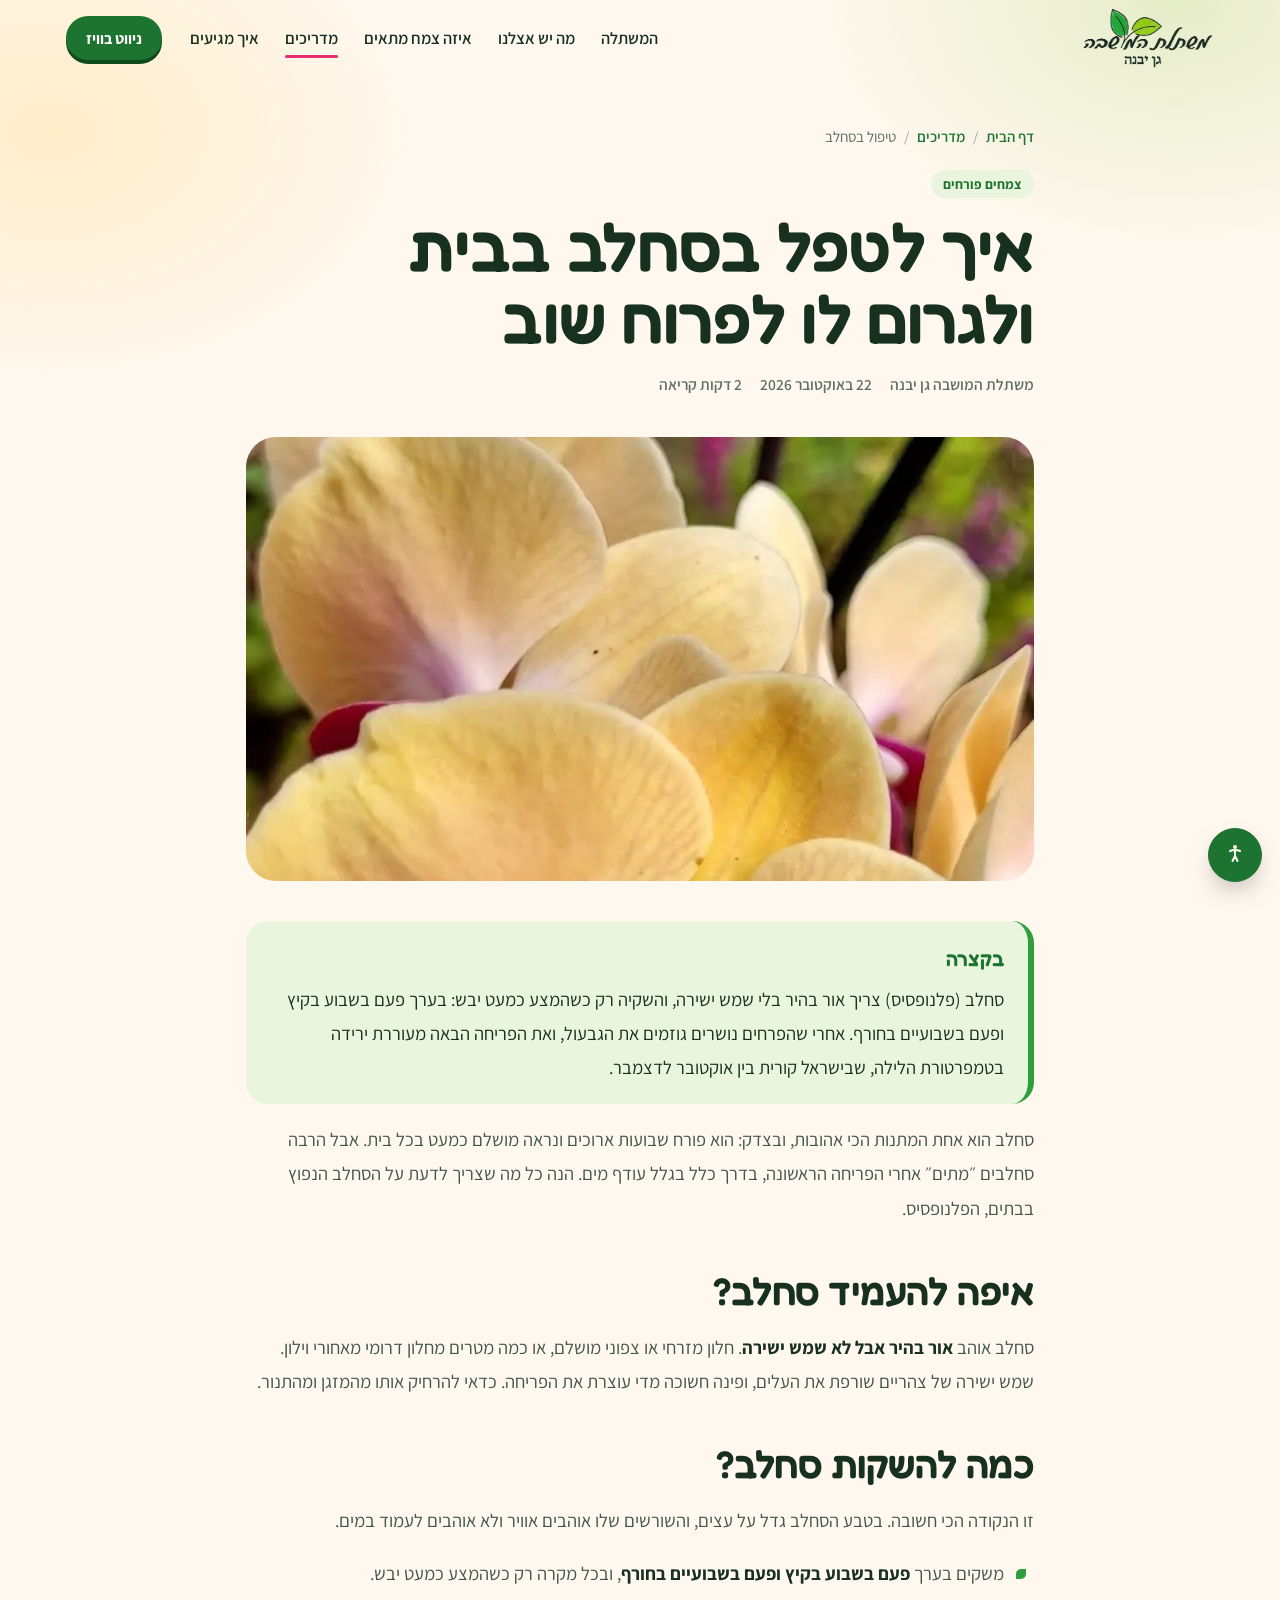
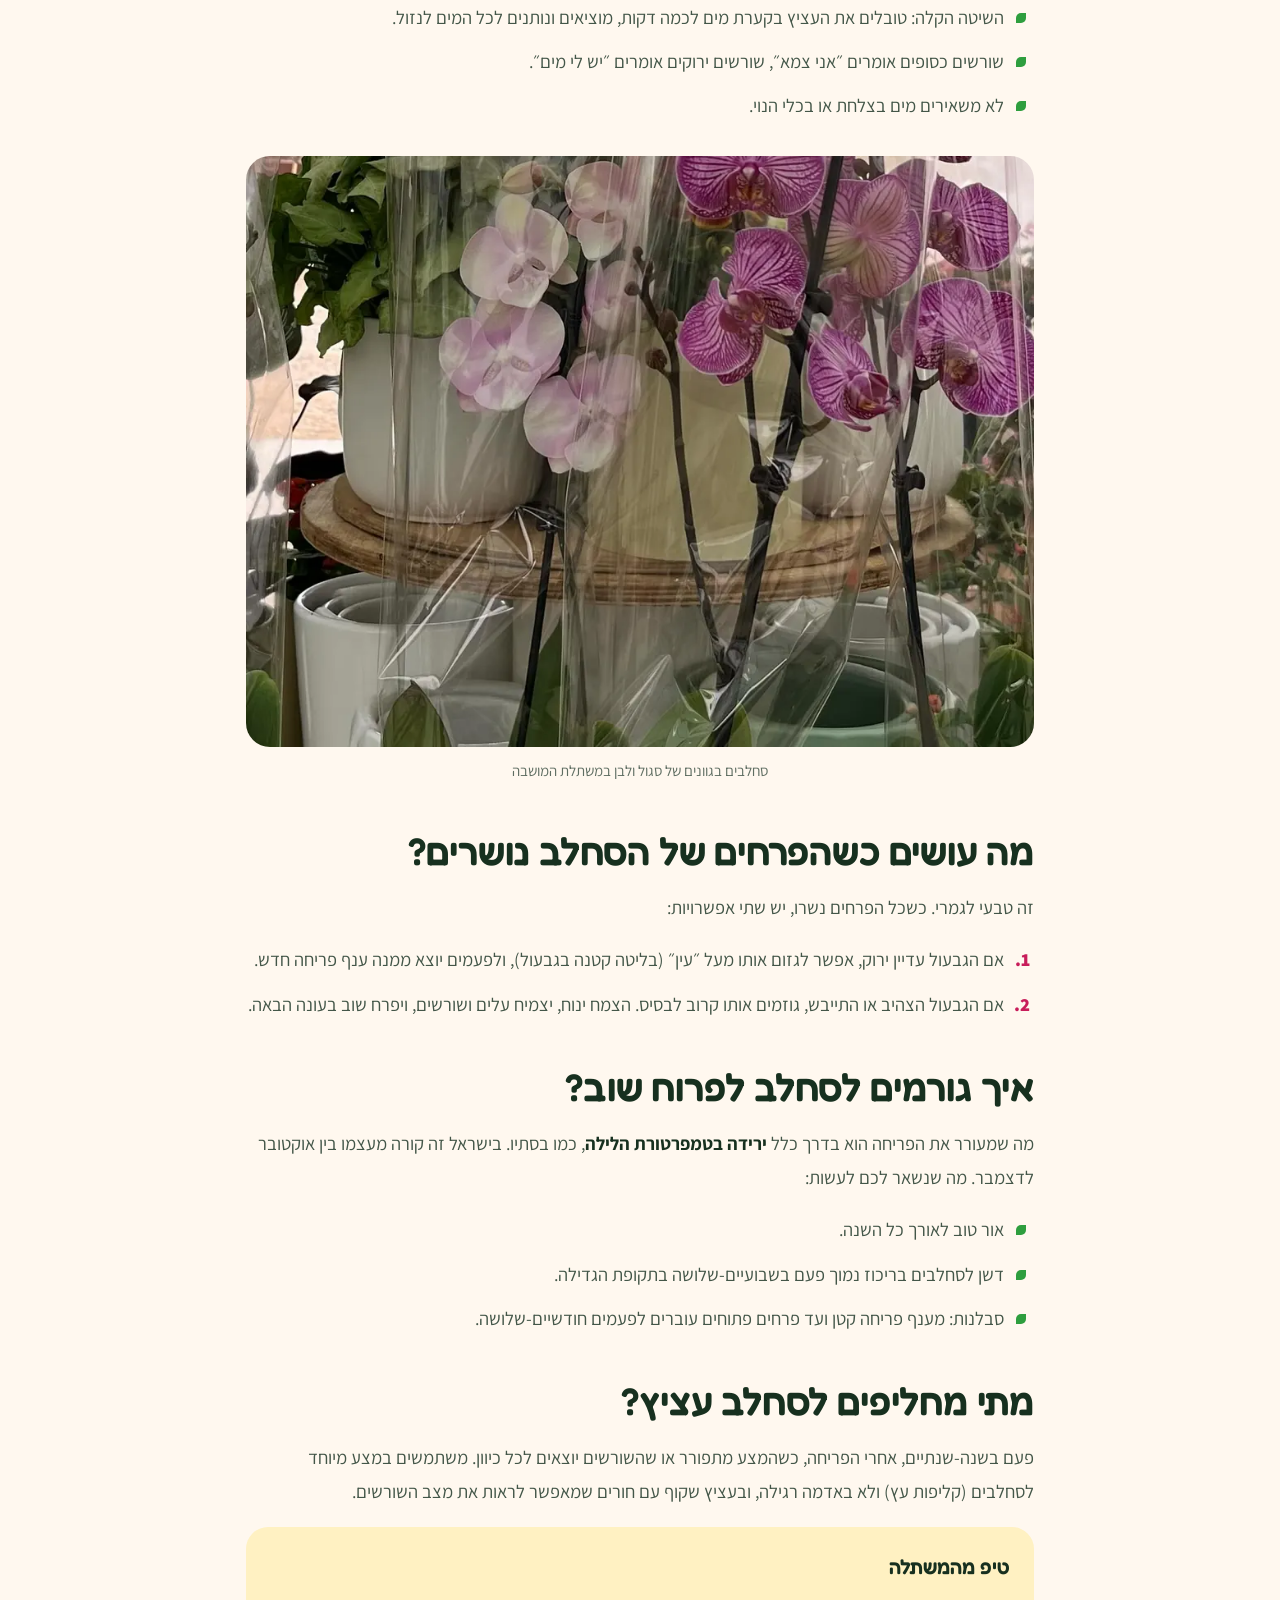
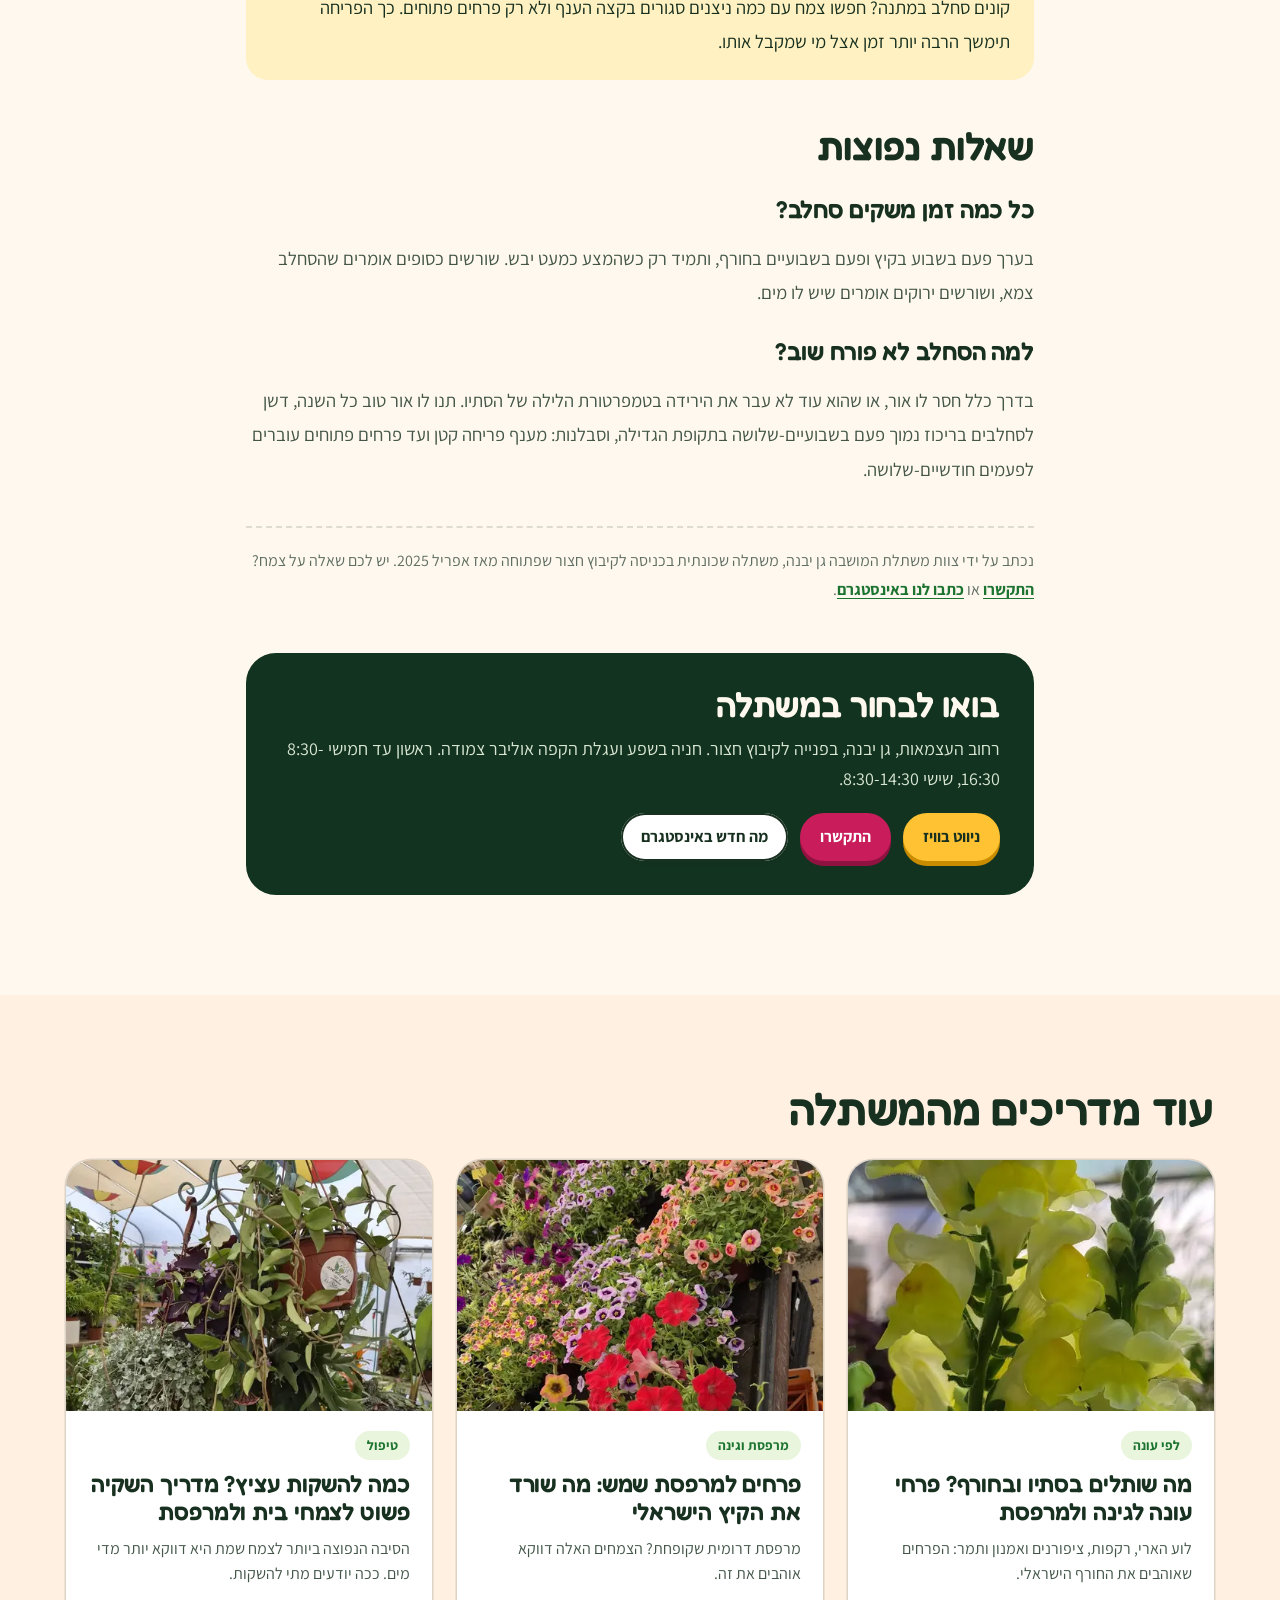
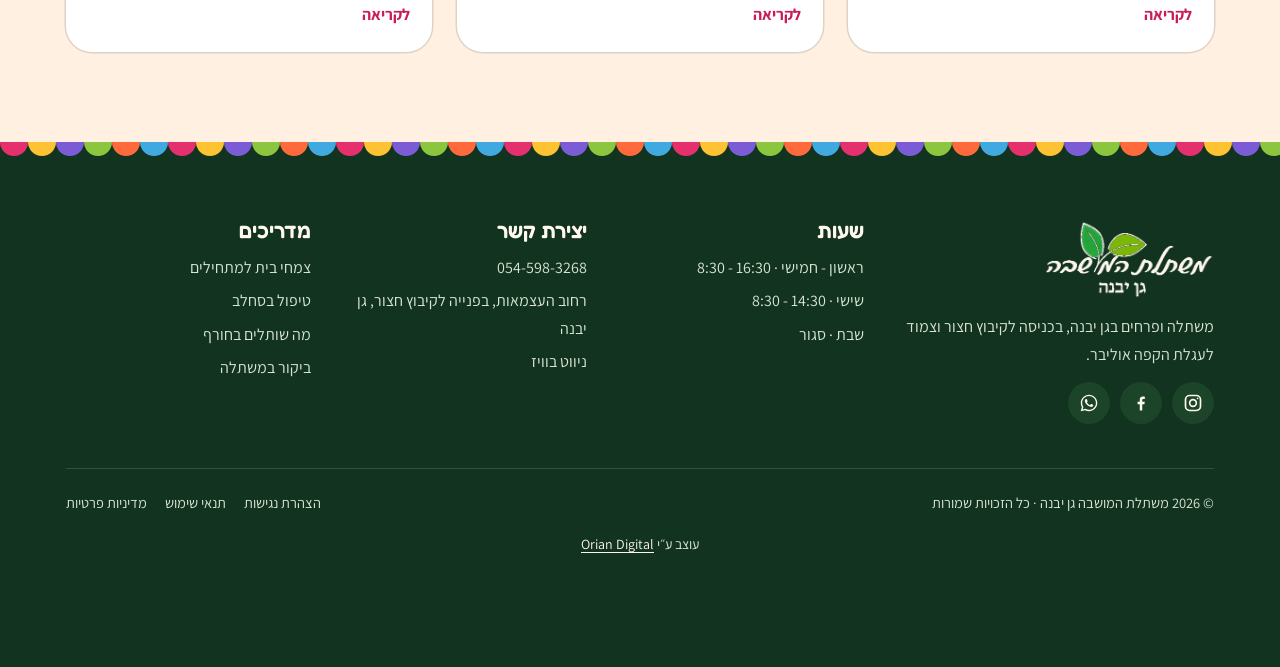
<file: blog/orchid-care.html>
<!DOCTYPE html>
<html lang="he" dir="rtl" data-base="../">
<head>
<meta charset="UTF-8">
<meta name="viewport" content="width=device-width, initial-scale=1">
<meta http-equiv="Content-Security-Policy" content="default-src 'self'; base-uri 'self'; object-src 'none'; form-action 'self'; frame-src 'none'; img-src 'self' data:; script-src 'self' 'sha256-d/ySZ1WiQ+UsI2MXkg0G7dQ5B7Lvl4PpArKC8Ow6lrA='; style-src 'self' 'unsafe-inline'; font-src 'self'; connect-src 'self'; upgrade-insecure-requests">
<meta name="referrer" content="strict-origin-when-cross-origin">
<title>איך לטפל בסחלב בבית ולגרום לו לפרוח שוב | משתלת המושבה</title>
<meta name="description" content="מדריך פשוט לטיפול בסחלב בבית: איפה להעמיד אותו, כמה להשקות, מה עושים כשהפרחים נושרים ואיך גורמים לסחלב לפרוח שוב.">
<link rel="canonical" href="https://oriantoledano-ship-it.github.io/moshava-nursery/blog/orchid-care.html">
<meta name="robots" content="index, follow, max-image-preview:large">
<meta property="og:type" content="article">
<meta property="og:locale" content="he_IL">
<meta property="og:site_name" content="משתלת המושבה גן יבנה">
<meta property="og:title" content="איך לטפל בסחלב בבית ולגרום לו לפרוח שוב | משתלת המושבה">
<meta property="og:description" content="מדריך פשוט לטיפול בסחלב בבית: איפה להעמיד אותו, כמה להשקות, מה עושים כשהפרחים נושרים ואיך גורמים לסחלב לפרוח שוב.">
<meta property="og:url" content="https://oriantoledano-ship-it.github.io/moshava-nursery/blog/orchid-care.html">
<meta property="og:image" content="https://oriantoledano-ship-it.github.io/moshava-nursery/assets/img/og.jpg">
<meta property="og:image:width" content="1200">
<meta property="og:image:height" content="630">
<meta property="og:image:alt" content="משתלת המושבה גן יבנה">
<meta name="twitter:card" content="summary_large_image">
<meta name="theme-color" content="#FFF8EF">
<link rel="icon" href="../favicon.ico" sizes="any">
<link rel="icon" type="image/png" sizes="32x32" href="../assets/img/favicon-32.png">
<link rel="icon" type="image/png" sizes="192x192" href="../assets/img/favicon-192.png">
<link rel="apple-touch-icon" href="../assets/img/apple-touch-icon.png">
<script src="../assets/framebust.js"></script>
<script src="../assets/boot.js?v=5"></script>
<link rel="preload" href="../assets/fonts/fredoka-400-700-hebrew.woff2" as="font" type="font/woff2" crossorigin>
<link rel="stylesheet" href="../assets/fonts.css?v=5">
<link rel="stylesheet" href="../assets/site.css?v=5">
<link rel="stylesheet" href="../assets/a11y.css?v=5">
<script src="../assets/a11y.js?v=5"></script>
<script type="application/ld+json">
{"@context":"https://schema.org","@graph":[{"@type":"BlogPosting","headline":"איך לטפל בסחלב בבית ולגרום לו לפרוח שוב","description":"מדריך פשוט לטיפול בסחלב בבית: איפה להעמיד אותו, כמה להשקות, מה עושים כשהפרחים נושרים ואיך גורמים לסחלב לפרוח שוב.","image":"https://oriantoledano-ship-it.github.io/moshava-nursery/assets/img/b-orchid-960.webp","datePublished":"2026-10-22","dateModified":"2026-10-22","inLanguage":"he-IL","author":{"@type":"Organization","@id":"https://oriantoledano-ship-it.github.io/moshava-nursery/#nursery","name":"משתלת המושבה גן יבנה","url":"https://oriantoledano-ship-it.github.io/moshava-nursery/","logo":{"@type":"ImageObject","url":"https://oriantoledano-ship-it.github.io/moshava-nursery/assets/img/logo.png"}},"publisher":{"@type":"Organization","@id":"https://oriantoledano-ship-it.github.io/moshava-nursery/#nursery","name":"משתלת המושבה גן יבנה","url":"https://oriantoledano-ship-it.github.io/moshava-nursery/","logo":{"@type":"ImageObject","url":"https://oriantoledano-ship-it.github.io/moshava-nursery/assets/img/logo.png"}},"mainEntityOfPage":"https://oriantoledano-ship-it.github.io/moshava-nursery/blog/orchid-care.html","abstract":"סחלב (פלנופסיס) צריך אור בהיר בלי שמש ישירה, והשקיה רק כשהמצע כמעט יבש: בערך פעם בשבוע בקיץ ופעם בשבועיים בחורף. אחרי שהפרחים נושרים גוזמים את הגבעול, ואת הפריחה הבאה מעוררת ירידה בטמפרטורת הלילה, שבישראל קורית בין אוקטובר לדצמבר."},{"@type":"BreadcrumbList","itemListElement":[{"@type":"ListItem","position":1,"name":"דף הבית","item":"https://oriantoledano-ship-it.github.io/moshava-nursery/"},{"@type":"ListItem","position":2,"name":"מדריכים","item":"https://oriantoledano-ship-it.github.io/moshava-nursery/blog/"},{"@type":"ListItem","position":3,"name":"טיפול בסחלב","item":"https://oriantoledano-ship-it.github.io/moshava-nursery/blog/orchid-care.html"}]},{"@type":"FAQPage","mainEntity":[{"@type":"Question","name":"כל כמה זמן משקים סחלב?","acceptedAnswer":{"@type":"Answer","text":"בערך פעם בשבוע בקיץ ופעם בשבועיים בחורף, ותמיד רק כשהמצע כמעט יבש. שורשים כסופים אומרים שהסחלב צמא, ושורשים ירוקים אומרים שיש לו מים."}},{"@type":"Question","name":"למה הסחלב לא פורח שוב?","acceptedAnswer":{"@type":"Answer","text":"בדרך כלל חסר לו אור, או שהוא עוד לא עבר את הירידה בטמפרטורת הלילה של הסתיו. תנו לו אור טוב כל השנה, דשן לסחלבים בריכוז נמוך פעם בשבועיים-שלושה בתקופת הגדילה, וסבלנות: מענף פריחה קטן ועד פרחים פתוחים עוברים לפעמים חודשיים-שלושה."}}]}]}
</script>
<script type="speculationrules">{"prefetch":[{"where":{"href_matches":"/moshava-nursery/*"},"eagerness":"moderate"}]}</script>
</head>
<body>

<header class="hdr" id="hdr">
  <div class="wrap hdr-in">
    <a href="../" class="brand" aria-label="משתלת המושבה גן יבנה - לעמוד הבית"><img class="logo-dark" src="../assets/img/logo-360.png" alt="משתלת המושבה גן יבנה" width="360" height="169"><img class="logo-light" src="../assets/img/logo-360-light.png" alt="" width="360" height="169"></a>
    <nav class="nav" aria-label="ניווט ראשי">
      <a href="../index.html#story">המשתלה</a>
      <a href="../index.html#plants">מה יש אצלנו</a>
      <a href="../index.html#finder">איזה צמח מתאים</a>
      <a href="../blog/" aria-current="page">מדריכים</a>
      <a href="../index.html#visit">איך מגיעים</a>
    </nav>
    <a class="btn btn--leaf hdr-cta" href="https://waze.com/ul?ll=31.7855279,34.7253582&amp;navigate=yes" target="_blank" rel="noopener noreferrer">ניווט בוויז</a>
    <button class="burger" type="button" aria-label="פתיחת תפריט" aria-expanded="false" aria-controls="drawer"><span></span><span></span><span></span></button>
  </div>
</header>

<div class="drawer" id="drawer" aria-hidden="true">
  <div class="scallop" aria-hidden="true"></div>
  <a href="../index.html#story">המשתלה</a>
  <a href="../index.html#plants">מה יש אצלנו</a>
  <a href="../index.html#finder">איזה צמח מתאים</a>
  <a href="../blog/" aria-current="page">מדריכים</a>
  <a href="../index.html#visit">איך מגיעים</a>
  <a class="btn btn--sun" href="tel:+972545983268">התקשרו: <span dir="ltr">054-598-3268</span></a>
</div>

<main id="top">
<section class="page-top">
  <div class="wrap page-narrow">
    <ol class="crumbs" aria-label="פירורי לחם"><li><a href="../">דף הבית</a></li><li><a href="./">מדריכים</a></li><li aria-current="page">טיפול בסחלב</li></ol>
    <span class="pc-kind">צמחים פורחים</span>
    <h1>איך לטפל בסחלב בבית ולגרום לו לפרוח שוב</h1>
    <p class="page-meta"><span>משתלת המושבה גן יבנה</span><span>22 באוקטובר 2026</span><span>2 דקות קריאה</span></p>
  </div>
</section>
<article class="article">
  <div class="wrap">
    <figure class="art-hero"><img src="../assets/img/b-orchid-480.webp" srcset="../assets/img/b-orchid-480.webp 480w, ../assets/img/b-orchid-960.webp 960w" sizes="(max-width: 900px) 100vw, 860px" width="480" height="600" alt="סחלב בגוון אפרסק פורח במשתלת המושבה" fetchpriority="high"></figure>
    <div class="prose">
<div class="tldr"><strong>בקצרה</strong><p>סחלב (פלנופסיס) צריך אור בהיר בלי שמש ישירה, והשקיה רק כשהמצע כמעט יבש: בערך פעם בשבוע בקיץ ופעם בשבועיים בחורף. אחרי שהפרחים נושרים גוזמים את הגבעול, ואת הפריחה הבאה מעוררת ירידה בטמפרטורת הלילה, שבישראל קורית בין אוקטובר לדצמבר.</p></div>
<p>סחלב הוא אחת המתנות הכי אהובות, ובצדק: הוא פורח שבועות ארוכים ונראה מושלם כמעט בכל בית. אבל הרבה סחלבים ״מתים״ אחרי הפריחה הראשונה, בדרך כלל בגלל עודף מים. הנה כל מה שצריך לדעת על הסחלב הנפוץ בבתים, הפלנופסיס.</p>
<h2>איפה להעמיד סחלב?</h2>
<p>סחלב אוהב <strong>אור בהיר אבל לא שמש ישירה</strong>. חלון מזרחי או צפוני מושלם, או כמה מטרים מחלון דרומי מאחורי וילון. שמש ישירה של צהריים שורפת את העלים, ופינה חשוכה מדי עוצרת את הפריחה. כדאי להרחיק אותו מהמזגן ומהתנור.</p>
<h2>כמה להשקות סחלב?</h2>
<p>זו הנקודה הכי חשובה. בטבע הסחלב גדל על עצים, והשורשים שלו אוהבים אוויר ולא אוהבים לעמוד במים.</p>
<ul>
<li>משקים בערך <strong>פעם בשבוע בקיץ ופעם בשבועיים בחורף</strong>, ובכל מקרה רק כשהמצע כמעט יבש.</li>
<li>השיטה הקלה: טובלים את העציץ בקערת מים לכמה דקות, מוציאים ונותנים לכל המים לנזול.</li>
<li>שורשים כסופים אומרים ״אני צמא״, שורשים ירוקים אומרים ״יש לי מים״.</li>
<li>לא משאירים מים בצלחת או בכלי הנוי.</li>
</ul>
<figure><img src="../assets/img/cat-orchid-480.webp" srcset="../assets/img/cat-orchid-480.webp 480w, ../assets/img/cat-orchid-960.webp 960w" sizes="(max-width: 900px) 92vw, 800px" width="480" height="600" alt="סחלבים בגוונים של סגול ולבן במשתלת המושבה" loading="lazy" decoding="async"><figcaption>סחלבים בגוונים של סגול ולבן במשתלת המושבה</figcaption></figure>
<h2>מה עושים כשהפרחים של הסחלב נושרים?</h2>
<p>זה טבעי לגמרי. כשכל הפרחים נשרו, יש שתי אפשרויות:</p>
<ol>
<li>אם הגבעול עדיין ירוק, אפשר לגזום אותו מעל ״עין״ (בליטה קטנה בגבעול), ולפעמים יוצא ממנה ענף פריחה חדש.</li>
<li>אם הגבעול הצהיב או התייבש, גוזמים אותו קרוב לבסיס. הצמח ינוח, יצמיח עלים ושורשים, ויפרח שוב בעונה הבאה.</li>
</ol>
<h2>איך גורמים לסחלב לפרוח שוב?</h2>
<p>מה שמעורר את הפריחה הוא בדרך כלל <strong>ירידה בטמפרטורת הלילה</strong>, כמו בסתיו. בישראל זה קורה מעצמו בין אוקטובר לדצמבר. מה שנשאר לכם לעשות:</p>
<ul>
<li>אור טוב לאורך כל השנה.</li>
<li>דשן לסחלבים בריכוז נמוך פעם בשבועיים-שלושה בתקופת הגדילה.</li>
<li>סבלנות: מענף פריחה קטן ועד פרחים פתוחים עוברים לפעמים חודשיים-שלושה.</li>
</ul>
<h2>מתי מחליפים לסחלב עציץ?</h2>
<p>פעם בשנה-שנתיים, אחרי הפריחה, כשהמצע מתפורר או שהשורשים יוצאים לכל כיוון. משתמשים במצע מיוחד לסחלבים (קליפות עץ) ולא באדמה רגילה, ובעציץ שקוף עם חורים שמאפשר לראות את מצב השורשים.</p>
<div class="tip"><strong>טיפ מהמשתלה</strong>קונים סחלב במתנה? חפשו צמח עם כמה ניצנים סגורים בקצה הענף ולא רק פרחים פתוחים. כך הפריחה תימשך הרבה יותר זמן אצל מי שמקבל אותו.</div>
<h2>שאלות נפוצות</h2>
<h3>כל כמה זמן משקים סחלב?</h3>
<p>בערך פעם בשבוע בקיץ ופעם בשבועיים בחורף, ותמיד רק כשהמצע כמעט יבש. שורשים כסופים אומרים שהסחלב צמא, ושורשים ירוקים אומרים שיש לו מים.</p>
<h3>למה הסחלב לא פורח שוב?</h3>
<p>בדרך כלל חסר לו אור, או שהוא עוד לא עבר את הירידה בטמפרטורת הלילה של הסתיו. תנו לו אור טוב כל השנה, דשן לסחלבים בריכוז נמוך פעם בשבועיים-שלושה בתקופת הגדילה, וסבלנות: מענף פריחה קטן ועד פרחים פתוחים עוברים לפעמים חודשיים-שלושה.</p>
<p class="byline">נכתב על ידי צוות משתלת המושבה גן יבנה, משתלה שכונתית בכניסה לקיבוץ חצור שפתוחה מאז אפריל 2025. יש לכם שאלה על צמח? <a href="tel:+972545983268">התקשרו</a> או <a href="https://www.instagram.com/moshava.plant.nursery/" target="_blank" rel="noopener noreferrer">כתבו לנו באינסטגרם</a>.</p>
    </div>

<aside class="cta-box">
  <h2>בואו לבחור במשתלה</h2>
  <p>רחוב העצמאות, גן יבנה, בפנייה לקיבוץ חצור. חניה בשפע ועגלת הקפה אוליבר צמודה. ראשון עד חמישי <span dir="ltr">8:30-16:30</span>, שישי <span dir="ltr">8:30-14:30</span>.</p>
  <div class="where-btns">
    <a class="btn btn--sun" href="https://waze.com/ul?ll=31.7855279,34.7253582&amp;navigate=yes" target="_blank" rel="noopener noreferrer">ניווט בוויז</a>
    <a class="btn" href="tel:+972545983268">התקשרו</a>
    <a class="btn btn--ghost" href="https://www.instagram.com/moshava.plant.nursery/" target="_blank" rel="noopener noreferrer">מה חדש באינסטגרם</a>
  </div>
</aside>
  </div>
</article>
<section class="related" aria-labelledby="rel-h">
  <div class="wrap">
    <h2 id="rel-h">עוד מדריכים מהמשתלה</h2>
    <ul class="posts">
      <li class="rv"><a class="post-card" href="autumn-winter-planting.html"><div class="pc-img"><img src="../assets/img/b-autumn-480.webp" srcset="../assets/img/b-autumn-480.webp 480w, ../assets/img/b-autumn-960.webp 960w" sizes="(max-width: 640px) 92vw, (max-width: 900px) 46vw, 380px" width="480" height="600" alt="לוע הארי צהוב פורח במשתלת המושבה" loading="lazy" decoding="async"></div><div class="pc-body"><span class="pc-kind">לפי עונה</span><h3>מה שותלים בסתיו ובחורף? פרחי עונה לגינה ולמרפסת</h3><p>לוע הארי, רקפות, ציפורנים ואמנון ותמר: הפרחים שאוהבים את החורף הישראלי.</p><span class="pc-more">לקריאה</span></div></a></li><li class="rv"><a class="post-card" href="sun-balcony-flowers.html"><div class="pc-img"><img src="../assets/img/b-sun-480.webp" srcset="../assets/img/b-sun-480.webp 480w, ../assets/img/b-sun-960.webp 960w" sizes="(max-width: 640px) 92vw, (max-width: 900px) 46vw, 380px" width="480" height="600" alt="פטוניות ופרחים אדומים על שולחן במשתלת המושבה" loading="lazy" decoding="async"></div><div class="pc-body"><span class="pc-kind">מרפסת וגינה</span><h3>פרחים למרפסת שמש: מה שורד את הקיץ הישראלי</h3><p>מרפסת דרומית שקופחת? הצמחים האלה דווקא אוהבים את זה.</p><span class="pc-more">לקריאה</span></div></a></li><li class="rv"><a class="post-card" href="watering-guide.html"><div class="pc-img"><img src="../assets/img/b-water-480.webp" srcset="../assets/img/b-water-480.webp 480w, ../assets/img/b-water-960.webp 960w" sizes="(max-width: 640px) 92vw, (max-width: 900px) 46vw, 380px" width="480" height="600" alt="צמחי תלייה ירוקים בחממה של משתלת המושבה" loading="lazy" decoding="async"></div><div class="pc-body"><span class="pc-kind">טיפול</span><h3>כמה להשקות עציץ? מדריך השקיה פשוט לצמחי בית ולמרפסת</h3><p>הסיבה הנפוצה ביותר לצמח שמת היא דווקא יותר מדי מים. ככה יודעים מתי להשקות.</p><span class="pc-more">לקריאה</span></div></a></li>
    </ul>
  </div>
</section>
</main>

<footer class="foot">
  <div class="scallop" aria-hidden="true"></div>
  <div class="wrap">
    <div class="foot-top">
      <div class="foot-brand">
        <img src="../assets/img/logo-360-light.png" alt="משתלת המושבה גן יבנה" width="360" height="169" loading="lazy">
        <p>משתלה ופרחים בגן יבנה, בכניסה לקיבוץ חצור וצמוד לעגלת הקפה אוליבר.</p>
        <div class="socials">
          <a href="https://www.instagram.com/moshava.plant.nursery/" target="_blank" rel="noopener noreferrer" aria-label="אינסטגרם"><svg viewBox="0 0 24 24" fill="none" stroke="currentColor" stroke-width="2" aria-hidden="true"><rect x="3" y="3" width="18" height="18" rx="5"/><circle cx="12" cy="12" r="4"/><circle cx="17.5" cy="6.5" r="1" fill="currentColor" stroke="none"/></svg></a>
          <a href="https://www.facebook.com/profile.php?id=61574868822469" target="_blank" rel="noopener noreferrer" aria-label="פייסבוק"><svg viewBox="0 0 24 24" fill="currentColor" aria-hidden="true"><path d="M13.5 21v-7.5h2.6l.4-3h-3V8.6c0-.9.3-1.5 1.5-1.5h1.6V4.4c-.3 0-1.2-.1-2.3-.1-2.3 0-3.8 1.4-3.8 3.9v2.3H7.9v3h2.6V21h3z"/></svg></a>
          <a href="https://wa.me/972545983268" target="_blank" rel="noopener noreferrer" aria-label="וואטסאפ"><svg viewBox="0 0 24 24" fill="currentColor" aria-hidden="true"><path d="M12.04 2C6.58 2 2.13 6.45 2.13 11.91c0 1.75.46 3.45 1.32 4.95L2.05 22l5.25-1.38c1.45.79 3.08 1.21 4.74 1.21 5.46 0 9.91-4.45 9.91-9.91C21.95 6.45 17.5 2 12.04 2zm.01 1.67c4.55 0 8.24 3.69 8.24 8.24 0 4.55-3.69 8.24-8.24 8.24-1.48 0-2.93-.39-4.19-1.15l-.3-.17-3.12.82.83-3.04-.2-.31a8.188 8.188 0 0 1-1.26-4.38c.01-4.55 3.7-8.25 8.24-8.25zM8.53 7.33c-.16 0-.43.06-.66.31-.22.25-.87.86-.87 2.07 0 1.22.89 2.39 1 2.56.14.17 1.76 2.67 4.25 3.73.59.27 1.05.42 1.41.53.59.19 1.13.16 1.56.1.48-.07 1.46-.6 1.67-1.18.21-.58.21-1.07.15-1.18-.07-.1-.23-.16-.48-.27-.25-.14-1.47-.74-1.69-.82-.23-.08-.37-.12-.56.12-.16.25-.64.81-.78.97-.15.17-.29.19-.53.07-.26-.13-1.06-.39-2-1.23-.74-.66-1.23-1.47-1.38-1.72-.12-.24-.01-.39.11-.5.11-.11.27-.29.37-.44.13-.14.17-.25.25-.41.08-.17.04-.31-.02-.43-.06-.11-.56-1.35-.77-1.84-.2-.48-.4-.42-.56-.43-.14 0-.3-.01-.47-.01z"/></svg></a>
        </div>
      </div>
      <div class="foot-col">
        <h3>שעות</h3>
        <p>ראשון - חמישי · <span dir="ltr">8:30 - 16:30</span></p>
        <p>שישי · <span dir="ltr">8:30 - 14:30</span></p>
        <p>שבת · סגור</p>
      </div>
      <div class="foot-col">
        <h3>יצירת קשר</h3>
        <a href="tel:+972545983268"><span dir="ltr">054-598-3268</span></a>
        <p>רחוב העצמאות, בפנייה לקיבוץ חצור, גן יבנה</p>
        <a href="https://waze.com/ul?ll=31.7855279,34.7253582&amp;navigate=yes" target="_blank" rel="noopener noreferrer">ניווט בוויז</a>
      </div>
      <div class="foot-col">
        <h3>מדריכים</h3>
        <a href="../blog/house-plants-for-beginners.html">צמחי בית למתחילים</a>
        <a href="../blog/orchid-care.html">טיפול בסחלב</a>
        <a href="../blog/autumn-winter-planting.html">מה שותלים בחורף</a>
        <a href="../blog/nursery-gan-yavne.html">ביקור במשתלה</a>
      </div>
    </div>
    <div class="foot-bottom">
      <span>© <span data-year>2026</span> משתלת המושבה גן יבנה · כל הזכויות שמורות</span>
      <nav class="foot-legal" aria-label="מסמכים משפטיים">
        <a href="../accessibility.html">הצהרת נגישות</a>
        <a href="../terms.html">תנאי שימוש</a>
        <a href="../privacy.html">מדיניות פרטיות</a>
      </nav>
    </div>
    <div class="foot-credit">עוצב ע״י <a href="https://wa.me/972525372958" target="_blank" rel="noopener noreferrer">Orian Digital</a></div>
  </div>
</footer>

<div class="mcta" aria-hidden="true">
  <a href="https://waze.com/ul?ll=31.7855279,34.7253582&amp;navigate=yes" class="btn btn--leaf mcta-go" target="_blank" rel="noopener noreferrer" tabindex="-1">ניווט למשתלה</a>
  <a href="tel:+972545983268" class="btn mcta-tel" tabindex="-1" aria-label="התקשרו"><svg viewBox="0 0 24 24" fill="currentColor"><path d="M6.6 3.5h2.6l1.4 4.3-2 1.4a12 12 0 0 0 6.2 6.2l1.4-2 4.3 1.4v2.6a2 2 0 0 1-2.2 2A16.5 16.5 0 0 1 4.6 5.7a2 2 0 0 1 2-2.2z"/></svg></a>
</div>

<button class="a11y-btn" type="button" aria-label="פתיחת תפריט נגישות" aria-expanded="false" aria-controls="a11yPanel">
  <svg viewBox="0 0 24 24" width="24" height="24" aria-hidden="true"><circle cx="12" cy="4" r="2" fill="currentColor"/><path d="M12 7c-3 0-5 1-5 1M12 7c3 0 5 1 5 1M12 7v6m0 0l-2.5 5M12 13l2.5 5" stroke="currentColor" stroke-width="2" fill="none" stroke-linecap="round"/></svg>
</button>
<div class="a11y-panel" id="a11yPanel" role="dialog" aria-label="הגדרות נגישות" aria-hidden="true">
  <h2 class="a11y-title">נגישות</h2>
  <div class="a11y-row"><span>ניגודיות גבוהה</span><div class="a11y-seg" role="group" aria-label="ניגודיות"><button class="a11y-chip" type="button" data-key="contrast" data-val="normal" aria-pressed="true">רגילה</button><button class="a11y-chip" type="button" data-key="contrast" data-val="high" aria-pressed="false">גבוהה</button></div></div>
  <div class="a11y-row"><span>גודל טקסט</span><div class="a11y-seg" role="group" aria-label="גודל טקסט"><button class="a11y-chip" type="button" data-key="text" data-val="normal" aria-pressed="true">רגיל</button><button class="a11y-chip" type="button" data-key="text" data-val="large" aria-pressed="false">גדול</button></div></div>
  <div class="a11y-row"><span>הדגשת קישורים</span><div class="a11y-seg" role="group" aria-label="הדגשת קישורים"><button class="a11y-chip" type="button" data-key="links" data-val="off" aria-pressed="true">כבוי</button><button class="a11y-chip" type="button" data-key="links" data-val="on" aria-pressed="false">דלוק</button></div></div>
  <div class="a11y-row"><span>עצירת אנימציות</span><div class="a11y-seg" role="group" aria-label="עצירת אנימציות"><button class="a11y-chip" type="button" data-key="motion" data-val="on" aria-pressed="true">דלוקות</button><button class="a11y-chip" type="button" data-key="motion" data-val="off" aria-pressed="false">עצורות</button></div></div>
  <button class="a11y-reset" type="button">איפוס הגדרות</button>
  <a class="a11y-statement" href="../accessibility.html">הצהרת נגישות</a>
</div>

<script src="../assets/site.js?v=5"></script>
</body>
</html>
</file>
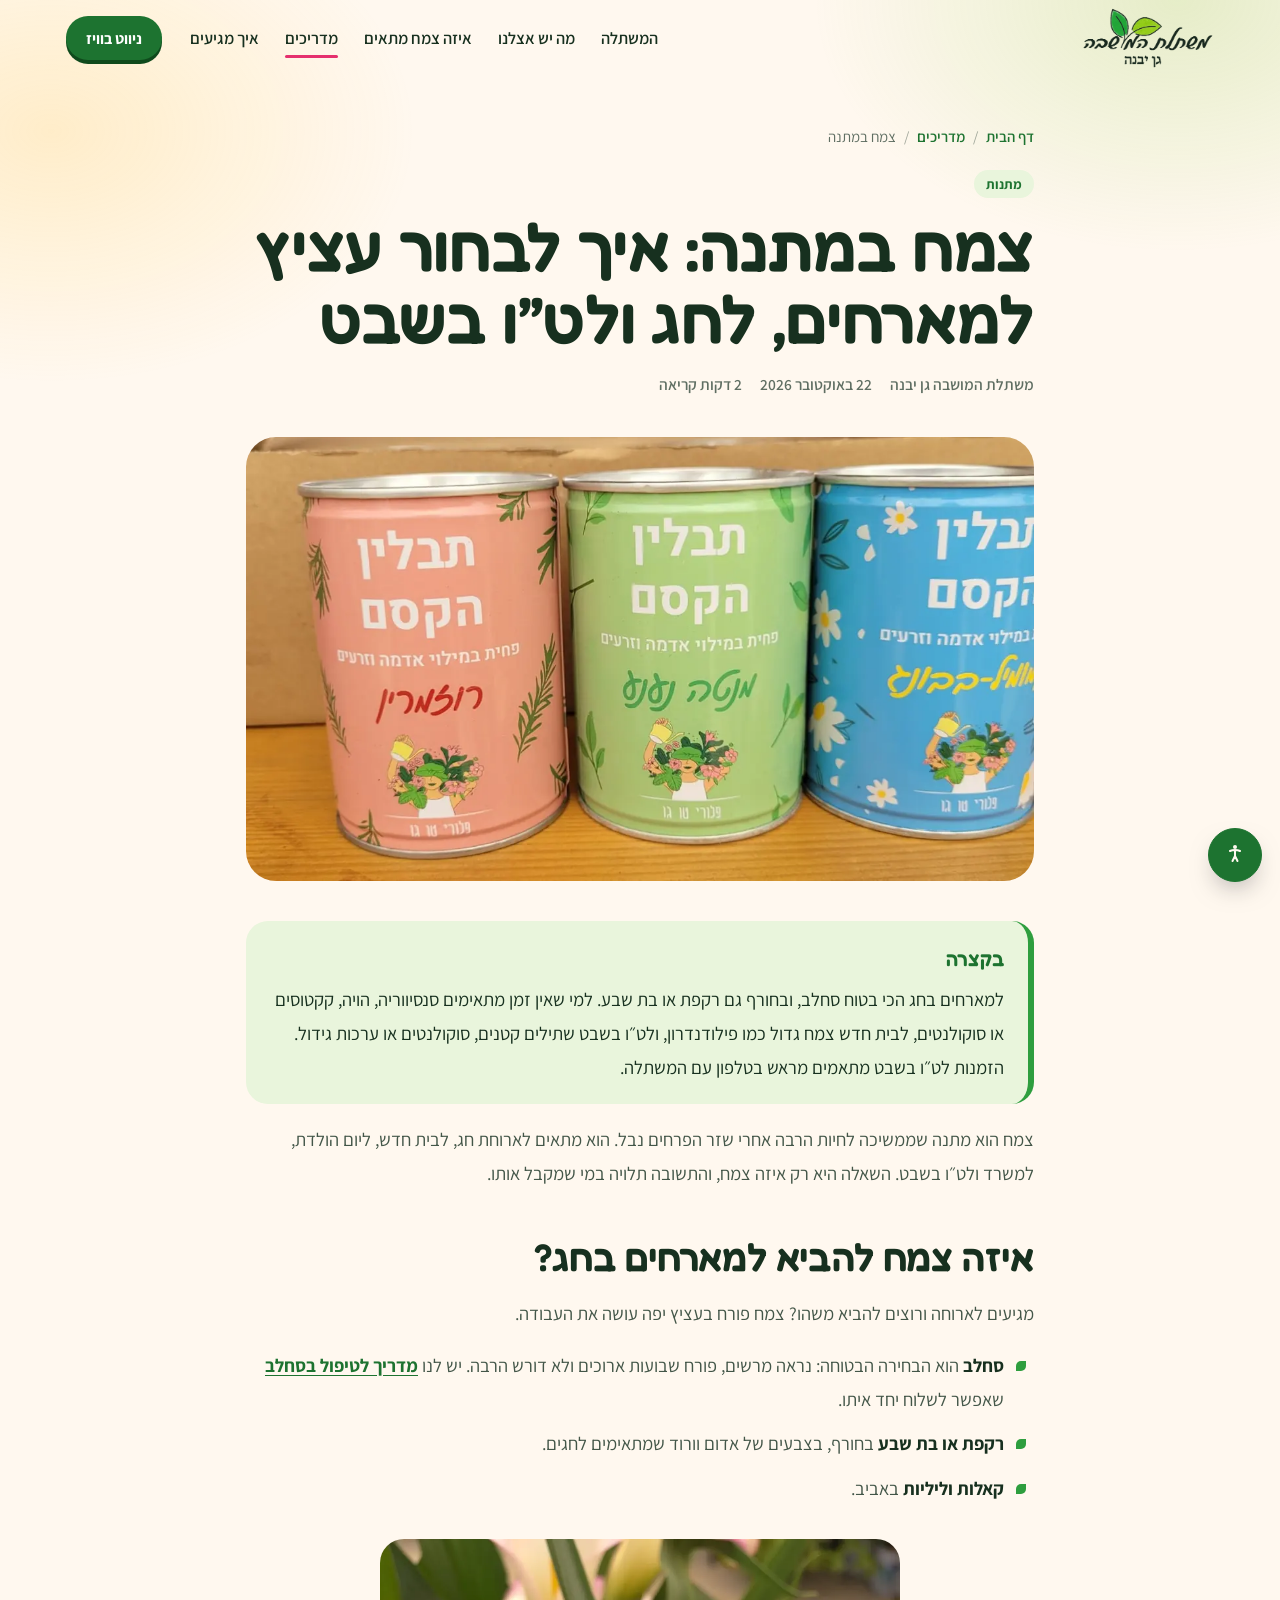
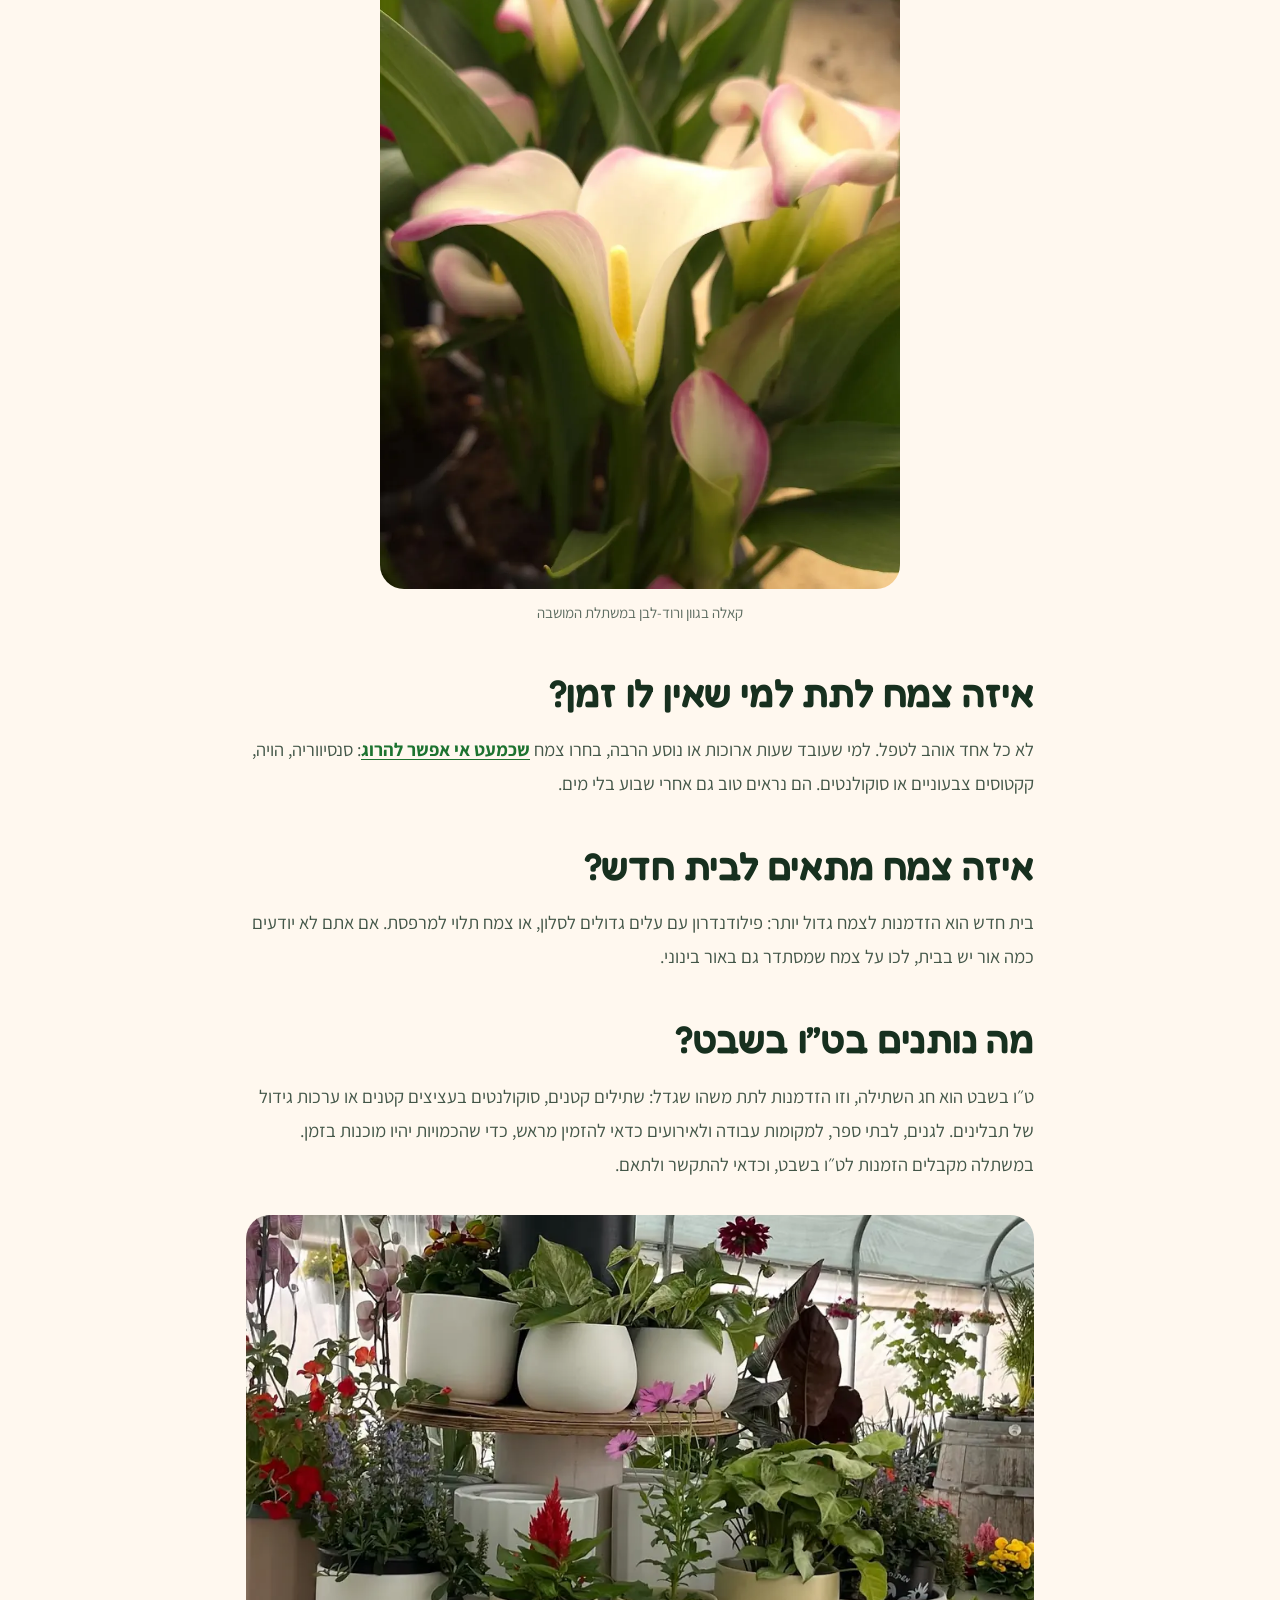
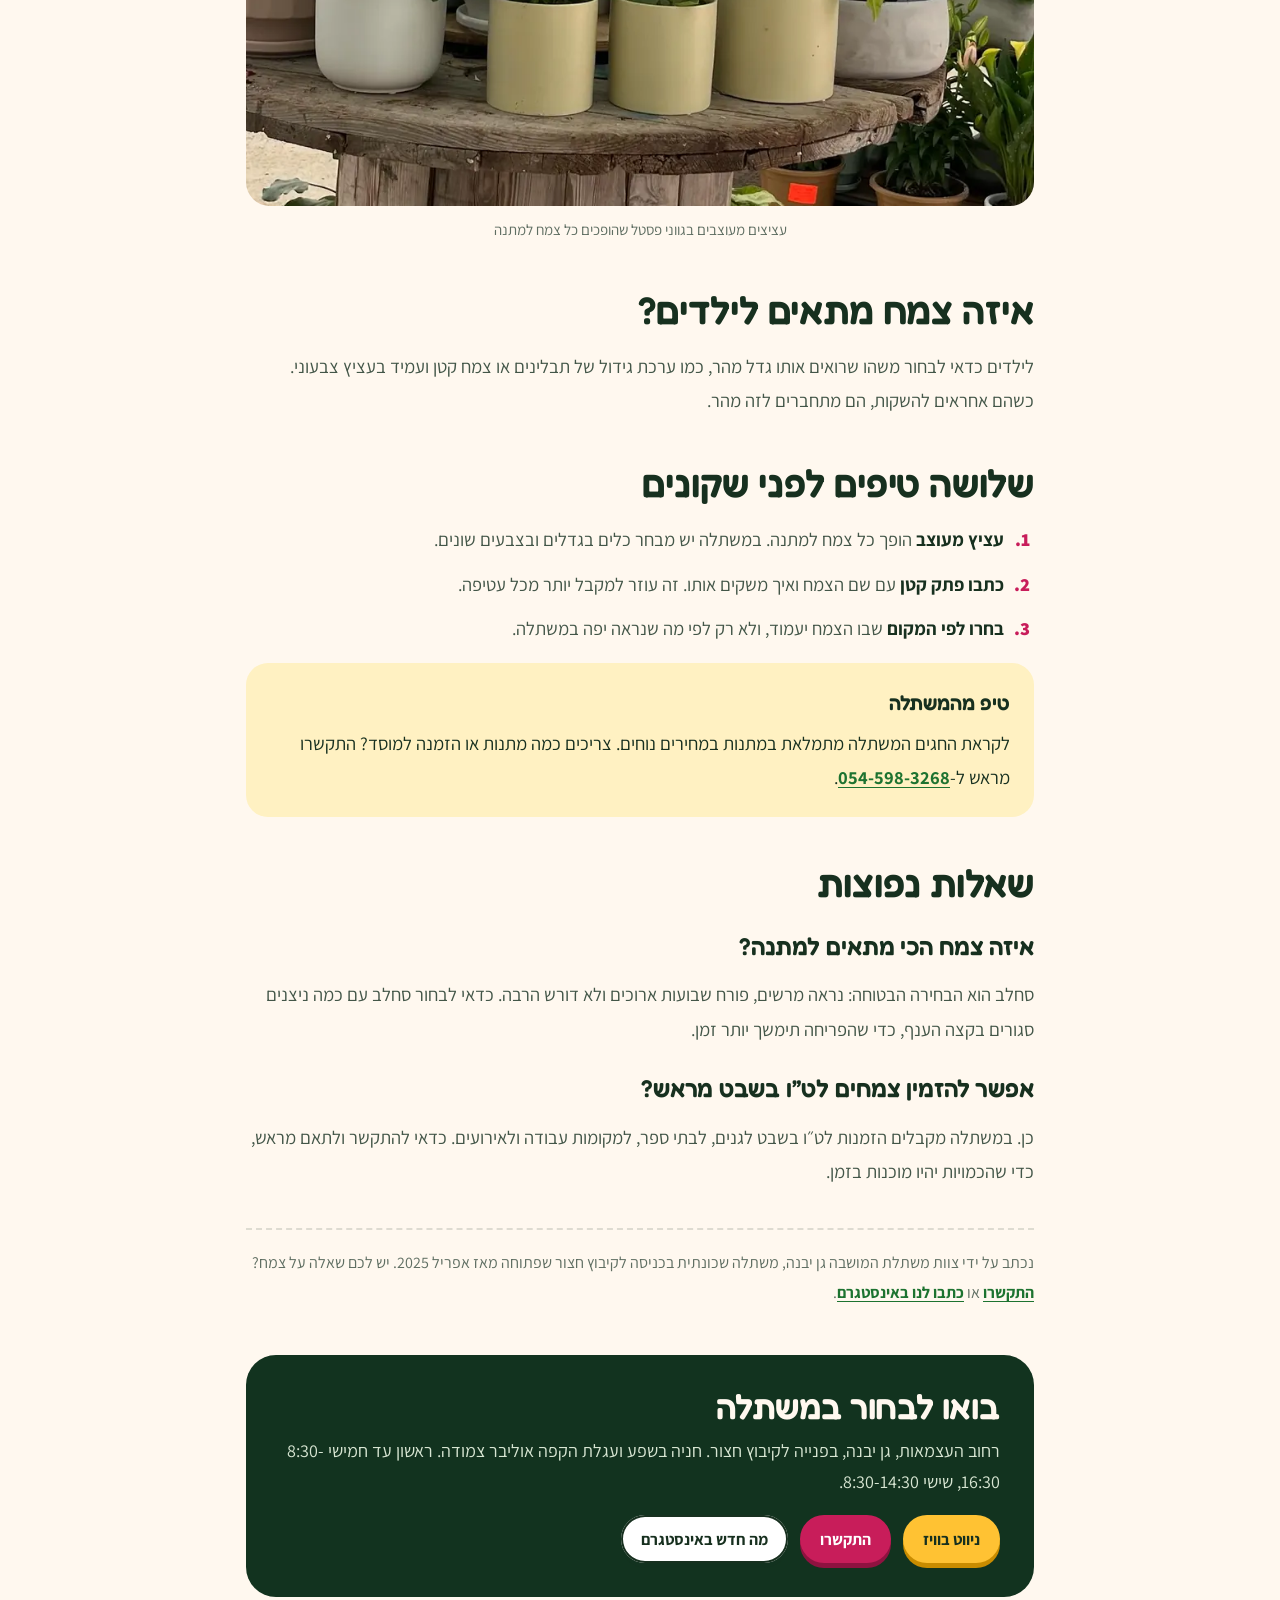
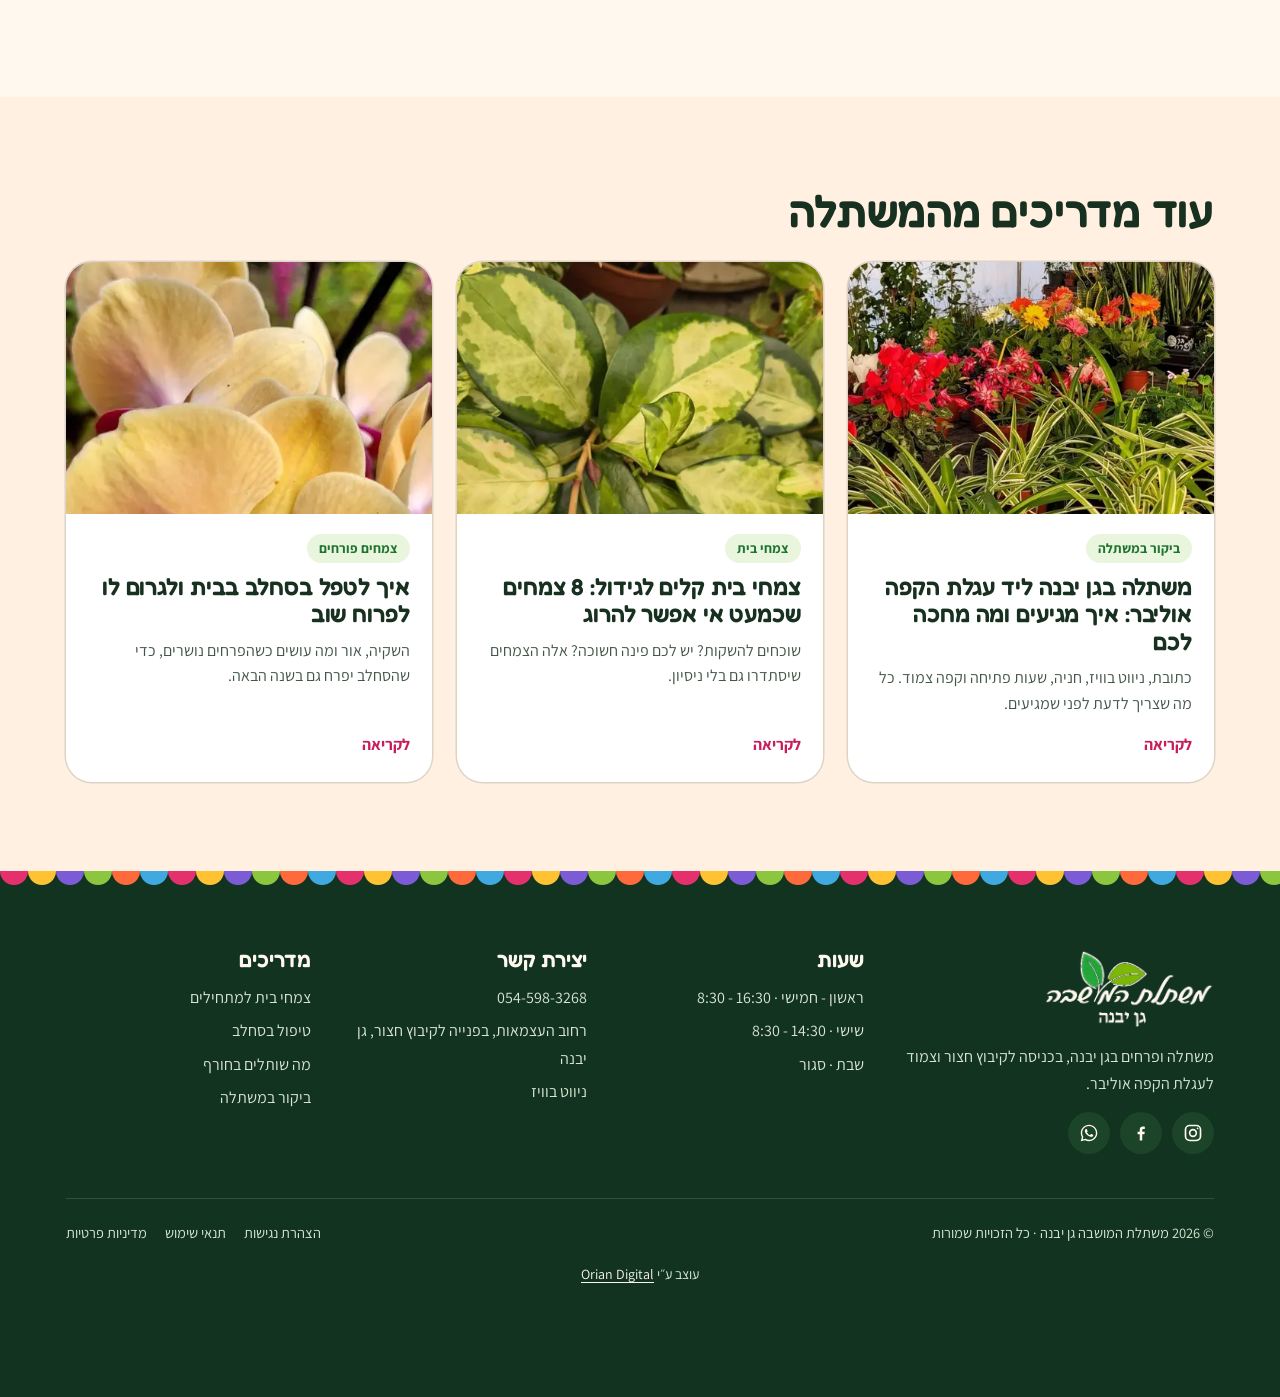
<file: blog/plant-gift-guide.html>
<!DOCTYPE html>
<html lang="he" dir="rtl" data-base="../">
<head>
<meta charset="UTF-8">
<meta name="viewport" content="width=device-width, initial-scale=1">
<meta http-equiv="Content-Security-Policy" content="default-src 'self'; base-uri 'self'; object-src 'none'; form-action 'self'; frame-src 'none'; img-src 'self' data:; script-src 'self' 'sha256-d/ySZ1WiQ+UsI2MXkg0G7dQ5B7Lvl4PpArKC8Ow6lrA='; style-src 'self' 'unsafe-inline'; font-src 'self'; connect-src 'self'; upgrade-insecure-requests">
<meta name="referrer" content="strict-origin-when-cross-origin">
<title>צמח במתנה: עציץ למארחים, לחג ולט״ו בשבט | משתלת המושבה</title>
<meta name="description" content="רעיונות לצמח במתנה: איך בוחרים עציץ למארחים, לחגים, לבית חדש ולט״ו בשבט, אילו צמחים מתאימים למי שאין לו זמן, ומה כדאי לבדוק לפני שקונים.">
<link rel="canonical" href="https://oriantoledano-ship-it.github.io/moshava-nursery/blog/plant-gift-guide.html">
<meta name="robots" content="index, follow, max-image-preview:large">
<meta property="og:type" content="article">
<meta property="og:locale" content="he_IL">
<meta property="og:site_name" content="משתלת המושבה גן יבנה">
<meta property="og:title" content="צמח במתנה: עציץ למארחים, לחג ולט״ו בשבט | משתלת המושבה">
<meta property="og:description" content="רעיונות לצמח במתנה: איך בוחרים עציץ למארחים, לחגים, לבית חדש ולט״ו בשבט, אילו צמחים מתאימים למי שאין לו זמן, ומה כדאי לבדוק לפני שקונים.">
<meta property="og:url" content="https://oriantoledano-ship-it.github.io/moshava-nursery/blog/plant-gift-guide.html">
<meta property="og:image" content="https://oriantoledano-ship-it.github.io/moshava-nursery/assets/img/og.jpg">
<meta property="og:image:width" content="1200">
<meta property="og:image:height" content="630">
<meta property="og:image:alt" content="משתלת המושבה גן יבנה">
<meta name="twitter:card" content="summary_large_image">
<meta name="theme-color" content="#FFF8EF">
<link rel="icon" href="../favicon.ico" sizes="any">
<link rel="icon" type="image/png" sizes="32x32" href="../assets/img/favicon-32.png">
<link rel="icon" type="image/png" sizes="192x192" href="../assets/img/favicon-192.png">
<link rel="apple-touch-icon" href="../assets/img/apple-touch-icon.png">
<script src="../assets/framebust.js"></script>
<script src="../assets/boot.js?v=5"></script>
<link rel="preload" href="../assets/fonts/fredoka-400-700-hebrew.woff2" as="font" type="font/woff2" crossorigin>
<link rel="stylesheet" href="../assets/fonts.css?v=5">
<link rel="stylesheet" href="../assets/site.css?v=5">
<link rel="stylesheet" href="../assets/a11y.css?v=5">
<script src="../assets/a11y.js?v=5"></script>
<script type="application/ld+json">
{"@context":"https://schema.org","@graph":[{"@type":"BlogPosting","headline":"צמח במתנה: איך לבחור עציץ למארחים, לחג ולט״ו בשבט","description":"רעיונות לצמח במתנה: איך בוחרים עציץ למארחים, לחגים, לבית חדש ולט״ו בשבט, אילו צמחים מתאימים למי שאין לו זמן, ומה כדאי לבדוק לפני שקונים.","image":"https://oriantoledano-ship-it.github.io/moshava-nursery/assets/img/b-gift-1200.webp","datePublished":"2026-10-22","dateModified":"2026-10-22","inLanguage":"he-IL","author":{"@type":"Organization","@id":"https://oriantoledano-ship-it.github.io/moshava-nursery/#nursery","name":"משתלת המושבה גן יבנה","url":"https://oriantoledano-ship-it.github.io/moshava-nursery/","logo":{"@type":"ImageObject","url":"https://oriantoledano-ship-it.github.io/moshava-nursery/assets/img/logo.png"}},"publisher":{"@type":"Organization","@id":"https://oriantoledano-ship-it.github.io/moshava-nursery/#nursery","name":"משתלת המושבה גן יבנה","url":"https://oriantoledano-ship-it.github.io/moshava-nursery/","logo":{"@type":"ImageObject","url":"https://oriantoledano-ship-it.github.io/moshava-nursery/assets/img/logo.png"}},"mainEntityOfPage":"https://oriantoledano-ship-it.github.io/moshava-nursery/blog/plant-gift-guide.html","abstract":"למארחים בחג הכי בטוח סחלב, ובחורף גם רקפת או בת שבע. למי שאין זמן מתאימים סנסיווריה, הויה, קקטוסים או סוקולנטים, לבית חדש צמח גדול כמו פילודנדרון, ולט״ו בשבט שתילים קטנים, סוקולנטים או ערכות גידול. הזמנות לט״ו בשבט מתאמים מראש בטלפון עם המשתלה."},{"@type":"BreadcrumbList","itemListElement":[{"@type":"ListItem","position":1,"name":"דף הבית","item":"https://oriantoledano-ship-it.github.io/moshava-nursery/"},{"@type":"ListItem","position":2,"name":"מדריכים","item":"https://oriantoledano-ship-it.github.io/moshava-nursery/blog/"},{"@type":"ListItem","position":3,"name":"צמח במתנה","item":"https://oriantoledano-ship-it.github.io/moshava-nursery/blog/plant-gift-guide.html"}]},{"@type":"FAQPage","mainEntity":[{"@type":"Question","name":"איזה צמח הכי מתאים למתנה?","acceptedAnswer":{"@type":"Answer","text":"סחלב הוא הבחירה הבטוחה: נראה מרשים, פורח שבועות ארוכים ולא דורש הרבה. כדאי לבחור סחלב עם כמה ניצנים סגורים בקצה הענף, כדי שהפריחה תימשך יותר זמן."}},{"@type":"Question","name":"אפשר להזמין צמחים לט״ו בשבט מראש?","acceptedAnswer":{"@type":"Answer","text":"כן. במשתלה מקבלים הזמנות לט״ו בשבט לגנים, לבתי ספר, למקומות עבודה ולאירועים. כדאי להתקשר ולתאם מראש, כדי שהכמויות יהיו מוכנות בזמן."}}]}]}
</script>
<script type="speculationrules">{"prefetch":[{"where":{"href_matches":"/moshava-nursery/*"},"eagerness":"moderate"}]}</script>
</head>
<body>

<header class="hdr" id="hdr">
  <div class="wrap hdr-in">
    <a href="../" class="brand" aria-label="משתלת המושבה גן יבנה - לעמוד הבית"><img class="logo-dark" src="../assets/img/logo-360.png" alt="משתלת המושבה גן יבנה" width="360" height="169"><img class="logo-light" src="../assets/img/logo-360-light.png" alt="" width="360" height="169"></a>
    <nav class="nav" aria-label="ניווט ראשי">
      <a href="../index.html#story">המשתלה</a>
      <a href="../index.html#plants">מה יש אצלנו</a>
      <a href="../index.html#finder">איזה צמח מתאים</a>
      <a href="../blog/" aria-current="page">מדריכים</a>
      <a href="../index.html#visit">איך מגיעים</a>
    </nav>
    <a class="btn btn--leaf hdr-cta" href="https://waze.com/ul?ll=31.7855279,34.7253582&amp;navigate=yes" target="_blank" rel="noopener noreferrer">ניווט בוויז</a>
    <button class="burger" type="button" aria-label="פתיחת תפריט" aria-expanded="false" aria-controls="drawer"><span></span><span></span><span></span></button>
  </div>
</header>

<div class="drawer" id="drawer" aria-hidden="true">
  <div class="scallop" aria-hidden="true"></div>
  <a href="../index.html#story">המשתלה</a>
  <a href="../index.html#plants">מה יש אצלנו</a>
  <a href="../index.html#finder">איזה צמח מתאים</a>
  <a href="../blog/" aria-current="page">מדריכים</a>
  <a href="../index.html#visit">איך מגיעים</a>
  <a class="btn btn--sun" href="tel:+972545983268">התקשרו: <span dir="ltr">054-598-3268</span></a>
</div>

<main id="top">
<section class="page-top">
  <div class="wrap page-narrow">
    <ol class="crumbs" aria-label="פירורי לחם"><li><a href="../">דף הבית</a></li><li><a href="./">מדריכים</a></li><li aria-current="page">צמח במתנה</li></ol>
    <span class="pc-kind">מתנות</span>
    <h1>צמח במתנה: איך לבחור עציץ למארחים, לחג ולט״ו בשבט</h1>
    <p class="page-meta"><span>משתלת המושבה גן יבנה</span><span>22 באוקטובר 2026</span><span>2 דקות קריאה</span></p>
  </div>
</section>
<article class="article">
  <div class="wrap">
    <figure class="art-hero"><img src="../assets/img/b-gift-640.webp" srcset="../assets/img/b-gift-640.webp 640w, ../assets/img/b-gift-1200.webp 1200w" sizes="(max-width: 900px) 100vw, 860px" width="640" height="360" alt="ערכות גידול תבלינים בפחיות צבעוניות במשתלת המושבה" fetchpriority="high"></figure>
    <div class="prose">
<div class="tldr"><strong>בקצרה</strong><p>למארחים בחג הכי בטוח סחלב, ובחורף גם רקפת או בת שבע. למי שאין זמן מתאימים סנסיווריה, הויה, קקטוסים או סוקולנטים, לבית חדש צמח גדול כמו פילודנדרון, ולט״ו בשבט שתילים קטנים, סוקולנטים או ערכות גידול. הזמנות לט״ו בשבט מתאמים מראש בטלפון עם המשתלה.</p></div>
<p>צמח הוא מתנה שממשיכה לחיות הרבה אחרי שזר הפרחים נבל. הוא מתאים לארוחת חג, לבית חדש, ליום הולדת, למשרד ולט״ו בשבט. השאלה היא רק איזה צמח, והתשובה תלויה במי שמקבל אותו.</p>
<h2>איזה צמח להביא למארחים בחג?</h2>
<p>מגיעים לארוחה ורוצים להביא משהו? צמח פורח בעציץ יפה עושה את העבודה.</p>
<ul>
<li><strong>סחלב</strong> הוא הבחירה הבטוחה: נראה מרשים, פורח שבועות ארוכים ולא דורש הרבה. יש לנו <a href="orchid-care.html">מדריך לטיפול בסחלב</a> שאפשר לשלוח יחד איתו.</li>
<li><strong>רקפת או בת שבע</strong> בחורף, בצבעים של אדום וורוד שמתאימים לחגים.</li>
<li><strong>קאלות וליליות</strong> באביב.</li>
</ul>
<figure class="is-tall"><img src="../assets/img/b-calla-480.webp" srcset="../assets/img/b-calla-480.webp 480w, ../assets/img/b-calla-960.webp 960w" sizes="(max-width: 640px) 92vw, 520px" width="480" height="600" alt="קאלה בגוון ורוד-לבן במשתלת המושבה" loading="lazy" decoding="async"><figcaption>קאלה בגוון ורוד-לבן במשתלת המושבה</figcaption></figure>
<h2>איזה צמח לתת למי שאין לו זמן?</h2>
<p>לא כל אחד אוהב לטפל. למי שעובד שעות ארוכות או נוסע הרבה, בחרו צמח <a href="house-plants-for-beginners.html">שכמעט אי אפשר להרוג</a>: סנסיווריה, הויה, קקטוסים צבעוניים או סוקולנטים. הם נראים טוב גם אחרי שבוע בלי מים.</p>
<h2>איזה צמח מתאים לבית חדש?</h2>
<p>בית חדש הוא הזדמנות לצמח גדול יותר: פילודנדרון עם עלים גדולים לסלון, או צמח תלוי למרפסת. אם אתם לא יודעים כמה אור יש בבית, לכו על צמח שמסתדר גם באור בינוני.</p>
<h2>מה נותנים בט״ו בשבט?</h2>
<p>ט״ו בשבט הוא חג השתילה, וזו הזדמנות לתת משהו שגדל: שתילים קטנים, סוקולנטים בעציצים קטנים או ערכות גידול של תבלינים. לגנים, לבתי ספר, למקומות עבודה ולאירועים כדאי להזמין מראש, כדי שהכמויות יהיו מוכנות בזמן. במשתלה מקבלים הזמנות לט״ו בשבט, וכדאי להתקשר ולתאם.</p>
<figure><img src="../assets/img/cat-pots-480.webp" srcset="../assets/img/cat-pots-480.webp 480w, ../assets/img/cat-pots-960.webp 960w" sizes="(max-width: 900px) 92vw, 800px" width="480" height="600" alt="עציצים מעוצבים בגווני פסטל שהופכים כל צמח למתנה" loading="lazy" decoding="async"><figcaption>עציצים מעוצבים בגווני פסטל שהופכים כל צמח למתנה</figcaption></figure>
<h2>איזה צמח מתאים לילדים?</h2>
<p>לילדים כדאי לבחור משהו שרואים אותו גדל מהר, כמו ערכת גידול של תבלינים או צמח קטן ועמיד בעציץ צבעוני. כשהם אחראים להשקות, הם מתחברים לזה מהר.</p>
<h2>שלושה טיפים לפני שקונים</h2>
<ol>
<li><strong>עציץ מעוצב</strong> הופך כל צמח למתנה. במשתלה יש מבחר כלים בגדלים ובצבעים שונים.</li>
<li><strong>כתבו פתק קטן</strong> עם שם הצמח ואיך משקים אותו. זה עוזר למקבל יותר מכל עטיפה.</li>
<li><strong>בחרו לפי המקום</strong> שבו הצמח יעמוד, ולא רק לפי מה שנראה יפה במשתלה.</li>
</ol>
<div class="tip"><strong>טיפ מהמשתלה</strong>לקראת החגים המשתלה מתמלאת במתנות במחירים נוחים. צריכים כמה מתנות או הזמנה למוסד? התקשרו מראש ל-<a href="tel:+972545983268" dir="ltr">054-598-3268</a>.</div>
<h2>שאלות נפוצות</h2>
<h3>איזה צמח הכי מתאים למתנה?</h3>
<p>סחלב הוא הבחירה הבטוחה: נראה מרשים, פורח שבועות ארוכים ולא דורש הרבה. כדאי לבחור סחלב עם כמה ניצנים סגורים בקצה הענף, כדי שהפריחה תימשך יותר זמן.</p>
<h3>אפשר להזמין צמחים לט״ו בשבט מראש?</h3>
<p>כן. במשתלה מקבלים הזמנות לט״ו בשבט לגנים, לבתי ספר, למקומות עבודה ולאירועים. כדאי להתקשר ולתאם מראש, כדי שהכמויות יהיו מוכנות בזמן.</p>
<p class="byline">נכתב על ידי צוות משתלת המושבה גן יבנה, משתלה שכונתית בכניסה לקיבוץ חצור שפתוחה מאז אפריל 2025. יש לכם שאלה על צמח? <a href="tel:+972545983268">התקשרו</a> או <a href="https://www.instagram.com/moshava.plant.nursery/" target="_blank" rel="noopener noreferrer">כתבו לנו באינסטגרם</a>.</p>
    </div>

<aside class="cta-box">
  <h2>בואו לבחור במשתלה</h2>
  <p>רחוב העצמאות, גן יבנה, בפנייה לקיבוץ חצור. חניה בשפע ועגלת הקפה אוליבר צמודה. ראשון עד חמישי <span dir="ltr">8:30-16:30</span>, שישי <span dir="ltr">8:30-14:30</span>.</p>
  <div class="where-btns">
    <a class="btn btn--sun" href="https://waze.com/ul?ll=31.7855279,34.7253582&amp;navigate=yes" target="_blank" rel="noopener noreferrer">ניווט בוויז</a>
    <a class="btn" href="tel:+972545983268">התקשרו</a>
    <a class="btn btn--ghost" href="https://www.instagram.com/moshava.plant.nursery/" target="_blank" rel="noopener noreferrer">מה חדש באינסטגרם</a>
  </div>
</aside>
  </div>
</article>
<section class="related" aria-labelledby="rel-h">
  <div class="wrap">
    <h2 id="rel-h">עוד מדריכים מהמשתלה</h2>
    <ul class="posts">
      <li class="rv"><a class="post-card" href="nursery-gan-yavne.html"><div class="pc-img"><img src="../assets/img/b-visit-480.webp" srcset="../assets/img/b-visit-480.webp 480w, ../assets/img/b-visit-960.webp 960w" sizes="(max-width: 640px) 92vw, (max-width: 900px) 46vw, 380px" width="480" height="600" alt="מטריות צבעוניות מעל שולחנות צמחים בחממה של משתלת המושבה" loading="lazy" decoding="async"></div><div class="pc-body"><span class="pc-kind">ביקור במשתלה</span><h3>משתלה בגן יבנה ליד עגלת הקפה אוליבר: איך מגיעים ומה מחכה לכם</h3><p>כתובת, ניווט בוויז, חניה, שעות פתיחה וקפה צמוד. כל מה שצריך לדעת לפני שמגיעים.</p><span class="pc-more">לקריאה</span></div></a></li><li class="rv"><a class="post-card" href="house-plants-for-beginners.html"><div class="pc-img"><img src="../assets/img/b-beginners-480.webp" srcset="../assets/img/b-beginners-480.webp 480w, ../assets/img/b-beginners-960.webp 960w" sizes="(max-width: 640px) 92vw, (max-width: 900px) 46vw, 380px" width="480" height="600" alt="צמח בית עם עלים מגוונים בירוק וצהוב במשתלת המושבה" loading="lazy" decoding="async"></div><div class="pc-body"><span class="pc-kind">צמחי בית</span><h3>צמחי בית קלים לגידול: 8 צמחים שכמעט אי אפשר להרוג</h3><p>שוכחים להשקות? יש לכם פינה חשוכה? אלה הצמחים שיסתדרו גם בלי ניסיון.</p><span class="pc-more">לקריאה</span></div></a></li><li class="rv"><a class="post-card" href="orchid-care.html"><div class="pc-img"><img src="../assets/img/b-orchid-480.webp" srcset="../assets/img/b-orchid-480.webp 480w, ../assets/img/b-orchid-960.webp 960w" sizes="(max-width: 640px) 92vw, (max-width: 900px) 46vw, 380px" width="480" height="600" alt="סחלב בגוון אפרסק פורח במשתלת המושבה" loading="lazy" decoding="async"></div><div class="pc-body"><span class="pc-kind">צמחים פורחים</span><h3>איך לטפל בסחלב בבית ולגרום לו לפרוח שוב</h3><p>השקיה, אור ומה עושים כשהפרחים נושרים, כדי שהסחלב יפרח גם בשנה הבאה.</p><span class="pc-more">לקריאה</span></div></a></li>
    </ul>
  </div>
</section>
</main>

<footer class="foot">
  <div class="scallop" aria-hidden="true"></div>
  <div class="wrap">
    <div class="foot-top">
      <div class="foot-brand">
        <img src="../assets/img/logo-360-light.png" alt="משתלת המושבה גן יבנה" width="360" height="169" loading="lazy">
        <p>משתלה ופרחים בגן יבנה, בכניסה לקיבוץ חצור וצמוד לעגלת הקפה אוליבר.</p>
        <div class="socials">
          <a href="https://www.instagram.com/moshava.plant.nursery/" target="_blank" rel="noopener noreferrer" aria-label="אינסטגרם"><svg viewBox="0 0 24 24" fill="none" stroke="currentColor" stroke-width="2" aria-hidden="true"><rect x="3" y="3" width="18" height="18" rx="5"/><circle cx="12" cy="12" r="4"/><circle cx="17.5" cy="6.5" r="1" fill="currentColor" stroke="none"/></svg></a>
          <a href="https://www.facebook.com/profile.php?id=61574868822469" target="_blank" rel="noopener noreferrer" aria-label="פייסבוק"><svg viewBox="0 0 24 24" fill="currentColor" aria-hidden="true"><path d="M13.5 21v-7.5h2.6l.4-3h-3V8.6c0-.9.3-1.5 1.5-1.5h1.6V4.4c-.3 0-1.2-.1-2.3-.1-2.3 0-3.8 1.4-3.8 3.9v2.3H7.9v3h2.6V21h3z"/></svg></a>
          <a href="https://wa.me/972545983268" target="_blank" rel="noopener noreferrer" aria-label="וואטסאפ"><svg viewBox="0 0 24 24" fill="currentColor" aria-hidden="true"><path d="M12.04 2C6.58 2 2.13 6.45 2.13 11.91c0 1.75.46 3.45 1.32 4.95L2.05 22l5.25-1.38c1.45.79 3.08 1.21 4.74 1.21 5.46 0 9.91-4.45 9.91-9.91C21.95 6.45 17.5 2 12.04 2zm.01 1.67c4.55 0 8.24 3.69 8.24 8.24 0 4.55-3.69 8.24-8.24 8.24-1.48 0-2.93-.39-4.19-1.15l-.3-.17-3.12.82.83-3.04-.2-.31a8.188 8.188 0 0 1-1.26-4.38c.01-4.55 3.7-8.25 8.24-8.25zM8.53 7.33c-.16 0-.43.06-.66.31-.22.25-.87.86-.87 2.07 0 1.22.89 2.39 1 2.56.14.17 1.76 2.67 4.25 3.73.59.27 1.05.42 1.41.53.59.19 1.13.16 1.56.1.48-.07 1.46-.6 1.67-1.18.21-.58.21-1.07.15-1.18-.07-.1-.23-.16-.48-.27-.25-.14-1.47-.74-1.69-.82-.23-.08-.37-.12-.56.12-.16.25-.64.81-.78.97-.15.17-.29.19-.53.07-.26-.13-1.06-.39-2-1.23-.74-.66-1.23-1.47-1.38-1.72-.12-.24-.01-.39.11-.5.11-.11.27-.29.37-.44.13-.14.17-.25.25-.41.08-.17.04-.31-.02-.43-.06-.11-.56-1.35-.77-1.84-.2-.48-.4-.42-.56-.43-.14 0-.3-.01-.47-.01z"/></svg></a>
        </div>
      </div>
      <div class="foot-col">
        <h3>שעות</h3>
        <p>ראשון - חמישי · <span dir="ltr">8:30 - 16:30</span></p>
        <p>שישי · <span dir="ltr">8:30 - 14:30</span></p>
        <p>שבת · סגור</p>
      </div>
      <div class="foot-col">
        <h3>יצירת קשר</h3>
        <a href="tel:+972545983268"><span dir="ltr">054-598-3268</span></a>
        <p>רחוב העצמאות, בפנייה לקיבוץ חצור, גן יבנה</p>
        <a href="https://waze.com/ul?ll=31.7855279,34.7253582&amp;navigate=yes" target="_blank" rel="noopener noreferrer">ניווט בוויז</a>
      </div>
      <div class="foot-col">
        <h3>מדריכים</h3>
        <a href="../blog/house-plants-for-beginners.html">צמחי בית למתחילים</a>
        <a href="../blog/orchid-care.html">טיפול בסחלב</a>
        <a href="../blog/autumn-winter-planting.html">מה שותלים בחורף</a>
        <a href="../blog/nursery-gan-yavne.html">ביקור במשתלה</a>
      </div>
    </div>
    <div class="foot-bottom">
      <span>© <span data-year>2026</span> משתלת המושבה גן יבנה · כל הזכויות שמורות</span>
      <nav class="foot-legal" aria-label="מסמכים משפטיים">
        <a href="../accessibility.html">הצהרת נגישות</a>
        <a href="../terms.html">תנאי שימוש</a>
        <a href="../privacy.html">מדיניות פרטיות</a>
      </nav>
    </div>
    <div class="foot-credit">עוצב ע״י <a href="https://wa.me/972525372958" target="_blank" rel="noopener noreferrer">Orian Digital</a></div>
  </div>
</footer>

<div class="mcta" aria-hidden="true">
  <a href="https://waze.com/ul?ll=31.7855279,34.7253582&amp;navigate=yes" class="btn btn--leaf mcta-go" target="_blank" rel="noopener noreferrer" tabindex="-1">ניווט למשתלה</a>
  <a href="tel:+972545983268" class="btn mcta-tel" tabindex="-1" aria-label="התקשרו"><svg viewBox="0 0 24 24" fill="currentColor"><path d="M6.6 3.5h2.6l1.4 4.3-2 1.4a12 12 0 0 0 6.2 6.2l1.4-2 4.3 1.4v2.6a2 2 0 0 1-2.2 2A16.5 16.5 0 0 1 4.6 5.7a2 2 0 0 1 2-2.2z"/></svg></a>
</div>

<button class="a11y-btn" type="button" aria-label="פתיחת תפריט נגישות" aria-expanded="false" aria-controls="a11yPanel">
  <svg viewBox="0 0 24 24" width="24" height="24" aria-hidden="true"><circle cx="12" cy="4" r="2" fill="currentColor"/><path d="M12 7c-3 0-5 1-5 1M12 7c3 0 5 1 5 1M12 7v6m0 0l-2.5 5M12 13l2.5 5" stroke="currentColor" stroke-width="2" fill="none" stroke-linecap="round"/></svg>
</button>
<div class="a11y-panel" id="a11yPanel" role="dialog" aria-label="הגדרות נגישות" aria-hidden="true">
  <h2 class="a11y-title">נגישות</h2>
  <div class="a11y-row"><span>ניגודיות גבוהה</span><div class="a11y-seg" role="group" aria-label="ניגודיות"><button class="a11y-chip" type="button" data-key="contrast" data-val="normal" aria-pressed="true">רגילה</button><button class="a11y-chip" type="button" data-key="contrast" data-val="high" aria-pressed="false">גבוהה</button></div></div>
  <div class="a11y-row"><span>גודל טקסט</span><div class="a11y-seg" role="group" aria-label="גודל טקסט"><button class="a11y-chip" type="button" data-key="text" data-val="normal" aria-pressed="true">רגיל</button><button class="a11y-chip" type="button" data-key="text" data-val="large" aria-pressed="false">גדול</button></div></div>
  <div class="a11y-row"><span>הדגשת קישורים</span><div class="a11y-seg" role="group" aria-label="הדגשת קישורים"><button class="a11y-chip" type="button" data-key="links" data-val="off" aria-pressed="true">כבוי</button><button class="a11y-chip" type="button" data-key="links" data-val="on" aria-pressed="false">דלוק</button></div></div>
  <div class="a11y-row"><span>עצירת אנימציות</span><div class="a11y-seg" role="group" aria-label="עצירת אנימציות"><button class="a11y-chip" type="button" data-key="motion" data-val="on" aria-pressed="true">דלוקות</button><button class="a11y-chip" type="button" data-key="motion" data-val="off" aria-pressed="false">עצורות</button></div></div>
  <button class="a11y-reset" type="button">איפוס הגדרות</button>
  <a class="a11y-statement" href="../accessibility.html">הצהרת נגישות</a>
</div>

<script src="../assets/site.js?v=5"></script>
</body>
</html>
</file>
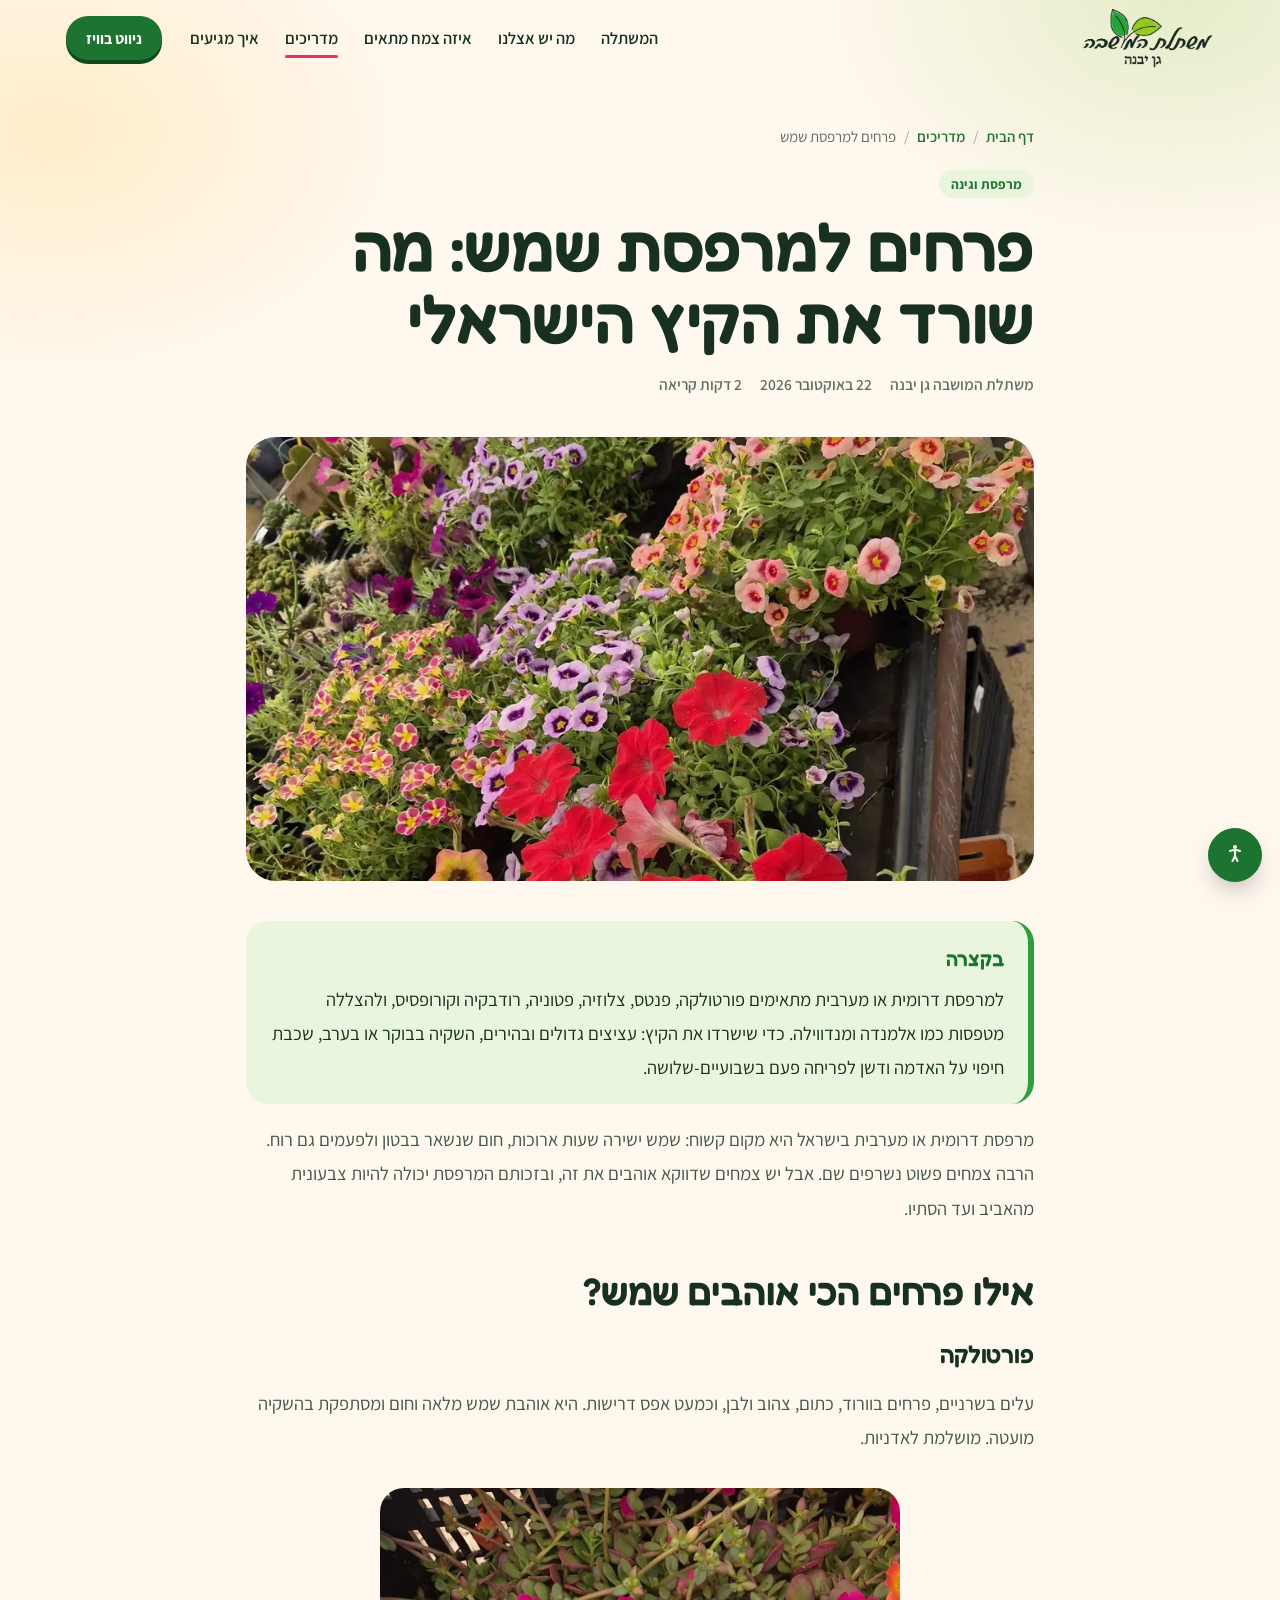
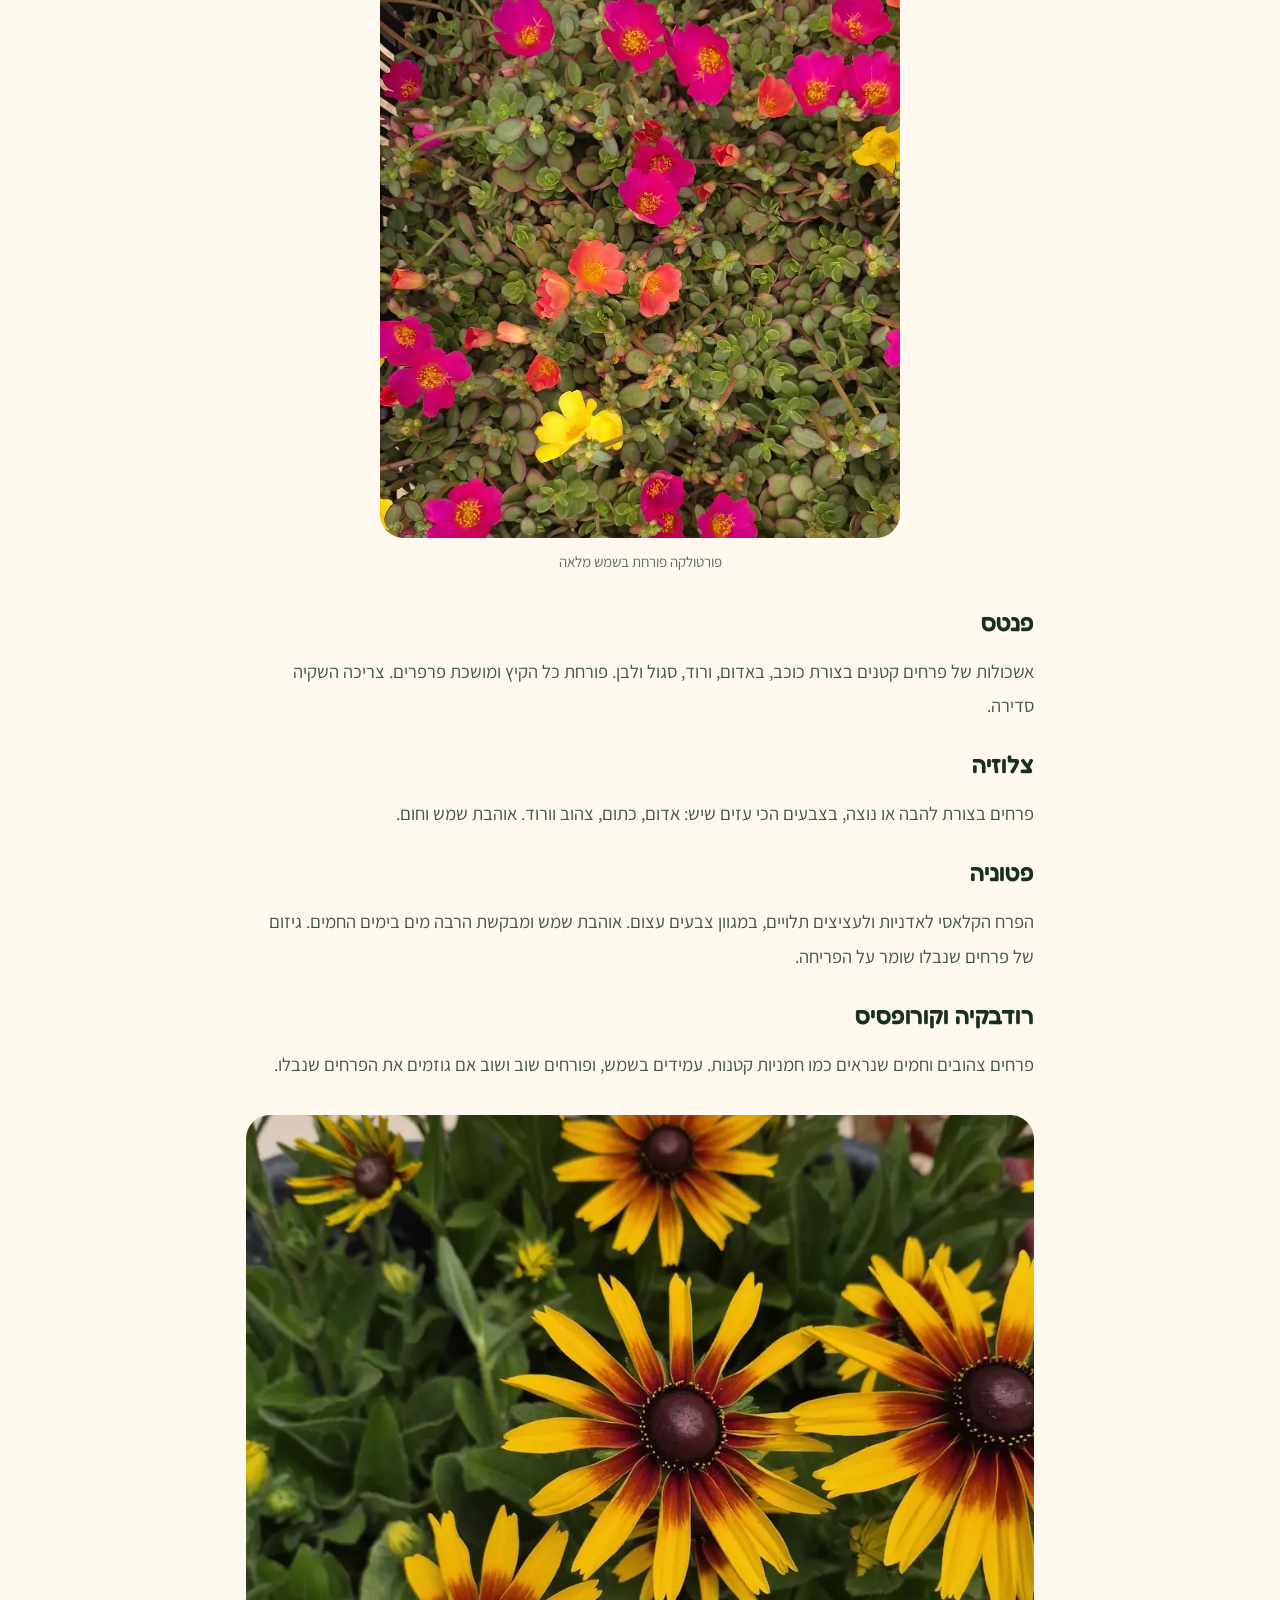
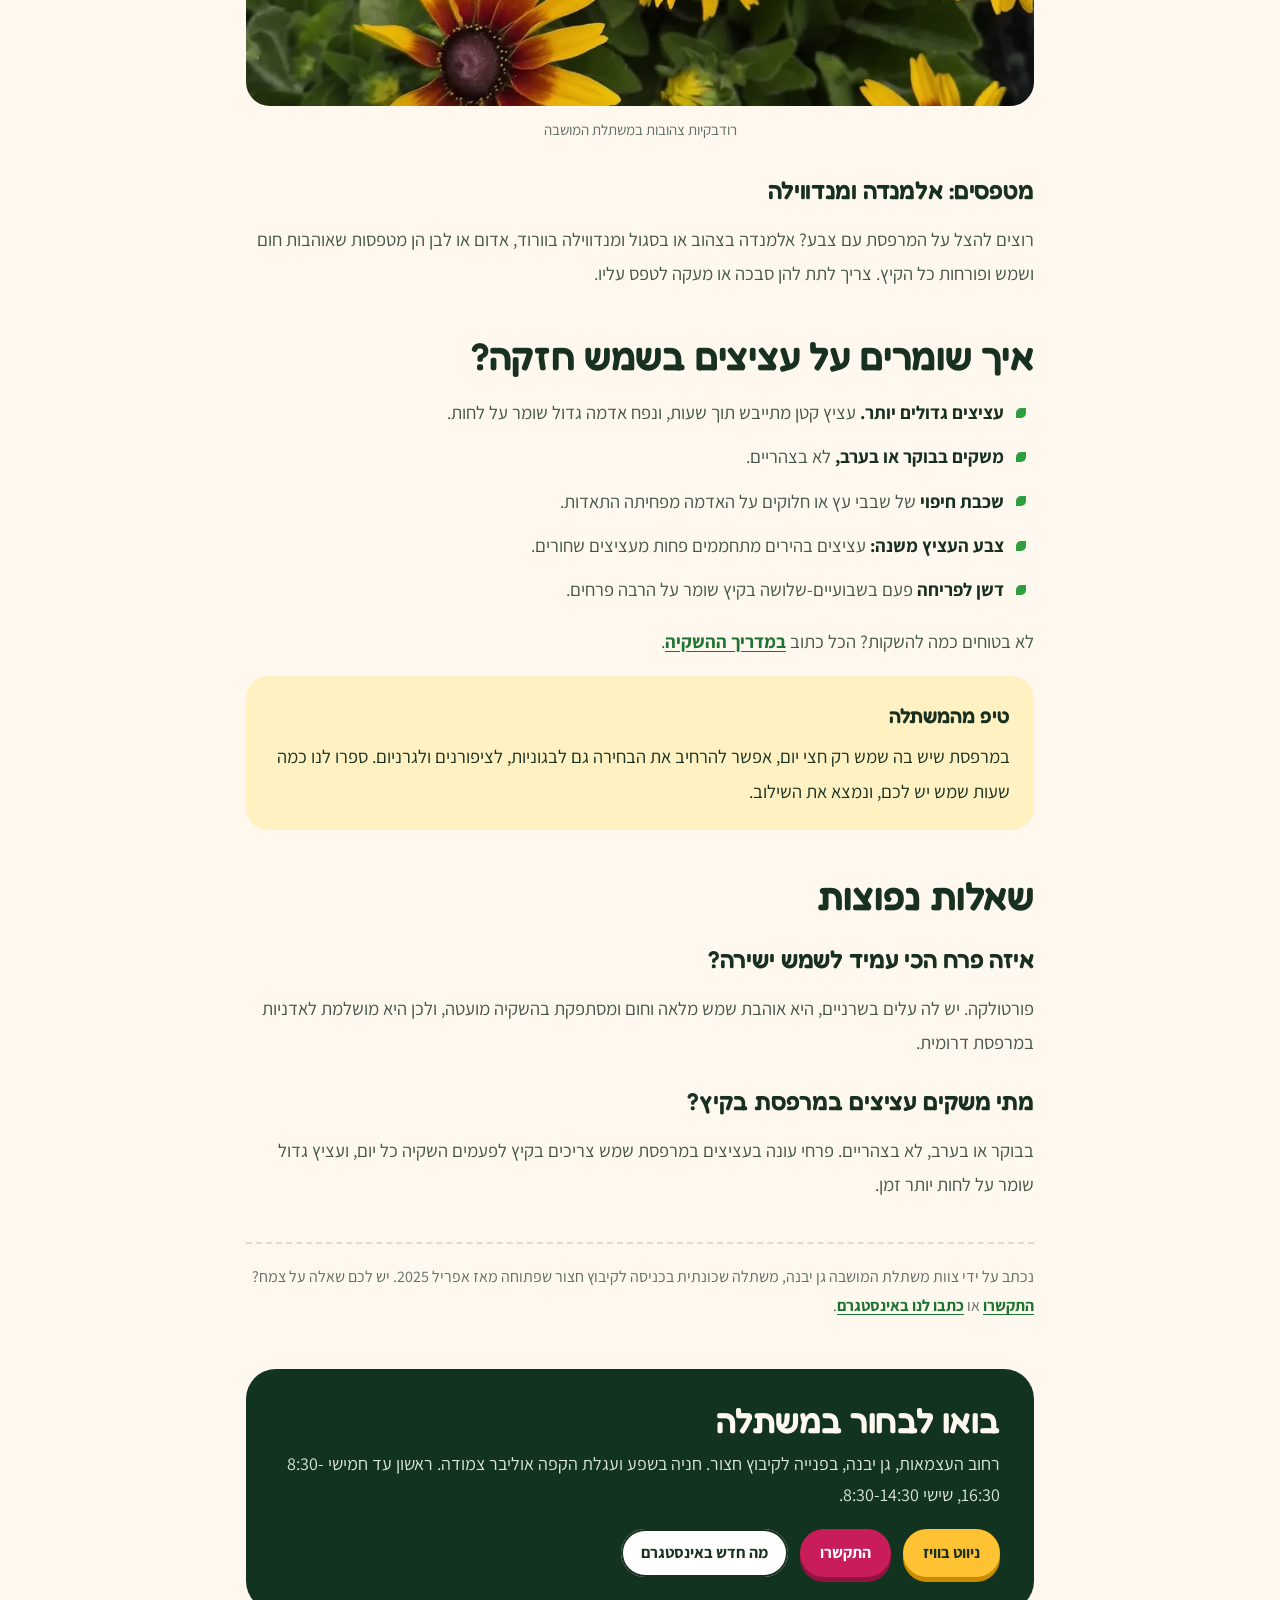
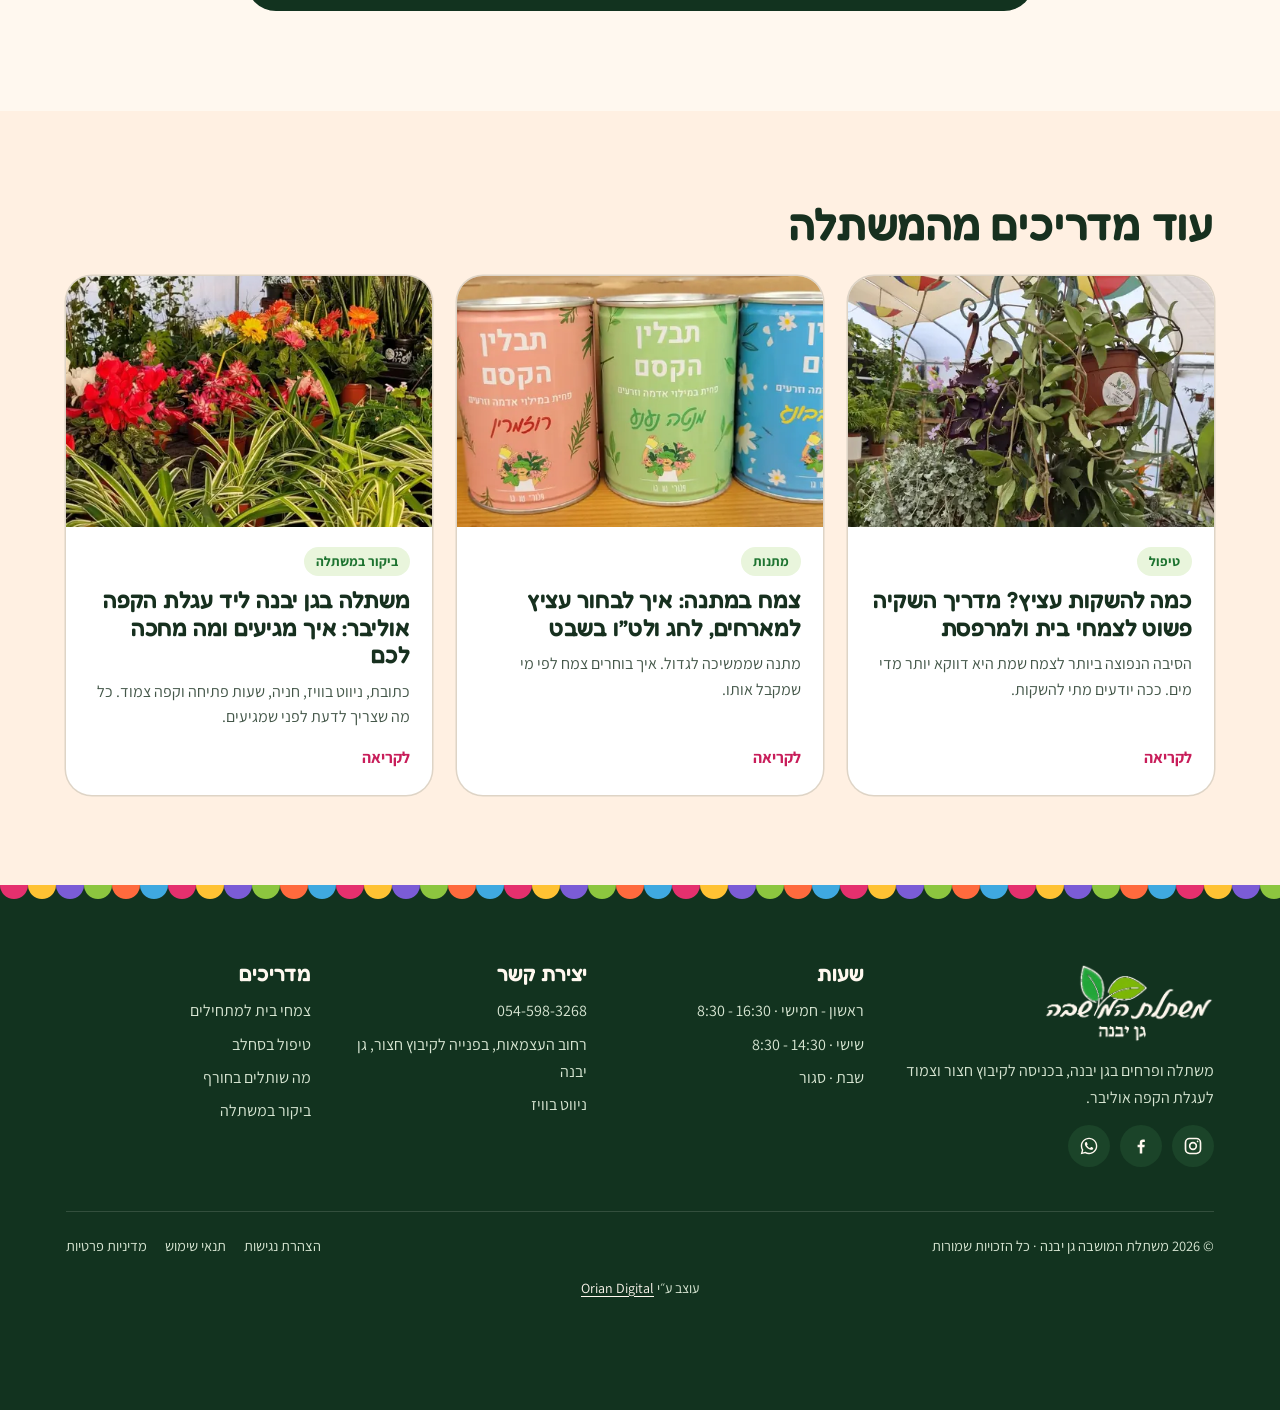
<file: blog/sun-balcony-flowers.html>
<!DOCTYPE html>
<html lang="he" dir="rtl" data-base="../">
<head>
<meta charset="UTF-8">
<meta name="viewport" content="width=device-width, initial-scale=1">
<meta http-equiv="Content-Security-Policy" content="default-src 'self'; base-uri 'self'; object-src 'none'; form-action 'self'; frame-src 'none'; img-src 'self' data:; script-src 'self' 'sha256-d/ySZ1WiQ+UsI2MXkg0G7dQ5B7Lvl4PpArKC8Ow6lrA='; style-src 'self' 'unsafe-inline'; font-src 'self'; connect-src 'self'; upgrade-insecure-requests">
<meta name="referrer" content="strict-origin-when-cross-origin">
<title>פרחים למרפסת שמש: מה שורד את הקיץ הישראלי | משתלת המושבה</title>
<meta name="description" content="מרפסת דרומית או מערבית שקופחת בשמש? הפרחים והצמחים הכי עמידים לשמש ולחום בישראל: פורטולקה, פנטס, צלוזיה, פטוניה, רודבקיה ועוד.">
<link rel="canonical" href="https://oriantoledano-ship-it.github.io/moshava-nursery/blog/sun-balcony-flowers.html">
<meta name="robots" content="index, follow, max-image-preview:large">
<meta property="og:type" content="article">
<meta property="og:locale" content="he_IL">
<meta property="og:site_name" content="משתלת המושבה גן יבנה">
<meta property="og:title" content="פרחים למרפסת שמש: מה שורד את הקיץ הישראלי | משתלת המושבה">
<meta property="og:description" content="מרפסת דרומית או מערבית שקופחת בשמש? הפרחים והצמחים הכי עמידים לשמש ולחום בישראל: פורטולקה, פנטס, צלוזיה, פטוניה, רודבקיה ועוד.">
<meta property="og:url" content="https://oriantoledano-ship-it.github.io/moshava-nursery/blog/sun-balcony-flowers.html">
<meta property="og:image" content="https://oriantoledano-ship-it.github.io/moshava-nursery/assets/img/og.jpg">
<meta property="og:image:width" content="1200">
<meta property="og:image:height" content="630">
<meta property="og:image:alt" content="משתלת המושבה גן יבנה">
<meta name="twitter:card" content="summary_large_image">
<meta name="theme-color" content="#FFF8EF">
<link rel="icon" href="../favicon.ico" sizes="any">
<link rel="icon" type="image/png" sizes="32x32" href="../assets/img/favicon-32.png">
<link rel="icon" type="image/png" sizes="192x192" href="../assets/img/favicon-192.png">
<link rel="apple-touch-icon" href="../assets/img/apple-touch-icon.png">
<script src="../assets/framebust.js"></script>
<script src="../assets/boot.js?v=5"></script>
<link rel="preload" href="../assets/fonts/fredoka-400-700-hebrew.woff2" as="font" type="font/woff2" crossorigin>
<link rel="stylesheet" href="../assets/fonts.css?v=5">
<link rel="stylesheet" href="../assets/site.css?v=5">
<link rel="stylesheet" href="../assets/a11y.css?v=5">
<script src="../assets/a11y.js?v=5"></script>
<script type="application/ld+json">
{"@context":"https://schema.org","@graph":[{"@type":"BlogPosting","headline":"פרחים למרפסת שמש: מה שורד את הקיץ הישראלי","description":"מרפסת דרומית או מערבית שקופחת בשמש? הפרחים והצמחים הכי עמידים לשמש ולחום בישראל: פורטולקה, פנטס, צלוזיה, פטוניה, רודבקיה ועוד.","image":"https://oriantoledano-ship-it.github.io/moshava-nursery/assets/img/b-sun-960.webp","datePublished":"2026-10-22","dateModified":"2026-10-22","inLanguage":"he-IL","author":{"@type":"Organization","@id":"https://oriantoledano-ship-it.github.io/moshava-nursery/#nursery","name":"משתלת המושבה גן יבנה","url":"https://oriantoledano-ship-it.github.io/moshava-nursery/","logo":{"@type":"ImageObject","url":"https://oriantoledano-ship-it.github.io/moshava-nursery/assets/img/logo.png"}},"publisher":{"@type":"Organization","@id":"https://oriantoledano-ship-it.github.io/moshava-nursery/#nursery","name":"משתלת המושבה גן יבנה","url":"https://oriantoledano-ship-it.github.io/moshava-nursery/","logo":{"@type":"ImageObject","url":"https://oriantoledano-ship-it.github.io/moshava-nursery/assets/img/logo.png"}},"mainEntityOfPage":"https://oriantoledano-ship-it.github.io/moshava-nursery/blog/sun-balcony-flowers.html","abstract":"למרפסת דרומית או מערבית מתאימים פורטולקה, פנטס, צלוזיה, פטוניה, רודבקיה וקורופסיס, ולהצללה מטפסות כמו אלמנדה ומנדווילה. כדי שישרדו את הקיץ: עציצים גדולים ובהירים, השקיה בבוקר או בערב, שכבת חיפוי על האדמה ודשן לפריחה פעם בשבועיים-שלושה."},{"@type":"BreadcrumbList","itemListElement":[{"@type":"ListItem","position":1,"name":"דף הבית","item":"https://oriantoledano-ship-it.github.io/moshava-nursery/"},{"@type":"ListItem","position":2,"name":"מדריכים","item":"https://oriantoledano-ship-it.github.io/moshava-nursery/blog/"},{"@type":"ListItem","position":3,"name":"פרחים למרפסת שמש","item":"https://oriantoledano-ship-it.github.io/moshava-nursery/blog/sun-balcony-flowers.html"}]},{"@type":"FAQPage","mainEntity":[{"@type":"Question","name":"איזה פרח הכי עמיד לשמש ישירה?","acceptedAnswer":{"@type":"Answer","text":"פורטולקה. יש לה עלים בשרניים, היא אוהבת שמש מלאה וחום ומסתפקת בהשקיה מועטה, ולכן היא מושלמת לאדניות במרפסת דרומית."}},{"@type":"Question","name":"מתי משקים עציצים במרפסת בקיץ?","acceptedAnswer":{"@type":"Answer","text":"בבוקר או בערב, לא בצהריים. פרחי עונה בעציצים במרפסת שמש צריכים בקיץ לפעמים השקיה כל יום, ועציץ גדול שומר על לחות יותר זמן."}}]}]}
</script>
<script type="speculationrules">{"prefetch":[{"where":{"href_matches":"/moshava-nursery/*"},"eagerness":"moderate"}]}</script>
</head>
<body>

<header class="hdr" id="hdr">
  <div class="wrap hdr-in">
    <a href="../" class="brand" aria-label="משתלת המושבה גן יבנה - לעמוד הבית"><img class="logo-dark" src="../assets/img/logo-360.png" alt="משתלת המושבה גן יבנה" width="360" height="169"><img class="logo-light" src="../assets/img/logo-360-light.png" alt="" width="360" height="169"></a>
    <nav class="nav" aria-label="ניווט ראשי">
      <a href="../index.html#story">המשתלה</a>
      <a href="../index.html#plants">מה יש אצלנו</a>
      <a href="../index.html#finder">איזה צמח מתאים</a>
      <a href="../blog/" aria-current="page">מדריכים</a>
      <a href="../index.html#visit">איך מגיעים</a>
    </nav>
    <a class="btn btn--leaf hdr-cta" href="https://waze.com/ul?ll=31.7855279,34.7253582&amp;navigate=yes" target="_blank" rel="noopener noreferrer">ניווט בוויז</a>
    <button class="burger" type="button" aria-label="פתיחת תפריט" aria-expanded="false" aria-controls="drawer"><span></span><span></span><span></span></button>
  </div>
</header>

<div class="drawer" id="drawer" aria-hidden="true">
  <div class="scallop" aria-hidden="true"></div>
  <a href="../index.html#story">המשתלה</a>
  <a href="../index.html#plants">מה יש אצלנו</a>
  <a href="../index.html#finder">איזה צמח מתאים</a>
  <a href="../blog/" aria-current="page">מדריכים</a>
  <a href="../index.html#visit">איך מגיעים</a>
  <a class="btn btn--sun" href="tel:+972545983268">התקשרו: <span dir="ltr">054-598-3268</span></a>
</div>

<main id="top">
<section class="page-top">
  <div class="wrap page-narrow">
    <ol class="crumbs" aria-label="פירורי לחם"><li><a href="../">דף הבית</a></li><li><a href="./">מדריכים</a></li><li aria-current="page">פרחים למרפסת שמש</li></ol>
    <span class="pc-kind">מרפסת וגינה</span>
    <h1>פרחים למרפסת שמש: מה שורד את הקיץ הישראלי</h1>
    <p class="page-meta"><span>משתלת המושבה גן יבנה</span><span>22 באוקטובר 2026</span><span>2 דקות קריאה</span></p>
  </div>
</section>
<article class="article">
  <div class="wrap">
    <figure class="art-hero"><img src="../assets/img/b-sun-480.webp" srcset="../assets/img/b-sun-480.webp 480w, ../assets/img/b-sun-960.webp 960w" sizes="(max-width: 900px) 100vw, 860px" width="480" height="600" alt="פטוניות ופרחים אדומים על שולחן במשתלת המושבה" fetchpriority="high"></figure>
    <div class="prose">
<div class="tldr"><strong>בקצרה</strong><p>למרפסת דרומית או מערבית מתאימים פורטולקה, פנטס, צלוזיה, פטוניה, רודבקיה וקורופסיס, ולהצללה מטפסות כמו אלמנדה ומנדווילה. כדי שישרדו את הקיץ: עציצים גדולים ובהירים, השקיה בבוקר או בערב, שכבת חיפוי על האדמה ודשן לפריחה פעם בשבועיים-שלושה.</p></div>
<p>מרפסת דרומית או מערבית בישראל היא מקום קשוח: שמש ישירה שעות ארוכות, חום שנשאר בבטון ולפעמים גם רוח. הרבה צמחים פשוט נשרפים שם. אבל יש צמחים שדווקא אוהבים את זה, ובזכותם המרפסת יכולה להיות צבעונית מהאביב ועד הסתיו.</p>
<h2>אילו פרחים הכי אוהבים שמש?</h2>
<h3>פורטולקה</h3>
<p>עלים בשרניים, פרחים בוורוד, כתום, צהוב ולבן, וכמעט אפס דרישות. היא אוהבת שמש מלאה וחום ומסתפקת בהשקיה מועטה. מושלמת לאדניות.</p>
<figure class="is-tall"><img src="../assets/img/p-portulaca-480.webp" srcset="../assets/img/p-portulaca-480.webp 480w, ../assets/img/p-portulaca-960.webp 960w" sizes="(max-width: 640px) 92vw, 520px" width="480" height="600" alt="פורטולקה פורחת בשמש מלאה" loading="lazy" decoding="async"><figcaption>פורטולקה פורחת בשמש מלאה</figcaption></figure>
<h3>פנטס</h3>
<p>אשכולות של פרחים קטנים בצורת כוכב, באדום, ורוד, סגול ולבן. פורחת כל הקיץ ומושכת פרפרים. צריכה השקיה סדירה.</p>
<h3>צלוזיה</h3>
<p>פרחים בצורת להבה או נוצה, בצבעים הכי עזים שיש: אדום, כתום, צהוב וורוד. אוהבת שמש וחום.</p>
<h3>פטוניה</h3>
<p>הפרח הקלאסי לאדניות ולעציצים תלויים, במגוון צבעים עצום. אוהבת שמש ומבקשת הרבה מים בימים החמים. גיזום של פרחים שנבלו שומר על הפריחה.</p>
<h3>רודבקיה וקורופסיס</h3>
<p>פרחים צהובים וחמים שנראים כמו חמניות קטנות. עמידים בשמש, ופורחים שוב ושוב אם גוזמים את הפרחים שנבלו.</p>
<figure><img src="../assets/img/g-rudbeckia-480.webp" srcset="../assets/img/g-rudbeckia-480.webp 480w, ../assets/img/g-rudbeckia-960.webp 960w" sizes="(max-width: 900px) 92vw, 800px" width="480" height="600" alt="רודבקיות צהובות במשתלת המושבה" loading="lazy" decoding="async"><figcaption>רודבקיות צהובות במשתלת המושבה</figcaption></figure>
<h3>מטפסים: אלמנדה ומנדווילה</h3>
<p>רוצים להצל על המרפסת עם צבע? אלמנדה בצהוב או בסגול ומנדווילה בוורוד, אדום או לבן הן מטפסות שאוהבות חום ושמש ופורחות כל הקיץ. צריך לתת להן סבכה או מעקה לטפס עליו.</p>
<h2>איך שומרים על עציצים בשמש חזקה?</h2>
<ul>
<li><strong>עציצים גדולים יותר.</strong> עציץ קטן מתייבש תוך שעות, ונפח אדמה גדול שומר על לחות.</li>
<li><strong>משקים בבוקר או בערב,</strong> לא בצהריים.</li>
<li><strong>שכבת חיפוי</strong> של שבבי עץ או חלוקים על האדמה מפחיתה התאדות.</li>
<li><strong>צבע העציץ משנה:</strong> עציצים בהירים מתחממים פחות מעציצים שחורים.</li>
<li><strong>דשן לפריחה</strong> פעם בשבועיים-שלושה בקיץ שומר על הרבה פרחים.</li>
</ul>
<p>לא בטוחים כמה להשקות? הכל כתוב <a href="watering-guide.html">במדריך ההשקיה</a>.</p>
<div class="tip"><strong>טיפ מהמשתלה</strong>במרפסת שיש בה שמש רק חצי יום, אפשר להרחיב את הבחירה גם לבגוניות, לציפורנים ולגרניום. ספרו לנו כמה שעות שמש יש לכם, ונמצא את השילוב.</div>
<h2>שאלות נפוצות</h2>
<h3>איזה פרח הכי עמיד לשמש ישירה?</h3>
<p>פורטולקה. יש לה עלים בשרניים, היא אוהבת שמש מלאה וחום ומסתפקת בהשקיה מועטה, ולכן היא מושלמת לאדניות במרפסת דרומית.</p>
<h3>מתי משקים עציצים במרפסת בקיץ?</h3>
<p>בבוקר או בערב, לא בצהריים. פרחי עונה בעציצים במרפסת שמש צריכים בקיץ לפעמים השקיה כל יום, ועציץ גדול שומר על לחות יותר זמן.</p>
<p class="byline">נכתב על ידי צוות משתלת המושבה גן יבנה, משתלה שכונתית בכניסה לקיבוץ חצור שפתוחה מאז אפריל 2025. יש לכם שאלה על צמח? <a href="tel:+972545983268">התקשרו</a> או <a href="https://www.instagram.com/moshava.plant.nursery/" target="_blank" rel="noopener noreferrer">כתבו לנו באינסטגרם</a>.</p>
    </div>

<aside class="cta-box">
  <h2>בואו לבחור במשתלה</h2>
  <p>רחוב העצמאות, גן יבנה, בפנייה לקיבוץ חצור. חניה בשפע ועגלת הקפה אוליבר צמודה. ראשון עד חמישי <span dir="ltr">8:30-16:30</span>, שישי <span dir="ltr">8:30-14:30</span>.</p>
  <div class="where-btns">
    <a class="btn btn--sun" href="https://waze.com/ul?ll=31.7855279,34.7253582&amp;navigate=yes" target="_blank" rel="noopener noreferrer">ניווט בוויז</a>
    <a class="btn" href="tel:+972545983268">התקשרו</a>
    <a class="btn btn--ghost" href="https://www.instagram.com/moshava.plant.nursery/" target="_blank" rel="noopener noreferrer">מה חדש באינסטגרם</a>
  </div>
</aside>
  </div>
</article>
<section class="related" aria-labelledby="rel-h">
  <div class="wrap">
    <h2 id="rel-h">עוד מדריכים מהמשתלה</h2>
    <ul class="posts">
      <li class="rv"><a class="post-card" href="watering-guide.html"><div class="pc-img"><img src="../assets/img/b-water-480.webp" srcset="../assets/img/b-water-480.webp 480w, ../assets/img/b-water-960.webp 960w" sizes="(max-width: 640px) 92vw, (max-width: 900px) 46vw, 380px" width="480" height="600" alt="צמחי תלייה ירוקים בחממה של משתלת המושבה" loading="lazy" decoding="async"></div><div class="pc-body"><span class="pc-kind">טיפול</span><h3>כמה להשקות עציץ? מדריך השקיה פשוט לצמחי בית ולמרפסת</h3><p>הסיבה הנפוצה ביותר לצמח שמת היא דווקא יותר מדי מים. ככה יודעים מתי להשקות.</p><span class="pc-more">לקריאה</span></div></a></li><li class="rv"><a class="post-card" href="plant-gift-guide.html"><div class="pc-img"><img src="../assets/img/b-gift-640.webp" srcset="../assets/img/b-gift-640.webp 640w, ../assets/img/b-gift-1200.webp 1200w" sizes="(max-width: 640px) 92vw, (max-width: 900px) 46vw, 380px" width="640" height="360" alt="ערכות גידול תבלינים בפחיות צבעוניות במשתלת המושבה" loading="lazy" decoding="async"></div><div class="pc-body"><span class="pc-kind">מתנות</span><h3>צמח במתנה: איך לבחור עציץ למארחים, לחג ולט״ו בשבט</h3><p>מתנה שממשיכה לגדול. איך בוחרים צמח לפי מי שמקבל אותו.</p><span class="pc-more">לקריאה</span></div></a></li><li class="rv"><a class="post-card" href="nursery-gan-yavne.html"><div class="pc-img"><img src="../assets/img/b-visit-480.webp" srcset="../assets/img/b-visit-480.webp 480w, ../assets/img/b-visit-960.webp 960w" sizes="(max-width: 640px) 92vw, (max-width: 900px) 46vw, 380px" width="480" height="600" alt="מטריות צבעוניות מעל שולחנות צמחים בחממה של משתלת המושבה" loading="lazy" decoding="async"></div><div class="pc-body"><span class="pc-kind">ביקור במשתלה</span><h3>משתלה בגן יבנה ליד עגלת הקפה אוליבר: איך מגיעים ומה מחכה לכם</h3><p>כתובת, ניווט בוויז, חניה, שעות פתיחה וקפה צמוד. כל מה שצריך לדעת לפני שמגיעים.</p><span class="pc-more">לקריאה</span></div></a></li>
    </ul>
  </div>
</section>
</main>

<footer class="foot">
  <div class="scallop" aria-hidden="true"></div>
  <div class="wrap">
    <div class="foot-top">
      <div class="foot-brand">
        <img src="../assets/img/logo-360-light.png" alt="משתלת המושבה גן יבנה" width="360" height="169" loading="lazy">
        <p>משתלה ופרחים בגן יבנה, בכניסה לקיבוץ חצור וצמוד לעגלת הקפה אוליבר.</p>
        <div class="socials">
          <a href="https://www.instagram.com/moshava.plant.nursery/" target="_blank" rel="noopener noreferrer" aria-label="אינסטגרם"><svg viewBox="0 0 24 24" fill="none" stroke="currentColor" stroke-width="2" aria-hidden="true"><rect x="3" y="3" width="18" height="18" rx="5"/><circle cx="12" cy="12" r="4"/><circle cx="17.5" cy="6.5" r="1" fill="currentColor" stroke="none"/></svg></a>
          <a href="https://www.facebook.com/profile.php?id=61574868822469" target="_blank" rel="noopener noreferrer" aria-label="פייסבוק"><svg viewBox="0 0 24 24" fill="currentColor" aria-hidden="true"><path d="M13.5 21v-7.5h2.6l.4-3h-3V8.6c0-.9.3-1.5 1.5-1.5h1.6V4.4c-.3 0-1.2-.1-2.3-.1-2.3 0-3.8 1.4-3.8 3.9v2.3H7.9v3h2.6V21h3z"/></svg></a>
          <a href="https://wa.me/972545983268" target="_blank" rel="noopener noreferrer" aria-label="וואטסאפ"><svg viewBox="0 0 24 24" fill="currentColor" aria-hidden="true"><path d="M12.04 2C6.58 2 2.13 6.45 2.13 11.91c0 1.75.46 3.45 1.32 4.95L2.05 22l5.25-1.38c1.45.79 3.08 1.21 4.74 1.21 5.46 0 9.91-4.45 9.91-9.91C21.95 6.45 17.5 2 12.04 2zm.01 1.67c4.55 0 8.24 3.69 8.24 8.24 0 4.55-3.69 8.24-8.24 8.24-1.48 0-2.93-.39-4.19-1.15l-.3-.17-3.12.82.83-3.04-.2-.31a8.188 8.188 0 0 1-1.26-4.38c.01-4.55 3.7-8.25 8.24-8.25zM8.53 7.33c-.16 0-.43.06-.66.31-.22.25-.87.86-.87 2.07 0 1.22.89 2.39 1 2.56.14.17 1.76 2.67 4.25 3.73.59.27 1.05.42 1.41.53.59.19 1.13.16 1.56.1.48-.07 1.46-.6 1.67-1.18.21-.58.21-1.07.15-1.18-.07-.1-.23-.16-.48-.27-.25-.14-1.47-.74-1.69-.82-.23-.08-.37-.12-.56.12-.16.25-.64.81-.78.97-.15.17-.29.19-.53.07-.26-.13-1.06-.39-2-1.23-.74-.66-1.23-1.47-1.38-1.72-.12-.24-.01-.39.11-.5.11-.11.27-.29.37-.44.13-.14.17-.25.25-.41.08-.17.04-.31-.02-.43-.06-.11-.56-1.35-.77-1.84-.2-.48-.4-.42-.56-.43-.14 0-.3-.01-.47-.01z"/></svg></a>
        </div>
      </div>
      <div class="foot-col">
        <h3>שעות</h3>
        <p>ראשון - חמישי · <span dir="ltr">8:30 - 16:30</span></p>
        <p>שישי · <span dir="ltr">8:30 - 14:30</span></p>
        <p>שבת · סגור</p>
      </div>
      <div class="foot-col">
        <h3>יצירת קשר</h3>
        <a href="tel:+972545983268"><span dir="ltr">054-598-3268</span></a>
        <p>רחוב העצמאות, בפנייה לקיבוץ חצור, גן יבנה</p>
        <a href="https://waze.com/ul?ll=31.7855279,34.7253582&amp;navigate=yes" target="_blank" rel="noopener noreferrer">ניווט בוויז</a>
      </div>
      <div class="foot-col">
        <h3>מדריכים</h3>
        <a href="../blog/house-plants-for-beginners.html">צמחי בית למתחילים</a>
        <a href="../blog/orchid-care.html">טיפול בסחלב</a>
        <a href="../blog/autumn-winter-planting.html">מה שותלים בחורף</a>
        <a href="../blog/nursery-gan-yavne.html">ביקור במשתלה</a>
      </div>
    </div>
    <div class="foot-bottom">
      <span>© <span data-year>2026</span> משתלת המושבה גן יבנה · כל הזכויות שמורות</span>
      <nav class="foot-legal" aria-label="מסמכים משפטיים">
        <a href="../accessibility.html">הצהרת נגישות</a>
        <a href="../terms.html">תנאי שימוש</a>
        <a href="../privacy.html">מדיניות פרטיות</a>
      </nav>
    </div>
    <div class="foot-credit">עוצב ע״י <a href="https://wa.me/972525372958" target="_blank" rel="noopener noreferrer">Orian Digital</a></div>
  </div>
</footer>

<div class="mcta" aria-hidden="true">
  <a href="https://waze.com/ul?ll=31.7855279,34.7253582&amp;navigate=yes" class="btn btn--leaf mcta-go" target="_blank" rel="noopener noreferrer" tabindex="-1">ניווט למשתלה</a>
  <a href="tel:+972545983268" class="btn mcta-tel" tabindex="-1" aria-label="התקשרו"><svg viewBox="0 0 24 24" fill="currentColor"><path d="M6.6 3.5h2.6l1.4 4.3-2 1.4a12 12 0 0 0 6.2 6.2l1.4-2 4.3 1.4v2.6a2 2 0 0 1-2.2 2A16.5 16.5 0 0 1 4.6 5.7a2 2 0 0 1 2-2.2z"/></svg></a>
</div>

<button class="a11y-btn" type="button" aria-label="פתיחת תפריט נגישות" aria-expanded="false" aria-controls="a11yPanel">
  <svg viewBox="0 0 24 24" width="24" height="24" aria-hidden="true"><circle cx="12" cy="4" r="2" fill="currentColor"/><path d="M12 7c-3 0-5 1-5 1M12 7c3 0 5 1 5 1M12 7v6m0 0l-2.5 5M12 13l2.5 5" stroke="currentColor" stroke-width="2" fill="none" stroke-linecap="round"/></svg>
</button>
<div class="a11y-panel" id="a11yPanel" role="dialog" aria-label="הגדרות נגישות" aria-hidden="true">
  <h2 class="a11y-title">נגישות</h2>
  <div class="a11y-row"><span>ניגודיות גבוהה</span><div class="a11y-seg" role="group" aria-label="ניגודיות"><button class="a11y-chip" type="button" data-key="contrast" data-val="normal" aria-pressed="true">רגילה</button><button class="a11y-chip" type="button" data-key="contrast" data-val="high" aria-pressed="false">גבוהה</button></div></div>
  <div class="a11y-row"><span>גודל טקסט</span><div class="a11y-seg" role="group" aria-label="גודל טקסט"><button class="a11y-chip" type="button" data-key="text" data-val="normal" aria-pressed="true">רגיל</button><button class="a11y-chip" type="button" data-key="text" data-val="large" aria-pressed="false">גדול</button></div></div>
  <div class="a11y-row"><span>הדגשת קישורים</span><div class="a11y-seg" role="group" aria-label="הדגשת קישורים"><button class="a11y-chip" type="button" data-key="links" data-val="off" aria-pressed="true">כבוי</button><button class="a11y-chip" type="button" data-key="links" data-val="on" aria-pressed="false">דלוק</button></div></div>
  <div class="a11y-row"><span>עצירת אנימציות</span><div class="a11y-seg" role="group" aria-label="עצירת אנימציות"><button class="a11y-chip" type="button" data-key="motion" data-val="on" aria-pressed="true">דלוקות</button><button class="a11y-chip" type="button" data-key="motion" data-val="off" aria-pressed="false">עצורות</button></div></div>
  <button class="a11y-reset" type="button">איפוס הגדרות</button>
  <a class="a11y-statement" href="../accessibility.html">הצהרת נגישות</a>
</div>

<script src="../assets/site.js?v=5"></script>
</body>
</html>
</file>
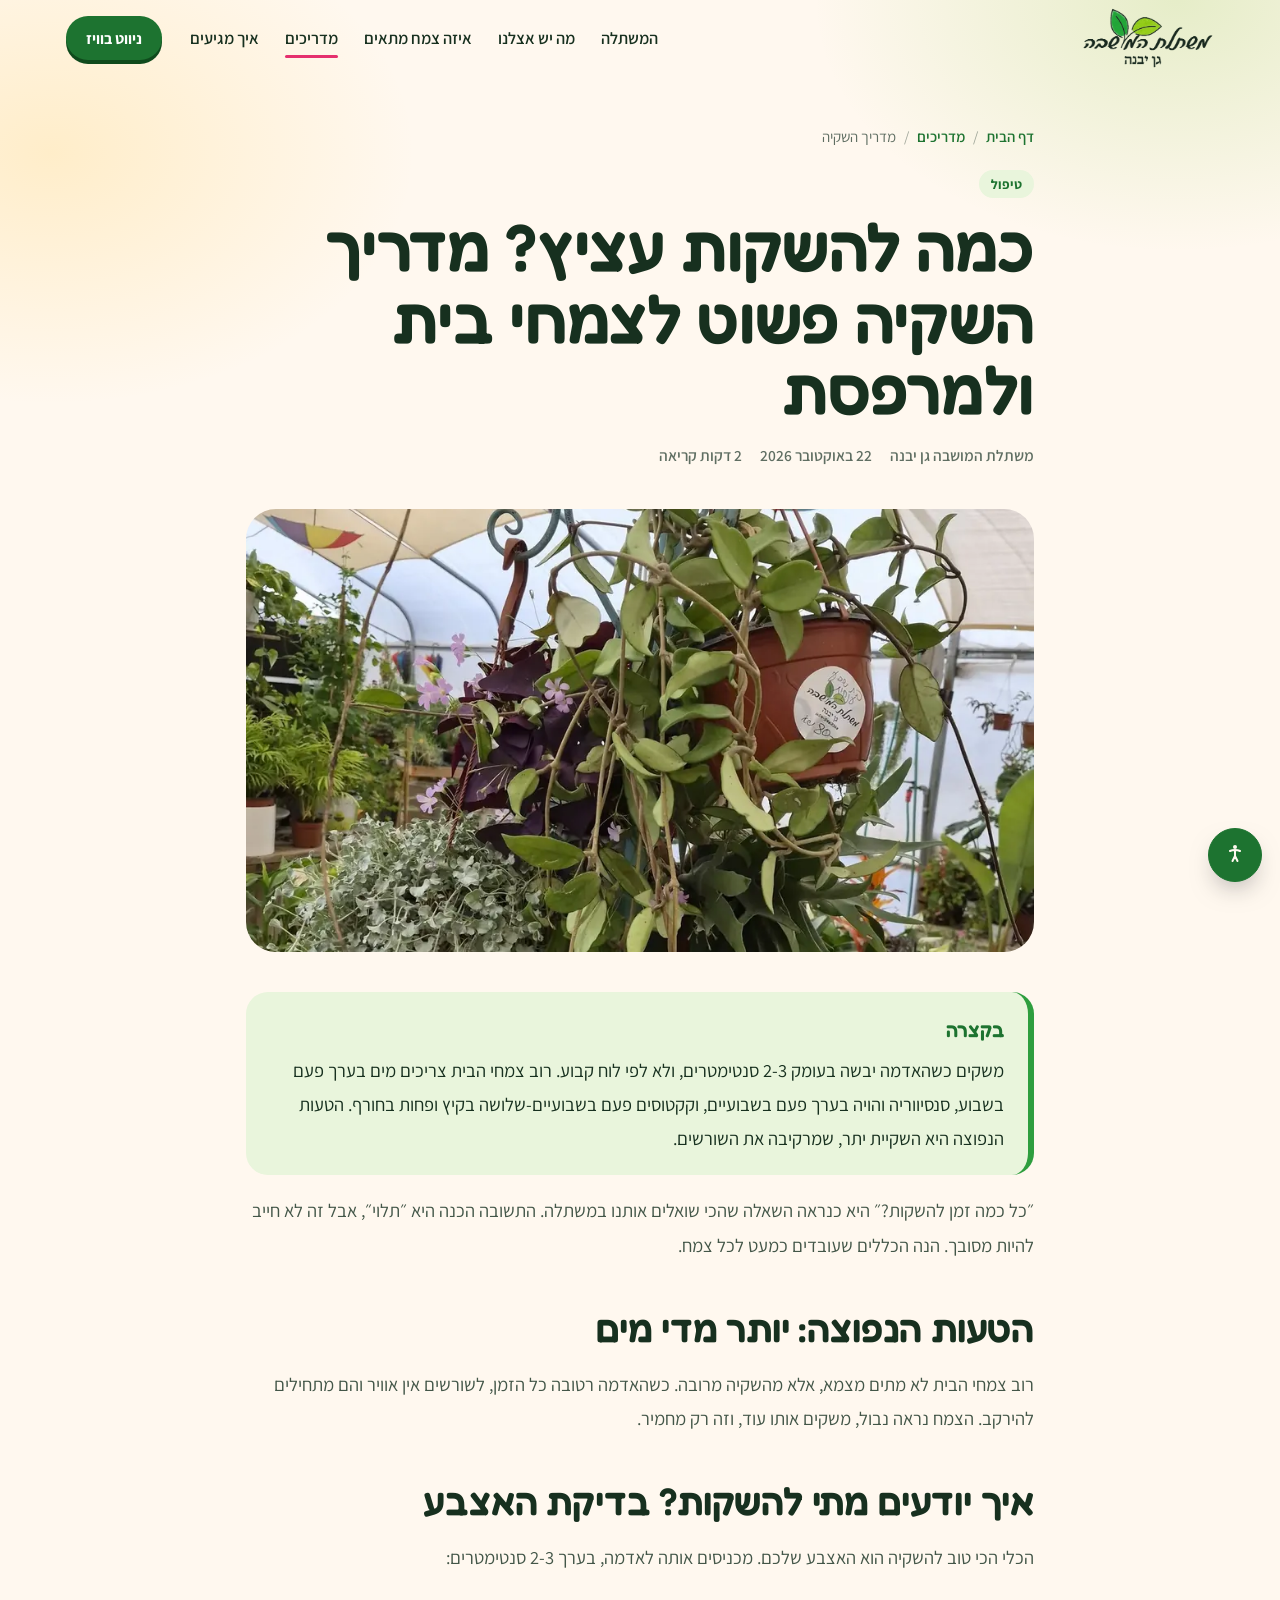
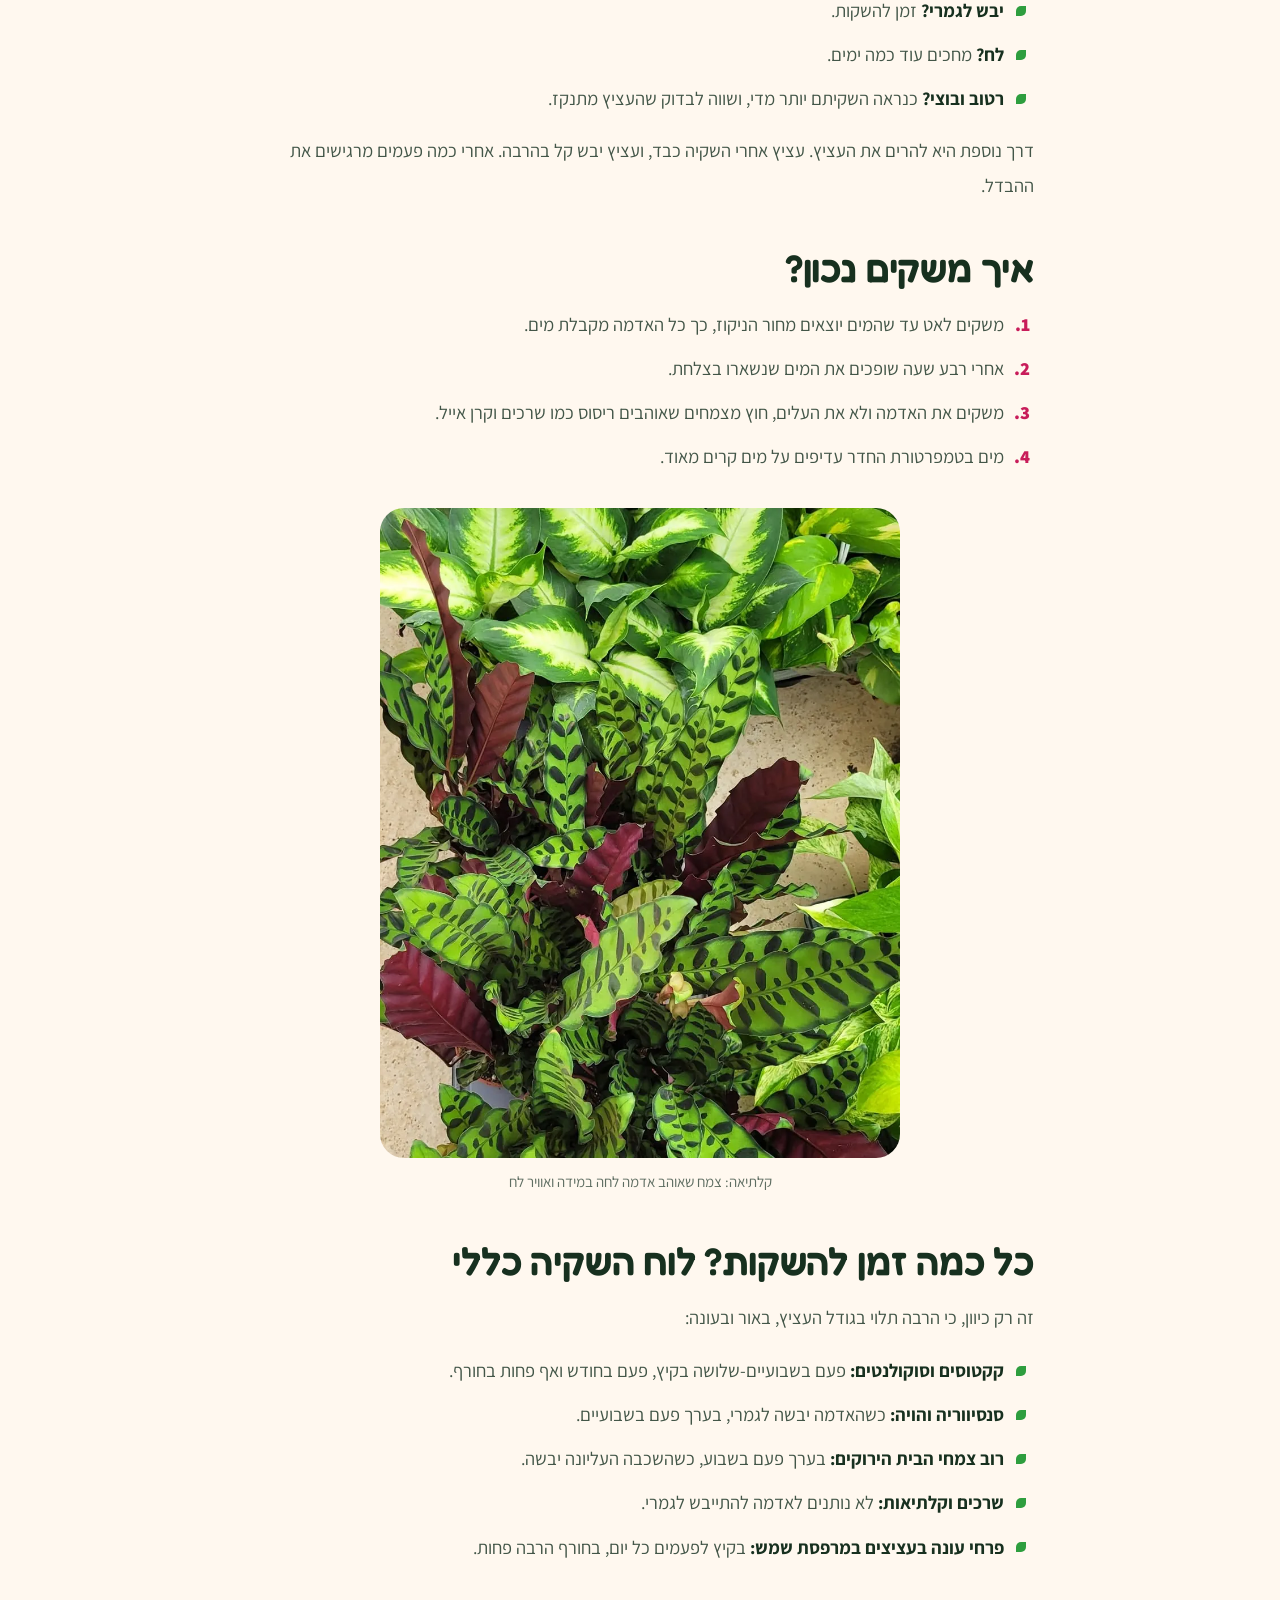
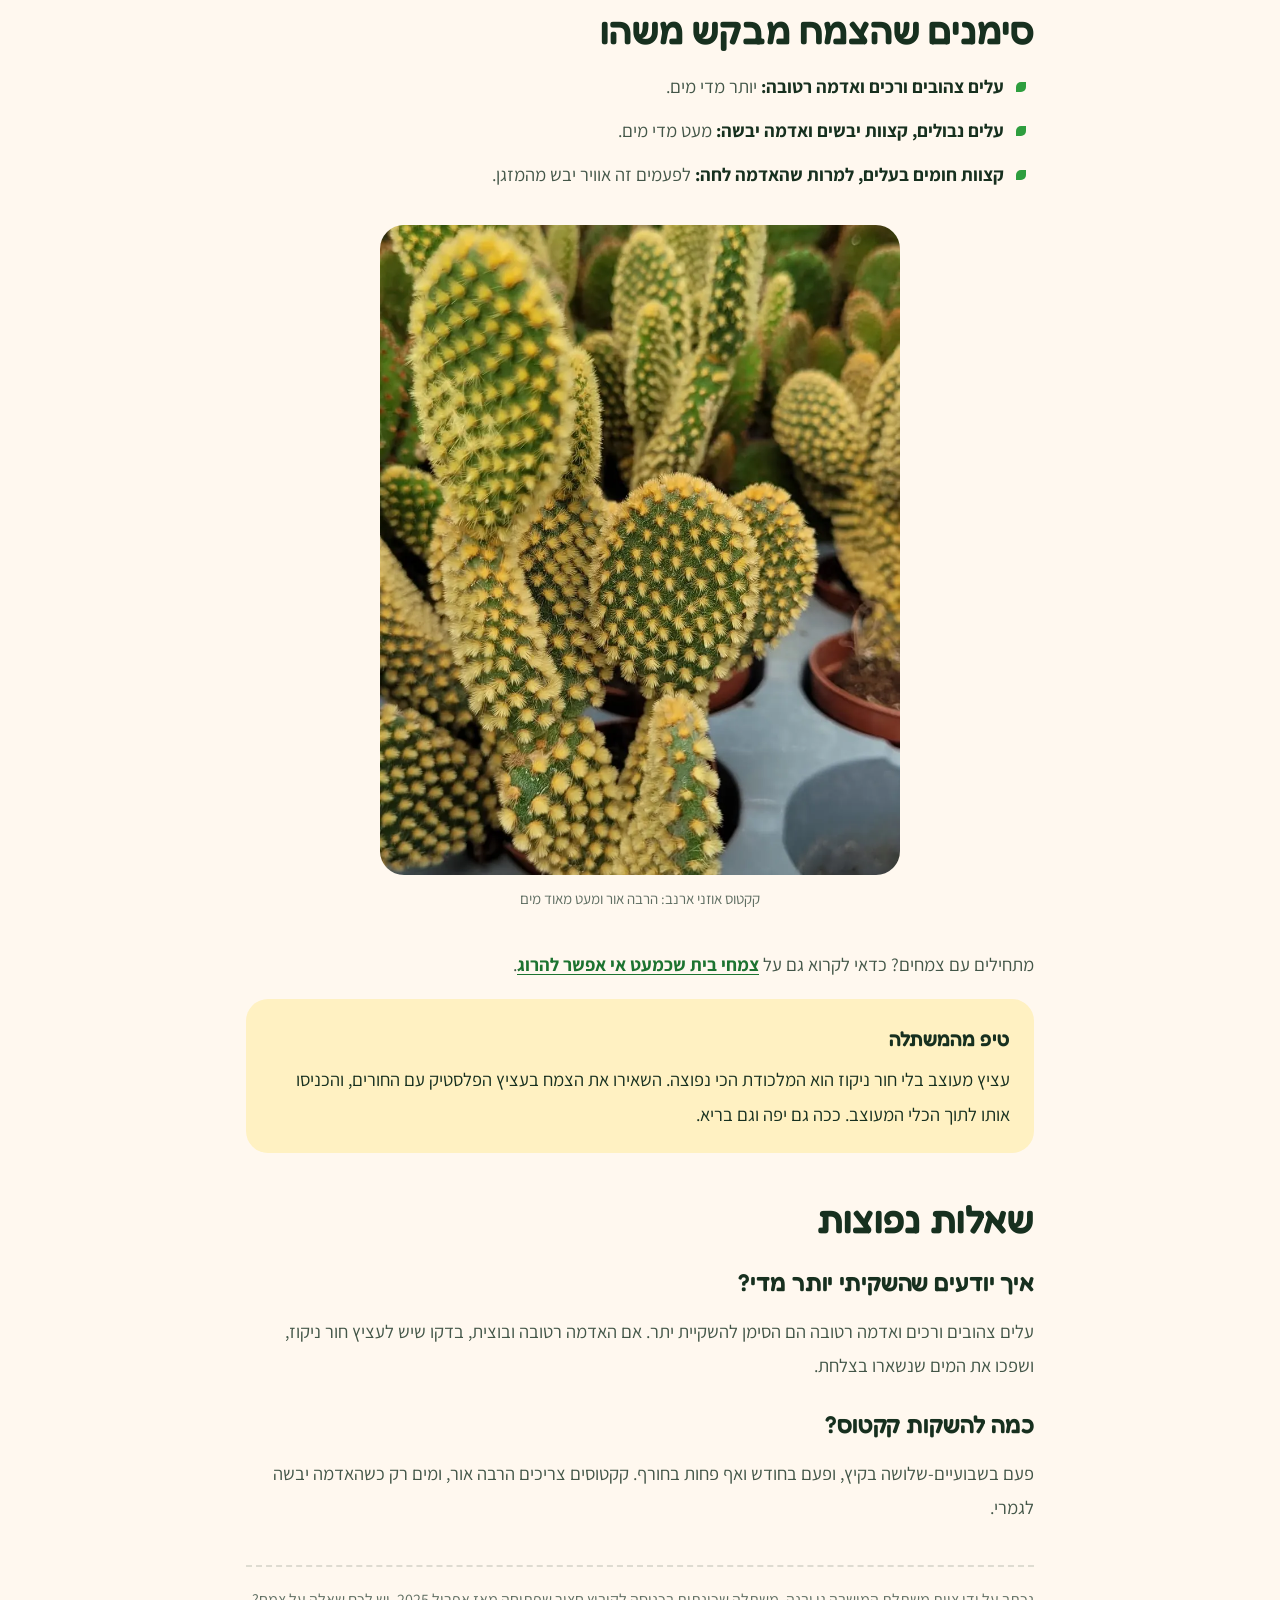
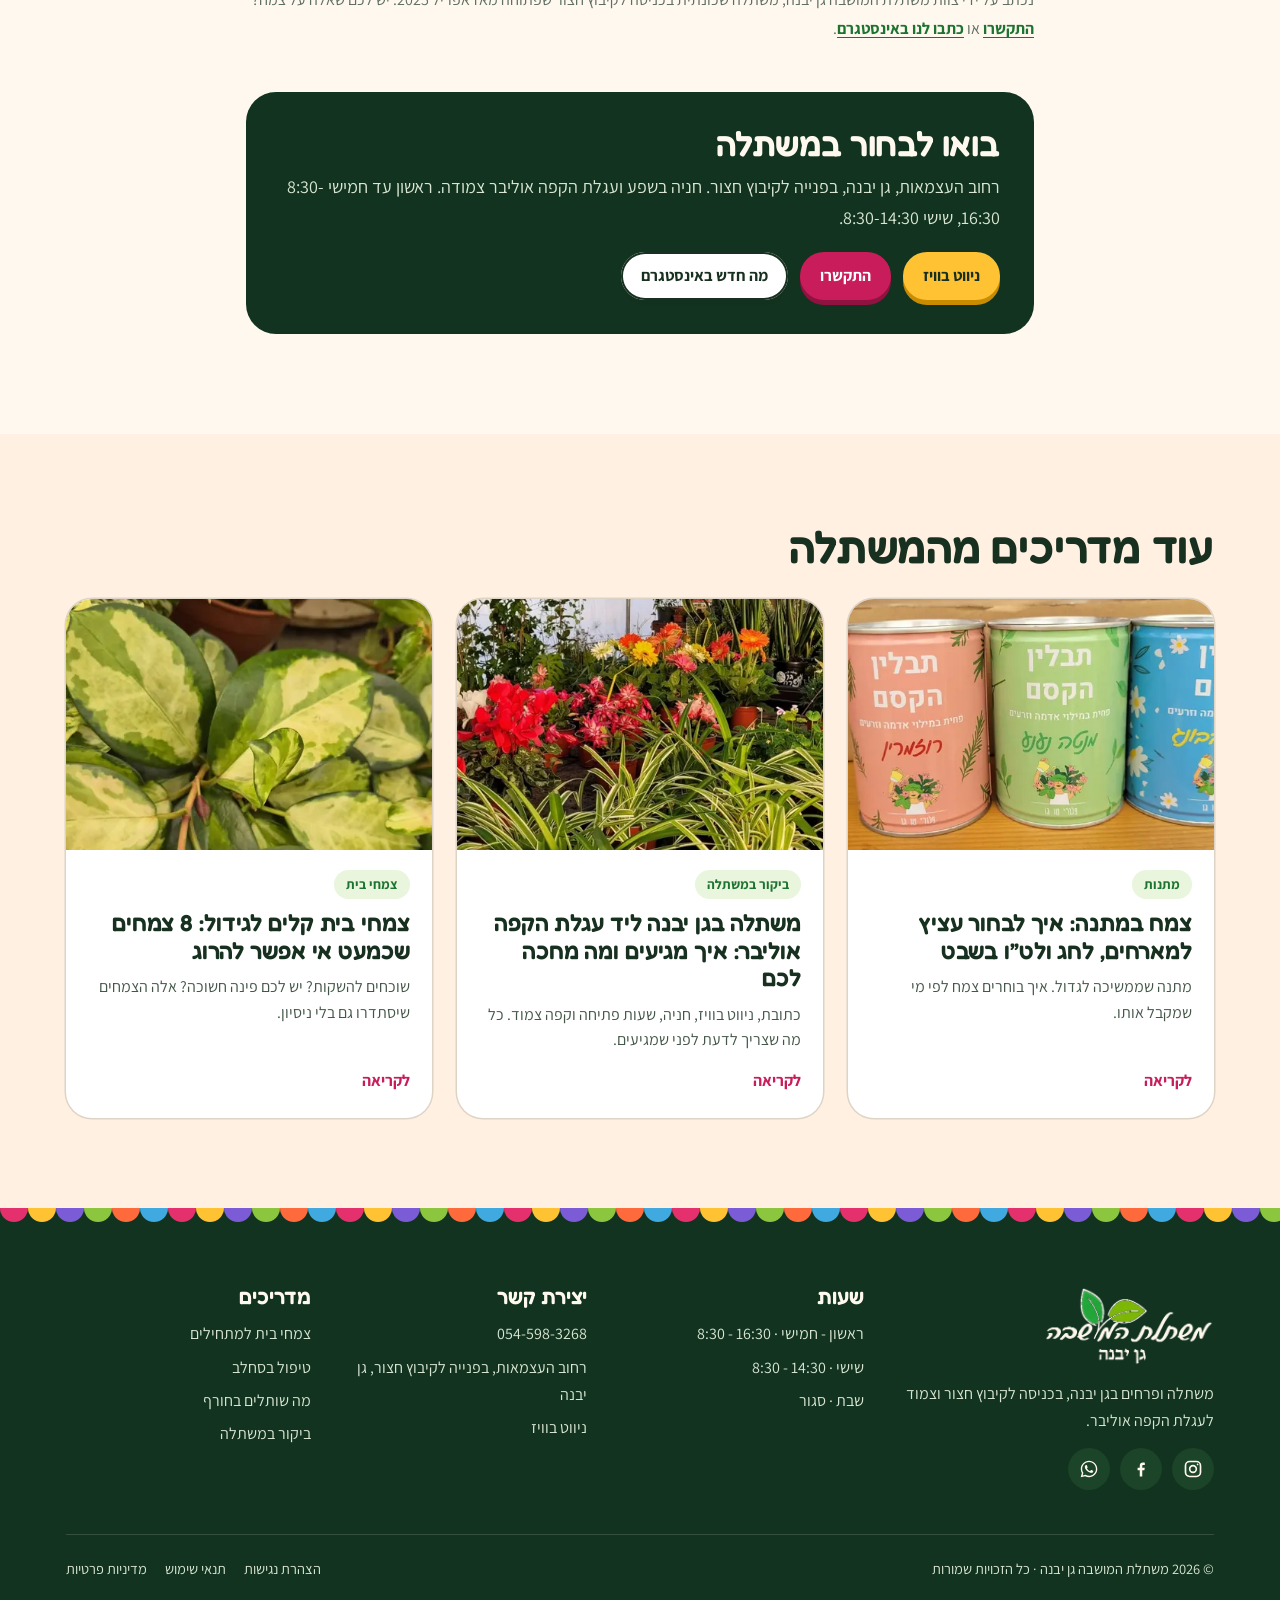
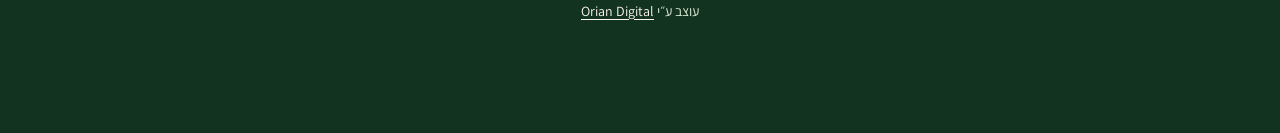
<file: blog/watering-guide.html>
<!DOCTYPE html>
<html lang="he" dir="rtl" data-base="../">
<head>
<meta charset="UTF-8">
<meta name="viewport" content="width=device-width, initial-scale=1">
<meta http-equiv="Content-Security-Policy" content="default-src 'self'; base-uri 'self'; object-src 'none'; form-action 'self'; frame-src 'none'; img-src 'self' data:; script-src 'self' 'sha256-d/ySZ1WiQ+UsI2MXkg0G7dQ5B7Lvl4PpArKC8Ow6lrA='; style-src 'self' 'unsafe-inline'; font-src 'self'; connect-src 'self'; upgrade-insecure-requests">
<meta name="referrer" content="strict-origin-when-cross-origin">
<title>כמה להשקות עציץ? מדריך השקיה לצמחי בית | משתלת המושבה</title>
<meta name="description" content="כל כמה זמן להשקות עציצים? מדריך השקיה פשוט: איך יודעים שצמח צמא, סימנים להשקיית יתר, השקיה בקיץ ובחורף ולוח השקיה לפי סוג צמח.">
<link rel="canonical" href="https://oriantoledano-ship-it.github.io/moshava-nursery/blog/watering-guide.html">
<meta name="robots" content="index, follow, max-image-preview:large">
<meta property="og:type" content="article">
<meta property="og:locale" content="he_IL">
<meta property="og:site_name" content="משתלת המושבה גן יבנה">
<meta property="og:title" content="כמה להשקות עציץ? מדריך השקיה לצמחי בית | משתלת המושבה">
<meta property="og:description" content="כל כמה זמן להשקות עציצים? מדריך השקיה פשוט: איך יודעים שצמח צמא, סימנים להשקיית יתר, השקיה בקיץ ובחורף ולוח השקיה לפי סוג צמח.">
<meta property="og:url" content="https://oriantoledano-ship-it.github.io/moshava-nursery/blog/watering-guide.html">
<meta property="og:image" content="https://oriantoledano-ship-it.github.io/moshava-nursery/assets/img/og.jpg">
<meta property="og:image:width" content="1200">
<meta property="og:image:height" content="630">
<meta property="og:image:alt" content="משתלת המושבה גן יבנה">
<meta name="twitter:card" content="summary_large_image">
<meta name="theme-color" content="#FFF8EF">
<link rel="icon" href="../favicon.ico" sizes="any">
<link rel="icon" type="image/png" sizes="32x32" href="../assets/img/favicon-32.png">
<link rel="icon" type="image/png" sizes="192x192" href="../assets/img/favicon-192.png">
<link rel="apple-touch-icon" href="../assets/img/apple-touch-icon.png">
<script src="../assets/framebust.js"></script>
<script src="../assets/boot.js?v=5"></script>
<link rel="preload" href="../assets/fonts/fredoka-400-700-hebrew.woff2" as="font" type="font/woff2" crossorigin>
<link rel="stylesheet" href="../assets/fonts.css?v=5">
<link rel="stylesheet" href="../assets/site.css?v=5">
<link rel="stylesheet" href="../assets/a11y.css?v=5">
<script src="../assets/a11y.js?v=5"></script>
<script type="application/ld+json">
{"@context":"https://schema.org","@graph":[{"@type":"BlogPosting","headline":"כמה להשקות עציץ? מדריך השקיה פשוט לצמחי בית ולמרפסת","description":"כל כמה זמן להשקות עציצים? מדריך השקיה פשוט: איך יודעים שצמח צמא, סימנים להשקיית יתר, השקיה בקיץ ובחורף ולוח השקיה לפי סוג צמח.","image":"https://oriantoledano-ship-it.github.io/moshava-nursery/assets/img/b-water-960.webp","datePublished":"2026-10-22","dateModified":"2026-10-22","inLanguage":"he-IL","author":{"@type":"Organization","@id":"https://oriantoledano-ship-it.github.io/moshava-nursery/#nursery","name":"משתלת המושבה גן יבנה","url":"https://oriantoledano-ship-it.github.io/moshava-nursery/","logo":{"@type":"ImageObject","url":"https://oriantoledano-ship-it.github.io/moshava-nursery/assets/img/logo.png"}},"publisher":{"@type":"Organization","@id":"https://oriantoledano-ship-it.github.io/moshava-nursery/#nursery","name":"משתלת המושבה גן יבנה","url":"https://oriantoledano-ship-it.github.io/moshava-nursery/","logo":{"@type":"ImageObject","url":"https://oriantoledano-ship-it.github.io/moshava-nursery/assets/img/logo.png"}},"mainEntityOfPage":"https://oriantoledano-ship-it.github.io/moshava-nursery/blog/watering-guide.html","abstract":"משקים כשהאדמה יבשה בעומק 2-3 סנטימטרים, ולא לפי לוח קבוע. רוב צמחי הבית צריכים מים בערך פעם בשבוע, סנסיווריה והויה בערך פעם בשבועיים, וקקטוסים פעם בשבועיים-שלושה בקיץ ופחות בחורף. הטעות הנפוצה היא השקיית יתר, שמרקיבה את השורשים."},{"@type":"BreadcrumbList","itemListElement":[{"@type":"ListItem","position":1,"name":"דף הבית","item":"https://oriantoledano-ship-it.github.io/moshava-nursery/"},{"@type":"ListItem","position":2,"name":"מדריכים","item":"https://oriantoledano-ship-it.github.io/moshava-nursery/blog/"},{"@type":"ListItem","position":3,"name":"מדריך השקיה","item":"https://oriantoledano-ship-it.github.io/moshava-nursery/blog/watering-guide.html"}]},{"@type":"FAQPage","mainEntity":[{"@type":"Question","name":"איך יודעים שהשקיתי יותר מדי?","acceptedAnswer":{"@type":"Answer","text":"עלים צהובים ורכים ואדמה רטובה הם הסימן להשקיית יתר. אם האדמה רטובה ובוצית, בדקו שיש לעציץ חור ניקוז, ושפכו את המים שנשארו בצלחת."}},{"@type":"Question","name":"כמה להשקות קקטוס?","acceptedAnswer":{"@type":"Answer","text":"פעם בשבועיים-שלושה בקיץ, ופעם בחודש ואף פחות בחורף. קקטוסים צריכים הרבה אור, ומים רק כשהאדמה יבשה לגמרי."}}]}]}
</script>
<script type="speculationrules">{"prefetch":[{"where":{"href_matches":"/moshava-nursery/*"},"eagerness":"moderate"}]}</script>
</head>
<body>

<header class="hdr" id="hdr">
  <div class="wrap hdr-in">
    <a href="../" class="brand" aria-label="משתלת המושבה גן יבנה - לעמוד הבית"><img class="logo-dark" src="../assets/img/logo-360.png" alt="משתלת המושבה גן יבנה" width="360" height="169"><img class="logo-light" src="../assets/img/logo-360-light.png" alt="" width="360" height="169"></a>
    <nav class="nav" aria-label="ניווט ראשי">
      <a href="../index.html#story">המשתלה</a>
      <a href="../index.html#plants">מה יש אצלנו</a>
      <a href="../index.html#finder">איזה צמח מתאים</a>
      <a href="../blog/" aria-current="page">מדריכים</a>
      <a href="../index.html#visit">איך מגיעים</a>
    </nav>
    <a class="btn btn--leaf hdr-cta" href="https://waze.com/ul?ll=31.7855279,34.7253582&amp;navigate=yes" target="_blank" rel="noopener noreferrer">ניווט בוויז</a>
    <button class="burger" type="button" aria-label="פתיחת תפריט" aria-expanded="false" aria-controls="drawer"><span></span><span></span><span></span></button>
  </div>
</header>

<div class="drawer" id="drawer" aria-hidden="true">
  <div class="scallop" aria-hidden="true"></div>
  <a href="../index.html#story">המשתלה</a>
  <a href="../index.html#plants">מה יש אצלנו</a>
  <a href="../index.html#finder">איזה צמח מתאים</a>
  <a href="../blog/" aria-current="page">מדריכים</a>
  <a href="../index.html#visit">איך מגיעים</a>
  <a class="btn btn--sun" href="tel:+972545983268">התקשרו: <span dir="ltr">054-598-3268</span></a>
</div>

<main id="top">
<section class="page-top">
  <div class="wrap page-narrow">
    <ol class="crumbs" aria-label="פירורי לחם"><li><a href="../">דף הבית</a></li><li><a href="./">מדריכים</a></li><li aria-current="page">מדריך השקיה</li></ol>
    <span class="pc-kind">טיפול</span>
    <h1>כמה להשקות עציץ? מדריך השקיה פשוט לצמחי בית ולמרפסת</h1>
    <p class="page-meta"><span>משתלת המושבה גן יבנה</span><span>22 באוקטובר 2026</span><span>2 דקות קריאה</span></p>
  </div>
</section>
<article class="article">
  <div class="wrap">
    <figure class="art-hero"><img src="../assets/img/b-water-480.webp" srcset="../assets/img/b-water-480.webp 480w, ../assets/img/b-water-960.webp 960w" sizes="(max-width: 900px) 100vw, 860px" width="480" height="600" alt="צמחי תלייה ירוקים בחממה של משתלת המושבה" fetchpriority="high"></figure>
    <div class="prose">
<div class="tldr"><strong>בקצרה</strong><p>משקים כשהאדמה יבשה בעומק 2-3 סנטימטרים, ולא לפי לוח קבוע. רוב צמחי הבית צריכים מים בערך פעם בשבוע, סנסיווריה והויה בערך פעם בשבועיים, וקקטוסים פעם בשבועיים-שלושה בקיץ ופחות בחורף. הטעות הנפוצה היא השקיית יתר, שמרקיבה את השורשים.</p></div>
<p>״כל כמה זמן להשקות?״ היא כנראה השאלה שהכי שואלים אותנו במשתלה. התשובה הכנה היא ״תלוי״, אבל זה לא חייב להיות מסובך. הנה הכללים שעובדים כמעט לכל צמח.</p>
<h2>הטעות הנפוצה: יותר מדי מים</h2>
<p>רוב צמחי הבית לא מתים מצמא, אלא מהשקיה מרובה. כשהאדמה רטובה כל הזמן, לשורשים אין אוויר והם מתחילים להירקב. הצמח נראה נבול, משקים אותו עוד, וזה רק מחמיר.</p>
<h2>איך יודעים מתי להשקות? בדיקת האצבע</h2>
<p>הכלי הכי טוב להשקיה הוא האצבע שלכם. מכניסים אותה לאדמה, בערך 2-3 סנטימטרים:</p>
<ul>
<li><strong>יבש לגמרי?</strong> זמן להשקות.</li>
<li><strong>לח?</strong> מחכים עוד כמה ימים.</li>
<li><strong>רטוב ובוצי?</strong> כנראה השקיתם יותר מדי, ושווה לבדוק שהעציץ מתנקז.</li>
</ul>
<p>דרך נוספת היא להרים את העציץ. עציץ אחרי השקיה כבד, ועציץ יבש קל בהרבה. אחרי כמה פעמים מרגישים את ההבדל.</p>
<h2>איך משקים נכון?</h2>
<ol>
<li>משקים לאט עד שהמים יוצאים מחור הניקוז, כך כל האדמה מקבלת מים.</li>
<li>אחרי רבע שעה שופכים את המים שנשארו בצלחת.</li>
<li>משקים את האדמה ולא את העלים, חוץ מצמחים שאוהבים ריסוס כמו שרכים וקרן אייל.</li>
<li>מים בטמפרטורת החדר עדיפים על מים קרים מאוד.</li>
</ol>
<figure class="is-tall"><img src="../assets/img/p-calathea-480.webp" srcset="../assets/img/p-calathea-480.webp 480w, ../assets/img/p-calathea-960.webp 960w" sizes="(max-width: 640px) 92vw, 520px" width="480" height="600" alt="קלתיאה: צמח שאוהב אדמה לחה במידה ואוויר לח" loading="lazy" decoding="async"><figcaption>קלתיאה: צמח שאוהב אדמה לחה במידה ואוויר לח</figcaption></figure>
<h2>כל כמה זמן להשקות? לוח השקיה כללי</h2>
<p>זה רק כיוון, כי הרבה תלוי בגודל העציץ, באור ובעונה:</p>
<ul>
<li><strong>קקטוסים וסוקולנטים:</strong> פעם בשבועיים-שלושה בקיץ, פעם בחודש ואף פחות בחורף.</li>
<li><strong>סנסיווריה והויה:</strong> כשהאדמה יבשה לגמרי, בערך פעם בשבועיים.</li>
<li><strong>רוב צמחי הבית הירוקים:</strong> בערך פעם בשבוע, כשהשכבה העליונה יבשה.</li>
<li><strong>שרכים וקלתיאות:</strong> לא נותנים לאדמה להתייבש לגמרי.</li>
<li><strong>פרחי עונה בעציצים במרפסת שמש:</strong> בקיץ לפעמים כל יום, בחורף הרבה פחות.</li>
</ul>
<h2>סימנים שהצמח מבקש משהו</h2>
<ul>
<li><strong>עלים צהובים ורכים ואדמה רטובה:</strong> יותר מדי מים.</li>
<li><strong>עלים נבולים, קצוות יבשים ואדמה יבשה:</strong> מעט מדי מים.</li>
<li><strong>קצוות חומים בעלים, למרות שהאדמה לחה:</strong> לפעמים זה אוויר יבש מהמזגן.</li>
</ul>
<figure class="is-tall"><img src="../assets/img/p-bunny-480.webp" srcset="../assets/img/p-bunny-480.webp 480w, ../assets/img/p-bunny-960.webp 960w" sizes="(max-width: 640px) 92vw, 520px" width="480" height="600" alt="קקטוס אוזני ארנב: הרבה אור ומעט מאוד מים" loading="lazy" decoding="async"><figcaption>קקטוס אוזני ארנב: הרבה אור ומעט מאוד מים</figcaption></figure>
<p>מתחילים עם צמחים? כדאי לקרוא גם על <a href="house-plants-for-beginners.html">צמחי בית שכמעט אי אפשר להרוג</a>.</p>
<div class="tip"><strong>טיפ מהמשתלה</strong>עציץ מעוצב בלי חור ניקוז הוא המלכודת הכי נפוצה. השאירו את הצמח בעציץ הפלסטיק עם החורים, והכניסו אותו לתוך הכלי המעוצב. ככה גם יפה וגם בריא.</div>
<h2>שאלות נפוצות</h2>
<h3>איך יודעים שהשקיתי יותר מדי?</h3>
<p>עלים צהובים ורכים ואדמה רטובה הם הסימן להשקיית יתר. אם האדמה רטובה ובוצית, בדקו שיש לעציץ חור ניקוז, ושפכו את המים שנשארו בצלחת.</p>
<h3>כמה להשקות קקטוס?</h3>
<p>פעם בשבועיים-שלושה בקיץ, ופעם בחודש ואף פחות בחורף. קקטוסים צריכים הרבה אור, ומים רק כשהאדמה יבשה לגמרי.</p>
<p class="byline">נכתב על ידי צוות משתלת המושבה גן יבנה, משתלה שכונתית בכניסה לקיבוץ חצור שפתוחה מאז אפריל 2025. יש לכם שאלה על צמח? <a href="tel:+972545983268">התקשרו</a> או <a href="https://www.instagram.com/moshava.plant.nursery/" target="_blank" rel="noopener noreferrer">כתבו לנו באינסטגרם</a>.</p>
    </div>

<aside class="cta-box">
  <h2>בואו לבחור במשתלה</h2>
  <p>רחוב העצמאות, גן יבנה, בפנייה לקיבוץ חצור. חניה בשפע ועגלת הקפה אוליבר צמודה. ראשון עד חמישי <span dir="ltr">8:30-16:30</span>, שישי <span dir="ltr">8:30-14:30</span>.</p>
  <div class="where-btns">
    <a class="btn btn--sun" href="https://waze.com/ul?ll=31.7855279,34.7253582&amp;navigate=yes" target="_blank" rel="noopener noreferrer">ניווט בוויז</a>
    <a class="btn" href="tel:+972545983268">התקשרו</a>
    <a class="btn btn--ghost" href="https://www.instagram.com/moshava.plant.nursery/" target="_blank" rel="noopener noreferrer">מה חדש באינסטגרם</a>
  </div>
</aside>
  </div>
</article>
<section class="related" aria-labelledby="rel-h">
  <div class="wrap">
    <h2 id="rel-h">עוד מדריכים מהמשתלה</h2>
    <ul class="posts">
      <li class="rv"><a class="post-card" href="plant-gift-guide.html"><div class="pc-img"><img src="../assets/img/b-gift-640.webp" srcset="../assets/img/b-gift-640.webp 640w, ../assets/img/b-gift-1200.webp 1200w" sizes="(max-width: 640px) 92vw, (max-width: 900px) 46vw, 380px" width="640" height="360" alt="ערכות גידול תבלינים בפחיות צבעוניות במשתלת המושבה" loading="lazy" decoding="async"></div><div class="pc-body"><span class="pc-kind">מתנות</span><h3>צמח במתנה: איך לבחור עציץ למארחים, לחג ולט״ו בשבט</h3><p>מתנה שממשיכה לגדול. איך בוחרים צמח לפי מי שמקבל אותו.</p><span class="pc-more">לקריאה</span></div></a></li><li class="rv"><a class="post-card" href="nursery-gan-yavne.html"><div class="pc-img"><img src="../assets/img/b-visit-480.webp" srcset="../assets/img/b-visit-480.webp 480w, ../assets/img/b-visit-960.webp 960w" sizes="(max-width: 640px) 92vw, (max-width: 900px) 46vw, 380px" width="480" height="600" alt="מטריות צבעוניות מעל שולחנות צמחים בחממה של משתלת המושבה" loading="lazy" decoding="async"></div><div class="pc-body"><span class="pc-kind">ביקור במשתלה</span><h3>משתלה בגן יבנה ליד עגלת הקפה אוליבר: איך מגיעים ומה מחכה לכם</h3><p>כתובת, ניווט בוויז, חניה, שעות פתיחה וקפה צמוד. כל מה שצריך לדעת לפני שמגיעים.</p><span class="pc-more">לקריאה</span></div></a></li><li class="rv"><a class="post-card" href="house-plants-for-beginners.html"><div class="pc-img"><img src="../assets/img/b-beginners-480.webp" srcset="../assets/img/b-beginners-480.webp 480w, ../assets/img/b-beginners-960.webp 960w" sizes="(max-width: 640px) 92vw, (max-width: 900px) 46vw, 380px" width="480" height="600" alt="צמח בית עם עלים מגוונים בירוק וצהוב במשתלת המושבה" loading="lazy" decoding="async"></div><div class="pc-body"><span class="pc-kind">צמחי בית</span><h3>צמחי בית קלים לגידול: 8 צמחים שכמעט אי אפשר להרוג</h3><p>שוכחים להשקות? יש לכם פינה חשוכה? אלה הצמחים שיסתדרו גם בלי ניסיון.</p><span class="pc-more">לקריאה</span></div></a></li>
    </ul>
  </div>
</section>
</main>

<footer class="foot">
  <div class="scallop" aria-hidden="true"></div>
  <div class="wrap">
    <div class="foot-top">
      <div class="foot-brand">
        <img src="../assets/img/logo-360-light.png" alt="משתלת המושבה גן יבנה" width="360" height="169" loading="lazy">
        <p>משתלה ופרחים בגן יבנה, בכניסה לקיבוץ חצור וצמוד לעגלת הקפה אוליבר.</p>
        <div class="socials">
          <a href="https://www.instagram.com/moshava.plant.nursery/" target="_blank" rel="noopener noreferrer" aria-label="אינסטגרם"><svg viewBox="0 0 24 24" fill="none" stroke="currentColor" stroke-width="2" aria-hidden="true"><rect x="3" y="3" width="18" height="18" rx="5"/><circle cx="12" cy="12" r="4"/><circle cx="17.5" cy="6.5" r="1" fill="currentColor" stroke="none"/></svg></a>
          <a href="https://www.facebook.com/profile.php?id=61574868822469" target="_blank" rel="noopener noreferrer" aria-label="פייסבוק"><svg viewBox="0 0 24 24" fill="currentColor" aria-hidden="true"><path d="M13.5 21v-7.5h2.6l.4-3h-3V8.6c0-.9.3-1.5 1.5-1.5h1.6V4.4c-.3 0-1.2-.1-2.3-.1-2.3 0-3.8 1.4-3.8 3.9v2.3H7.9v3h2.6V21h3z"/></svg></a>
          <a href="https://wa.me/972545983268" target="_blank" rel="noopener noreferrer" aria-label="וואטסאפ"><svg viewBox="0 0 24 24" fill="currentColor" aria-hidden="true"><path d="M12.04 2C6.58 2 2.13 6.45 2.13 11.91c0 1.75.46 3.45 1.32 4.95L2.05 22l5.25-1.38c1.45.79 3.08 1.21 4.74 1.21 5.46 0 9.91-4.45 9.91-9.91C21.95 6.45 17.5 2 12.04 2zm.01 1.67c4.55 0 8.24 3.69 8.24 8.24 0 4.55-3.69 8.24-8.24 8.24-1.48 0-2.93-.39-4.19-1.15l-.3-.17-3.12.82.83-3.04-.2-.31a8.188 8.188 0 0 1-1.26-4.38c.01-4.55 3.7-8.25 8.24-8.25zM8.53 7.33c-.16 0-.43.06-.66.31-.22.25-.87.86-.87 2.07 0 1.22.89 2.39 1 2.56.14.17 1.76 2.67 4.25 3.73.59.27 1.05.42 1.41.53.59.19 1.13.16 1.56.1.48-.07 1.46-.6 1.67-1.18.21-.58.21-1.07.15-1.18-.07-.1-.23-.16-.48-.27-.25-.14-1.47-.74-1.69-.82-.23-.08-.37-.12-.56.12-.16.25-.64.81-.78.97-.15.17-.29.19-.53.07-.26-.13-1.06-.39-2-1.23-.74-.66-1.23-1.47-1.38-1.72-.12-.24-.01-.39.11-.5.11-.11.27-.29.37-.44.13-.14.17-.25.25-.41.08-.17.04-.31-.02-.43-.06-.11-.56-1.35-.77-1.84-.2-.48-.4-.42-.56-.43-.14 0-.3-.01-.47-.01z"/></svg></a>
        </div>
      </div>
      <div class="foot-col">
        <h3>שעות</h3>
        <p>ראשון - חמישי · <span dir="ltr">8:30 - 16:30</span></p>
        <p>שישי · <span dir="ltr">8:30 - 14:30</span></p>
        <p>שבת · סגור</p>
      </div>
      <div class="foot-col">
        <h3>יצירת קשר</h3>
        <a href="tel:+972545983268"><span dir="ltr">054-598-3268</span></a>
        <p>רחוב העצמאות, בפנייה לקיבוץ חצור, גן יבנה</p>
        <a href="https://waze.com/ul?ll=31.7855279,34.7253582&amp;navigate=yes" target="_blank" rel="noopener noreferrer">ניווט בוויז</a>
      </div>
      <div class="foot-col">
        <h3>מדריכים</h3>
        <a href="../blog/house-plants-for-beginners.html">צמחי בית למתחילים</a>
        <a href="../blog/orchid-care.html">טיפול בסחלב</a>
        <a href="../blog/autumn-winter-planting.html">מה שותלים בחורף</a>
        <a href="../blog/nursery-gan-yavne.html">ביקור במשתלה</a>
      </div>
    </div>
    <div class="foot-bottom">
      <span>© <span data-year>2026</span> משתלת המושבה גן יבנה · כל הזכויות שמורות</span>
      <nav class="foot-legal" aria-label="מסמכים משפטיים">
        <a href="../accessibility.html">הצהרת נגישות</a>
        <a href="../terms.html">תנאי שימוש</a>
        <a href="../privacy.html">מדיניות פרטיות</a>
      </nav>
    </div>
    <div class="foot-credit">עוצב ע״י <a href="https://wa.me/972525372958" target="_blank" rel="noopener noreferrer">Orian Digital</a></div>
  </div>
</footer>

<div class="mcta" aria-hidden="true">
  <a href="https://waze.com/ul?ll=31.7855279,34.7253582&amp;navigate=yes" class="btn btn--leaf mcta-go" target="_blank" rel="noopener noreferrer" tabindex="-1">ניווט למשתלה</a>
  <a href="tel:+972545983268" class="btn mcta-tel" tabindex="-1" aria-label="התקשרו"><svg viewBox="0 0 24 24" fill="currentColor"><path d="M6.6 3.5h2.6l1.4 4.3-2 1.4a12 12 0 0 0 6.2 6.2l1.4-2 4.3 1.4v2.6a2 2 0 0 1-2.2 2A16.5 16.5 0 0 1 4.6 5.7a2 2 0 0 1 2-2.2z"/></svg></a>
</div>

<button class="a11y-btn" type="button" aria-label="פתיחת תפריט נגישות" aria-expanded="false" aria-controls="a11yPanel">
  <svg viewBox="0 0 24 24" width="24" height="24" aria-hidden="true"><circle cx="12" cy="4" r="2" fill="currentColor"/><path d="M12 7c-3 0-5 1-5 1M12 7c3 0 5 1 5 1M12 7v6m0 0l-2.5 5M12 13l2.5 5" stroke="currentColor" stroke-width="2" fill="none" stroke-linecap="round"/></svg>
</button>
<div class="a11y-panel" id="a11yPanel" role="dialog" aria-label="הגדרות נגישות" aria-hidden="true">
  <h2 class="a11y-title">נגישות</h2>
  <div class="a11y-row"><span>ניגודיות גבוהה</span><div class="a11y-seg" role="group" aria-label="ניגודיות"><button class="a11y-chip" type="button" data-key="contrast" data-val="normal" aria-pressed="true">רגילה</button><button class="a11y-chip" type="button" data-key="contrast" data-val="high" aria-pressed="false">גבוהה</button></div></div>
  <div class="a11y-row"><span>גודל טקסט</span><div class="a11y-seg" role="group" aria-label="גודל טקסט"><button class="a11y-chip" type="button" data-key="text" data-val="normal" aria-pressed="true">רגיל</button><button class="a11y-chip" type="button" data-key="text" data-val="large" aria-pressed="false">גדול</button></div></div>
  <div class="a11y-row"><span>הדגשת קישורים</span><div class="a11y-seg" role="group" aria-label="הדגשת קישורים"><button class="a11y-chip" type="button" data-key="links" data-val="off" aria-pressed="true">כבוי</button><button class="a11y-chip" type="button" data-key="links" data-val="on" aria-pressed="false">דלוק</button></div></div>
  <div class="a11y-row"><span>עצירת אנימציות</span><div class="a11y-seg" role="group" aria-label="עצירת אנימציות"><button class="a11y-chip" type="button" data-key="motion" data-val="on" aria-pressed="true">דלוקות</button><button class="a11y-chip" type="button" data-key="motion" data-val="off" aria-pressed="false">עצורות</button></div></div>
  <button class="a11y-reset" type="button">איפוס הגדרות</button>
  <a class="a11y-statement" href="../accessibility.html">הצהרת נגישות</a>
</div>

<script src="../assets/site.js?v=5"></script>
</body>
</html>
</file>
<file: assets/fonts.css>
@font-face{font-family:'Fredoka';font-style:normal;font-weight:400 700;font-display:swap;src:url(fonts/fredoka-400-700-hebrew.woff2) format('woff2');unicode-range:U+0307-0308, U+0590-05FF, U+200C-2010, U+20AA, U+25CC, U+FB1D-FB4F}
@font-face{font-family:'Fredoka';font-style:normal;font-weight:400 700;font-display:swap;src:url(fonts/fredoka-400-700-latin.woff2) format('woff2');unicode-range:U+0000-00FF, U+0131, U+0152-0153, U+02BB-02BC, U+02C6, U+02DA, U+02DC, U+0304, U+0308, U+0329, U+2000-206F, U+20AC, U+2122, U+2191, U+2193, U+2212, U+2215, U+FEFF, U+FFFD}
@font-face{font-family:'Playpen';font-style:normal;font-weight:400 700;font-display:swap;src:url(fonts/playpen-400-700-hebrew.woff2) format('woff2');unicode-range:U+0307-0308, U+0590-05FF, U+200C-2010, U+20AA, U+25CC, U+FB1D-FB4F}
@font-face{font-family:'Assistant';font-style:normal;font-weight:400 800;font-display:swap;src:url(fonts/assistant-400-800-hebrew.woff2) format('woff2');unicode-range:U+0307-0308, U+0590-05FF, U+200C-2010, U+20AA, U+25CC, U+FB1D-FB4F}
@font-face{font-family:'Assistant';font-style:normal;font-weight:400 800;font-display:swap;src:url(fonts/assistant-400-800-latin.woff2) format('woff2');unicode-range:U+0000-00FF, U+0131, U+0152-0153, U+02BB-02BC, U+02C6, U+02DA, U+02DC, U+0304, U+0308, U+0329, U+2000-206F, U+20AC, U+2122, U+2191, U+2193, U+2212, U+2215, U+FEFF, U+FFFD}
</file>
<file: assets/site.css>
/* משתלת המושבה - colours from the logo's two leaves and the flowers on the greenhouse tables,
   the scalloped edge from the coloured umbrellas hanging under the greenhouse roof. */

:root {
  --paper: #FFF8EF;
  --paper-2: #FFF0E2;
  --blush: #FFE5EC;
  --mint: #E9F5DC;
  --butter: #FFF1C2;
  --ink: #17301F;
  --ink-soft: #435648;
  --ink-faint: #5F6E62;
  --line: rgba(23, 48, 31, .14);
  --leaf: #2E9E3E;
  --leaf-deep: #1D7330;
  --lime: #8CC63F;
  --rose: #E5306E;
  --rose-deep: #C81D5A;
  --sun: #FFC233;
  --lilac: #7B5CD6;
  --coral: #FF6A3D;
  --sky: #3FA9E0;
  --forest: #12331F;
  --forest-2: #1B4429;
  --cream-text: #FFF8EF;
  --cream-soft: #D8E6D3;

  --display: 'Fredoka', 'Assistant', system-ui, sans-serif;
  --hand: 'Playpen', 'Assistant', system-ui, sans-serif;
  --sans: 'Assistant', system-ui, sans-serif;

  --r: 26px;
  --hdr: 76px;
  --scallop: url("data:image/svg+xml,%3Csvg xmlns='http://www.w3.org/2000/svg' viewBox='0 0 168 22'%3E%3Cpath d='M0 0a14 14 0 0 0 28 0z' fill='%23E5306E'/%3E%3Cpath d='M28 0a14 14 0 0 0 28 0z' fill='%23FFC233'/%3E%3Cpath d='M56 0a14 14 0 0 0 28 0z' fill='%237B5CD6'/%3E%3Cpath d='M84 0a14 14 0 0 0 28 0z' fill='%238CC63F'/%3E%3Cpath d='M112 0a14 14 0 0 0 28 0z' fill='%23FF6A3D'/%3E%3Cpath d='M140 0a14 14 0 0 0 28 0z' fill='%233FA9E0'/%3E%3C/svg%3E");
}

*, *::before, *::after { box-sizing: border-box; margin: 0; padding: 0; }
html { -webkit-text-size-adjust: 100%; -webkit-font-smoothing: antialiased; -moz-osx-font-smoothing: grayscale; }
body {
  background: var(--paper);
  color: var(--ink);
  font-family: var(--sans);
  font-size: 18px;
  line-height: 1.7;
  overflow-x: hidden;
}
img, video, svg { display: block; max-width: 100%; }
img { height: auto; }
a { color: inherit; text-decoration: none; }
button { font: inherit; color: inherit; background: none; border: 0; cursor: pointer; }
:focus-visible { outline: 3px solid var(--lilac); outline-offset: 3px; border-radius: 6px; }
::selection { background: var(--sun); color: var(--ink); }

.wrap { max-width: 1220px; margin: 0 auto; padding: 0 clamp(16px, 4vw, 36px); }
.sec { position: relative; padding: clamp(76px, 9vw, 124px) 0; }

h1, h2, h3 { font-family: var(--display); font-weight: 600; line-height: 1.08; letter-spacing: -.005em; }
h2 { font-size: clamp(36px, 5.2vw, 60px); }
h2 em, h1 em { font-style: normal; position: relative; white-space: nowrap; color: var(--rose); }
h2 em::after {
  content: '';
  position: absolute;
  inset-inline: -2%;
  bottom: -.12em;
  height: .32em;
  background: url("data:image/svg+xml,%3Csvg xmlns='http://www.w3.org/2000/svg' viewBox='0 0 200 16' preserveAspectRatio='none'%3E%3Cpath d='M3 11c40-7 85-9 194-5' stroke='%23FFC233' stroke-width='6' fill='none' stroke-linecap='round'/%3E%3C/svg%3E") no-repeat center / 100% 100%;
  z-index: -1;
}
.sec-head { max-width: 760px; margin-bottom: clamp(36px, 5vw, 56px); }
.sec-head.is-center { margin-inline: auto; text-align: center; }
.lede { margin-top: 16px; font-size: clamp(18px, 1.6vw, 20px); color: var(--ink-soft); }

.scallop { height: 22px; background: var(--scallop) repeat-x 0 0 / 168px 22px; }
.scallop--up { transform: scaleY(-1); }

/* ---------- buttons ---------- */
.btn {
  --b: var(--rose-deep);
  --s: #8F1240;
  display: inline-flex;
  align-items: center;
  justify-content: center;
  gap: 10px;
  min-height: 52px;
  padding: 12px 26px;
  border-radius: 100px;
  background: var(--b);
  color: #fff;
  font-weight: 700;
  font-size: 17px;
  line-height: 1.2;
  box-shadow: 0 5px 0 var(--s);
  transition: transform .18s ease, box-shadow .18s ease, background .2s ease;
}
.btn:hover { transform: translateY(-2px); box-shadow: 0 7px 0 var(--s); }
.btn:active { transform: translateY(4px); box-shadow: 0 1px 0 var(--s); }
.btn svg { width: 20px; height: 20px; flex: none; }
.btn--leaf { --b: var(--leaf-deep); --s: #0F4A1C; }
.btn--sun { --b: var(--sun); --s: #C98C00; color: var(--ink); }
.btn--ghost { background: #fff; color: var(--ink); box-shadow: 0 5px 0 var(--line), inset 0 0 0 2px var(--ink); }
.btn--ghost:hover { box-shadow: 0 7px 0 var(--line), inset 0 0 0 2px var(--ink); }
.btn--ghost:active { box-shadow: 0 1px 0 var(--line), inset 0 0 0 2px var(--ink); }

/* plant stake label, like the yellow tags pushed into the pots at the nursery */
.tag {
  position: absolute;
  z-index: 3;
  display: inline-block;
  padding: 6px 14px 7px;
  border-radius: 8px;
  background: var(--sun);
  color: var(--ink);
  font-family: var(--hand);
  font-size: 15px;
  font-weight: 600;
  line-height: 1.25;
  white-space: nowrap;
  box-shadow: 0 6px 14px -8px rgba(23, 48, 31, .6);
}
.tag::after {
  content: '';
  position: absolute;
  top: 100%;
  inset-inline-start: 50%;
  width: 6px;
  height: 18px;
  margin-inline-start: -3px;
  background: inherit;
  border-radius: 0 0 3px 3px;
  filter: brightness(.9);
}
.tag--rose { background: #FF8FB1; }
.tag--lime { background: #C6EA8B; }
.tag--sky { background: #A6DCF7; }

/* ---------- header ---------- */
.hdr {
  position: fixed;
  inset: 0 0 auto;
  z-index: 100;
  height: var(--hdr);
  transition: background .3s ease, box-shadow .3s ease;
}
.hdr.is-stuck { background: rgba(255, 248, 239, .96); box-shadow: 0 1px 0 var(--line); }
.hdr-in { height: 100%; display: flex; align-items: center; gap: 28px; }
.brand img { width: 132px; height: auto; }
.nav { display: flex; gap: 26px; margin-inline-start: auto; font-weight: 600; font-size: 16.5px; }
.nav a { position: relative; padding: 6px 0; }
.nav a::after { content: ''; position: absolute; inset-inline: 0; bottom: 0; height: 3px; border-radius: 3px; background: var(--rose); transform: scaleX(0); transition: transform .25s ease; }
.nav a:hover::after, .nav a[aria-current="page"]::after { transform: scaleX(1); }
.hdr-cta { min-height: 44px; padding: 8px 20px; font-size: 15.5px; box-shadow: 0 4px 0 #0F4A1C; }
.burger { display: none; width: 46px; height: 46px; margin-inline-start: auto; border-radius: 50%; background: var(--ink); position: relative; }
.burger span { position: absolute; inset-inline-start: 13px; width: 20px; height: 2px; border-radius: 2px; background: var(--paper); transition: transform .25s ease, opacity .2s ease; }
.burger span:nth-child(1) { top: 17px; }
.burger span:nth-child(2) { top: 22px; }
.burger span:nth-child(3) { top: 27px; }
.hdr.is-open .burger span:nth-child(1) { transform: translateY(5px) rotate(45deg); }
.hdr.is-open .burger span:nth-child(2) { opacity: 0; }
.hdr.is-open .burger span:nth-child(3) { transform: translateY(-5px) rotate(-45deg); }
.hdr.is-open { background: transparent; box-shadow: none; }

.drawer {
  position: fixed;
  inset: 0;
  z-index: 90;
  padding: calc(var(--hdr) + 30px) 28px 40px;
  background: var(--forest);
  color: var(--cream-text);
  display: flex;
  flex-direction: column;
  gap: 6px;
  visibility: hidden;
  opacity: 0;
  transition: opacity .3s ease, visibility .3s ease;
}
.drawer.is-open { visibility: visible; opacity: 1; }
.drawer a:not(.btn) { font-family: var(--display); font-size: 34px; font-weight: 600; padding: 6px 0; }
.drawer .btn { margin-top: 22px; align-self: flex-start; }
.drawer .scallop { position: absolute; inset: 0 0 auto; }

/* ---------- hero: the greenhouse photo, full bleed ---------- */
.hero {
  position: relative;
  display: flex;
  align-items: center;
  min-height: min(100svh, 920px);
  padding: calc(var(--hdr) + 40px) 0 clamp(56px, 7vw, 96px);
  overflow: hidden;
  background: var(--forest);
  color: var(--cream-text);
}
.hero-bg, .hero-bg img { position: absolute; inset: 0; width: 100%; height: 100%; }
.hero-bg img { object-fit: cover; object-position: 50% 40%; }
.hero::before {
  content: '';
  position: absolute;
  inset: 0;
  z-index: 1;
  background:
    linear-gradient(to left, rgba(10, 34, 20, .88) 0%, rgba(10, 34, 20, .66) 36%, rgba(10, 34, 20, .12) 68%, rgba(10, 34, 20, 0) 100%),
    linear-gradient(to bottom, rgba(10, 34, 20, .55) 0%, rgba(10, 34, 20, 0) 22%);
}
.hero-in { position: relative; z-index: 2; width: 100%; display: grid; grid-template-columns: 1.05fr .95fr; gap: clamp(24px, 4vw, 64px); align-items: center; }
.hero-txt { max-width: 640px; }
.h1-name { display: block; font-size: clamp(56px, 8.4vw, 116px); line-height: .98; font-weight: 700; color: #fff; text-shadow: 0 2px 30px rgba(0, 0, 0, .25); }
.h1-sub { display: block; margin-top: 12px; font-size: clamp(24px, 3vw, 36px); font-weight: 500; color: #C6EA8B; }
.hero-lead { margin-top: 20px; max-width: 32em; font-size: clamp(18px, 1.7vw, 21px); color: rgba(255, 248, 239, .92); }
.hero-cta { display: flex; flex-wrap: wrap; gap: 14px; margin-top: 30px; }
.hero .btn--ghost { box-shadow: 0 5px 0 rgba(0, 0, 0, .25); }
.facts { display: flex; flex-wrap: wrap; gap: 10px; margin-top: 28px; list-style: none; }
.facts li {
  display: inline-flex;
  align-items: center;
  gap: 8px;
  padding: 8px 15px 8px 17px;
  border-radius: 100px;
  background: rgba(255, 255, 255, .95);
  color: var(--ink);
  font-weight: 600;
  font-size: 15.5px;
}
.facts svg { width: 20px; height: 20px; flex: none; }
.open-badge { display: inline-flex; align-items: center; gap: 8px; margin-bottom: 18px; padding: 6px 14px; border-radius: 100px; background: var(--blush); color: var(--rose-deep); font-weight: 700; font-size: 15px; }
.open-badge::before { content: ''; width: 9px; height: 9px; border-radius: 50%; background: currentColor; }
.open-badge.is-open { background: var(--mint); color: var(--leaf-deep); }

.stamp { position: absolute; z-index: 3; width: 150px; height: 150px; inset-inline-end: 7%; bottom: 13%; }
.stamp-disc { position: absolute; inset: 0; border-radius: 50%; background: var(--rose-deep); box-shadow: 0 16px 30px -14px rgba(0, 0, 0, .6); }
.stamp svg { position: absolute; inset: 0; width: 100%; height: 100%; }
.stamp-ring { animation: spin 26s linear infinite; transform-origin: 50% 50%; }
/* the ring text is stored in visual order and laid out exactly as written, so it reads right in Safari too */
.stamp-ring text { direction: ltr; unicode-bidi: bidi-override; font-family: var(--display); font-weight: 600; font-size: 12.4px; fill: #fff; }
.stamp-mid { position: absolute; inset: 0; display: grid; place-items: center; }
.stamp-mid svg { position: static; width: 60px; height: 60px; }
@keyframes spin { to { transform: rotate(360deg); } }

/* four photos laid over the greenhouse photo, like prints on a table */
.collage { position: relative; height: clamp(460px, 42vw, 600px); }
.hc { position: absolute; margin: 0; border: 6px solid #fff; border-radius: 22px; background: #fff; box-shadow: 0 30px 60px -24px rgba(0, 0, 0, .7); }
.hc img { width: 100%; height: 100%; object-fit: cover; border-radius: 16px; }
.hc-1 { width: 46%; aspect-ratio: 4 / 5; inset-inline-end: 4%; top: 2%; transform: rotate(-4deg); z-index: 2; }
.hc-2 { width: 38%; aspect-ratio: 4 / 5; inset-inline-start: 2%; top: 0; transform: rotate(5deg); }
.hc-3 { width: 44%; aspect-ratio: 4 / 5; inset-inline-start: 12%; bottom: 0; transform: rotate(-3deg); z-index: 3; }
.hc-4 { width: 36%; aspect-ratio: 4 / 5; inset-inline-end: 0; bottom: 4%; transform: rotate(6deg); z-index: 1; }
.hc .tag { bottom: 26px; inset-inline-start: -12px; transform: rotate(-6deg); }
.hc-2 .tag { inset-inline-start: auto; inset-inline-end: -10px; top: 18px; bottom: auto; transform: rotate(5deg); }
.hc-4 .tag { inset-inline-start: auto; inset-inline-end: 14px; top: -16px; bottom: auto; transform: rotate(-4deg); }
.collage .stamp { width: 136px; height: 136px; inset-inline-start: 40%; inset-inline-end: auto; top: 46%; bottom: auto; }

/* header over the photo */
.logo-light { display: none; }
.photo-hero .hdr:not(.is-stuck) .logo-dark, .hdr.is-open .logo-dark { display: none; }
.photo-hero .hdr:not(.is-stuck) .logo-light, .hdr.is-open .logo-light { display: block; }
.photo-hero .hdr:not(.is-stuck) .nav a { color: #fff; }
.hdr.is-open .burger { background: var(--sun); }
.hdr.is-open .burger span { background: var(--ink); }

/* entrance */
.js .hero-txt > *, .js .stamp, .js .hc { opacity: 0; }
.hero.is-live .hero-bg img { animation: settle 1.8s cubic-bezier(.2, .7, .2, 1) both; }
.hero.is-live .hero-txt > * { animation: rise .8s cubic-bezier(.2, .7, .2, 1) both; }
.hero.is-live .hero-txt > *:nth-child(2) { animation-delay: .08s; }
.hero.is-live .hero-txt > *:nth-child(3) { animation-delay: .16s; }
.hero.is-live .hero-txt > *:nth-child(4) { animation-delay: .24s; }
.hero.is-live .hero-txt > *:nth-child(5) { animation-delay: .32s; }
.hero.is-live .hc { animation: bloom .9s cubic-bezier(.2, .8, .2, 1.05) both; }
.hero.is-live .hc-1 { animation-delay: .15s; --rot: -4deg; }
.hero.is-live .hc-2 { animation-delay: .27s; --rot: 5deg; }
.hero.is-live .hc-3 { animation-delay: .39s; --rot: -3deg; }
.hero.is-live .hc-4 { animation-delay: .51s; --rot: 6deg; }
.hero.is-live .stamp { animation: pop .7s .8s cubic-bezier(.3, 1.4, .5, 1) both; }
@keyframes bloom { from { opacity: 0; transform: translateY(40px) scale(.86) rotate(0deg); } to { opacity: 1; transform: rotate(var(--rot)); } }
@keyframes settle { from { transform: scale(1.07); } to { transform: none; } }
@keyframes rise { from { opacity: 0; transform: translateY(26px); } to { opacity: 1; transform: none; } }
@keyframes pop { from { opacity: 0; transform: scale(.4) rotate(-40deg); } to { opacity: 1; transform: none; } }

/* ---------- marquee ---------- */
.marq { overflow: hidden; padding: 22px 0; background: var(--forest); }
.marq-track { display: flex; gap: 14px; width: max-content; animation: marq 46s linear infinite; }
.marq-track span {
  flex: none;
  padding: 8px 20px;
  border-radius: 100px;
  font-family: var(--display);
  font-weight: 600;
  font-size: 20px;
  color: var(--ink);
  background: var(--c, var(--sun));
}
.marq-track span:nth-child(6n+1) { --c: #FF8FB1; }
.marq-track span:nth-child(6n+2) { --c: var(--sun); }
.marq-track span:nth-child(6n+3) { --c: #C6EA8B; }
.marq-track span:nth-child(6n+4) { --c: #CBB8FF; }
.marq-track span:nth-child(6n+5) { --c: #FFB399; }
.marq-track span:nth-child(6n+6) { --c: #A6DCF7; }
@keyframes marq { to { transform: translateX(var(--marq-dist, 50%)); } }

/* ---------- story ---------- */
.story .wrap { display: grid; grid-template-columns: 1.1fr .9fr; gap: clamp(36px, 6vw, 90px); align-items: center; }
.story-txt p { margin-top: 18px; color: var(--ink-soft); }
.story-txt p:first-of-type { margin-top: 22px; }
.quote {
  position: relative;
  margin-top: 30px;
  padding: 22px 26px 22px 22px;
  border-radius: var(--r);
  background: var(--blush);
  font-family: var(--display);
  font-size: clamp(22px, 2.3vw, 28px);
  font-weight: 500;
  line-height: 1.4;
  color: var(--rose-deep);
}
.quote cite { display: block; margin-top: 8px; font-family: var(--sans); font-style: normal; font-size: 15px; font-weight: 600; color: var(--ink-soft); }
.story-media { position: relative; display: grid; grid-template-columns: 1fr .82fr; gap: 16px; align-items: end; }
.reel { position: relative; border-radius: 30px; overflow: hidden; aspect-ratio: 9 / 16; background: var(--forest); box-shadow: 0 30px 60px -30px rgba(23, 48, 31, .6); }
.reel video, .reel img { width: 100%; height: 100%; object-fit: cover; }
.reel .tag { top: 16px; bottom: auto; inset-inline-start: 14px; transform: rotate(-3deg); }
.story-pic { margin: 0 0 40px; border-radius: var(--r); overflow: hidden; aspect-ratio: 4 / 5; transform: rotate(3deg); box-shadow: 0 22px 44px -24px rgba(23, 48, 31, .55); }
.story-pic img { width: 100%; height: 100%; object-fit: cover; }

/* ---------- categories ---------- */
.cats { background: var(--paper-2); }
.cat-grid { display: grid; grid-template-columns: repeat(3, 1fr); gap: clamp(16px, 2vw, 26px); list-style: none; }
.cat {
  --c: var(--rose);
  position: relative;
  overflow: hidden;
  border-radius: var(--r);
  background: #fff;
  box-shadow: 0 0 0 1.5px var(--line);
  transition: transform .3s ease, box-shadow .3s ease;
}
.cat:nth-child(2) { --c: var(--sun); }
.cat:nth-child(3) { --c: var(--lilac); }
.cat:nth-child(4) { --c: var(--lime); }
.cat:nth-child(5) { --c: var(--coral); }
.cat:nth-child(6) { --c: var(--sky); }
.cat-img { aspect-ratio: 5 / 4; overflow: hidden; }
.cat-img img { width: 100%; height: 100%; object-fit: cover; transition: transform .6s ease; }
.cat-body { position: relative; padding: 22px 24px 26px; border-top: 8px solid var(--c); }
.cat h3 { font-size: 26px; }
.cat p { margin-top: 8px; font-size: 16.5px; line-height: 1.6; color: var(--ink-soft); }

/* ---------- plant finder ---------- */
.finder { background: var(--mint); overflow: hidden; }
.fd { display: grid; grid-template-columns: .9fr 1.1fr; gap: clamp(24px, 4vw, 56px); align-items: start; }
.fd-q { display: grid; gap: 28px; padding: clamp(22px, 3vw, 34px); border-radius: 32px; background: #fff; box-shadow: 0 0 0 1.5px var(--line); }
.fd-q fieldset { border: 0; min-width: 0; }
.fd-q legend { font-family: var(--display); font-weight: 600; font-size: 24px; line-height: 1.2; margin-bottom: 14px; }
.fd-opts { display: grid; gap: 10px; }
.opt { position: relative; display: block; cursor: pointer; }
.opt input { position: absolute; opacity: 0; inset: 0; width: 100%; height: 100%; margin: 0; cursor: pointer; }
.opt-in {
  display: flex;
  align-items: center;
  gap: 12px;
  min-height: 54px;
  padding: 10px 18px;
  border-radius: 18px;
  background: var(--paper);
  box-shadow: inset 0 0 0 2px var(--line);
  font-weight: 600;
  font-size: 17px;
  line-height: 1.3;
  transition: background .2s ease, box-shadow .2s ease, transform .2s ease;
}
.opt-in svg { width: 26px; height: 26px; flex: none; }
.opt:hover .opt-in { box-shadow: inset 0 0 0 2px var(--ink-faint); }
.opt input:checked + .opt-in { background: var(--butter); box-shadow: inset 0 0 0 2.5px var(--ink); }
.opt input:focus-visible + .opt-in { outline: 3px solid var(--lilac); outline-offset: 2px; }

.lb-s { display: none; }
.fd-res-h { font-family: var(--display); font-size: 24px; font-weight: 600; margin-bottom: 16px; }
.fd-list { display: grid; grid-template-columns: repeat(3, 1fr); gap: 16px; list-style: none; transition: opacity .25s ease, transform .25s ease; }
.fd-list.is-swap { opacity: 0; transform: translateY(10px); }
.pl { overflow: hidden; border-radius: 24px; background: #fff; box-shadow: 0 18px 36px -24px rgba(23, 48, 31, .45); }
.pl-img { aspect-ratio: 4 / 5; overflow: hidden; background: var(--paper-2); }
.pl-img img { width: 100%; height: 100%; object-fit: cover; }
.pl-body { padding: 16px 16px 18px; }
.pl h3 { font-size: 21px; line-height: 1.15; }
.pl p { margin-top: 8px; font-size: 15px; line-height: 1.55; color: var(--ink-soft); }
.meters { display: grid; gap: 4px; margin-top: 10px; font-size: 14px; font-weight: 600; color: var(--ink-soft); }
.meter { display: flex; align-items: center; gap: 6px; }
.meter b { min-width: 52px; font-weight: 600; }
.meter i { display: inline-flex; gap: 3px; }
.meter svg { width: 16px; height: 16px; }
.meter .off { opacity: .22; }
.fd-note { margin-top: 20px; font-size: 16.5px; color: var(--ink-soft); }
.fd-note a { color: var(--leaf-deep); font-weight: 700; text-decoration: underline; text-underline-offset: 3px; }

/* ---------- gallery ---------- */
.gal-grid { display: grid; grid-auto-flow: dense; grid-template-columns: repeat(4, 1fr); grid-auto-rows: clamp(150px, 17vw, 230px); gap: clamp(10px, 1.4vw, 18px); list-style: none; }
.gal-grid li { position: relative; overflow: hidden; border-radius: 22px; background: var(--mint); }
.gal-grid img { width: 100%; height: 100%; object-fit: cover; transition: transform .7s ease; }
.gal-grid .g-wide { grid-column: span 2; grid-row: span 2; }
.gal-grid .g-tall { grid-row: span 2; }
.gal-cta { display: flex; flex-wrap: wrap; justify-content: center; gap: 14px; margin-top: 36px; }

/* ---------- visit ---------- */
.visit { background: var(--forest); color: var(--cream-text); padding-top: 0; }
.visit > .scallop { margin-bottom: clamp(56px, 8vw, 96px); }
.visit h2 { color: var(--cream-text); }
.visit h2 em { color: var(--sun); }
.visit h2 em::after { filter: hue-rotate(-30deg); }
.visit .lede { color: var(--cream-soft); }
.perks { display: grid; grid-template-columns: repeat(3, 1fr); gap: 18px; list-style: none; margin-bottom: clamp(36px, 5vw, 60px); }
.perk { padding: 26px 24px 28px; border-radius: var(--r); background: var(--forest-2); box-shadow: inset 0 0 0 1.5px rgba(255, 248, 239, .1); }
.perk-ico { display: grid; place-items: center; width: 58px; height: 58px; border-radius: 18px; background: var(--c, var(--sun)); color: var(--ink); margin-bottom: 16px; }
.perk-ico svg { width: 30px; height: 30px; }
.perk:nth-child(2) .perk-ico { --c: #FF8FB1; }
.perk:nth-child(3) .perk-ico { --c: #C6EA8B; }
.perk h3 { font-size: 25px; color: var(--cream-text); }
.perk p { margin-top: 8px; font-size: 16.5px; line-height: 1.6; color: var(--cream-soft); }
.perk a { color: var(--sun); font-weight: 700; text-decoration: underline; text-underline-offset: 3px; }

.where { display: grid; grid-template-columns: .9fr 1.1fr; gap: clamp(20px, 3vw, 36px); align-items: stretch; }
.where-card { padding: clamp(24px, 3vw, 36px); border-radius: 30px; background: var(--paper); color: var(--ink); }
.where-card h3 { font-size: 28px; margin-bottom: 12px; }
.where-card address { font-style: normal; color: var(--ink-soft); }
.hours { width: 100%; margin: 18px 0 6px; border-collapse: collapse; font-size: 17px; }
.hours th, .hours td { padding: 10px 4px; border-bottom: 1.5px dashed var(--line); }
.hours th { text-align: start; font-weight: 600; }
.hours td { text-align: left; font-weight: 700; }
.hours tr.is-today th, .hours tr.is-today td { color: var(--rose-deep); }
.hours-note { font-size: 14.5px; color: var(--ink-faint); }
.where-btns { display: flex; flex-wrap: wrap; gap: 12px; margin-top: 22px; }
.where-btns .btn { min-height: 48px; padding: 10px 20px; font-size: 16px; }
.map { position: relative; min-height: 380px; border-radius: 30px; overflow: hidden; background: var(--forest-2) url("img/b-visit-wide-640.webp") center / cover; }
.map::before { content: ''; position: absolute; inset: 0; background: rgba(18, 51, 31, .45); }
.map-hint { position: absolute; inset-inline: 20px; bottom: 20px; z-index: 1; color: #fff; font-weight: 600; font-size: 15px; }
.map iframe { position: absolute; inset: 0; z-index: 2; width: 100%; height: 100%; border: 0; }
.visit-more { margin-top: 26px; text-align: center; color: var(--cream-soft); font-size: 16.5px; }
.visit-more a { color: var(--sun); font-weight: 700; text-decoration: underline; text-underline-offset: 3px; }

/* ---------- blog cards ---------- */
.posts { list-style: none; display: grid; grid-template-columns: repeat(3, 1fr); gap: clamp(16px, 2vw, 26px); }
.post-card { display: flex; flex-direction: column; height: 100%; overflow: hidden; border-radius: var(--r); background: #fff; box-shadow: 0 0 0 1.5px var(--line); transition: transform .3s ease, box-shadow .3s ease; }
.post-card .pc-img { aspect-ratio: 16 / 11; overflow: hidden; }
.post-card img { width: 100%; height: 100%; object-fit: cover; transition: transform .6s ease; }
.pc-body { display: flex; flex-direction: column; flex: 1; padding: 20px 22px 24px; }
.pc-kind { align-self: flex-start; margin-bottom: 10px; padding: 3px 12px; border-radius: 100px; background: var(--mint); color: var(--leaf-deep); font-weight: 700; font-size: 13.5px; }
.post-card h3 { font-size: 23px; line-height: 1.2; }
.post-card p { margin-top: 10px; font-size: 16px; line-height: 1.6; color: var(--ink-soft); }
.pc-more { margin-top: auto; padding-top: 14px; color: var(--rose-deep); font-weight: 700; font-size: 16px; }
.posts-cta { margin-top: 34px; text-align: center; }

/* ---------- faq ---------- */
.faq { background: var(--paper-2); }
.faq-list { max-width: 860px; margin: 0 auto; display: grid; gap: 12px; }
.faq details { border-radius: 22px; background: #fff; box-shadow: 0 0 0 1.5px var(--line); }
.faq summary {
  position: relative;
  list-style: none;
  cursor: pointer;
  padding: 20px 24px;
  padding-inline-end: 64px;
  font-family: var(--display);
  font-weight: 600;
  font-size: 20.5px;
  line-height: 1.3;
}
.faq summary::-webkit-details-marker { display: none; }
.faq summary::after {
  content: '+';
  position: absolute;
  inset-inline-end: 20px;
  top: 50%;
  width: 32px;
  height: 32px;
  margin-top: -16px;
  border-radius: 50%;
  background: var(--sun);
  display: grid;
  place-items: center;
  font-size: 24px;
  line-height: 1;
  transition: transform .25s ease;
}
.faq details[open] summary::after { transform: rotate(45deg); background: #FF8FB1; }
.faq details p { padding: 0 24px 22px; color: var(--ink-soft); }
.faq details a { color: var(--leaf-deep); font-weight: 700; text-decoration: underline; text-underline-offset: 3px; }

/* ---------- footer ---------- */
.foot { position: relative; background: var(--forest); color: var(--cream-soft); padding: 0 0 110px; font-size: 16px; }
.foot > .scallop { margin-bottom: 56px; }
.foot-top { display: grid; grid-template-columns: 1.3fr 1fr 1fr 1fr; gap: 32px; }
.foot-brand img { width: 170px; }
.foot-brand p { margin-top: 14px; max-width: 26em; }
.foot h3 { margin-bottom: 12px; font-size: 21px; color: var(--cream-text); }
.foot-col a, .foot-col p { display: block; margin-bottom: 6px; }
.foot-col a:hover { color: var(--sun); }
.foot-bottom { display: flex; flex-wrap: wrap; justify-content: space-between; gap: 14px; margin-top: 44px; padding-top: 22px; border-top: 1px solid rgba(255, 248, 239, .14); font-size: 14.5px; }
.foot-legal { display: flex; flex-wrap: wrap; gap: 18px; }
.foot-legal a:hover { color: var(--sun); }
.foot-credit { margin-top: 18px; text-align: center; font-size: 14px; }
.foot-credit a { color: var(--cream-text); text-decoration: underline; text-underline-offset: 3px; }
.foot-credit a:hover { color: var(--sun); }
.socials { display: flex; gap: 10px; margin-top: 14px; }
.socials a { display: grid; place-items: center; width: 42px; height: 42px; border-radius: 50%; background: var(--forest-2); color: var(--cream-text); transition: background .2s ease, color .2s ease; }
.socials a:hover { background: var(--sun); color: var(--ink); }
.socials svg { width: 20px; height: 20px; }

/* ---------- mobile action bar ---------- */
.mcta {
  position: fixed;
  inset-inline: 14px;
  bottom: 14px;
  z-index: 80;
  display: none;
  gap: 10px;
  transform: translateY(150%);
  transition: transform .4s cubic-bezier(.2, .8, .2, 1);
}
.mcta-go { flex: 1; }
.mcta .btn { min-height: 54px; }
.mcta-tel { width: 54px; padding: 0; }
body.mcta-on .mcta { transform: none; }

/* ---------- reveal ---------- */
.js .rv { opacity: 0; transform: translateY(28px); transition: opacity .65s ease, transform .65s cubic-bezier(.2, .7, .2, 1); }
.js .rv.is-in { opacity: 1; transform: none; }

/* ---------- article pages (blog + legal) ---------- */
.page-top { padding: calc(var(--hdr) + clamp(26px, 4vw, 48px)) 0 clamp(26px, 4vw, 40px); background: radial-gradient(520px 360px at 92% 0%, rgba(140, 198, 63, .22), transparent 70%), radial-gradient(520px 360px at 4% 30%, rgba(255, 194, 51, .2), transparent 70%), var(--paper); }
.crumbs { display: flex; flex-wrap: wrap; gap: 8px; list-style: none; font-size: 15px; color: var(--ink-faint); margin-bottom: 18px; }
.crumbs li + li::before { content: '/'; margin-inline-end: 8px; opacity: .6; }
.crumbs a { color: var(--leaf-deep); font-weight: 600; }
.page-top h1 { font-size: clamp(38px, 5.6vw, 66px); max-width: 18em; }
.page-meta { display: flex; flex-wrap: wrap; gap: 8px 18px; margin-top: 16px; color: var(--ink-faint); font-size: 15.5px; font-weight: 600; }
.article { padding: 0 0 clamp(60px, 8vw, 100px); }
.article .wrap { max-width: 860px; }
.art-hero { margin: 0 0 clamp(26px, 4vw, 40px); border-radius: 30px; overflow: hidden; aspect-ratio: 16 / 9; background: var(--mint); }
.art-hero img { width: 100%; height: 100%; object-fit: cover; }
.prose { font-size: 18.5px; line-height: 1.85; }
.prose > * + * { margin-top: 18px; }
.prose h2 { margin-top: 46px; font-size: clamp(28px, 3.4vw, 38px); }
.prose h3 { margin-top: 30px; font-size: 24px; }
.prose p, .prose li { color: var(--ink-soft); }
.prose strong { color: var(--ink); }
.prose ul, .prose ol { padding-inline-start: 4px; list-style: none; }
.prose li { position: relative; padding-inline-start: 26px; margin-top: 10px; }
.prose ul li::before { content: ''; position: absolute; inset-inline-start: 4px; top: .7em; width: 10px; height: 10px; border-radius: 50% 0 50% 0; background: var(--leaf); }
.prose ol { counter-reset: n; }
.prose ol li { counter-increment: n; }
.prose ol li::before { content: counter(n) '.'; position: absolute; inset-inline-start: 0; font-weight: 800; color: var(--rose-deep); }
.prose a { color: var(--leaf-deep); font-weight: 700; text-decoration: underline; text-underline-offset: 3px; }
.prose figure { margin: 34px 0; }
.prose figure img { width: 100%; border-radius: 24px; aspect-ratio: 4 / 3; object-fit: cover; }
.prose figure.is-tall img { aspect-ratio: 4 / 5; max-width: 520px; margin: 0 auto; }
.prose figcaption { margin-top: 10px; font-size: 15px; color: var(--ink-faint); text-align: center; }
.tip { padding: 22px 24px; border-radius: 22px; background: var(--butter); }
.tip strong { font-family: var(--display); font-weight: 600; font-size: 20px; display: block; margin-bottom: 4px; }
.tldr { padding: 20px 24px; border-radius: 22px; background: var(--mint); border-inline-start: 6px solid var(--leaf); }
.tldr strong { font-family: var(--display); font-weight: 600; font-size: 20px; display: block; margin-bottom: 4px; color: var(--leaf-deep); }
.tldr p { margin: 0; color: var(--ink); }
.prose .facts { width: 100%; border-collapse: separate; border-spacing: 0; border-radius: 22px; overflow: hidden; background: #fff; box-shadow: inset 0 0 0 2px var(--line); font-size: 17px; }
.facts caption { caption-side: top; padding-bottom: 10px; text-align: start; font-family: var(--display); font-weight: 600; font-size: 21px; color: var(--ink); }
.facts th, .facts td { padding: 12px 18px; text-align: start; vertical-align: top; border-top: 1px solid var(--line); }
.facts tr:first-child th, .facts tr:first-child td { border-top: 0; }
.facts th { width: 30%; background: var(--paper-2); font-weight: 800; color: var(--ink); white-space: nowrap; }
.facts td { color: var(--ink-soft); }
.prose .byline { margin-top: 40px; padding-top: 18px; border-top: 2px dashed var(--line); font-size: 16px; color: var(--ink-faint); }
@media (max-width: 640px) {
  .facts th, .facts td { padding: 10px 12px; }
  .facts th { white-space: normal; width: 34%; }
}
.cta-box { margin-top: 48px; padding: clamp(24px, 3vw, 34px); border-radius: 30px; background: var(--forest); color: var(--cream-text); }
.cta-box h2 { margin: 0; font-size: clamp(26px, 3vw, 34px); color: var(--cream-text); }
.cta-box p { margin-top: 10px; color: var(--cream-soft); }
.cta-box .where-btns { margin-top: 18px; }
.related { padding: clamp(56px, 7vw, 90px) 0; background: var(--paper-2); }
.related h2 { font-size: clamp(30px, 4vw, 44px); margin-bottom: 28px; }
.legal .prose h2 { font-size: clamp(24px, 3vw, 30px); }

/* ---------- hover (mouse only) ---------- */
@media (hover: hover) and (pointer: fine) {
  .cat:hover, .post-card:hover { transform: translateY(-6px); box-shadow: 0 0 0 1.5px var(--line), 0 26px 46px -28px rgba(23, 48, 31, .5); }
  .cat:hover .cat-img img, .post-card:hover img, .gal-grid li:hover img { transform: scale(1.06); }
}

/* ---------- responsive ---------- */
@media (max-width: 1060px) {
  .nav { gap: 18px; font-size: 15.5px; }
  .fd { grid-template-columns: 1fr; }
  .foot-top { grid-template-columns: 1fr 1fr; }
}
@media (max-width: 900px) {
  :root { --hdr: 68px; }
  .nav, .hdr-cta { display: none; }
  .burger { display: block; }
  .brand img { width: 112px; }
  .story .wrap, .where { grid-template-columns: 1fr; }
  /* the stamp sits on the hero's corner here, so only the text and photos carry the stacking */
  .hero-in { position: static; grid-template-columns: 1fr; gap: 0; }
  .hero-txt { position: relative; z-index: 2; }
  .collage { position: static; height: auto; display: flex; justify-content: center; gap: 3%; margin-top: 30px; max-width: 560px; }
  .hc { position: relative; z-index: 2; inset: auto; top: auto; bottom: auto; width: 23%; border-width: 4px; border-radius: 14px; }
  .hc img { border-radius: 10px; }
  .hc-1, .hc-2, .hc-3, .hc-4 { width: 23%; }
  .hc .tag { display: none; }
  .collage .stamp { width: 106px; height: 106px; top: calc(var(--hdr) + 12px); bottom: auto; inset-inline-end: 16px; inset-inline-start: auto; }
  .story-media { max-width: 560px; }
  .cat-grid, .posts { grid-template-columns: 1fr 1fr; }
  .perks { grid-template-columns: 1fr; }
  .gal-grid { grid-template-columns: repeat(2, 1fr); grid-auto-rows: clamp(150px, 42vw, 260px); }
  .gal-grid .g-wide { grid-row: span 1; }
  .mcta { display: flex; }
  body.mcta-on .a11y-btn { bottom: 84px; }
}
@media (max-width: 700px) {
  .hero { align-items: flex-end; min-height: 94svh; padding-bottom: 40px; }
  .hero::before { background: linear-gradient(to top, rgba(10, 34, 20, .94) 0%, rgba(10, 34, 20, .78) 42%, rgba(10, 34, 20, .2) 72%, rgba(10, 34, 20, .45) 100%); }
  .hero-bg img { object-position: 50% 30%; }
  .stamp-mid svg { width: 44px; height: 44px; }
}
@media (max-width: 640px) {
  body { font-size: 17px; }
  .hero-cta .btn { flex: 1 1 auto; }
  .facts li { font-size: 14.5px; padding: 7px 13px; }
  .posts { grid-template-columns: 1fr; }
  /* categories: two per row on phones */
  .cat-grid { grid-template-columns: 1fr 1fr; gap: 12px; }
  .cat-img { aspect-ratio: 1 / 1; }
  .cat-body { padding: 12px 12px 14px; border-top-width: 6px; }
  .cat h3 { font-size: 17.5px; line-height: 1.15; }
  .cat p { margin-top: 5px; font-size: 14px; line-height: 1.45; }
  /* plant finder: compact, so the results show right under the questions */
  .finder { padding-top: 60px; padding-bottom: 64px; }
  .finder .sec-head { margin-bottom: 18px; }
  .finder .lede { margin-top: 8px; font-size: 16px; }
  .fd { gap: 18px; }
  .fd-q { gap: 14px; padding: 14px; border-radius: 24px; }
  .fd-q legend { font-size: 18px; margin-bottom: 8px; }
  .fd-opts { grid-template-columns: 1fr 1fr; gap: 8px; }
  .fd-opts--care { grid-template-columns: repeat(3, 1fr); }
  .opt-in { min-height: 46px; padding: 8px 10px; gap: 7px; border-radius: 14px; font-size: 14.5px; }
  .opt-in svg { width: 20px; height: 20px; }
  .fd-opts--care .opt-in { justify-content: center; text-align: center; }
  .fd-opts--care .opt-in svg { display: none; }
  .lb-l { display: none; }
  .lb-s { display: inline; }
  .fd-res-h { font-size: 18px; margin-bottom: 10px; }
  .fd-list { grid-template-columns: 1fr; gap: 10px; }
  .pl { display: grid; grid-template-columns: 96px 1fr; border-radius: 18px; }
  .pl-img { aspect-ratio: auto; height: 100%; min-height: 104px; }
  .pl-body { padding: 10px 12px 12px; }
  .pl h3 { font-size: 17.5px; }
  .meters { display: flex; flex-wrap: wrap; gap: 2px 14px; margin-top: 4px; font-size: 13px; }
  .meter b { min-width: 0; }
  .meter svg { width: 13px; height: 13px; }
  .pl p { margin-top: 4px; font-size: 13.5px; line-height: 1.45; display: -webkit-box; -webkit-line-clamp: 2; -webkit-box-orient: vertical; overflow: hidden; }
  .fd-note { margin-top: 12px; font-size: 15px; }
  /* gallery buttons stacked */
  .gal-cta { flex-direction: column; align-items: stretch; max-width: 380px; margin-inline: auto; }
  .tag { font-size: 13.5px; padding: 5px 11px 6px; }
  .foot-top { grid-template-columns: 1fr; }
  .map { min-height: 320px; }
  .marq-track span { font-size: 18px; }
}

@media (prefers-reduced-motion: reduce) {
  .stamp-ring, .marq-track { animation: none; }
}

.sr-only { position: absolute; width: 1px; height: 1px; padding: 0; margin: -1px; overflow: hidden; clip: rect(0, 0, 0, 0); white-space: nowrap; border: 0; }

.page-narrow { max-width: 860px; }
.page-top .pc-kind { display: inline-block; margin-bottom: 14px; }
.page-top .lede { max-width: 46em; }
.blog-list { padding-top: 10px; }
.blog-list .cta-box { max-width: 860px; margin-inline: auto; }
</file>
<file: assets/a11y.css>
/* משתלת המושבה - accessibility widget + accessibility state overrides, in the site's leaf green and cream. */

.a11y-btn,
.a11y-panel { font-family: 'Assistant', system-ui, sans-serif; }

/* ---------- Floating button ---------- */
.a11y-btn {
  position: fixed;
  inset-inline-start: 18px;
  bottom: 18px;
  z-index: 9950;
  width: 54px;
  height: 54px;
  padding: 0;
  border: 1.5px solid #1D7330;
  border-radius: 50%;
  background: #1D7330;
  color: #FFF8EF;
  display: grid;
  place-items: center;
  cursor: pointer;
  box-shadow: 0 12px 28px -12px rgba(20, 24, 33, .55);
  transition: transform .3s ease, background .3s ease, border-color .3s ease;
}
.a11y-btn:hover { transform: scale(1.06); background: #2E9E3E; border-color: #2E9E3E; }
.a11y-btn:focus-visible { outline: 2px solid #2E9E3E; outline-offset: 3px; }

/* ---------- Panel ---------- */
.a11y-panel {
  border-radius: 16px;
  position: fixed;
  inset-inline-start: 18px;
  bottom: 84px;
  z-index: 9951;
  width: 302px;
  max-width: calc(100vw - 36px);
  padding: 22px;
  background: #FFFDF8;
  border: 1px solid rgba(23, 48, 31, .16);
  box-shadow: 0 30px 66px -30px rgba(20, 24, 33, .6);
  opacity: 0;
  visibility: hidden;
  transform: translateY(10px) scale(.97);
  transform-origin: bottom right;
  transition: opacity .28s ease, transform .28s ease, visibility .28s ease;
}
.a11y-panel.is-open { opacity: 1; visibility: visible; transform: none; }

.a11y-title {
  margin: 0 0 14px;
  font-family: 'Fredoka', 'Assistant', sans-serif;
  font-weight: 700;
  font-size: 26px;
  line-height: 1;
  color: #17301F;
}
.a11y-row {
  display: flex;
  align-items: center;
  justify-content: space-between;
  gap: 10px;
  padding: 9px 0;
  font-size: 14.5px;
  font-weight: 500;
  color: #17301F;
}
.a11y-seg {
  border-radius: 10px;
  display: inline-flex;
  padding: 3px;
  background: #E9F5DC;
  border: 1px solid rgba(23, 48, 31, .12);
}
.a11y-chip {
  border-radius: 7px;
  padding: 6px 12px;
  border: 0;
  background: transparent;
  font-family: inherit;
  font-size: 13px;
  font-weight: 600;
  color: #435648;
  cursor: pointer;
  transition: background .2s ease, color .2s ease;
}
.a11y-chip:hover { color: #17301F; }
.a11y-chip[aria-pressed="true"] { background: #1D7330; color: #FFF8EF; }
.a11y-chip:focus-visible { outline: 2px solid #2E9E3E; outline-offset: 2px; }

.a11y-reset {
  border-radius: 10px;
  width: 100%;
  margin-top: 14px;
  padding: 11px;
  border: 1px solid rgba(23, 48, 31, .2);
  background: transparent;
  font-family: inherit;
  font-size: 14px;
  font-weight: 600;
  color: #17301F;
  cursor: pointer;
  transition: background .2s ease, color .2s ease;
}
.a11y-reset:hover { background: #1D7330; color: #FFF8EF; }

.a11y-statement {
  display: block;
  margin-top: 10px;
  text-align: center;
  font-size: 13px;
  color: #435648;
  text-decoration: underline;
  text-underline-offset: 3px;
}
.a11y-statement:hover { color: #2E9E3E; }

/* ==========================================================================
   Accessibility state overrides
   ========================================================================== */

/* Larger text - scales page blocks, never the widget itself */
[data-text="large"] body > *:not(.a11y-btn):not(.a11y-panel) { zoom: 1.12; }

/* High contrast - deepen the muted inks so body copy passes AA comfortably.
   `html[...]` so these outrank the page's own :root, same specificity but
   earlier in source order. */
html[data-contrast="high"] {
  --ink-soft: #17301F;
  --ink-faint: #2B3F31;
  --line: rgba(23, 48, 31, .4);
}

/* Emphasise links */
[data-links="on"] a:not(.a11y-statement) {
  text-decoration: underline !important;
  text-underline-offset: 3px;
  text-decoration-thickness: 2px;
}

/* Stop motion */
[data-motion="off"] { scroll-behavior: auto !important; }
[data-motion="off"] *,
[data-motion="off"] *::before,
[data-motion="off"] *::after {
  animation: none !important;
  transition: none !important;
}
[data-motion="off"] .rv {
  opacity: 1 !important;
  transform: none !important;
}

@media (max-width: 480px) {
  .a11y-btn { width: 48px; height: 48px; inset-inline-start: 14px; bottom: 14px; }
  .a11y-panel { inset-inline-start: 14px; bottom: 74px; }
}
</file>
